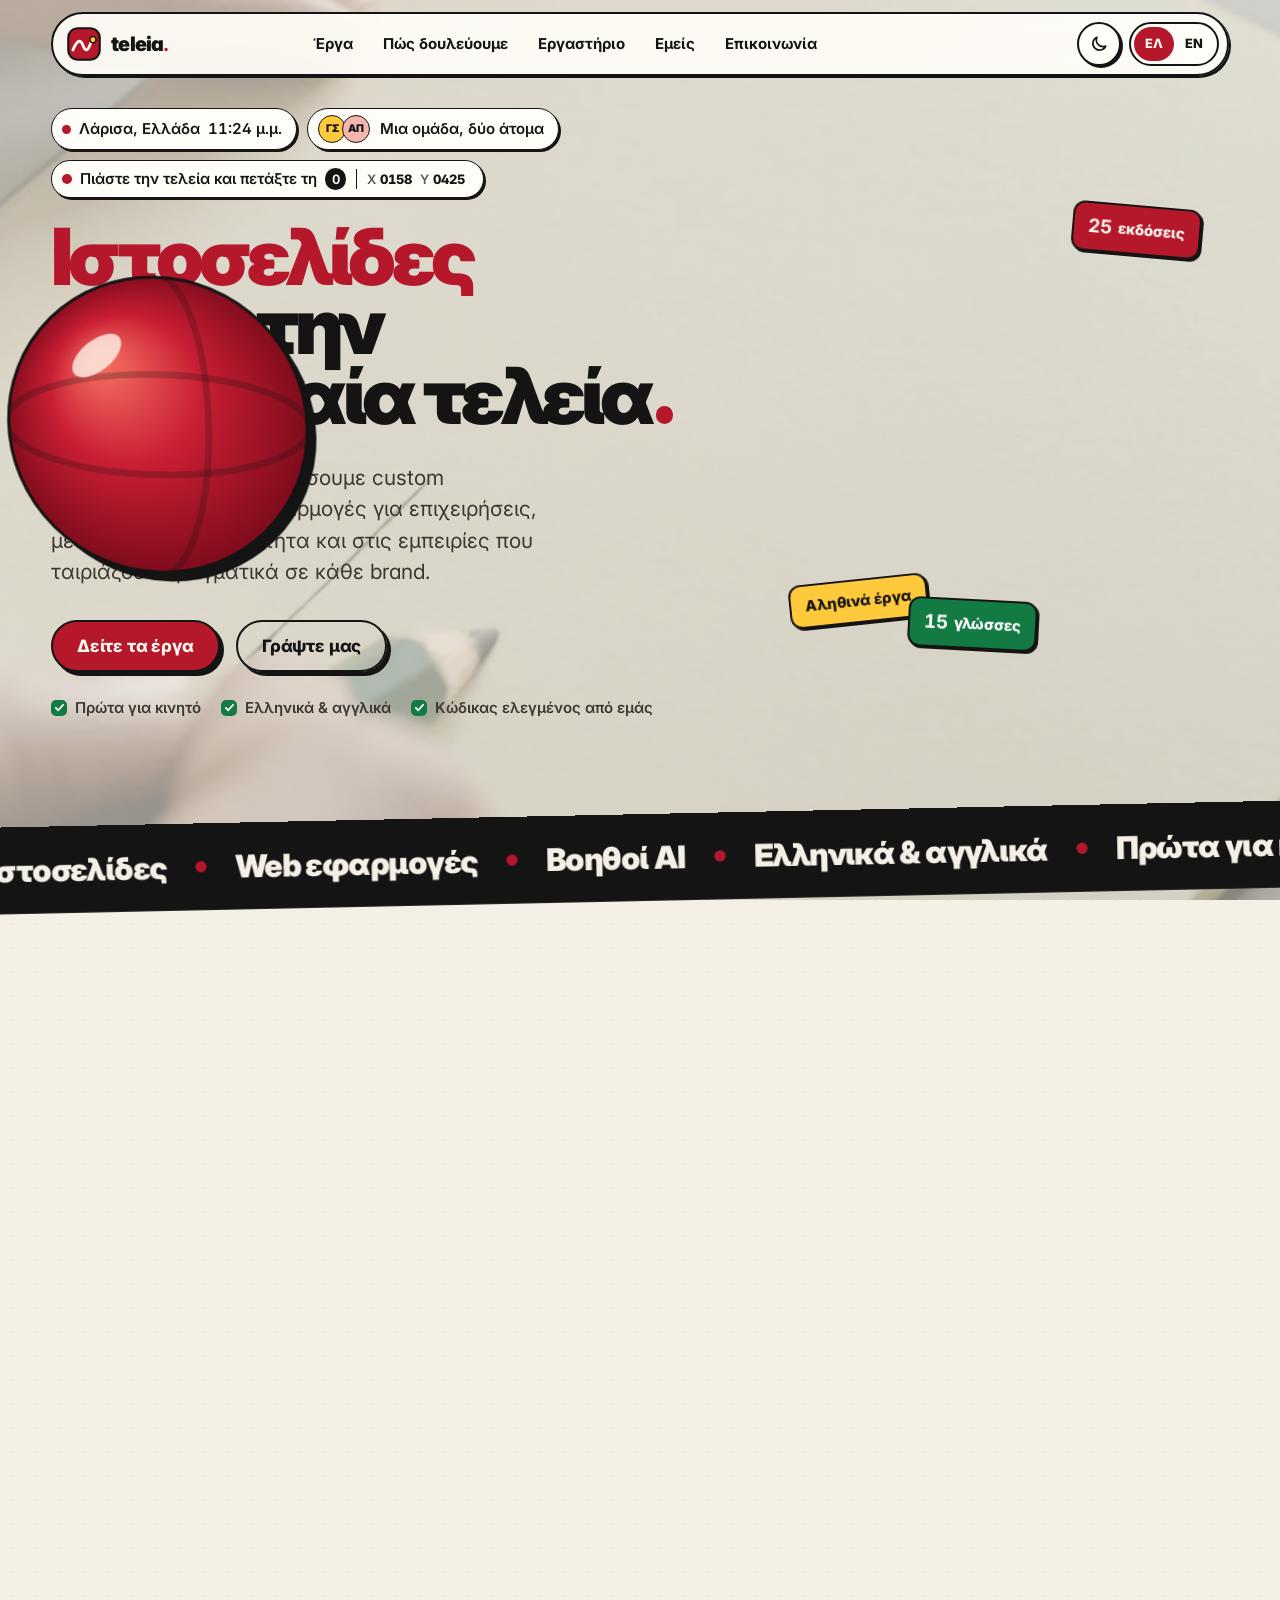
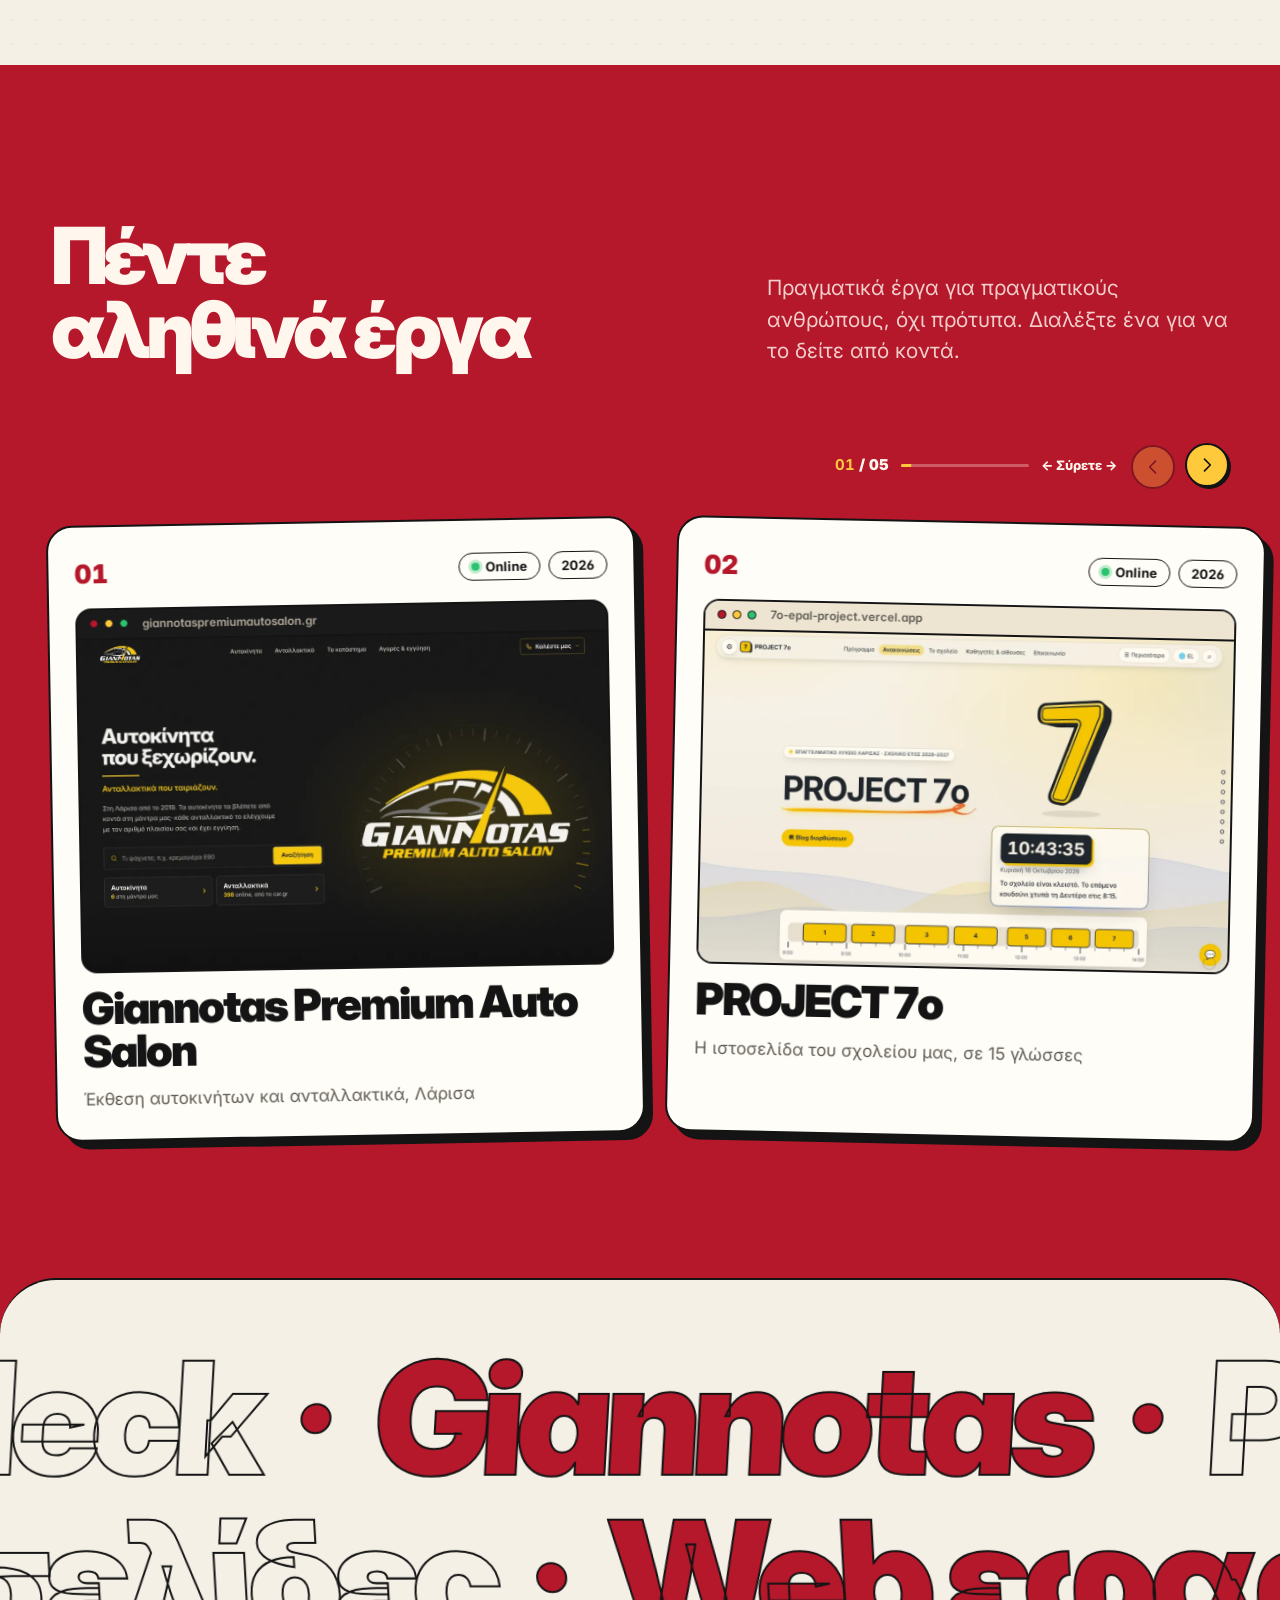
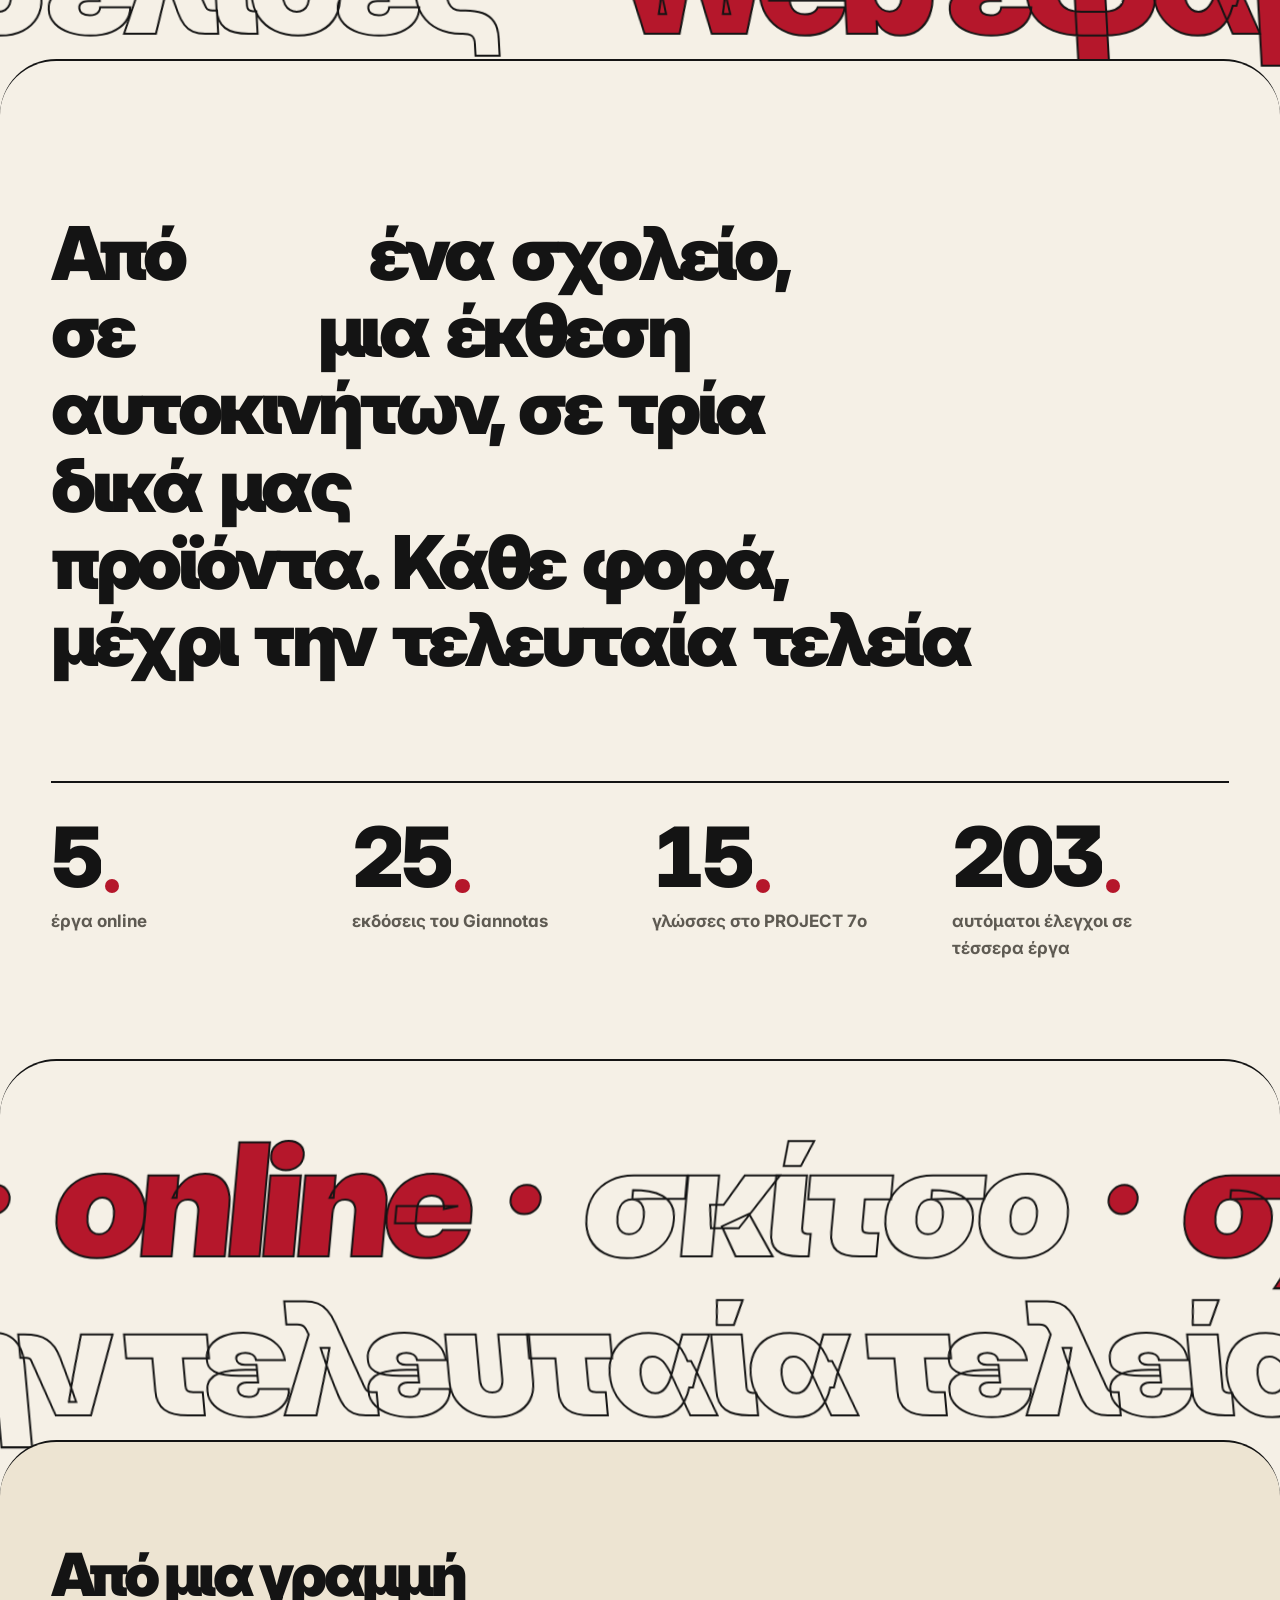
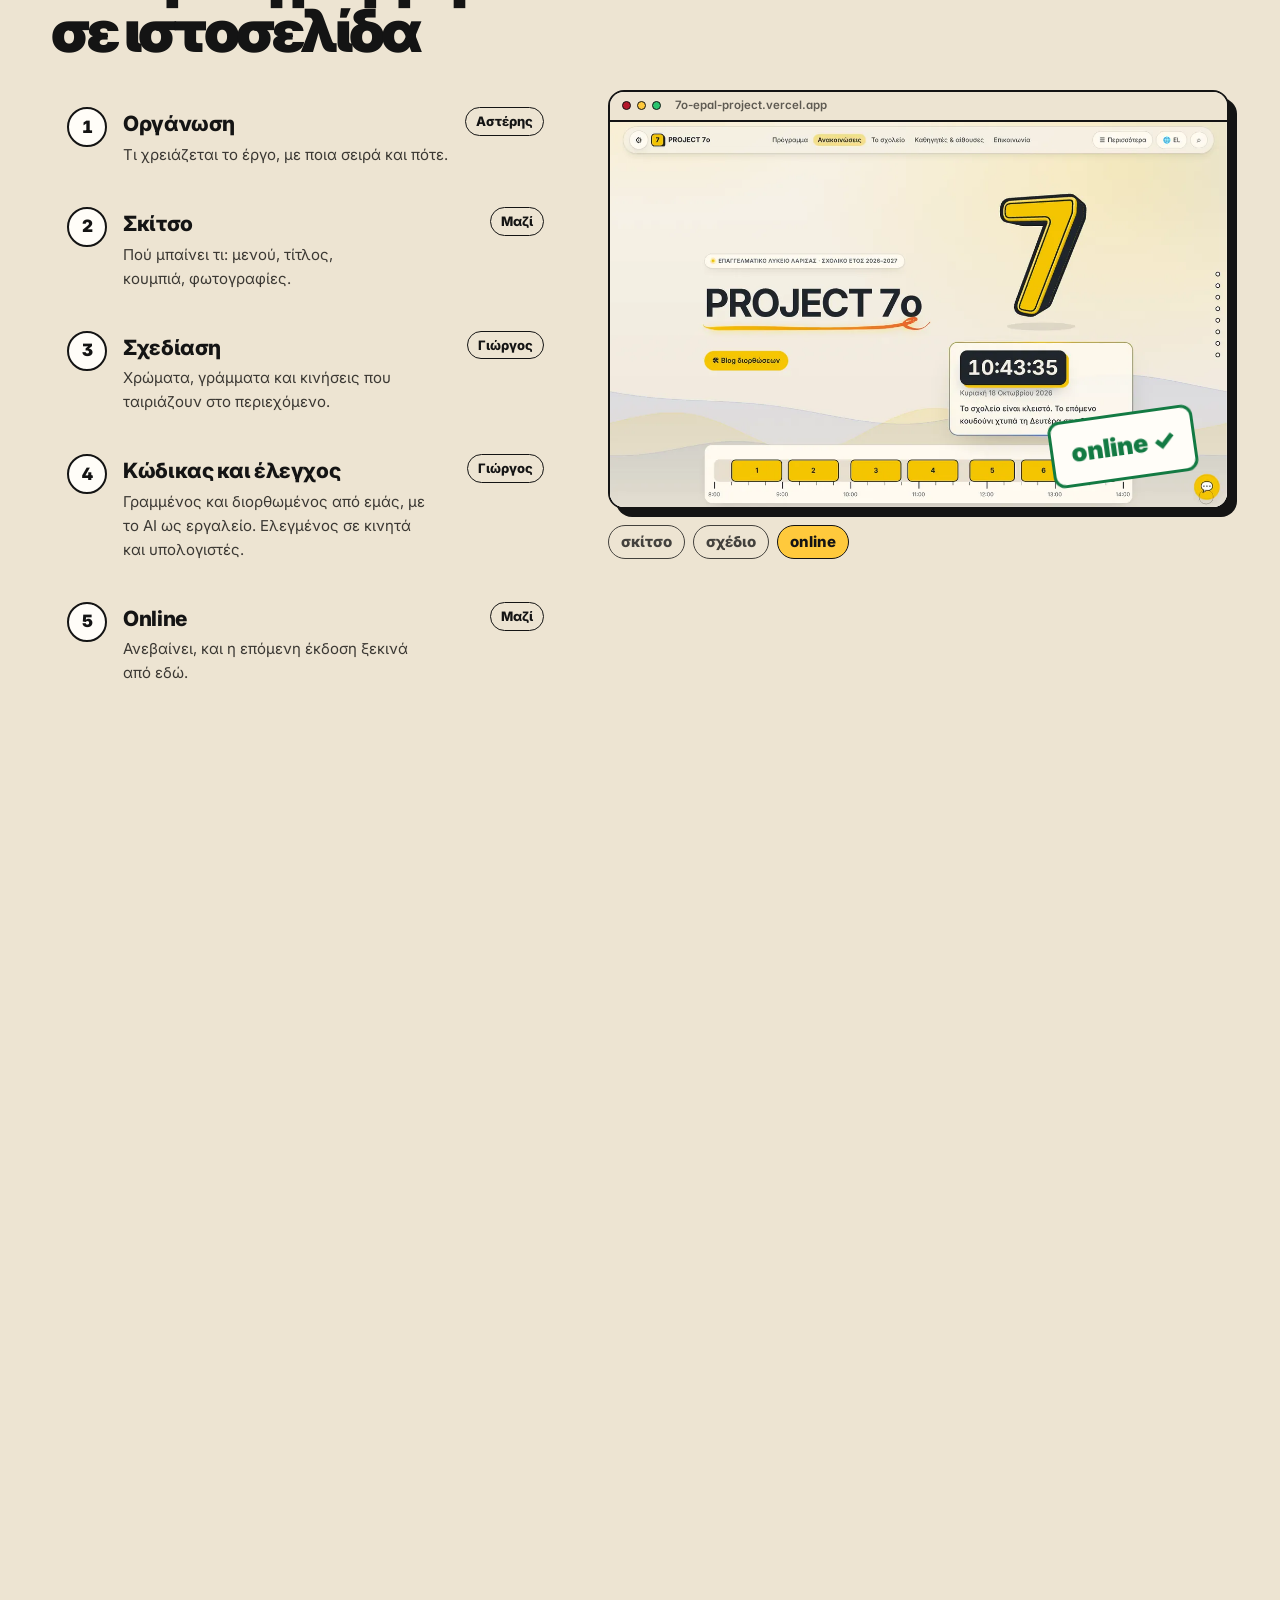
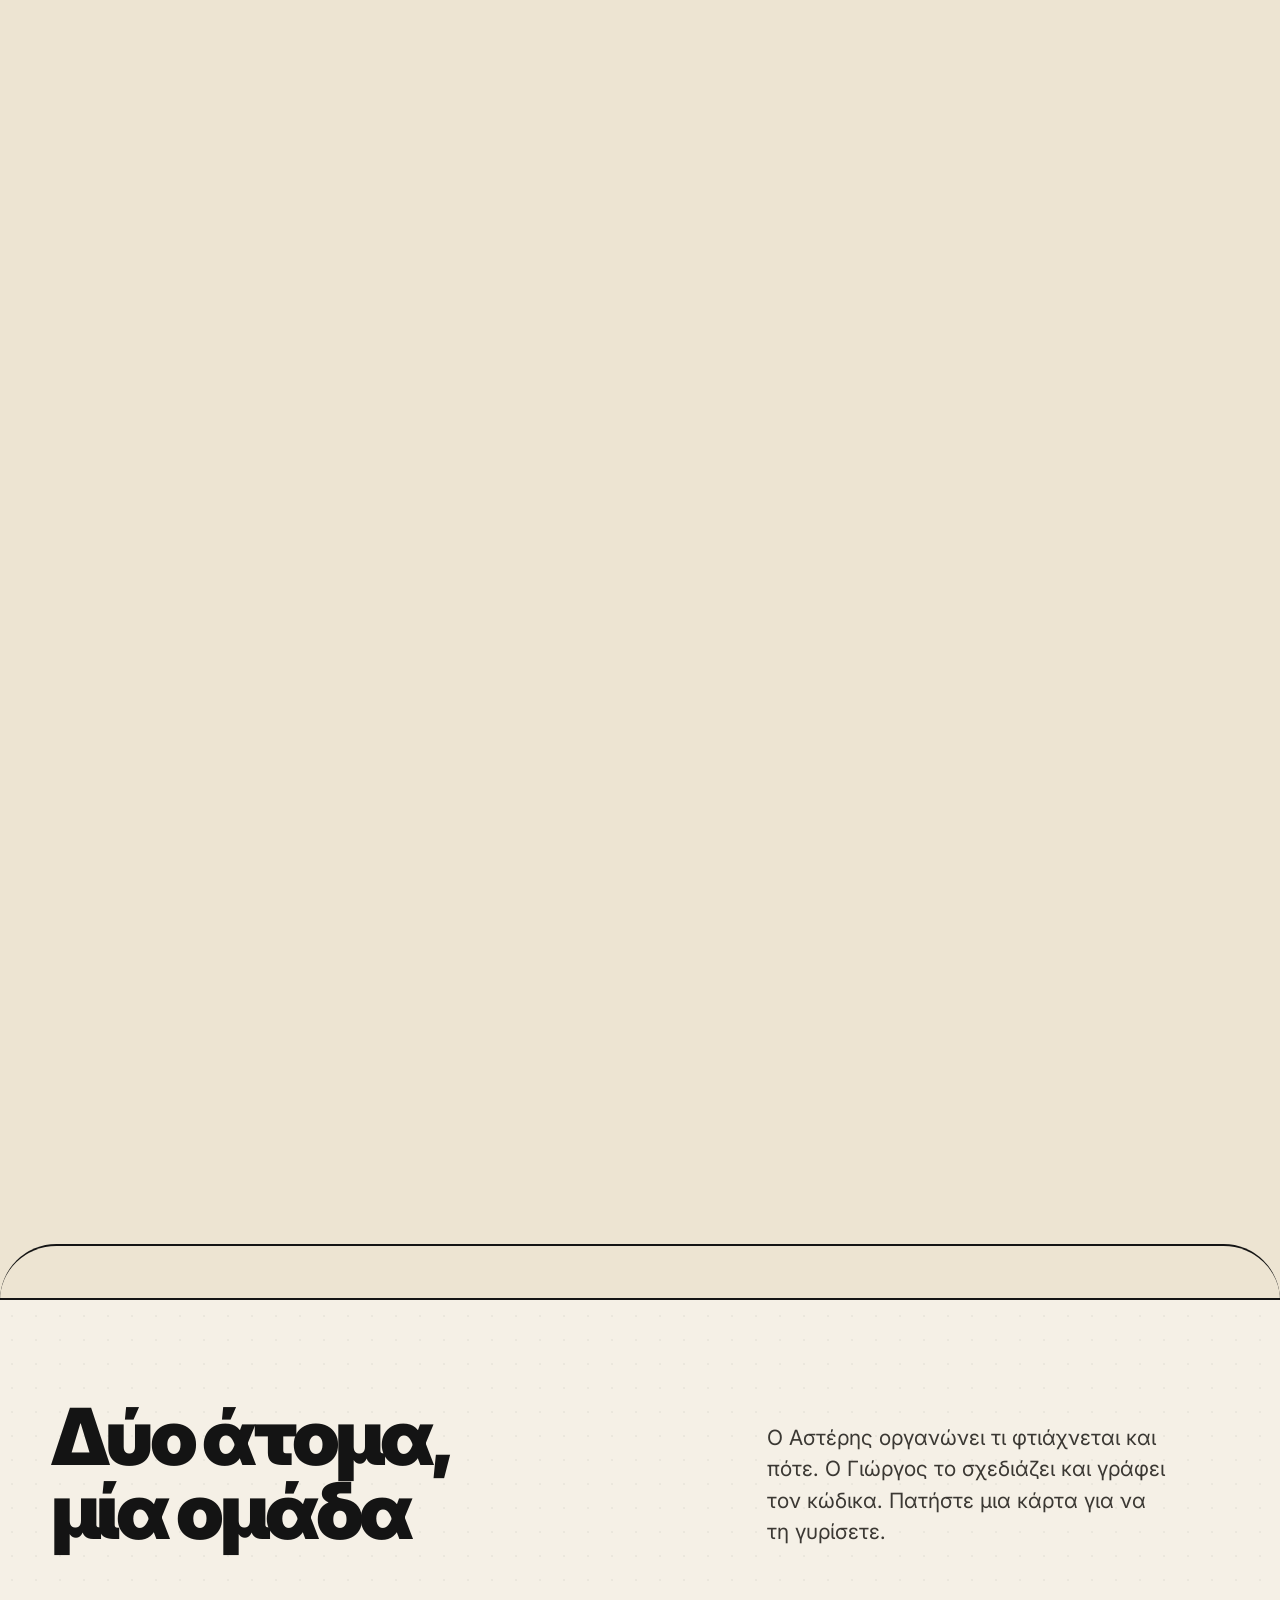
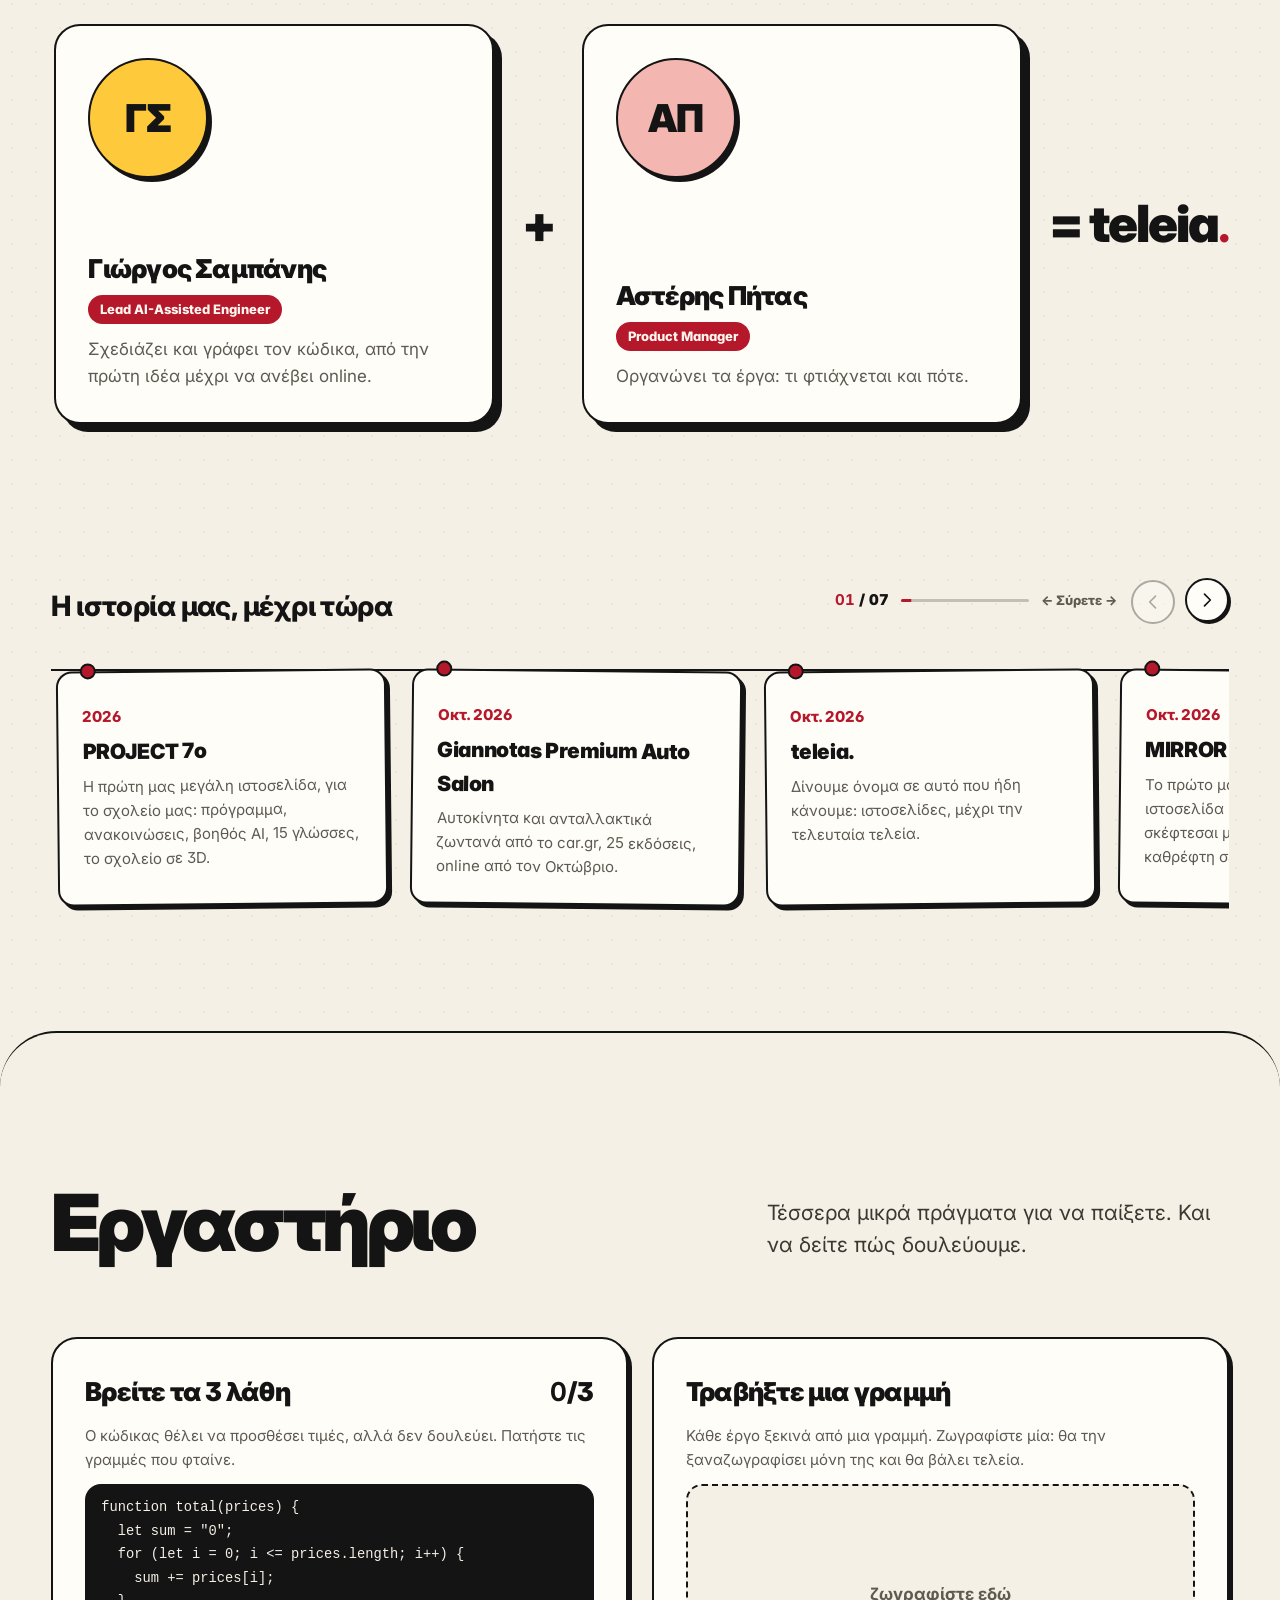
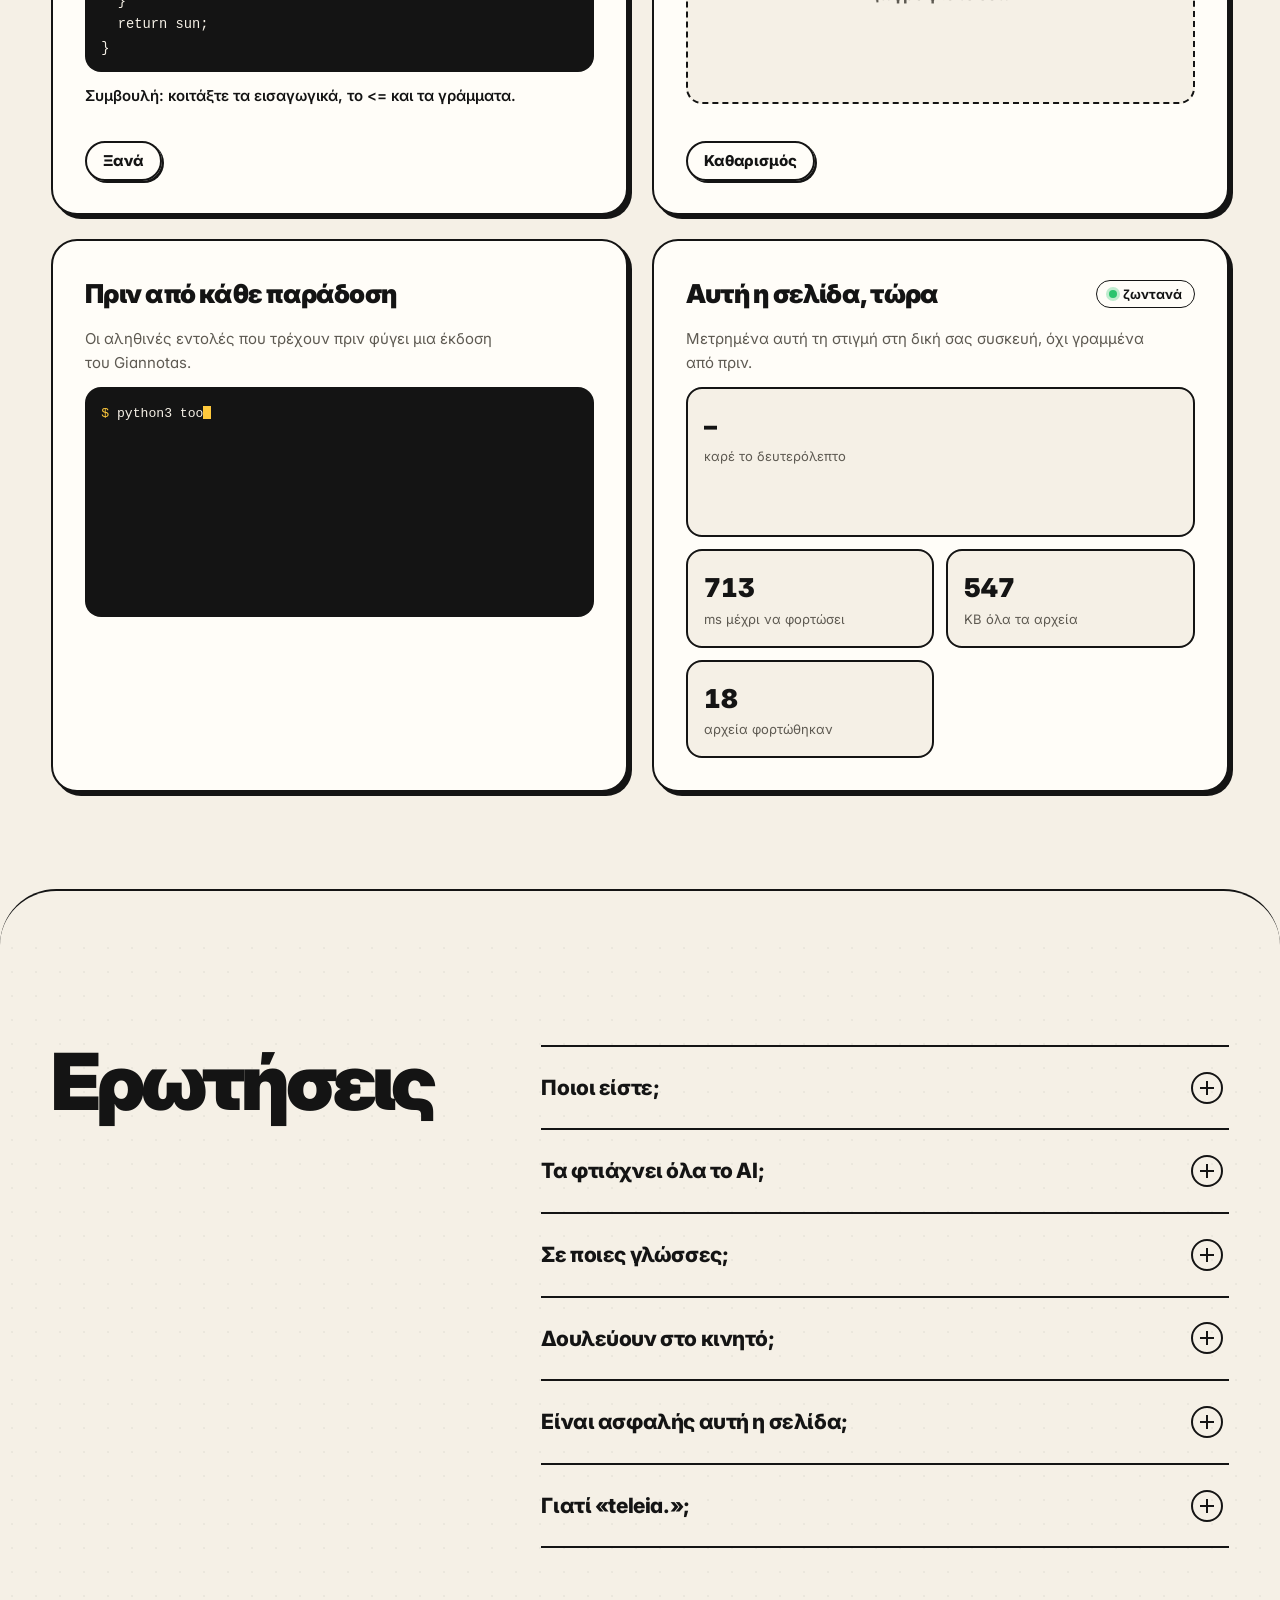
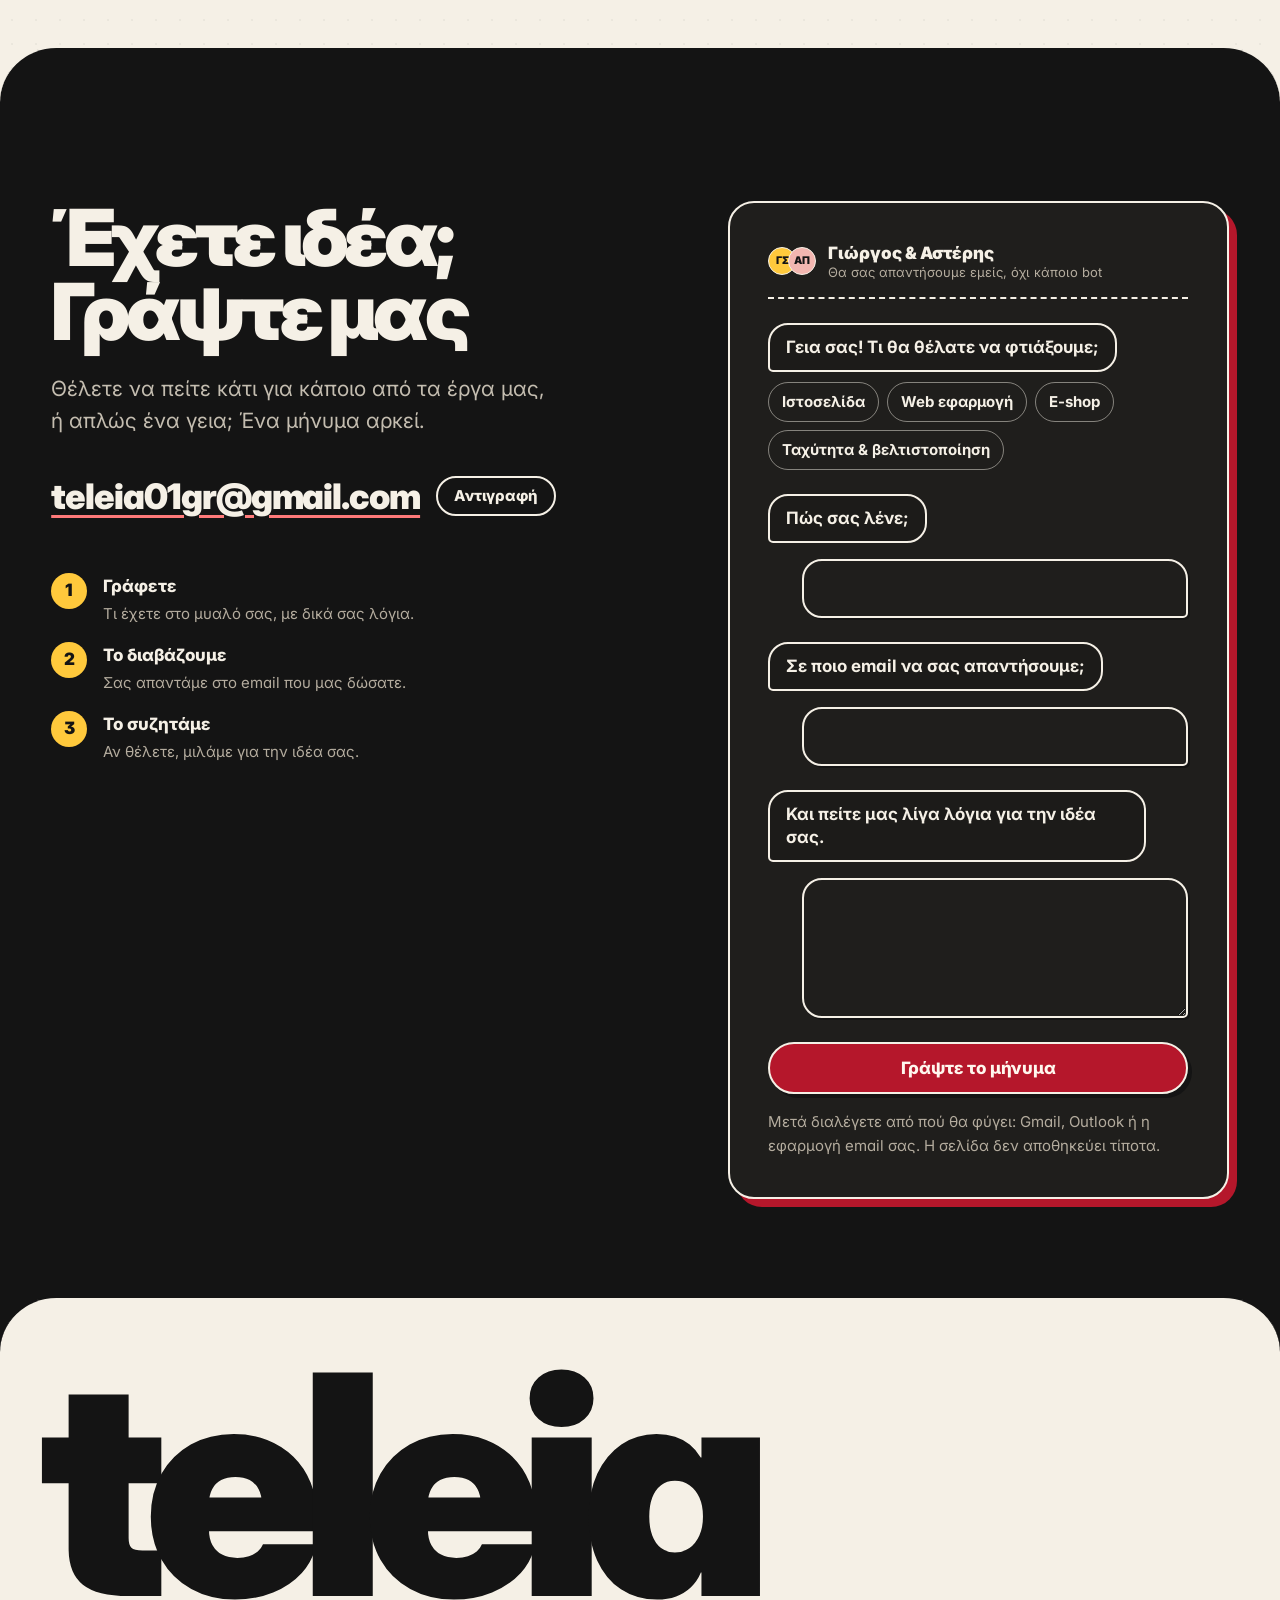
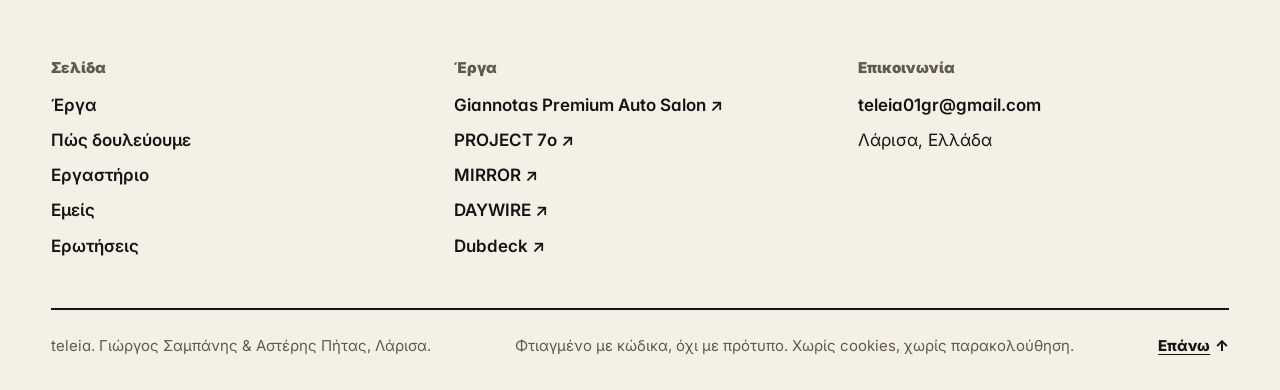
<file: portfolio/index.html>
<!doctype html>
<html lang="el">
<head>
<meta charset="utf-8">
<meta name="viewport" content="width=device-width,initial-scale=1,viewport-fit=cover">
<title data-t="metaTitle">teleia. — Ιστοσελίδες μέχρι την τελευταία τελεία · Γιώργος Σαμπάνης &amp; Αστέρης Πήτας</title>
<meta name="description" data-ta="content:metaDesc" content="Το portfolio του Γιώργου Σαμπάνη και του Αστέρη Πήτα: ιστοσελίδες και web εφαρμογές από τη Λάρισα. Δείτε το Giannotas Premium Auto Salon, το PROJECT 7ο, το MIRROR, το DAYWIRE και το Dubdeck.">
<meta name="theme-color" content="#F5F0E6">
<link rel="icon" href="assets/img/icon.svg" type="image/svg+xml">
<link rel="apple-touch-icon" href="assets/img/apple-touch-icon.png">
<meta property="og:type" content="website">
<meta property="og:title" data-ta="content:ogTitle" content="teleia. — Ιστοσελίδες μέχρι την τελευταία τελεία">
<meta property="og:description" data-ta="content:ogDesc" content="Ιστοσελίδες και web εφαρμογές από τη Λάρισα. Δείτε τα έργα.">
<meta property="og:url" content="https://teleia01.vercel.app/">
<meta property="og:image" content="https://teleia01.vercel.app/assets/img/og.png">
<meta property="og:image:width" content="1200">
<meta property="og:image:height" content="630">
<meta property="og:image:alt" content="teleia. — Ιστοσελίδες μέχρι την τελευταία τελεία">
<meta name="twitter:card" content="summary_large_image">
<link rel="canonical" href="https://teleia01.vercel.app/">
<link rel="preload" href="assets/fonts/Inter-var.woff2" as="font" type="font/woff2" crossorigin>
<link rel="stylesheet" href="assets/css/tokens.css">
<link rel="stylesheet" href="assets/css/base.css">
<link rel="stylesheet" href="assets/css/components.css">
<link rel="stylesheet" href="assets/css/sections.css">
<link rel="stylesheet" href="assets/css/motion.css">
<script src="assets/js/boot.js"></script>
<script src="assets/js/i18n.js" defer></script>
<script src="assets/js/site.js" defer></script>
</head>
<body>
<!-- ============ the first second: a line is drawn, the full stop drops in (once per visit) ============ -->
<div class="intro" id="intro" aria-hidden="true">
  <svg viewBox="0 0 600 120"><path class="intro-line" pathLength="1" d="M16 84C90 18 150 16 196 66s104 52 152 0 112-44 160 6"/><circle class="intro-dot" cx="560" cy="80" r="14"/></svg>
  <p class="intro-word">teleia<b>.</b></p>
</div>

<a class="skip" href="#main" data-t="skip">Μετάβαση στο περιεχόμενο</a>

<!-- the travelling full stop (drawn by the script; only a picture) -->
<span class="traveler" id="traveler" aria-hidden="true"><i></i></span>
<span class="rail" id="rail" aria-hidden="true"></span>
<div class="cursor" id="cursor" aria-hidden="true"><span class="cursor-label"></span></div>
<div class="progress" aria-hidden="true"><i id="progress"></i></div>

<!-- ============ header ============ -->
<header class="hdr" id="hdr">
  <div class="hdr-in">
    <a class="brand" href="#top" data-ta="aria-label:brandAria" aria-label="teleia. — στην αρχή">
      <svg class="brand-mark" viewBox="0 0 40 40" aria-hidden="true"><rect x="1.5" y="1.5" width="37" height="37" rx="11"/><path d="M7 27c5-12 9-13 12-5s6 6 9-4"/><circle cx="30.5" cy="15" r="3.6"/></svg>
      <span class="brand-word">teleia<b>.</b></span>
    </a>
    <nav class="nav" id="nav" data-ta="aria-label:navAria" aria-label="Κύριο μενού">
      <a href="#work" data-t="navWork">Έργα</a>
      <a href="#process" data-t="navProcess">Πώς δουλεύουμε</a>
      <a href="#lab" data-t="navLab">Εργαστήριο</a>
      <a href="#team" data-t="navTeam">Εμείς</a>
      <a href="#contact" data-t="navContact">Επικοινωνία</a>
    </nav>
    <div class="hdr-tools">
      <button class="icon-btn" type="button" id="theme" aria-pressed="false" aria-label="Αλλαγή σε σκούρο θέμα">
        <svg viewBox="0 0 24 24" aria-hidden="true"><path class="moon" d="M20 14.5A8 8 0 0 1 9.5 4a8 8 0 1 0 10.5 10.5z"/><g class="sun"><circle cx="12" cy="12" r="4"/><path d="M12 2v2M12 20v2M2 12h2M20 12h2M4.9 4.9l1.4 1.4M17.7 17.7l1.4 1.4M4.9 19.1l1.4-1.4M17.7 6.3l1.4-1.4"/></g></svg>
      </button>
      <div class="lang" role="group" data-ta="aria-label:langAria" aria-label="Γλώσσα">
        <button type="button" data-lang="el" aria-pressed="true">ΕΛ</button><button type="button" data-lang="en" aria-pressed="false">EN</button>
      </div>
      <button class="icon-btn menu-btn" type="button" id="menuBtn" aria-expanded="false" aria-controls="nav" data-ta="aria-label:menu" aria-label="Μενού">
        <svg viewBox="0 0 24 24" aria-hidden="true"><path class="mb1" d="M4 8h16"/><path class="mb2" d="M4 16h16"/></svg>
      </button>
    </div>
  </div>
</header>

<main id="main">

  <!-- ============ hero ============ -->
  <section class="hero" id="top" aria-labelledby="heroTitle">
   <div class="hero-pin">
    <div class="hero-backdrop" aria-hidden="true">
      <video class="hero-background-video" muted playsinline loop preload="metadata" poster="assets/video/hero-poster.jpg" tabindex="-1">
        <source src="assets/video/hero.mp4?v=20261109" type="video/mp4">
      </video>
    </div>
    <div class="wrap hero-grid">
      <div class="hero-copy">
        <p class="hero-meta">
          <span class="pill"><i class="pulse" aria-hidden="true"></i><span data-t="heroPlace">Λάρισα, Ελλάδα</span> <time class="num" id="clock">--:--</time></span>
          <span class="pill duo"><b class="av av-g" aria-hidden="true">ΓΣ</b><b class="av av-a" aria-hidden="true">ΑΠ</b><span data-t="duoTxt">Μια ομάδα, δύο άτομα</span></span>
          <!-- a game for the pointer: a press anywhere in the hero drops a full stop (only a picture) -->
          <span class="pill play" id="play" aria-hidden="true" hidden><i class="play-dot"></i><span id="playHint"></span><b class="num play-n" id="playN">0</b><span class="play-xy num"><span>X</span><b id="playX">0000</b><span>Y</span><b id="playY">0000</b></span></span>
        </p>
        <h1 class="h1 hero-title" id="heroTitle"><span class="sr" data-t="heroTitle">Ιστοσελίδες μέχρι την τελευταία τελεία</span><span class="hero-vis" aria-hidden="true"><span class="rot" id="rot"><span class="rot-w" data-t="rot1">Ιστοσελίδες</span></span> <span class="words" data-t="heroTitleRest">μέχρι την τελευταία τελεία</span></span><span class="stop" data-stop="hero" aria-hidden="true"></span></h1>
        <p class="lead hero-lead" data-t="heroLead">Σχεδιάζουμε και αναπτύσσουμε custom ιστοσελίδες και web εφαρμογές για επιχειρήσεις, με έμφαση στην ταχύτητα και στις εμπειρίες που ταιριάζουν πραγματικά σε κάθε brand.</p>
        <div class="hero-acts">
          <a class="btn btn-red magnet" href="#work" data-t="seeWork">Δείτε τα έργα</a>
          <a class="btn btn-line magnet" href="#contact" data-t="writeUs">Γράψτε μας</a>
        </div>
        <ul class="ticks">
          <li data-t="hk1">Πρώτα για κινητό</li>
          <li data-t="hk2">Ελληνικά &amp; αγγλικά</li>
          <li data-t="hk3">Κώδικας ελεγμένος από εμάς</li>
        </ul>
      </div>

      <!-- the stage is the ball's home; the stickers float around it -->
      <div class="stage" id="stage" aria-hidden="true">
        <span class="sticker st-yel layer l4" data-t="stk1">Αληθινά έργα</span>
        <span class="sticker st-red layer l5"><b class="num">25</b> <span data-t="stk2">εκδόσεις</span></span>
        <span class="sticker st-grn layer l6"><b class="num">15</b> <span data-t="stk3">γλώσσες</span></span>
      </div>
    </div>

    <!-- the hero's centrepiece: a giant full stop you can grab, drag and fling. The ink stays on the paper behind the
         words; the ball flies over everything but never catches a click (only its round handle does). A picture only. -->
    <canvas class="ball-ink" id="ballInk" aria-hidden="true" hidden></canvas>
    <canvas class="ball-cv" id="ballCv" aria-hidden="true"></canvas>
    <span class="ball-grab" id="ballGrab" aria-hidden="true" data-cursor="cGrab"></span>

    <div class="marquee" aria-hidden="true">
      <div class="marquee-track">
        <span data-t="mq1">Ιστοσελίδες</span><i></i><span data-t="mq2">Web εφαρμογές</span><i></i><span data-t="mq3">Βοηθοί AI</span><i></i><span data-t="mq4">Ελληνικά &amp; αγγλικά</span><i></i><span data-t="mq5">Πρώτα για κινητό</span><i></i><span data-t="mq6">Ζωντανά δεδομένα</span><i></i><span data-t="mq7">Λάρισα</span><i></i>
      </div>
    </div>
   </div>
  </section>

  <!-- ============ work: the index of the two chapters ============ -->
  <!-- the hero's full stop grows until the page falls into it: the red of the next section -->
  <span class="zoom" id="zoom" aria-hidden="true"></span>
  <section class="sec work" id="work" aria-labelledby="workTitle">
    <div class="wrap">
      <div class="sec-head">
        <h2 class="h2" id="workTitle"><span class="words" data-t="workTitle">Πέντε αληθινά έργα</span><span class="stop" data-stop aria-hidden="true"></span></h2>
        <p class="lead" data-t="workLead">Πραγματικά έργα για πραγματικούς ανθρώπους, όχι πρότυπα. Διαλέξτε ένα για να το δείτε από κοντά.</p>
      </div>
      <!-- the five projects as a deck of big cards: a plain scrolling row (swipe, trackpad, arrow keys), plus a
           counter, a bar, two buttons and dragging with the mouse -->
      <div class="deck-tools slider-tools">
        <span class="slider-count num" aria-hidden="true"><b id="deckNow">01</b> / <span id="deckAll">04</span></span>
        <span class="slider-bar" aria-hidden="true"><i id="deckBar"></i></span>
        <span class="slider-hint" aria-hidden="true">← <span data-t="drag">Σύρετε</span> →</span>
        <button class="icon-btn" type="button" id="deckPrev" data-ta="aria-label:prev" aria-label="Προηγούμενο"><svg viewBox="0 0 24 24" aria-hidden="true"><path d="M15 5l-7 7 7 7"/></svg></button>
        <button class="icon-btn" type="button" id="deckNext" data-ta="aria-label:next" aria-label="Επόμενο"><svg viewBox="0 0 24 24" aria-hidden="true"><path d="M9 5l7 7-7 7"/></svg></button>
      </div>
    </div>
    <ol class="deck" id="deck" tabindex="0" data-ta="aria-label:deckAria" aria-label="Τα πέντε έργα">
        <li class="card">
          <a class="card-in" href="erga.html#giannotas" data-cursor="cOpen">
            <span class="card-top"><span class="card-n num">01</span><span class="chip chip-live" data-t="live">Online</span><span class="chip">2026</span></span>
            <span class="card-shot frame frame-browser frame-dark"><span class="frame-bar"><i></i><i></i><i></i><span>giannotaspremiumautosalon.gr</span></span><img src="assets/img/work/giannotas.webp" width="1200" height="750" alt="" loading="lazy" draggable="false"></span>
            <span class="card-name">Giannotas Premium Auto Salon</span>
            <span class="card-what" data-t="ixG">Έκθεση αυτοκινήτων και ανταλλακτικά, Λάρισα</span>
          </a>
        </li>
        <li class="card">
          <a class="card-in" href="erga.html#project7" data-cursor="cOpen">
            <span class="card-top"><span class="card-n num">02</span><span class="chip chip-live" data-t="live">Online</span><span class="chip">2026</span></span>
            <span class="card-shot frame frame-browser"><span class="frame-bar"><i></i><i></i><i></i><span>7o-epal-project.vercel.app</span></span><img src="assets/img/work/project7.webp" width="1200" height="750" alt="" loading="lazy" draggable="false"></span>
            <span class="card-name">PROJECT 7ο</span>
            <span class="card-what" data-t="ixP">Η ιστοσελίδα του σχολείου μας, σε 15 γλώσσες</span>
          </a>
        </li>
        <li class="card">
          <a class="card-in" href="erga.html#mirror" data-cursor="cOpen">
            <span class="card-top"><span class="card-n num">03</span><span class="chip chip-live" data-t="live">Online</span><span class="chip">2026</span></span>
            <span class="card-shot frame frame-browser frame-dark"><span class="frame-bar"><i></i><i></i><i></i><span>projectmirror.vercel.app</span></span><img src="assets/img/work/mirror.webp" width="1200" height="750" alt="" loading="lazy" draggable="false"></span>
            <span class="card-name">MIRROR</span>
            <span class="card-what" data-t="ixM">Ιστοσελίδα και εφαρμογή για αποφάσεις, σε 2 γλώσσες</span>
          </a>
        </li>
        <li class="card">
          <a class="card-in" href="erga.html#daywire" data-cursor="cOpen">
            <span class="card-top"><span class="card-n num">04</span><span class="chip chip-live" data-t="live">Online</span><span class="chip">2026</span></span>
            <span class="card-shot frame frame-browser frame-dark"><span class="frame-bar"><i></i><i></i><i></i><span>DAYWIRE</span></span><img src="assets/img/work/daywire.webp" width="1200" height="750" alt="" loading="lazy" draggable="false"></span>
            <span class="card-name">DAYWIRE</span>
            <span class="card-what" data-t="ixD">Τι αλλάζει σήμερα στην πόλη σου, από τις επίσημες πηγές</span>
          </a>
        </li>
        <li class="card">
          <a class="card-in" href="erga.html#dubdeck" data-cursor="cOpen">
            <span class="card-top"><span class="card-n num">05</span><span class="chip chip-live" data-t="live">Online</span><span class="chip">2026</span></span>
            <span class="card-shot frame frame-browser frame-dark"><span class="frame-bar"><i></i><i></i><i></i><span>dubdeck.vercel.app</span></span><img src="assets/img/work/dubdeck.webp" width="1200" height="750" alt="" loading="lazy" draggable="false"></span>
            <span class="card-name">Dubdeck</span>
            <span class="card-what" data-t="ixDd">Ένα λεπτό στη σκηνή, ο δρόμος για το Spotify</span>
          </a>
        </li>
    </ol>
    <div class="wrap">
    </div>
  </section>

  <!-- huge outlined words that slide sideways with the scroll and lean with its speed (only a picture) -->
  <div class="kin" aria-hidden="true">
    <p class="kin-row" data-dir="1"><span>Giannotas</span><i></i><span class="kin-fill">PROJECT 7ο</span><i></i><span>MIRROR</span><i></i><span class="kin-fill">DAYWIRE</span><i></i><span>Dubdeck</span><i></i><span class="kin-fill">Giannotas</span><i></i><span>PROJECT 7ο</span><i></i><span class="kin-fill">MIRROR</span><i></i><span>DAYWIRE</span><i></i><span class="kin-fill">Dubdeck</span><i></i><span>Giannotas</span><i></i><span class="kin-fill">PROJECT 7ο</span><i></i><span>MIRROR</span><i></i><span class="kin-fill">DAYWIRE</span><i></i><span>Dubdeck</span><i></i></p>
    <p class="kin-row" data-dir="-1"><span data-t="mq1">Ιστοσελίδες</span><i></i><span class="kin-fill" data-t="mq2">Web εφαρμογές</span><i></i><span data-t="mq3">Βοηθοί AI</span><i></i><span class="kin-fill" data-t="mq7">Λάρισα</span><i></i><span data-t="mq1">Ιστοσελίδες</span><i></i><span class="kin-fill" data-t="mq2">Web εφαρμογές</span><i></i><span data-t="mq3">Βοηθοί AI</span><i></i><span class="kin-fill" data-t="mq7">Λάρισα</span><i></i><span data-t="mq1">Ιστοσελίδες</span><i></i><span class="kin-fill" data-t="mq2">Web εφαρμογές</span><i></i><span data-t="mq3">Βοηθοί AI</span><i></i><span class="kin-fill" data-t="mq7">Λάρισα</span><i></i></p>
  </div>

  <!-- ============ in a few words: a sentence with the projects inside it, then the numbers ============ -->
  <section class="sec statement" id="statement" aria-labelledby="stmtTitle">
    <div class="wrap">
      <h2 class="sr" id="stmtTitle" data-t="stmtTitle">Με λίγα λόγια</h2>
      <p class="stmt">
        <span data-t="sm1">Από</span> <span class="stmt-img"><img src="assets/img/work/project7.webp" width="1200" height="750" alt="" loading="lazy"></span> <span data-t="sm2">ένα σχολείο,</span>
        <span data-t="sm3">σε</span> <span class="stmt-img"><img src="assets/img/work/giannotas.webp" width="1200" height="750" alt="" loading="lazy"></span> <span data-t="sm4">μια έκθεση αυτοκινήτων,</span>
        <span data-t="sm5">σε τρία δικά μας</span> <span class="stmt-img"><img src="assets/img/work/mirror.webp" width="1200" height="750" alt="" loading="lazy"></span><span class="stmt-img"><img src="assets/img/work/daywire.webp" width="1200" height="750" alt="" loading="lazy"></span><span class="stmt-img"><img src="assets/img/work/dubdeck.webp" width="1200" height="750" alt="" loading="lazy"></span> <span data-t="sm6">προϊόντα.</span>
        <span data-t="sm7">Κάθε φορά, μέχρι την τελευταία τελεία</span><span class="stop" data-stop aria-hidden="true"></span>
      </p>
      <!-- the numbers roll like an odometer; the real figure is in the .sr text, the rolling digits are only a picture -->
      <ul class="odo">
        <li><b class="odo-num num" data-odo="5" aria-hidden="true">5</b><span class="sr">5</span><span data-t="od1">έργα online</span></li>
        <li><b class="odo-num num" data-odo="25" aria-hidden="true">25</b><span class="sr">25</span><span data-t="od2">εκδόσεις του Giannotas</span></li>
        <li><b class="odo-num num" data-odo="15" aria-hidden="true">15</b><span class="sr">15</span><span data-t="od3">γλώσσες στο PROJECT 7ο</span></li>
        <li><b class="odo-num num" data-odo="203" aria-hidden="true">203</b><span class="sr">203</span><span data-t="od4">αυτόματοι έλεγχοι σε τέσσερα έργα</span></li>
      </ul>
    </div>
  </section>

  <!-- huge outlined words that slide sideways with the scroll and lean with its speed (only a picture) -->
  <div class="kin" aria-hidden="true">
    <p class="kin-row" data-dir="1"><span data-t="ph1">σκίτσο</span><i></i><span class="kin-fill" data-t="ph2">σχέδιο</span><i></i><span data-t="kinCode">κώδικας</span><i></i><span class="kin-fill" data-t="ph3">online</span><i></i><span data-t="ph1">σκίτσο</span><i></i><span class="kin-fill" data-t="ph2">σχέδιο</span><i></i><span data-t="kinCode">κώδικας</span><i></i><span class="kin-fill" data-t="ph3">online</span><i></i><span data-t="ph1">σκίτσο</span><i></i><span class="kin-fill" data-t="ph2">σχέδιο</span><i></i><span data-t="kinCode">κώδικας</span><i></i><span class="kin-fill" data-t="ph3">online</span><i></i></p>
    <p class="kin-row" data-dir="-1"><span data-t="heroTitleRest">μέχρι την τελευταία τελεία</span><i></i><span data-t="heroTitleRest">μέχρι την τελευταία τελεία</span><i></i><span data-t="heroTitleRest">μέχρι την τελευταία τελεία</span><i></i></p>
  </div>

  <!-- ============ process: a line becomes a website as you scroll ============ -->
  <section class="process" id="process" aria-labelledby="procTitle">
    <div class="proc-pin">
      <div class="wrap proc-grid">
        <div class="proc-copy">
          <h2 class="h2" id="procTitle"><span class="words" data-t="procTitle">Από μια γραμμή σε ιστοσελίδα</span><span class="stop" data-stop aria-hidden="true"></span></h2>
          <ol class="steps" id="steps">
            <li class="step"><span class="step-n num">1</span><div><h3 data-t="st1h">Οργάνωση</h3><p data-t="st1p">Τι χρειάζεται το έργο, με ποια σειρά και πότε.</p></div><span class="who" data-t="whoA">Αστέρης</span></li>
            <li class="step"><span class="step-n num">2</span><div><h3 data-t="st2h">Σκίτσο</h3><p data-t="st2p">Πού μπαίνει τι: μενού, τίτλος, κουμπιά, φωτογραφίες.</p></div><span class="who" data-t="whoBoth">Μαζί</span></li>
            <li class="step"><span class="step-n num">3</span><div><h3 data-t="st3h">Σχεδίαση</h3><p data-t="st3p">Χρώματα, γράμματα και κινήσεις που ταιριάζουν στο περιεχόμενο.</p></div><span class="who" data-t="whoG">Γιώργος</span></li>
            <li class="step"><span class="step-n num">4</span><div><h3 data-t="st4h">Κώδικας και έλεγχος</h3><p data-t="st4p">Γραμμένος και διορθωμένος από εμάς, με το AI ως εργαλείο. Ελεγμένος σε κινητά και υπολογιστές.</p></div><span class="who" data-t="whoG">Γιώργος</span></li>
            <li class="step"><span class="step-n num">5</span><div><h3 data-t="st5h">Online</h3><p data-t="st5p">Ανεβαίνει, και η επόμενη έκδοση ξεκινά από εδώ.</p></div><span class="who" data-t="whoBoth">Μαζί</span></li>
          </ol>
        </div>
        <div class="proc-visual" aria-hidden="true">
          <div class="frame frame-browser proc-frame">
            <div class="frame-bar"><i></i><i></i><i></i><span class="proc-url">sketch.teleia</span></div>
            <div class="proc-canvas">
              <!-- 1. the sketch, drawn in ink -->
              <svg class="proc-sketch" viewBox="0 0 1200 750" preserveAspectRatio="none">
                <path pathLength="1" d="M40 60h1120"/>
                <path pathLength="1" d="M60 30h140M900 30h80M1010 30h80M1110 30h40"/>
                <path pathLength="1" d="M80 160c120-6 380-4 520 2M80 250c100-4 300-6 420 0"/>
                <path pathLength="1" d="M80 340h300v60H80z"/>
                <path pathLength="1" d="M720 140h400v300H720zM720 140l400 300M1120 140L720 440"/>
                <path pathLength="1" d="M80 520h320v180H80zM440 520h320v180H440zM800 520h320v180H800z"/>
              </svg>
              <!-- 2. the design, in flat colour -->
              <div class="proc-design">
                <i class="pd-nav"></i><i class="pd-h1"></i><i class="pd-h2"></i><i class="pd-btn"></i><i class="pd-img"></i><i class="pd-c1"></i><i class="pd-c2"></i><i class="pd-c3"></i>
              </div>
              <!-- 3. the real website -->
              <img class="proc-site" src="assets/img/work/project7.webp" width="1200" height="750" alt="" loading="lazy">
              <span class="proc-stamp"><span data-t="stamp">online</span> ✓</span>
            </div>
          </div>
          <ol class="proc-phases"><li data-t="ph1">σκίτσο</li><li data-t="ph2">σχέδιο</li><li data-t="ph3">online</li></ol>
        </div>
      </div>
    </div>
  </section>

  <!-- ============ team + our story ============ -->
  <section class="sec team" id="team" aria-labelledby="teamTitle">
    <div class="wrap">
      <div class="sec-head">
        <h2 class="h2" id="teamTitle"><span class="words" data-t="teamTitle">Δύο άτομα, μία ομάδα</span><span class="stop" data-stop aria-hidden="true"></span></h2>
        <p class="lead" data-t="teamLead">Ο Αστέρης οργανώνει τι φτιάχνεται και πότε. Ο Γιώργος το σχεδιάζει και γράφει τον κώδικα. Πατήστε μια κάρτα για να τη γυρίσετε.</p>
      </div>
      <div class="people">
        <button class="person" type="button" aria-pressed="false" data-cursor="cFlip">
          <span class="person-face person-front">
            <b class="av av-g av-xl" aria-hidden="true">ΓΣ</b>
            <span class="person-name" data-t="gName">Γιώργος Σαμπάνης</span>
            <span class="person-role">Lead AI-Assisted Engineer</span>
            <span class="person-sum" data-t="gSum">Σχεδιάζει και γράφει τον κώδικα, από την πρώτη ιδέα μέχρι να ανέβει online.</span>
          </span>
          <span class="person-face person-back">
            <span class="person-name" data-t="gName">Γιώργος Σαμπάνης</span>
            <span class="person-list">
              <span data-t="gB1">Κάνει debug μόνος του: βρίσκει και διορθώνει τα λάθη στον κώδικα.</span>
              <span data-t="gB2">Χρησιμοποιεί το AI ως εργαλείο, όχι για να κάνει τη δουλειά μόνο του.</span>
              <span data-t="gB3">Ελέγχει κάθε σελίδα σε κινητά και υπολογιστές.</span>
              <span data-t="gB4">Αγαπά τους υπολογιστές και τους servers.</span>
            </span>
          </span>
        </button>
        <span class="plus" aria-hidden="true">+</span>
        <button class="person" type="button" aria-pressed="false" data-cursor="cFlip">
          <span class="person-face person-front">
            <b class="av av-a av-xl" aria-hidden="true">ΑΠ</b>
            <span class="person-name" data-t="aName">Αστέρης Πήτας</span>
            <span class="person-role">Product Manager</span>
            <span class="person-sum" data-t="aSum">Οργανώνει τα έργα: τι φτιάχνεται και πότε.</span>
          </span>
          <span class="person-face person-back">
            <span class="person-name" data-t="aName">Αστέρης Πήτας</span>
            <span class="person-list">
              <span data-t="aB1">Βάζει σε σειρά τι χρειάζεται κάθε έργο.</span>
              <span data-t="aB2">Φροντίζει να ολοκληρώνεται ό,τι σχεδιάστηκε.</span>
              <span data-t="aB3">Μαζί φτιάξαμε το PROJECT 7ο για το σχολείο μας.</span>
            </span>
          </span>
        </button>
        <span class="equals" aria-hidden="true">= teleia<b>.</b></span>
      </div>

      <div class="story">
        <div class="story-head">
          <h3 class="h3" data-t="storyTitle">Η ιστορία μας, μέχρι τώρα</h3>
          <!-- a slider: drag it, swipe it, or use the arrows (it is a plain scrolling row underneath) -->
          <div class="slider-tools">
            <span class="slider-count num" aria-hidden="true"><b id="storyNow">01</b> / <span id="storyAll">06</span></span>
            <span class="slider-bar" aria-hidden="true"><i id="storyBar"></i></span>
            <span class="slider-hint" aria-hidden="true">← <span data-t="drag">Σύρετε</span> →</span>
            <button class="icon-btn" type="button" id="storyPrev" data-ta="aria-label:prev" aria-label="Προηγούμενο"><svg viewBox="0 0 24 24" aria-hidden="true"><path d="M15 5l-7 7 7 7"/></svg></button>
            <button class="icon-btn" type="button" id="storyNext" data-ta="aria-label:next" aria-label="Επόμενο"><svg viewBox="0 0 24 24" aria-hidden="true"><path d="M9 5l7 7-7 7"/></svg></button>
          </div>
        </div>
        <ol class="story-line" id="storyLine" tabindex="0" data-cursor="cDrag" data-ta="aria-label:storyAria" aria-label="Η ιστορία μας, μέχρι τώρα">
          <li><time>2026</time><b>PROJECT 7ο</b><span data-t="sy1">Η πρώτη μας μεγάλη ιστοσελίδα, για το σχολείο μας: πρόγραμμα, ανακοινώσεις, βοηθός AI, 15 γλώσσες, το σχολείο σε 3D.</span></li>
          <li><time data-t="syOct">Οκτ. 2026</time><b>Giannotas Premium Auto Salon</b><span data-t="sy2">Αυτοκίνητα και ανταλλακτικά ζωντανά από το car.gr, 25 εκδόσεις, online από τον Οκτώβριο.</span></li>
          <li><time data-t="syOct">Οκτ. 2026</time><b>teleia.</b><span data-t="sy3">Δίνουμε όνομα σε αυτό που ήδη κάνουμε: ιστοσελίδες, μέχρι την τελευταία τελεία.</span></li>
          <li><time data-t="syOct">Οκτ. 2026</time><b>MIRROR</b><span data-t="sy5">Το πρώτο μας δικό προϊόν: μια ιστοσελίδα με εφαρμογή για να σκέφτεσαι μια απόφαση, με υγρό καθρέφτη σε WebGL.</span></li>
          <li><time data-t="syOct">Οκτ. 2026</time><b>DAYWIRE</b><span data-t="sy6">Τι αλλάζει σήμερα στη Λάρισα και σε άλλες πόλεις, σε έναν πίνακα με πτερύγια σαν των σταθμών. Μόνο από επίσημες πηγές.</span></li>
          <li><time data-t="syNov">Νοε. 2026</time><b>Dubdeck</b><span data-t="sy7">Δικό μας προϊόν για νέα μουσική: δείγματα ενός λεπτού σε μια κοινή σκηνή, μια εβδομαδιαία αφίσα και ο δρόμος για το Spotify.</span></li>
          <li class="story-next"><time data-t="syNext">Επόμενο</time><b data-t="sy4h">Το επόμενο έργο</b><span data-t="sy4">Εδώ θα μπει η επόμενη γραμμή.</span></li>
        </ol>
      </div>
    </div>
  </section>

  <!-- ============ lab ============ -->
  <section class="sec lab" id="lab" aria-labelledby="labTitle">
    <div class="wrap">
      <div class="sec-head">
        <h2 class="h2" id="labTitle"><span class="words" data-t="labTitle">Εργαστήριο</span><span class="stop" data-stop aria-hidden="true"></span></h2>
        <p class="lead" data-t="labSub">Τέσσερα μικρά πράγματα για να παίξετε. Και να δείτε πώς δουλεύουμε.</p>
      </div>
      <div class="lab-grid">
        <article class="toy bugs" aria-labelledby="bugTitle">
          <header class="toy-head"><h3 id="bugTitle" data-t="bugTitle">Βρείτε τα 3 λάθη</h3><p class="bug-score num" aria-live="polite"><b id="bugN">0</b>/3</p></header>
          <p class="toy-sub" data-t="bugSub">Ο κώδικας θέλει να προσθέσει τιμές, αλλά δεν δουλεύει. Πατήστε τις γραμμές που φταίνε.</p>
          <ol class="code" id="bugCode">
            <li><code>function total(prices) {</code></li>
            <li data-bug="1" data-fix="  let sum = 0;"><button type="button"><code>  let sum = "0";</code></button></li>
            <li data-bug="2" data-fix="  for (let i = 0; i &lt; prices.length; i++) {"><button type="button"><code>  for (let i = 0; i &lt;= prices.length; i++) {</code></button></li>
            <li><code>    sum += prices[i];</code></li>
            <li><code>  }</code></li>
            <li data-bug="3" data-fix="  return sum;"><button type="button"><code>  return sun;</code></button></li>
            <li><code>}</code></li>
          </ol>
          <p class="bug-why" id="bugWhy" aria-live="polite" data-t="bugHint">Συμβουλή: κοιτάξτε τα εισαγωγικά, το &lt;= και τα γράμματα.</p>
          <button class="btn btn-sm btn-line" type="button" id="bugReset" data-t="again">Ξανά</button>
        </article>
        <article class="toy draw" aria-labelledby="drawTitle">
          <header class="toy-head"><h3 id="drawTitle" data-t="drawTitle">Τραβήξτε μια γραμμή</h3></header>
          <p class="toy-sub" data-t="drawSub">Κάθε έργο ξεκινά από μια γραμμή. Ζωγραφίστε μία: θα την ξαναζωγραφίσει μόνη της και θα βάλει τελεία.</p>
          <div class="pad" data-cursor="cDraw"><canvas id="pad" role="img" data-ta="aria-label:padAria" aria-label="Πίνακας ζωγραφικής"></canvas><span class="pad-hint" data-t="padHint">ζωγραφίστε εδώ</span></div>
          <button class="btn btn-sm btn-line" type="button" id="padClear" data-t="clear">Καθαρισμός</button>
        </article>
        <article class="toy term" aria-labelledby="termTitle">
          <header class="toy-head"><h3 id="termTitle" data-t="termTitle">Πριν από κάθε παράδοση</h3></header>
          <p class="toy-sub" data-t="termSub">Οι αληθινές εντολές που τρέχουν πριν φύγει μια έκδοση του Giannotas.</p>
          <pre class="tty" aria-hidden="true"><code id="tty"></code><i class="caret"></i></pre>
          <p class="sr" data-t="termSr">Οι εντολές: έλεγχος των συναρτήσεων (20 στους 20 πέτυχαν), έλεγχοι στον browser (34 στους 34), έλεγχος συνδέσμων (κανένας χαλασμένος).</p>
        </article>
        <article class="toy meter" aria-labelledby="meterTitle">
          <header class="toy-head"><h3 id="meterTitle" data-t="meterTitle">Αυτή η σελίδα, τώρα</h3><span class="chip chip-live" data-t="liveWord">ζωντανά</span></header>
          <p class="toy-sub" data-t="meterSub">Μετρημένα αυτή τη στιγμή στη δική σας συσκευή, όχι γραμμένα από πριν.</p>
          <ul class="meter-list">
            <li class="m-fps"><b class="num" id="mFps">–</b><span data-t="mFps">καρέ το δευτερόλεπτο</span><canvas class="m-spark" id="mSpark" aria-hidden="true"></canvas></li>
            <li><b class="num" id="mLoad">–</b><span data-t="mLoad">ms μέχρι να φορτώσει</span></li>
            <li><b class="num" id="mKb">–</b><span data-t="mKb">KB όλα τα αρχεία</span></li>
            <li><b class="num" id="mReq">–</b><span data-t="mReq">αρχεία φορτώθηκαν</span></li>
          </ul>
        </article>
      </div>
    </div>
  </section>

  <!-- ============ questions ============ -->
  <section class="sec faq" id="faq" aria-labelledby="faqTitle">
    <div class="wrap faq-grid">
      <h2 class="h2" id="faqTitle"><span class="words" data-t="faqTitle">Ερωτήσεις</span><span class="stop" data-stop aria-hidden="true"></span></h2>
      <div class="qa">
        <details><summary data-t="q1">Ποιοι είστε;</summary><p data-t="a1">Ο Γιώργος Σαμπάνης, που γράφει τον κώδικα, και ο Αστέρης Πήτας, που οργανώνει τα έργα. Είμαστε από τη Λάρισα.</p></details>
        <details><summary data-t="q2">Τα φτιάχνει όλα το AI;</summary><p data-t="a2">Όχι. Το AI είναι εργαλείο που μας κάνει γρηγορότερους. Τον κώδικα τον ελέγχουμε εμείς: κάνουμε debug, βρίσκουμε τα λάθη και τα διορθώνουμε, και δοκιμάζουμε κάθε σελίδα σε κινητά και υπολογιστές.</p></details>
        <details><summary data-t="q3">Σε ποιες γλώσσες;</summary><p data-t="a3">Ελληνικά και αγγλικά, όπως αυτή η σελίδα, και όσες ακόμα χρειάζονται: το PROJECT 7ο έχει 15.</p></details>
        <details><summary data-t="q4">Δουλεύουν στο κινητό;</summary><p data-t="a4">Πρώτα στο κινητό. Κάθε σελίδα ελέγχεται από τα μικρότερα κινητά, 320 pixels, μέχρι τις μεγάλες οθόνες.</p></details>
        <details><summary data-t="q5">Είναι ασφαλής αυτή η σελίδα;</summary><p data-t="a5">Ναι. Ανοίγει μόνο με HTTPS, έχει αυστηρή πολιτική ασφαλείας, δεν έχει διαφημίσεις τρίτων ούτε εργαλεία παρακολούθησης, και η φόρμα δεν αποθηκεύει τίποτα.</p></details>
        <details><summary data-t="q6">Γιατί «teleia.»;</summary><p data-t="a6">Γιατί τελειώνουμε κάθε έργο μέχρι την τελευταία τελεία. Και γιατί κάθε τίτλος σε αυτή τη σελίδα περιμένει τη δική του: την κόκκινη τελεία που κατεβαίνει μαζί σας.</p></details>
      </div>
    </div>
  </section>

  <!-- ============ contact ============ -->
  <section class="sec contact" id="contact" aria-labelledby="contactTitle">
    <div class="wrap contact-grid">
      <div class="contact-copy">
        <h2 class="h2 contact-title" id="contactTitle"><span class="words" data-t="contactTitle">Έχετε ιδέα; Γράψτε μας</span><span class="stop" data-stop="end" aria-hidden="true"></span></h2>
        <p class="lead" data-t="contactSub">Θέλετε να πείτε κάτι για κάποιο από τα έργα μας, ή απλώς ένα γεια; Ένα μήνυμα αρκεί.</p>
        <p class="mail-line"><a class="mail" href="mailto:teleia01gr@gmail.com">teleia01gr@gmail.com</a>
          <button class="btn btn-sm btn-line" type="button" data-copy="teleia01gr@gmail.com" data-t="copy">Αντιγραφή</button></p>
        <ol class="how">
          <li><b data-t="h1h">Γράφετε</b><span data-t="h1p">Τι έχετε στο μυαλό σας, με δικά σας λόγια.</span></li>
          <li><b data-t="h2h">Το διαβάζουμε</b><span data-t="h2p">Σας απαντάμε στο email που μας δώσατε.</span></li>
          <li><b data-t="h3h">Το συζητάμε</b><span data-t="h3p">Αν θέλετε, μιλάμε για την ιδέα σας.</span></li>
        </ol>
      </div>
      <!-- the form, written as a conversation: every question is the field's own label -->
      <div class="contact-form chat">
        <div class="chat-head">
          <span class="chat-avs" aria-hidden="true"><b class="av av-g">ΓΣ</b><b class="av av-a">ΑΠ</b></span>
          <span class="chat-who"><b data-t="chatWho">Γιώργος &amp; Αστέρης</b><span class="chat-status" data-t="chatStatus">Θα σας απαντήσουμε εμείς, όχι κάποιο bot</span></span>
        </div>
        <form id="form" novalidate>
          <p class="bubble bot" data-t="chatHi">Γεια σας! Τι θα θέλατε να φτιάξουμε;</p>
          <!-- quick replies: each one writes the first line of the message (site.js, initForm) -->
          <div class="quick-services" role="group" data-ta="aria-label:quickServices" aria-label="Γρήγορη επιλογή υπηρεσίας">
            <div class="quick-services-list">
              <a class="quick-service" href="#contact" data-plan="Custom ιστοσελίδα" data-plan-en="Custom website" data-t="quickWebsite">Ιστοσελίδα</a>
              <a class="quick-service" href="#contact" data-plan="Web εφαρμογή" data-plan-en="Web app" data-t="quickApp">Web εφαρμογή</a>
              <a class="quick-service" href="#contact" data-plan="Ηλεκτρονικό κατάστημα" data-plan-en="Online shop" data-t="quickShop">E-shop</a>
              <a class="quick-service" href="#contact" data-plan="Ταχύτητα και βελτιστοποίηση" data-plan-en="Performance optimization" data-t="quickImprove">Ταχύτητα &amp; βελτιστοποίηση</a>
            </div>
          </div>
          <p class="bubble me chat-pick" id="chatPick" hidden></p>
          <div class="field"><label class="bubble bot" for="fName" data-t="fName">Πώς σας λένε;</label><input class="bubble-in" id="fName" name="name" autocomplete="name" required><p class="err" id="e-name" data-t="eName">Γράψτε το όνομά σας.</p></div>
          <div class="field"><label class="bubble bot" for="fEmail" data-t="fEmail">Σε ποιο email να σας απαντήσουμε;</label><input class="bubble-in" id="fEmail" name="email" type="email" autocomplete="email" inputmode="email" required><p class="err" id="e-email" data-t="eEmail">Γράψτε ένα email όπως onoma@example.gr, για να σας απαντήσουμε.</p></div>
          <div class="field"><label class="bubble bot" for="fMsg" data-t="fMsg">Και πείτε μας λίγα λόγια για την ιδέα σας.</label><textarea class="bubble-in" id="fMsg" name="msg" rows="4" required></textarea><p class="err" id="e-msg" data-t="eMsg">Γράψτε ένα σύντομο μήνυμα.</p></div>
          <button class="btn btn-red btn-wide magnet" type="submit" data-t="send">Γράψτε το μήνυμα</button>
          <p class="small form-note" data-t="formNote">Μετά διαλέγετε από πού θα φύγει: Gmail, Outlook ή η εφαρμογή email σας. Η σελίδα δεν αποθηκεύει τίποτα.</p>
        </form>
        <div class="ways" id="ways" tabindex="-1" hidden>
          <p class="ways-title" data-t="waysTitle">Το μήνυμα είναι έτοιμο. Από πού θέλετε να το στείλετε;</p>
          <div class="ways-list">
            <a class="way" id="wGmail" href="https://mail.google.com/" target="_blank" rel="noopener noreferrer"><b aria-hidden="true">G</b>Gmail</a>
            <a class="way" id="wOutlook" href="https://outlook.live.com/" target="_blank" rel="noopener noreferrer"><b aria-hidden="true">O</b>Outlook</a>
            <a class="way" id="wApp" href="mailto:teleia01gr@gmail.com"><b aria-hidden="true">@</b><span data-t="wApp">Εφαρμογή email</span></a>
            <button class="way" type="button" id="copyMsg"><b aria-hidden="true">⧉</b><span data-t="copyMsg">Αντιγραφή μηνύματος</span></button>
          </div>
          <p class="small" data-t="waysNote">Πηγαίνει στο teleia01gr@gmail.com. Αν αντιγράψετε το μήνυμα, το επικολλάτε σε όποιο email θέλετε.</p>
        </div>
      </div>
    </div>
  </section>
</main>

<!-- ============ footer ============ -->
<footer class="ftr">
  <div class="wrap">
    <p class="ftr-word" aria-hidden="true">teleia<span class="stop" data-stop="footer"></span></p>
    <div class="ftr-cols">
      <div><p class="ftr-h" data-t="fPage">Σελίδα</p><a href="#work" data-t="navWork">Έργα</a><a href="#process" data-t="navProcess">Πώς δουλεύουμε</a><a href="#lab" data-t="navLab">Εργαστήριο</a><a href="#team" data-t="navTeam">Εμείς</a><a href="#faq" data-t="fFaq">Ερωτήσεις</a></div>
      <div><p class="ftr-h" data-t="navWork">Έργα</p><a href="https://www.giannotaspremiumautosalon.gr/" target="_blank" rel="noopener noreferrer">Giannotas Premium Auto Salon ↗</a><a href="https://7o-epal-project.vercel.app/" target="_blank" rel="noopener noreferrer">PROJECT 7ο ↗</a><a href="https://projectmirror.vercel.app/" target="_blank" rel="noopener noreferrer">MIRROR ↗</a><a href="https://daywireproject.vercel.app/" target="_blank" rel="noopener noreferrer">DAYWIRE ↗</a><a href="https://dubdeck.vercel.app/" target="_blank" rel="noopener noreferrer">Dubdeck ↗</a></div>
      <div><p class="ftr-h" data-t="navContact">Επικοινωνία</p><a href="mailto:teleia01gr@gmail.com">teleia01gr@gmail.com</a><span data-t="heroPlace">Λάρισα, Ελλάδα</span></div>
    </div>
    <div class="ftr-base">
      <p data-t="fSign">teleia. Γιώργος Σαμπάνης &amp; Αστέρης Πήτας, Λάρισα.</p>
      <p data-t="fNote">Φτιαγμένο με κώδικα, όχι με πρότυπο. Χωρίς cookies, χωρίς παρακολούθηση.</p>
      <a class="to-top" href="#top" data-t="toTop">Επάνω</a>
    </div>
  </div>
</footer>

<p class="toast" id="toast" role="status" aria-live="polite"></p>
</body>
</html>
</file>
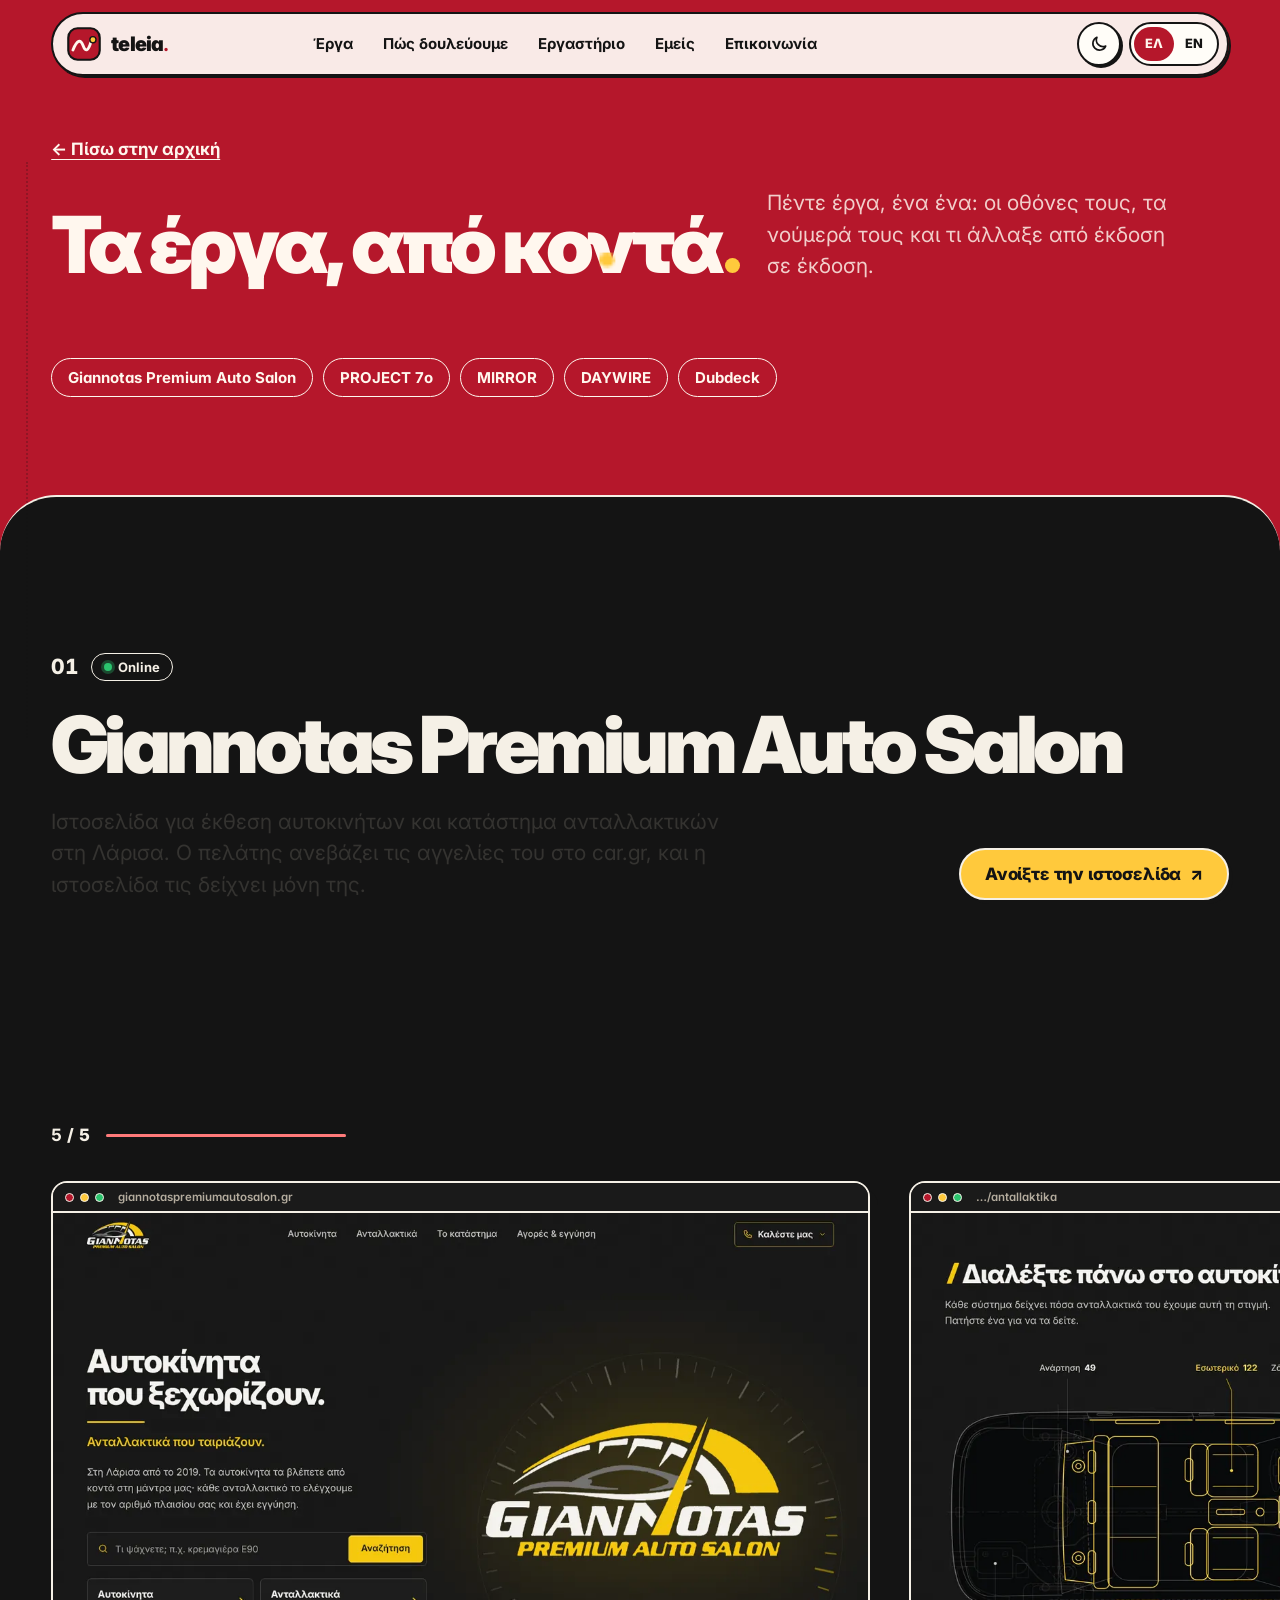
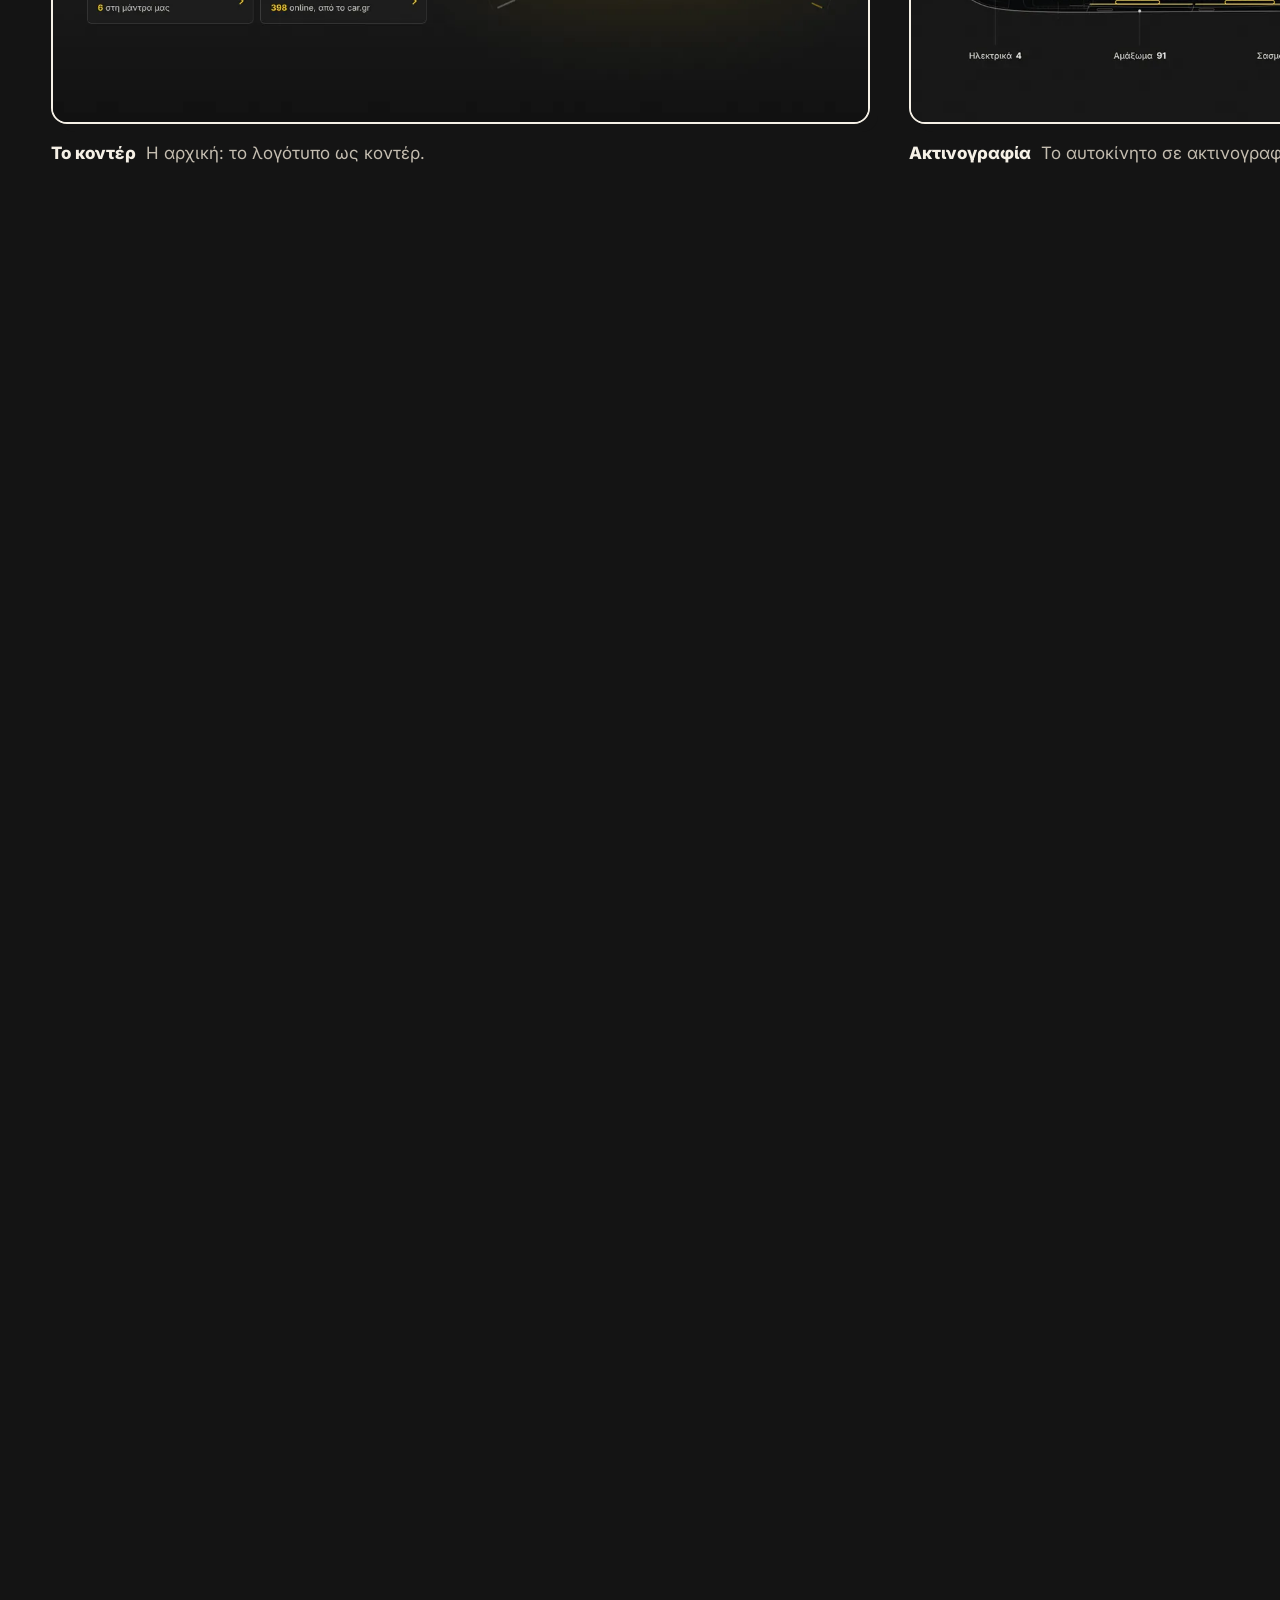
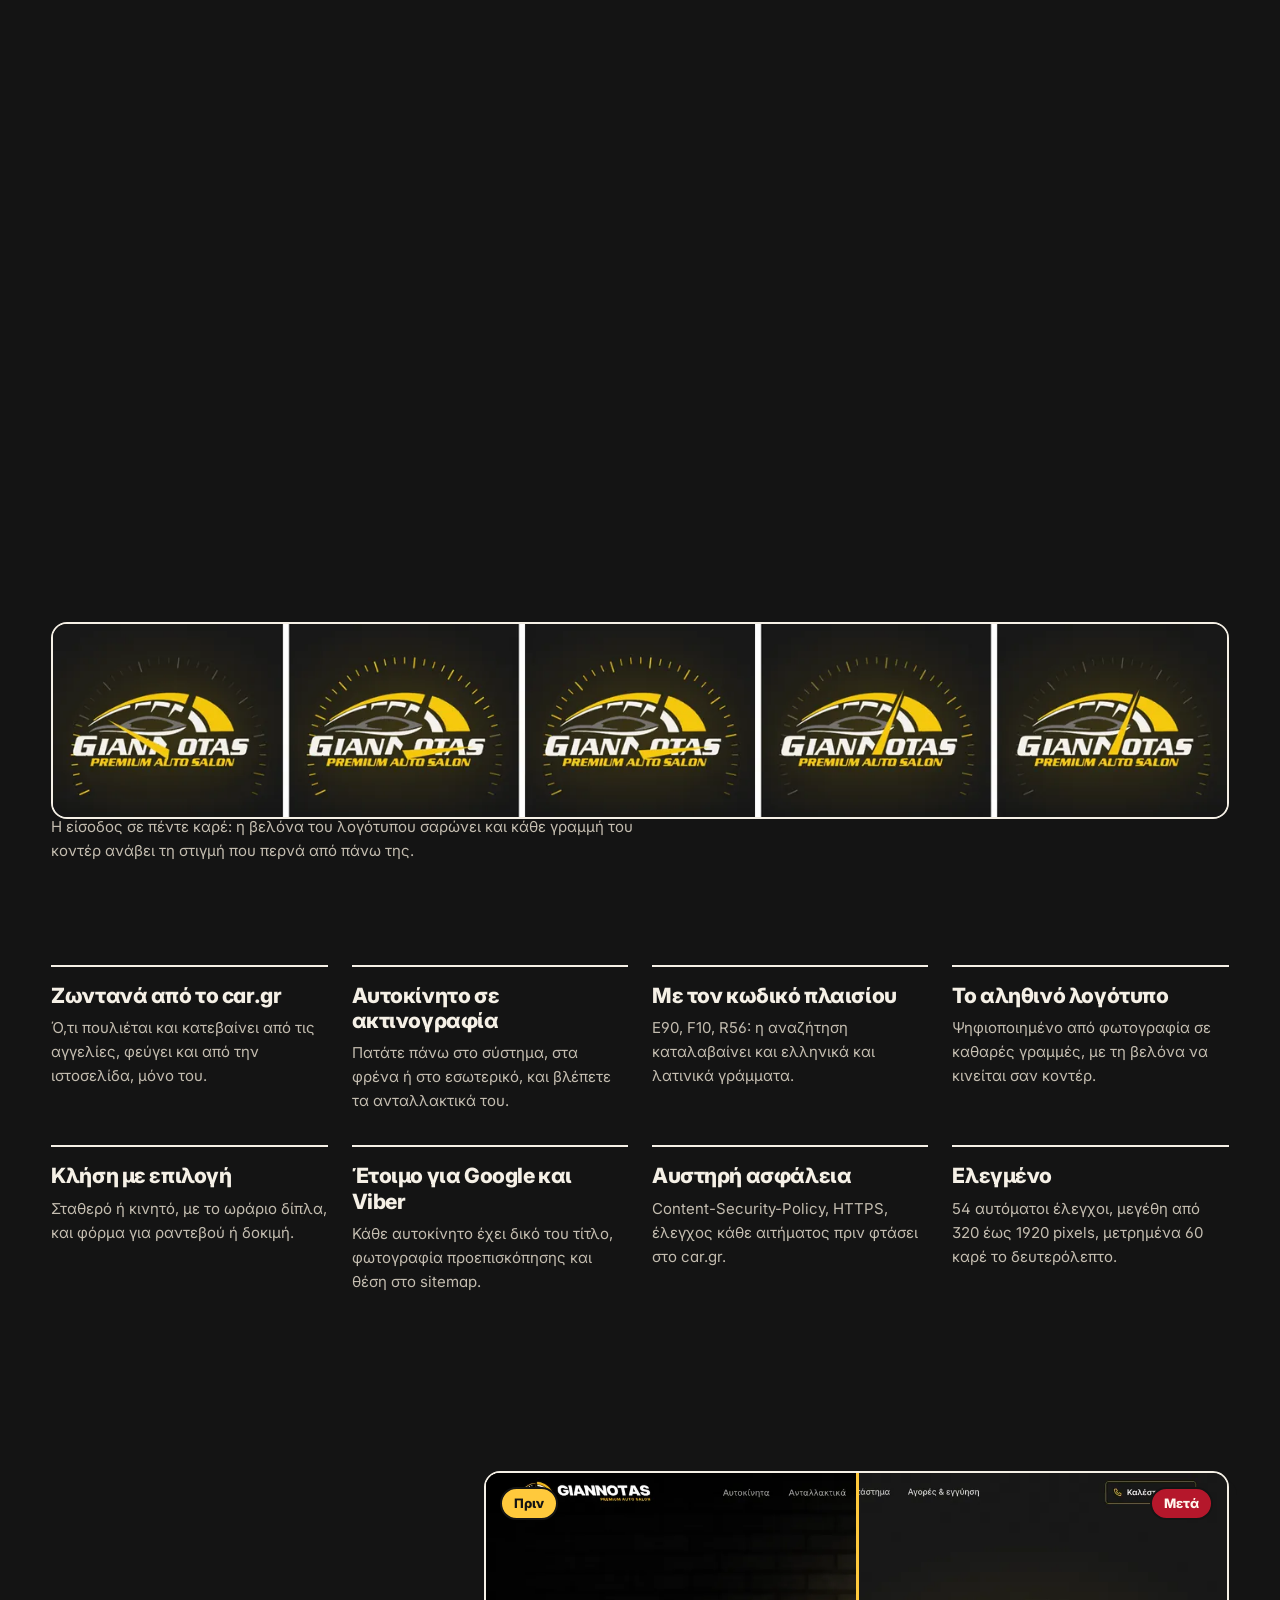
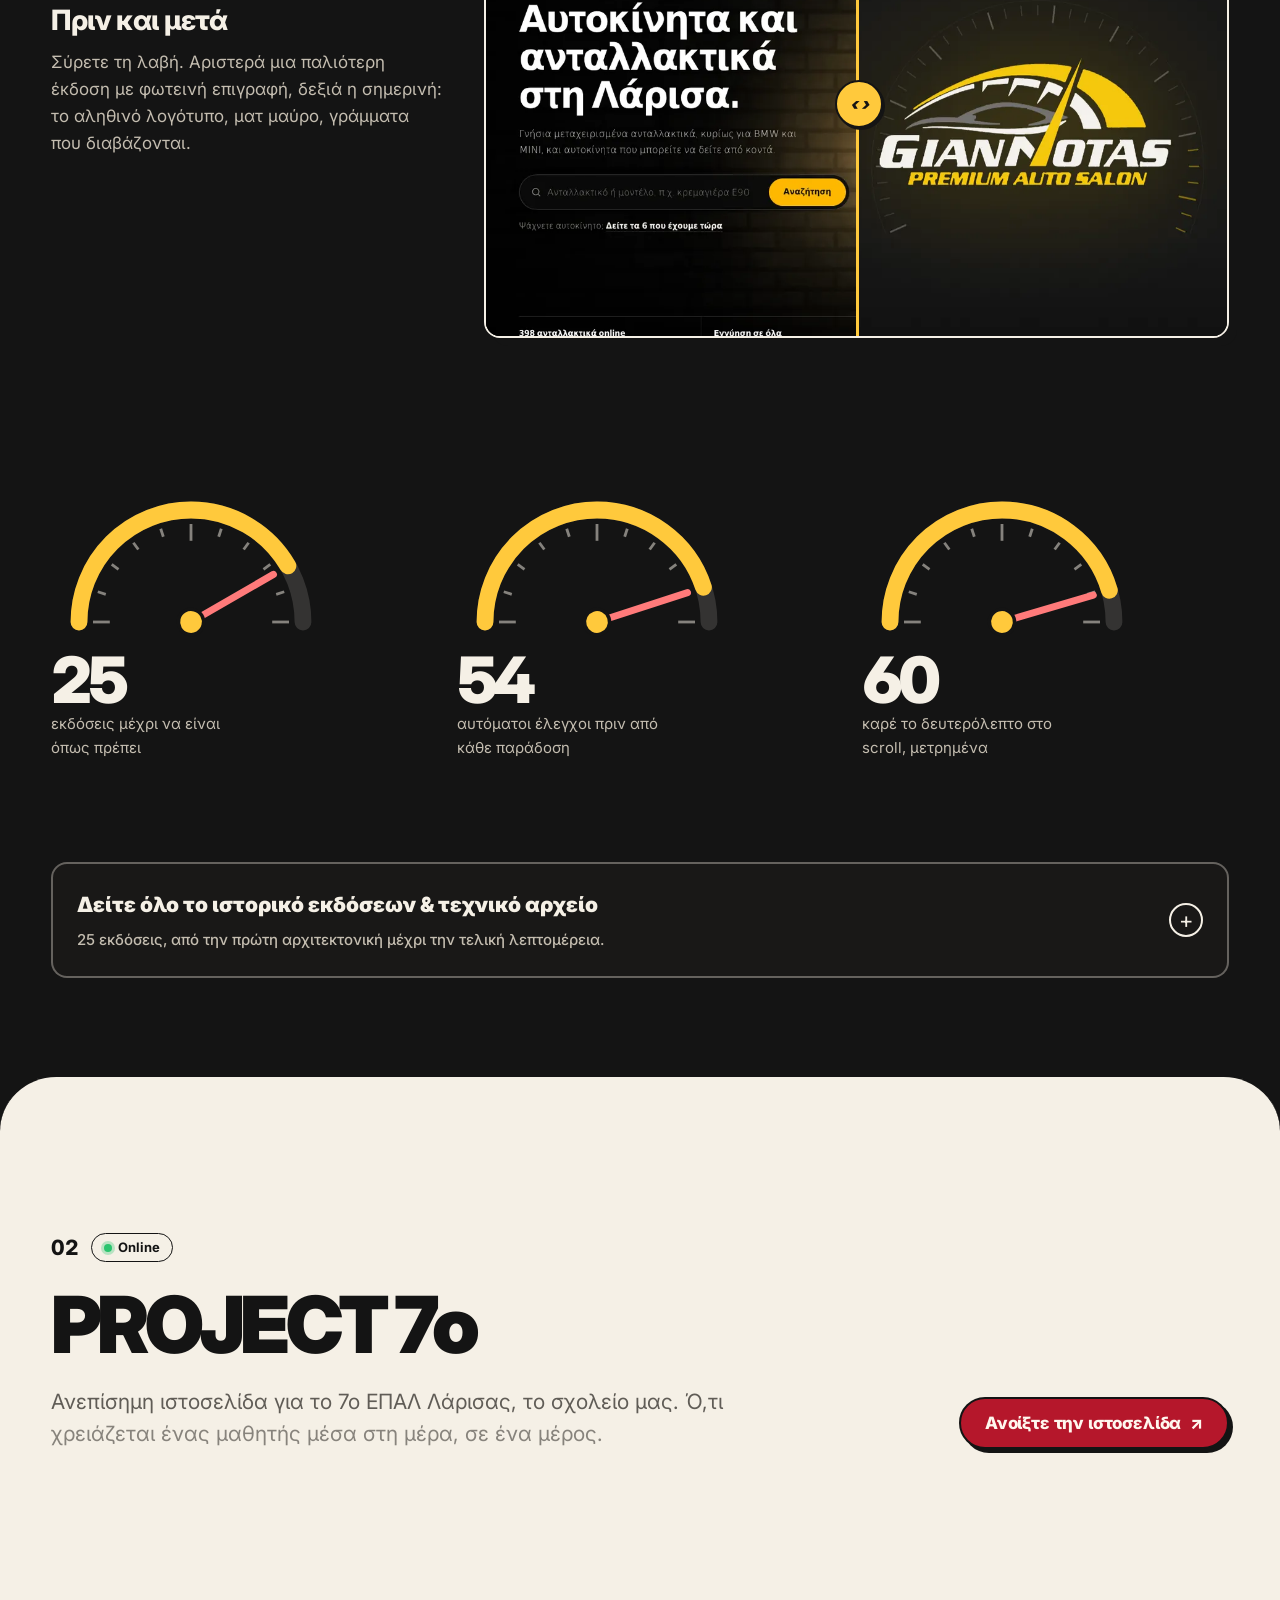
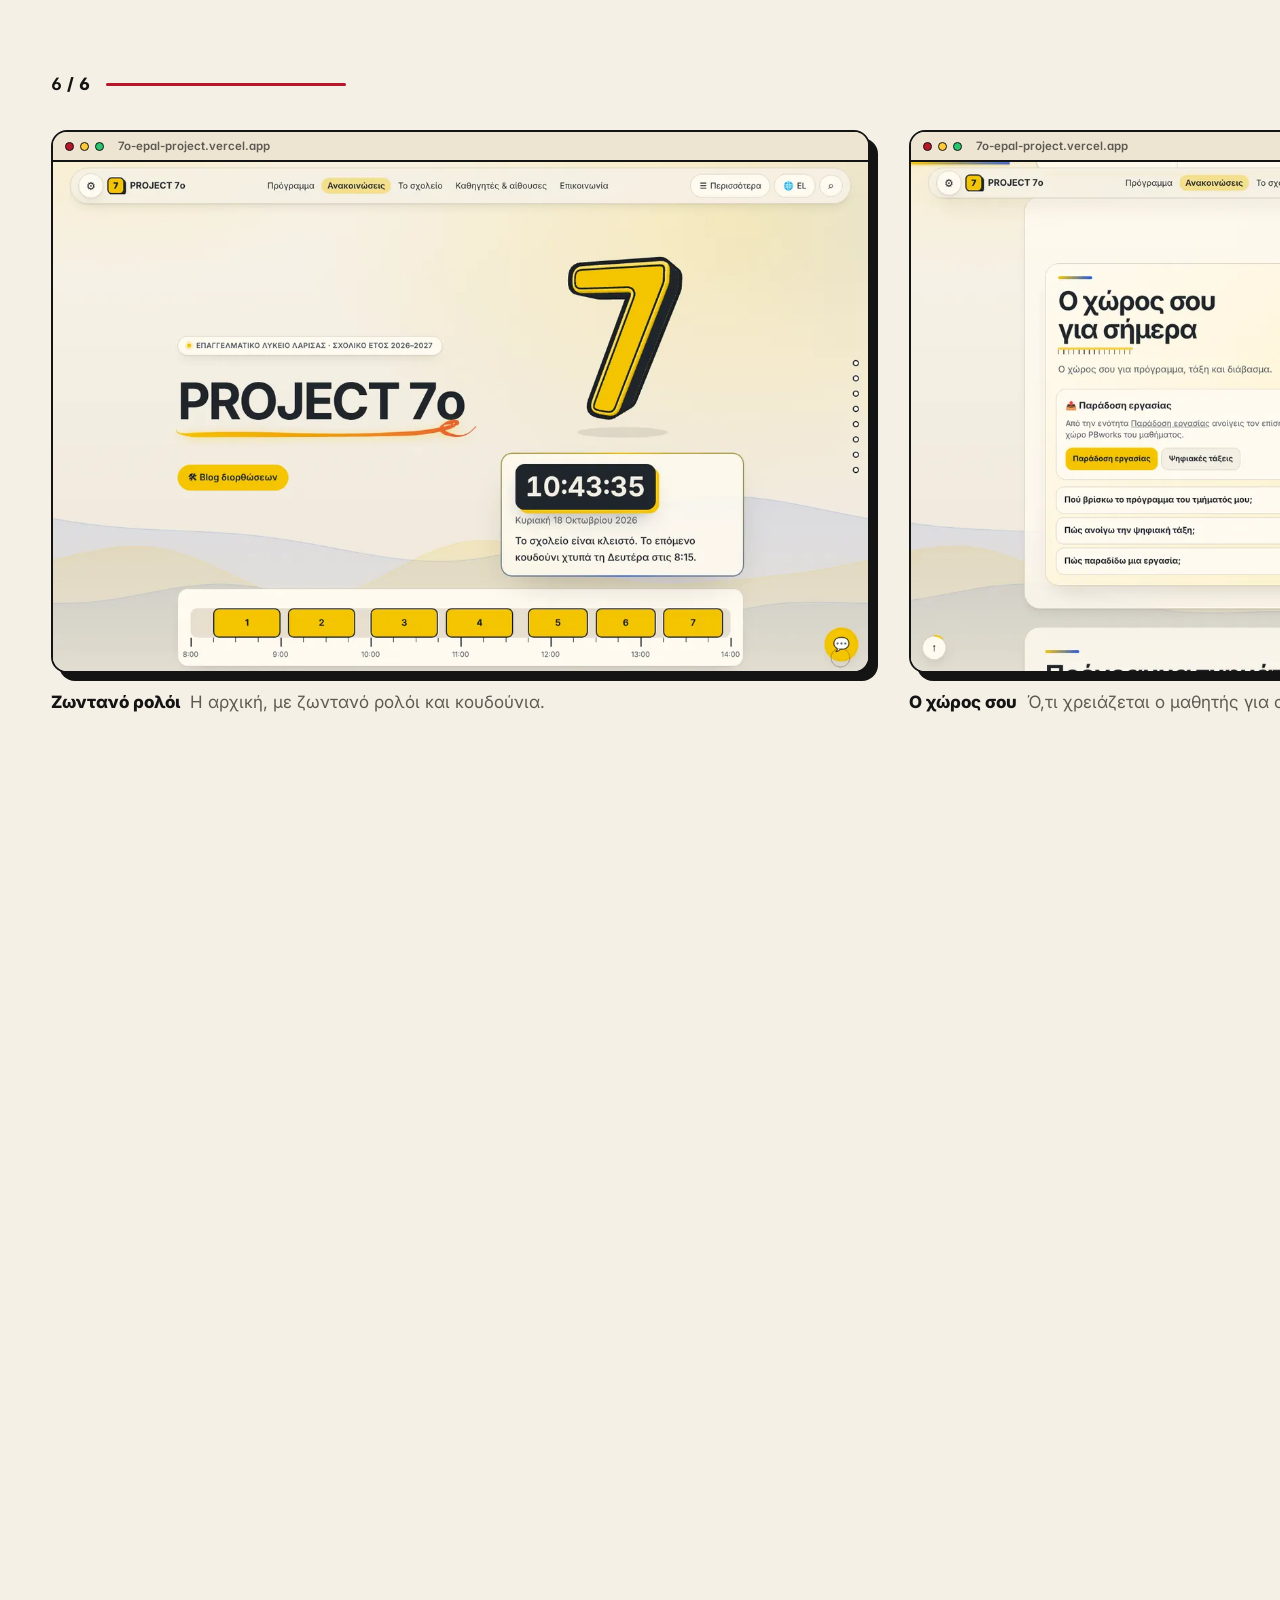
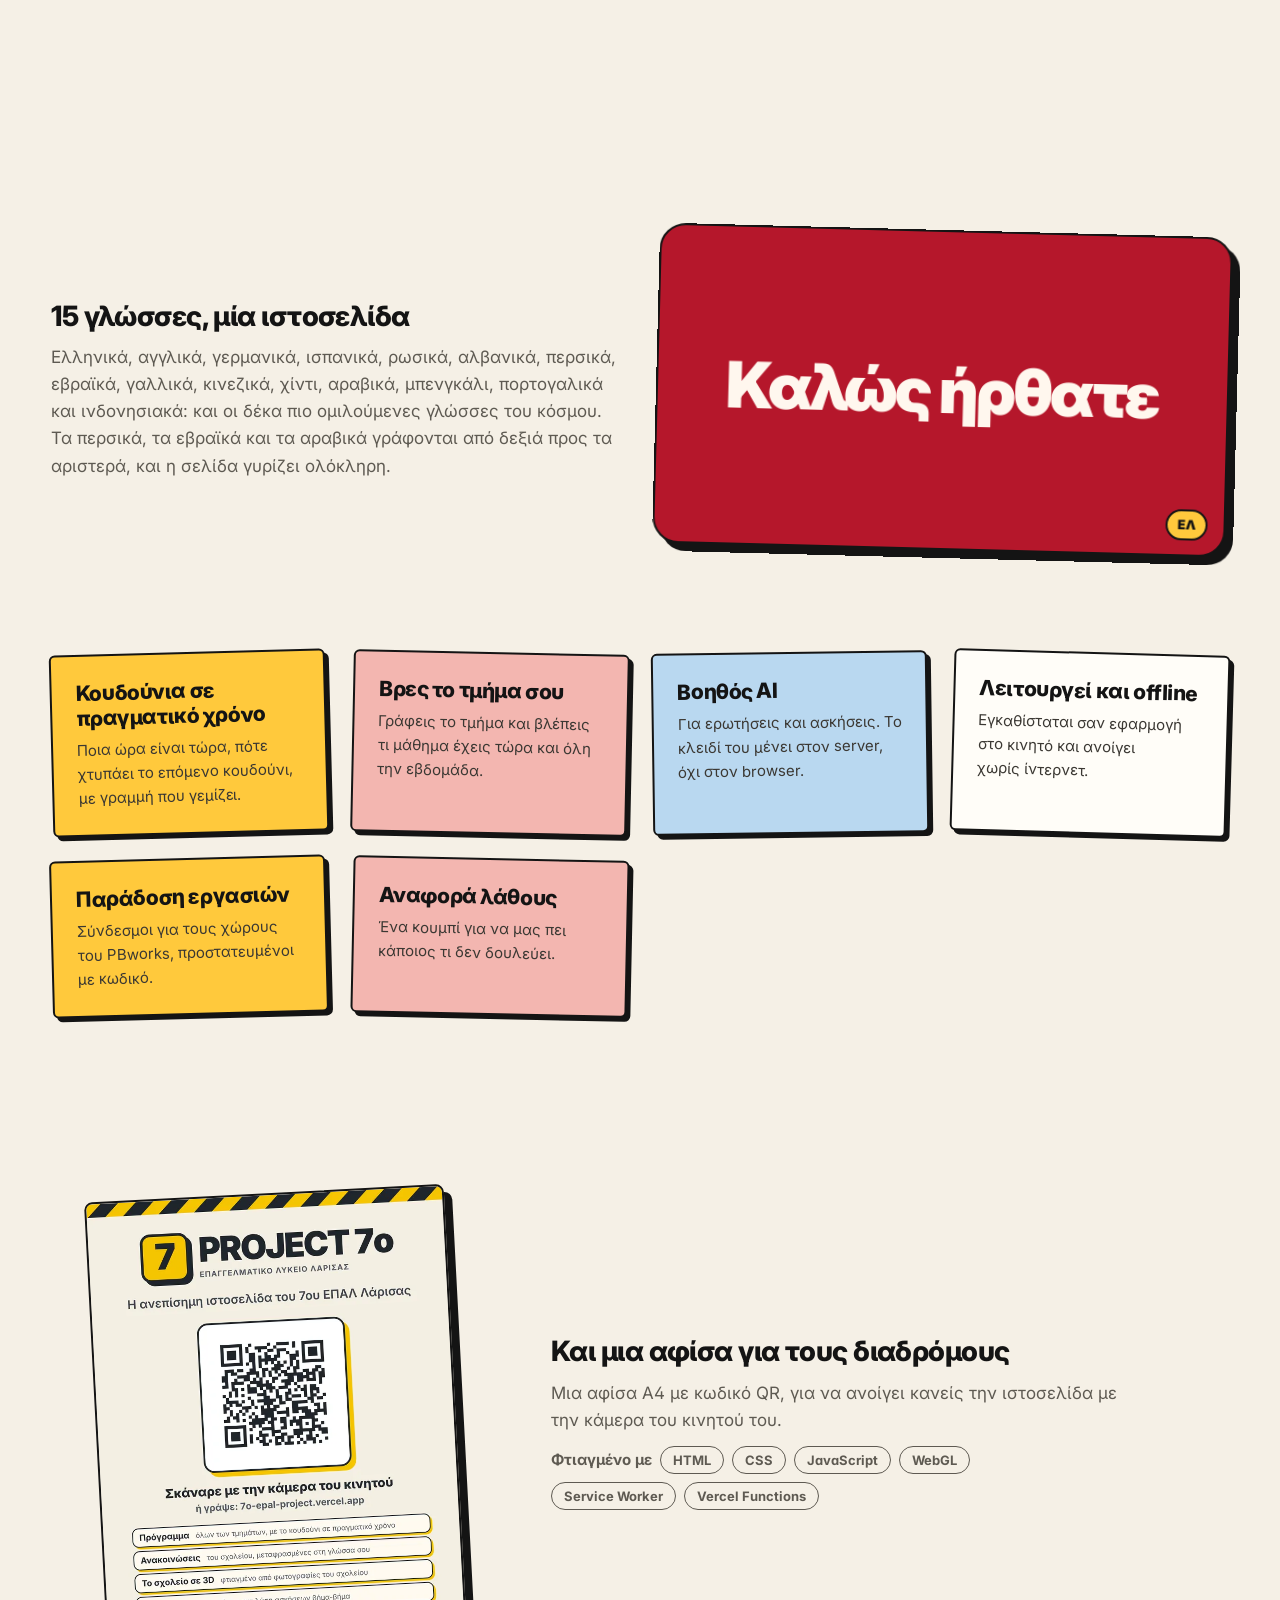
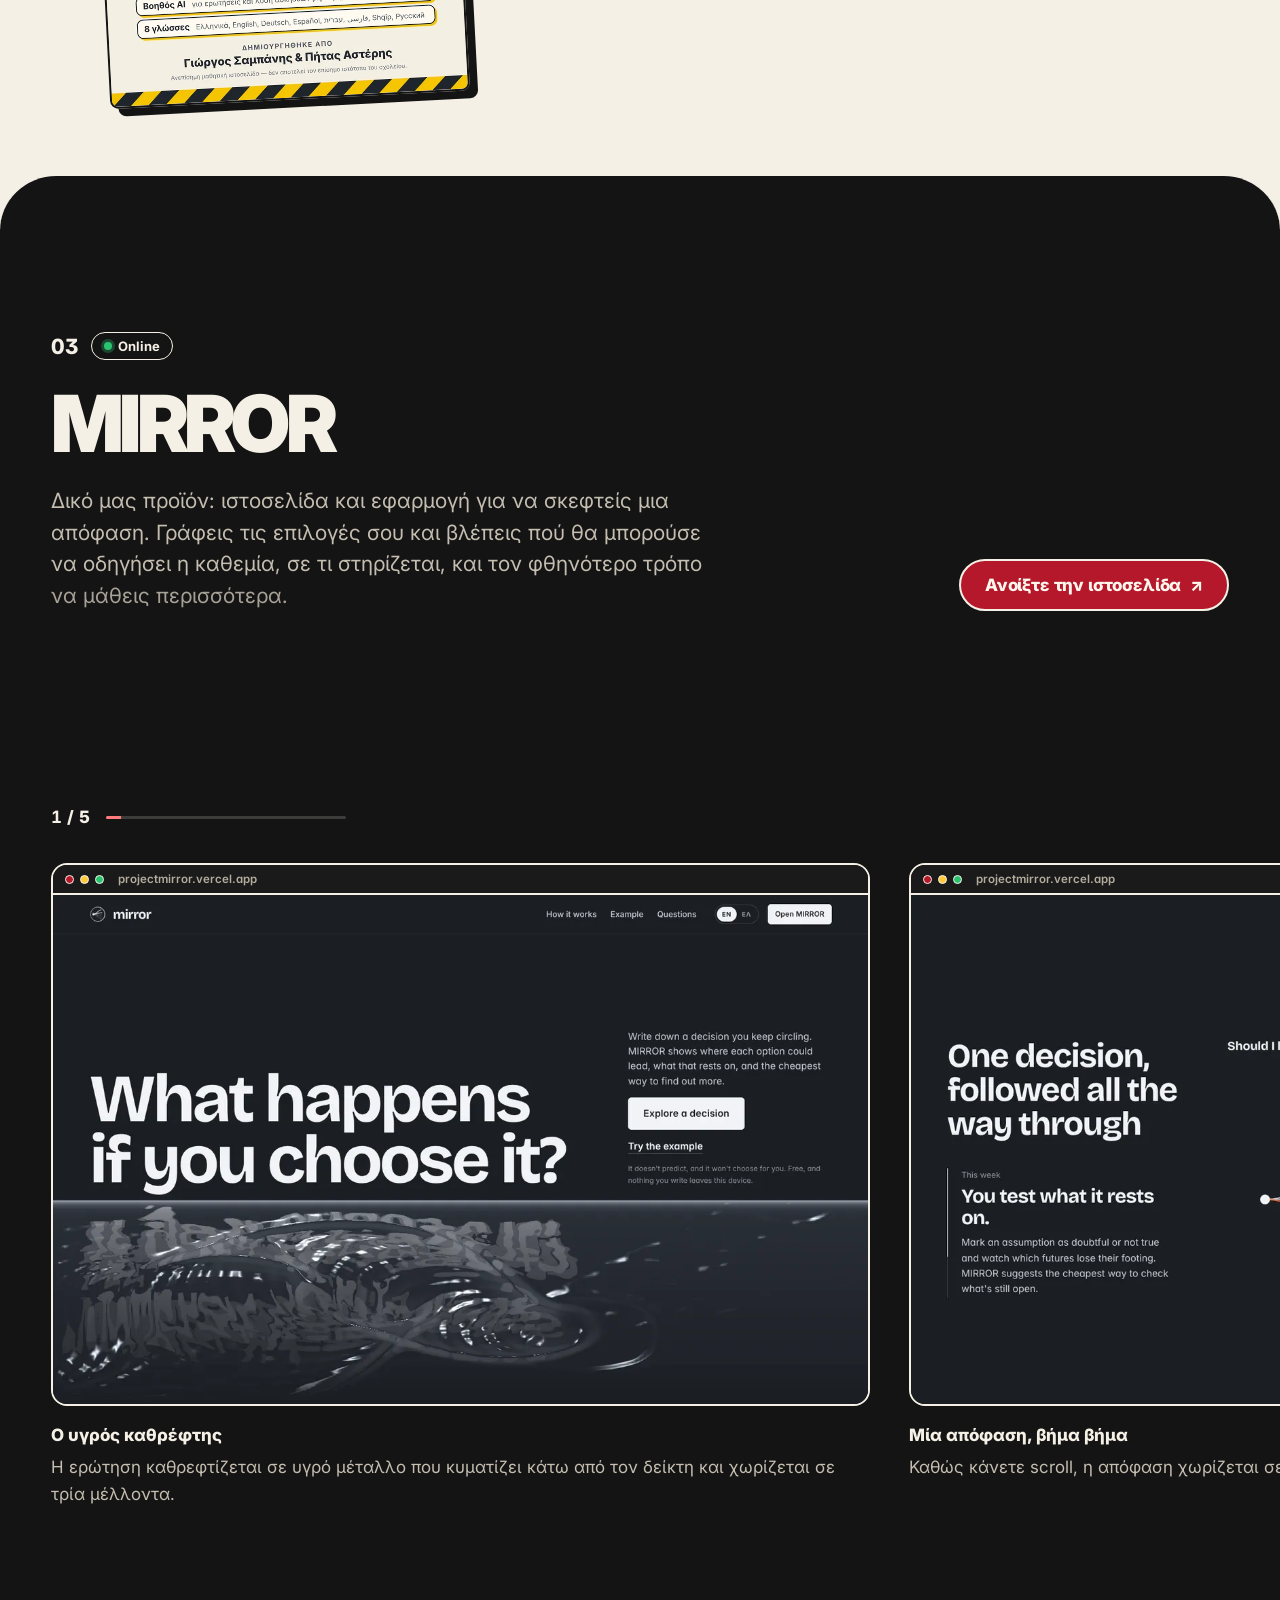
<file: portfolio/erga.html>
<!doctype html>
<html lang="el">
<head>
<meta charset="utf-8">
<meta name="viewport" content="width=device-width,initial-scale=1,viewport-fit=cover">
<title data-t="ergaMetaTitle">Τα έργα από κοντά — teleia.</title>
<meta name="description" data-ta="content:ergaMetaDesc" content="Τα έργα της teleia. από κοντά: Giannotas Premium Auto Salon, PROJECT 7ο, MIRROR, DAYWIRE και Dubdeck, με τις οθόνες, τους αριθμούς και τις εκδόσεις τους.">
<meta name="theme-color" content="#F5F0E6">
<link rel="icon" href="assets/img/icon.svg" type="image/svg+xml">
<link rel="apple-touch-icon" href="assets/img/apple-touch-icon.png">
<meta property="og:type" content="website">
<meta property="og:title" data-ta="content:ogTitle" content="teleia. — Ιστοσελίδες μέχρι την τελευταία τελεία">
<meta property="og:description" data-ta="content:ogDesc" content="Ιστοσελίδες και web εφαρμογές από τη Λάρισα. Δείτε τα έργα.">
<meta property="og:url" content="https://teleia01.vercel.app/erga">
<meta property="og:image" content="https://teleia01.vercel.app/assets/img/og.png">
<meta property="og:image:width" content="1200">
<meta property="og:image:height" content="630">
<meta property="og:image:alt" content="teleia. — Ιστοσελίδες μέχρι την τελευταία τελεία">
<meta name="twitter:card" content="summary_large_image">
<link rel="canonical" href="https://teleia01.vercel.app/erga">
<link rel="preload" href="assets/fonts/Inter-var.woff2" as="font" type="font/woff2" crossorigin>
<link rel="stylesheet" href="assets/css/tokens.css">
<link rel="stylesheet" href="assets/css/base.css">
<link rel="stylesheet" href="assets/css/components.css">
<link rel="stylesheet" href="assets/css/sections.css">
<link rel="stylesheet" href="assets/css/motion.css">
<script src="assets/js/boot.js"></script>
<script src="assets/js/i18n.js" defer></script>
<script src="assets/js/site.js" defer></script>
</head>
<body>

<a class="skip" href="#main" data-t="skip">Μετάβαση στο περιεχόμενο</a>

<!-- the travelling full stop (drawn by the script; only a picture) -->
<span class="traveler" id="traveler" aria-hidden="true"><i></i></span>
<span class="rail" id="rail" aria-hidden="true"></span>
<div class="cursor" id="cursor" aria-hidden="true"><span class="cursor-label"></span></div>
<div class="progress" aria-hidden="true"><i id="progress"></i></div>

<!-- ============ header ============ -->
<header class="hdr" id="hdr">
  <div class="hdr-in">
    <a class="brand" href="index.html" data-ta="aria-label:brandAria" aria-label="teleia. — στην αρχή">
      <svg class="brand-mark" viewBox="0 0 40 40" aria-hidden="true"><rect x="1.5" y="1.5" width="37" height="37" rx="11"/><path d="M7 27c5-12 9-13 12-5s6 6 9-4"/><circle cx="30.5" cy="15" r="3.6"/></svg>
      <span class="brand-word">teleia<b>.</b></span>
    </a>
    <nav class="nav" id="nav" data-ta="aria-label:navAria" aria-label="Κύριο μενού">
      <a href="index.html#work" data-t="navWork">Έργα</a>
      <a href="index.html#process" data-t="navProcess">Πώς δουλεύουμε</a>
      <a href="index.html#lab" data-t="navLab">Εργαστήριο</a>
      <a href="index.html#team" data-t="navTeam">Εμείς</a>
      <a href="index.html#contact" data-t="navContact">Επικοινωνία</a>
    </nav>
    <div class="hdr-tools">
      <button class="icon-btn" type="button" id="theme" aria-pressed="false" aria-label="Αλλαγή σε σκούρο θέμα">
        <svg viewBox="0 0 24 24" aria-hidden="true"><path class="moon" d="M20 14.5A8 8 0 0 1 9.5 4a8 8 0 1 0 10.5 10.5z"/><g class="sun"><circle cx="12" cy="12" r="4"/><path d="M12 2v2M12 20v2M2 12h2M20 12h2M4.9 4.9l1.4 1.4M17.7 17.7l1.4 1.4M4.9 19.1l1.4-1.4M17.7 6.3l1.4-1.4"/></g></svg>
      </button>
      <div class="lang" role="group" data-ta="aria-label:langAria" aria-label="Γλώσσα">
        <button type="button" data-lang="el" aria-pressed="true">ΕΛ</button><button type="button" data-lang="en" aria-pressed="false">EN</button>
      </div>
      <button class="icon-btn menu-btn" type="button" id="menuBtn" aria-expanded="false" aria-controls="nav" data-ta="aria-label:menu" aria-label="Μενού">
        <svg viewBox="0 0 24 24" aria-hidden="true"><path class="mb1" d="M4 8h16"/><path class="mb2" d="M4 16h16"/></svg>
      </button>
    </div>
  </div>
</header>

<main id="main">

  <!-- ============ the projects up close: a separate page, so the first page stays short ============ -->
  <section class="sec work erga-head" id="top" aria-labelledby="ergaTitle" data-dot-color="yel">
    <div class="wrap">
      <a class="back" href="index.html#work" data-t="backHome">← Πίσω στην αρχική</a>
      <div class="sec-head">
        <h1 class="h2" id="ergaTitle"><span class="words" data-t="ergaTitle">Τα έργα, από κοντά</span><span class="stop" data-stop aria-hidden="true"></span></h1>
        <p class="lead" data-t="ergaLead">Πέντε έργα, ένα ένα: οι οθόνες τους, τα νούμερά τους και τι άλλαξε από έκδοση σε έκδοση.</p>
      </div>
      <nav class="erga-jump" data-ta="aria-label:ergaJump" aria-label="Τα πέντε έργα">
        <a class="chip" href="#giannotas">Giannotas Premium Auto Salon</a><a class="chip" href="#project7">PROJECT 7ο</a><a class="chip" href="#mirror">MIRROR</a><a class="chip" href="#daywire">DAYWIRE</a><a class="chip" href="#dubdeck">Dubdeck</a>
      </nav>
    </div>
  </section>

  <!-- ============ chapter 1: Giannotas (matte black, like the site itself) ============ -->
  <section class="chapter chapter-dark" id="giannotas" aria-labelledby="gTitle">
    <div class="wrap ch-head">
      <p class="ch-kicker"><span class="num">01</span><span class="chip chip-live" data-t="live">Online</span></p>
      <h2 class="h2" id="gTitle"><span class="words">Giannotas Premium Auto Salon</span><span class="stop" data-stop aria-hidden="true"></span></h2>
      <div class="ch-intro">
        <p class="lead" data-t="gLead">Ιστοσελίδα για έκθεση αυτοκινήτων και κατάστημα ανταλλακτικών στη Λάρισα. Ο πελάτης ανεβάζει τις αγγελίες του στο car.gr, και η ιστοσελίδα τις δείχνει μόνη της.</p>
        <a class="btn btn-yel magnet" href="https://www.giannotaspremiumautosalon.gr/" target="_blank" rel="noopener noreferrer" data-cursor="cVisit"><span data-t="openSite">Ανοίξτε την ιστοσελίδα</span> <span aria-hidden="true">↗</span></a>
      </div>
    </div>

    <!-- pinned: the page scrolls down, the screens slide sideways -->
    <div class="gal" data-gallery>
      <div class="gal-sticky">
        <div class="gal-meta wrap"><span class="gal-count num"><b data-gal-now>1</b> / 5</span><span class="gal-bar"><i data-gal-bar></i></span></div>
        <ol class="gal-track" tabindex="0" data-ta="aria-label:galG" aria-label="Στιγμιότυπα από το Giannotas">
          <li class="shot"><figure><div class="frame frame-browser frame-dark"><figcaption class="frame-bar"><i></i><i></i><i></i><span>giannotaspremiumautosalon.gr</span></figcaption><img src="assets/img/work/giannotas.webp" width="1200" height="750" loading="lazy" data-ta="alt:gA1" alt="Η αρχική του Giannotas με το λογότυπο-κοντέρ"></div>
            <p class="shot-cap"><b data-t="g1h">Το κοντέρ</b> <span data-t="g1p">Η αρχική: το λογότυπο ως κοντέρ.</span></p></figure></li>
          <li class="shot"><figure><div class="frame frame-browser frame-dark"><figcaption class="frame-bar"><i></i><i></i><i></i><span>…/antallaktika</span></figcaption><img src="assets/img/work/g-xray.webp" width="1200" height="750" loading="lazy" data-ta="alt:gA2" alt="Το αυτοκίνητο σε ακτινογραφία"></div>
            <p class="shot-cap"><b data-t="g2h">Ακτινογραφία</b> <span data-t="g2p">Το αυτοκίνητο σε ακτινογραφία, για να βρίσκετε το ανταλλακτικό.</span></p></figure></li>
          <li class="shot"><figure><div class="frame frame-browser frame-dark frame-fit"><figcaption class="frame-bar"><i></i><i></i><i></i><span>giannotaspremiumautosalon.gr</span></figcaption><img src="assets/img/work/g-stats.webp" width="1200" height="350" loading="lazy" data-ta="alt:gA3" alt="Ζωντανοί αριθμοί και ταινία με τα μοντέλα"></div>
            <p class="shot-cap"><b data-t="g3h">Ζωντανοί αριθμοί</b> <span data-t="g3p">Αριθμοί που μετρούν ζωντανά, και ταινία με τα μοντέλα.</span></p></figure></li>
          <li class="shot"><figure><div class="frame frame-browser frame-dark frame-fit"><figcaption class="frame-bar"><i></i><i></i><i></i><span>…/antallaktika</span></figcaption><img src="assets/img/work/g-codes.webp" width="1200" height="392" loading="lazy" data-ta="alt:gA4" alt="Αναζήτηση με κωδικό πλαισίου"></div>
            <p class="shot-cap"><b data-t="g4h">Κωδικός πλαισίου</b> <span data-t="g4p">Ανταλλακτικά με τον κωδικό του αυτοκινήτου.</span></p></figure></li>
          <li class="shot"><figure><div class="frame frame-browser frame-dark frame-fit"><figcaption class="frame-bar"><i></i><i></i><i></i><span>giannotaspremiumautosalon.gr</span></figcaption><img src="assets/img/work/g-footer.webp" width="1200" height="442" loading="lazy" data-ta="alt:gA5" alt="Το τέλος της σελίδας με κλήση και οδηγίες"></div>
            <p class="shot-cap"><b data-t="g5h">Τέλος σελίδας</b> <span data-t="g5p">Το τέλος κάθε σελίδας: κλήση και οδηγίες.</span></p></figure></li>
        </ol>
      </div>
    </div>

    <div class="wrap">
      <!-- the arrival, five frames -->
      <figure class="film">
        <img src="assets/img/work/g-ignition.webp" width="1400" height="230" loading="lazy" data-ta="alt:gIgnA" alt="Η είσοδος σε πέντε καρέ: η βελόνα του λογότυπου σαρώνει το κοντέρ">
        <figcaption class="small" data-t="gIgn">Η είσοδος σε πέντε καρέ: η βελόνα του λογότυπου σαρώνει και κάθε γραμμή του κοντέρ ανάβει τη στιγμή που περνά από πάνω της.</figcaption>
      </figure>

      <ul class="facts">
        <li class="fact"><h3 data-t="gf1h">Ζωντανά από το car.gr</h3><p data-t="gf1p">Ό,τι πουλιέται και κατεβαίνει από τις αγγελίες, φεύγει και από την ιστοσελίδα, μόνο του.</p></li>
        <li class="fact"><h3 data-t="gf2h">Αυτοκίνητο σε ακτινογραφία</h3><p data-t="gf2p">Πατάτε πάνω στο σύστημα, στα φρένα ή στο εσωτερικό, και βλέπετε τα ανταλλακτικά του.</p></li>
        <li class="fact"><h3 data-t="gf3h">Με τον κωδικό πλαισίου</h3><p data-t="gf3p">E90, F10, R56: η αναζήτηση καταλαβαίνει και ελληνικά και λατινικά γράμματα.</p></li>
        <li class="fact"><h3 data-t="gf4h">Το αληθινό λογότυπο</h3><p data-t="gf4p">Ψηφιοποιημένο από φωτογραφία σε καθαρές γραμμές, με τη βελόνα να κινείται σαν κοντέρ.</p></li>
        <li class="fact"><h3 data-t="gf5h">Κλήση με επιλογή</h3><p data-t="gf5p">Σταθερό ή κινητό, με το ωράριο δίπλα, και φόρμα για ραντεβού ή δοκιμή.</p></li>
        <li class="fact"><h3 data-t="gf6h">Έτοιμο για Google και Viber</h3><p data-t="gf6p">Κάθε αυτοκίνητο έχει δικό του τίτλο, φωτογραφία προεπισκόπησης και θέση στο sitemap.</p></li>
        <li class="fact"><h3 data-t="gf7h">Αυστηρή ασφάλεια</h3><p data-t="gf7p">Content-Security-Policy, HTTPS, έλεγχος κάθε αιτήματος πριν φτάσει στο car.gr.</p></li>
        <li class="fact"><h3 data-t="gf8h">Ελεγμένο</h3><p data-t="gf8p">54 αυτόματοι έλεγχοι, μεγέθη από 320 έως 1920 pixels, μετρημένα 60 καρέ το δευτερόλεπτο.</p></li>
      </ul>

      <!-- before / after -->
      <div class="ba-block">
        <div class="ba-copy">
          <h3 class="h3" data-t="baTitle">Πριν και μετά</h3>
          <p data-t="baSub">Σύρετε τη λαβή. Αριστερά μια παλιότερη έκδοση με φωτεινή επιγραφή, δεξιά η σημερινή: το αληθινό λογότυπο, ματ μαύρο, γράμματα που διαβάζονται.</p>
        </div>
        <div class="ba" id="ba" data-cursor="cDrag">
          <img class="ba-after" src="assets/img/work/giannotas.webp" width="1200" height="750" loading="lazy" data-ta="alt:baAfterA" alt="Η σημερινή έκδοση">
          <div class="ba-before"><img src="assets/img/work/g-before.webp" width="1200" height="750" loading="lazy" data-ta="alt:baBeforeA" alt="Παλιότερη έκδοση"></div>
          <span class="ba-tag ba-tag-l" data-t="before">Πριν</span><span class="ba-tag ba-tag-r" data-t="after">Μετά</span>
          <span class="ba-handle" aria-hidden="true"><i></i></span>
          <input class="ba-range" type="range" min="0" max="100" value="50" data-ta="aria-label:baAria" aria-label="Σύγκριση πριν και μετά">
        </div>
      </div>

      <!-- 25 versions -->
      <div class="versions">
        <!-- three speedometers, like the logo of the site itself: the needles sweep as they arrive -->
        <ul class="gauges">
          <li class="gauge" data-gauge="25" data-max="30"><svg viewBox="0 0 200 120" aria-hidden="true"><path class="g-track" pathLength="1" d="M20 110a80 80 0 0 1 160 0"/><path class="g-fill" pathLength="1" d="M20 110a80 80 0 0 1 160 0"/><g class="g-ticks"></g><g class="g-needle"><path d="M100 110L100 42"/><circle cx="100" cy="110" r="9"/></g></svg>
            <p><b class="num" data-count="25">25</b><span data-t="gg1">εκδόσεις μέχρι να είναι όπως πρέπει</span></p></li>
          <li class="gauge" data-gauge="54" data-max="60"><svg viewBox="0 0 200 120" aria-hidden="true"><path class="g-track" pathLength="1" d="M20 110a80 80 0 0 1 160 0"/><path class="g-fill" pathLength="1" d="M20 110a80 80 0 0 1 160 0"/><g class="g-ticks"></g><g class="g-needle"><path d="M100 110L100 42"/><circle cx="100" cy="110" r="9"/></g></svg>
            <p><b class="num" data-count="54">54</b><span data-t="gg2">αυτόματοι έλεγχοι πριν από κάθε παράδοση</span></p></li>
          <li class="gauge" data-gauge="60" data-max="66"><svg viewBox="0 0 200 120" aria-hidden="true"><path class="g-track" pathLength="1" d="M20 110a80 80 0 0 1 160 0"/><path class="g-fill" pathLength="1" d="M20 110a80 80 0 0 1 160 0"/><g class="g-ticks"></g><g class="g-needle"><path d="M100 110L100 42"/><circle cx="100" cy="110" r="9"/></g></svg>
            <p><b class="num" data-count="60">60</b><span data-t="gg3">καρέ το δευτερόλεπτο στο scroll, μετρημένα</span></p></li>
        </ul>
        <!-- Keep the engineering timeline intact, but let visitors open it after scanning the headline metrics. -->
        <details class="versions-detail">
          <summary>
            <span class="versions-summary">
              <b data-t="verTitle">Δείτε όλο το ιστορικό εκδόσεων &amp; τεχνικό αρχείο</b>
              <span data-t="verSub">25 εκδόσεις, από την πρώτη αρχιτεκτονική μέχρι την τελική λεπτομέρεια.</span>
            </span>
          </summary>
          <div class="versions-detail-body">
        <ol class="ver-track" tabindex="0" data-ta="aria-label:verAria" aria-label="Οι εκδόσεις του Giannotas">
          <li><b>v6–v12</b><span data-t="v1">Η αρχιτεκτονική: σελίδες, σύνδεση με το car.gr, αναζήτηση.</span></li>
          <li><b>v13</b><span data-t="v2">Πρώτη μεγάλη αλλαγή σχεδίου, κουμπί κλήσης με σταθερό και κινητό.</span></li>
          <li><b>v14</b><span data-t="v3">Πιο ομαλές κινήσεις, νέος τίτλος.</span></li>
          <li><b>v19–v21</b><span data-t="v4">Το αληθινό λογότυπο παντού, η βελόνα κινείται, υψηλή ανάλυση.</span></li>
          <li><b>v22</b><span data-t="v5">Εμπορικό σχέδιο, ανοιχτές και σκούρες επιφάνειες.</span></li>
          <li><b>v23</b><span data-t="v6">Ματ μαύρο, κοντέρ στην είσοδο, ζωντανοί αριθμοί, χωρίς 3D.</span></li>
          <li class="ver-now"><b>v25</b><span data-t="v7">Inter παντού, ακίνητο λογότυπο: όπως το ήθελε ο πελάτης.</span></li>
        </ol>
            <p class="built"><span data-t="builtWith">Φτιαγμένο με</span> <span class="chip">HTML</span><span class="chip">CSS</span><span class="chip">JavaScript</span><span class="chip">Vercel Functions</span><span class="chip">Playwright</span><span class="chip">Python</span></p>
          </div>
        </details>
      </div>
    </div>
  </section>

  <!-- ============ chapter 2: PROJECT 7o ============ -->
  <section class="chapter" id="project7" aria-labelledby="pTitle">
    <div class="wrap ch-head">
      <p class="ch-kicker"><span class="num">02</span><span class="chip chip-live" data-t="live">Online</span></p>
      <h2 class="h2" id="pTitle"><span class="words">PROJECT 7ο</span><span class="stop" data-stop aria-hidden="true"></span></h2>
      <div class="ch-intro">
        <p class="lead" data-t="pLead">Ανεπίσημη ιστοσελίδα για το 7ο ΕΠΑΛ Λάρισας, το σχολείο μας. Ό,τι χρειάζεται ένας μαθητής μέσα στη μέρα, σε ένα μέρος.</p>
        <a class="btn btn-red magnet" href="https://7o-epal-project.vercel.app/" target="_blank" rel="noopener noreferrer" data-cursor="cVisit"><span data-t="openSite">Ανοίξτε την ιστοσελίδα</span> <span aria-hidden="true">↗</span></a>
      </div>
    </div>

    <div class="gal" data-gallery>
      <div class="gal-sticky">
        <div class="gal-meta wrap"><span class="gal-count num"><b data-gal-now>1</b> / 6</span><span class="gal-bar"><i data-gal-bar></i></span></div>
        <ol class="gal-track" tabindex="0" data-ta="aria-label:galP" aria-label="Στιγμιότυπα από το PROJECT 7ο">
          <li class="shot"><figure><div class="frame frame-browser"><figcaption class="frame-bar"><i></i><i></i><i></i><span>7o-epal-project.vercel.app</span></figcaption><img src="assets/img/work/project7.webp" width="1200" height="750" loading="lazy" data-ta="alt:pA1" alt="Η αρχική του PROJECT 7ο με ζωντανό ρολόι"></div>
            <p class="shot-cap"><b data-t="p1h">Ζωντανό ρολόι</b> <span data-t="p1p">Η αρχική, με ζωντανό ρολόι και κουδούνια.</span></p></figure></li>
          <li class="shot"><figure><div class="frame frame-browser"><figcaption class="frame-bar"><i></i><i></i><i></i><span>7o-epal-project.vercel.app</span></figcaption><img src="assets/img/work/p7-hub.webp" width="1200" height="750" loading="lazy" data-ta="alt:pA2" alt="Ο χώρος του μαθητή"></div>
            <p class="shot-cap"><b data-t="p2h">Ο χώρος σου</b> <span data-t="p2p">Ό,τι χρειάζεται ο μαθητής για σήμερα.</span></p></figure></li>
          <li class="shot"><figure><div class="frame frame-browser"><figcaption class="frame-bar"><i></i><i></i><i></i><span>7o-epal-project.vercel.app</span></figcaption><img src="assets/img/work/p7-schedule.webp" width="1200" height="750" loading="lazy" data-ta="alt:pA3" alt="Το πρόγραμμα ενός τμήματος"></div>
            <p class="shot-cap"><b data-t="p3h">Πρόγραμμα</b> <span data-t="p3p">Το πρόγραμμα κάθε τμήματος.</span></p></figure></li>
          <li class="shot"><figure><div class="frame frame-browser"><figcaption class="frame-bar"><i></i><i></i><i></i><span>7o-epal-project.vercel.app</span></figcaption><img src="assets/img/work/p7-3d.webp" width="1200" height="750" loading="lazy" data-ta="alt:pA4" alt="Το σχολείο σε 3D"></div>
            <p class="shot-cap"><b data-t="p4h">Το σχολείο σε 3D</b> <span data-t="p4p">Γυρίστε και εξερευνήστε την είσοδο, την αυλή και τα κτίρια.</span></p></figure></li>
          <li class="shot"><figure><div class="frame frame-browser"><figcaption class="frame-bar"><i></i><i></i><i></i><span>7o-epal-project.vercel.app</span></figcaption><img src="assets/img/work/p7-holidays.webp" width="1200" height="750" loading="lazy" data-ta="alt:pA5" alt="Το ημερολόγιο αργιών"></div>
            <p class="shot-cap"><b data-t="p5h">Αργίες</b> <span data-t="p5p">Το ημερολόγιο αργιών.</span></p></figure></li>
          <li class="shot"><figure><div class="frame frame-browser"><figcaption class="frame-bar"><i></i><i></i><i></i><span>7o-epal-project.vercel.app</span></figcaption><img src="assets/img/work/p7-lab.webp" width="1200" height="750" loading="lazy" data-ta="alt:pA6" alt="Το εργαστήριο μαθητή"></div>
            <p class="shot-cap"><b data-t="p6h">Εργαστήριο</b> <span data-t="p6p">Χρονόμετρο μελέτης, στόχος ημέρας, κάρτες μελέτης.</span></p></figure></li>
        </ol>
      </div>
    </div>

    <div class="wrap">
      <!-- 15 languages -->
      <div class="hello-block">
        <div>
          <h3 class="h3" data-t="langTitle">15 γλώσσες, μία ιστοσελίδα</h3>
          <p data-t="langP">Ελληνικά, αγγλικά, γερμανικά, ισπανικά, ρωσικά, αλβανικά, περσικά, εβραϊκά, γαλλικά, κινεζικά, χίντι, αραβικά, μπενγκάλι, πορτογαλικά και ινδονησιακά: και οι δέκα πιο ομιλούμενες γλώσσες του κόσμου. Τα περσικά, τα εβραϊκά και τα αραβικά γράφονται από δεξιά προς τα αριστερά, και η σελίδα γυρίζει ολόκληρη.</p>
        </div>
        <div class="hello-card" aria-hidden="true"><span class="hello-word" id="hello">Καλώς ήρθατε</span><span class="hello-code num" id="helloL">ΕΛ</span></div>
      </div>

      <ul class="facts notes">
        <li class="fact"><h3 data-t="pf1h">Κουδούνια σε πραγματικό χρόνο</h3><p data-t="pf1p">Ποια ώρα είναι τώρα, πότε χτυπάει το επόμενο κουδούνι, με γραμμή που γεμίζει.</p></li>
        <li class="fact"><h3 data-t="pf2h">Βρες το τμήμα σου</h3><p data-t="pf2p">Γράφεις το τμήμα και βλέπεις τι μάθημα έχεις τώρα και όλη την εβδομάδα.</p></li>
        <li class="fact"><h3 data-t="pf3h">Βοηθός AI</h3><p data-t="pf3p">Για ερωτήσεις και ασκήσεις. Το κλειδί του μένει στον server, όχι στον browser.</p></li>
        <li class="fact"><h3 data-t="pf4h">Λειτουργεί και offline</h3><p data-t="pf4p">Εγκαθίσταται σαν εφαρμογή στο κινητό και ανοίγει χωρίς ίντερνετ.</p></li>
        <li class="fact"><h3 data-t="pf5h">Παράδοση εργασιών</h3><p data-t="pf5p">Σύνδεσμοι για τους χώρους του PBworks, προστατευμένοι με κωδικό.</p></li>
        <li class="fact"><h3 data-t="pf6h">Αναφορά λάθους</h3><p data-t="pf6p">Ένα κουμπί για να μας πει κάποιος τι δεν δουλεύει.</p></li>
      </ul>

      <div class="poster">
        <img class="poster-img" src="assets/img/work/p7-poster.webp" width="700" height="990" loading="lazy" data-ta="alt:posterA" alt="Η αφίσα A4 του PROJECT 7ο με κωδικό QR">
        <div class="poster-copy">
          <h3 class="h3" data-t="posterTitle">Και μια αφίσα για τους διαδρόμους</h3>
          <p data-t="posterP">Μια αφίσα A4 με κωδικό QR, για να ανοίγει κανείς την ιστοσελίδα με την κάμερα του κινητού του.</p>
          <p class="built"><span data-t="builtWith">Φτιαγμένο με</span> <span class="chip">HTML</span><span class="chip">CSS</span><span class="chip">JavaScript</span><span class="chip">WebGL</span><span class="chip">Service Worker</span><span class="chip">Vercel Functions</span></p>
        </div>
      </div>
    </div>
  </section>

  <!-- ============ chapter 3: MIRROR (graphite, like the product) ============ -->
  <section class="chapter chapter-dark" id="mirror" aria-labelledby="mTitle">
    <div class="wrap ch-head">
      <p class="ch-kicker"><span class="num">03</span><span class="chip chip-live" data-t="live">Online</span></p>
      <h2 class="h2" id="mTitle"><span class="words">MIRROR</span><span class="stop" data-stop aria-hidden="true"></span></h2>
      <div class="ch-intro">
        <p class="lead" data-t="mLead">Δικό μας προϊόν: ιστοσελίδα και εφαρμογή για να σκεφτείς μια απόφαση. Γράφεις τις επιλογές σου και βλέπεις πού θα μπορούσε να οδηγήσει η καθεμία, σε τι στηρίζεται, και τον φθηνότερο τρόπο να μάθεις περισσότερα.</p>
        <a class="btn btn-red magnet" href="https://projectmirror.vercel.app/" target="_blank" rel="noopener noreferrer" data-cursor="cVisit"><span data-t="openSite">Ανοίξτε την ιστοσελίδα</span> <span aria-hidden="true">↗</span></a>
      </div>
    </div>

    <div class="gal" data-gallery>
      <div class="gal-sticky">
        <div class="gal-meta wrap"><span class="gal-count num"><b data-gal-now>1</b> / 5</span><span class="gal-bar"><i data-gal-bar></i></span></div>
        <ol class="gal-track" tabindex="0" data-ta="aria-label:galM" aria-label="Στιγμιότυπα από το MIRROR">
          <li class="shot"><figure><div class="frame frame-browser frame-dark"><figcaption class="frame-bar"><i></i><i></i><i></i><span>projectmirror.vercel.app</span></figcaption><img src="assets/img/work/mirror.webp" width="1200" height="750" loading="lazy" data-ta="alt:mA1" alt="Η αρχική του MIRROR με τον υγρό καθρέφτη"></div>
            <p class="shot-cap"><b data-t="m1h">Ο υγρός καθρέφτης</b> <span data-t="m1p">Η ερώτηση καθρεφτίζεται σε υγρό μέταλλο που κυματίζει κάτω από τον δείκτη και χωρίζεται σε τρία μέλλοντα.</span></p></figure></li>
          <li class="shot"><figure><div class="frame frame-browser frame-dark"><figcaption class="frame-bar"><i></i><i></i><i></i><span>projectmirror.vercel.app</span></figcaption><img src="assets/img/work/mirror-story.webp" width="1200" height="750" loading="lazy" data-ta="alt:mA2" alt="Μια απόφαση που χωρίζεται σε τρεις δρόμους"></div>
            <p class="shot-cap"><b data-t="m2h">Μία απόφαση, βήμα βήμα</b> <span data-t="m2p">Καθώς κάνετε scroll, η απόφαση χωρίζεται σε δρόμους και ένα μέλλον ραγίζει.</span></p></figure></li>
          <li class="shot"><figure><div class="frame frame-browser frame-dark"><figcaption class="frame-bar"><i></i><i></i><i></i><span>projectmirror.vercel.app</span></figcaption><img src="assets/img/work/mirror-demo.webp" width="1200" height="750" loading="lazy" data-ta="alt:mA3" alt="Ένα μέλλον που έσπασε στο ζωντανό παράδειγμα"></div>
            <p class="shot-cap"><b data-t="m3h">Ζωντανό παράδειγμα</b> <span data-t="m3p">Η πραγματική μηχανή: σημειώστε μια υπόθεση ως λάθος και δείτε ποια μέλλοντα σπάνε.</span></p></figure></li>
          <li class="shot"><figure><div class="frame frame-browser frame-dark"><figcaption class="frame-bar"><i></i><i></i><i></i><span>projectmirror.vercel.app</span></figcaption><img src="assets/img/work/mirror-lab.webp" width="1200" height="750" loading="lazy" data-ta="alt:mA4" alt="Το Εργαστήριο Μελλόντων μέσα στην εφαρμογή"></div>
            <p class="shot-cap"><b data-t="m4h">Το Εργαστήριο Μελλόντων</b> <span data-t="m4p">Κάθε επιλογή σε τρεις χρονικές στιγμές, με το πόσο σίγουρο είναι κάθε μέλλον.</span></p></figure></li>
          <li class="shot"><figure><div class="frame frame-browser frame-dark"><figcaption class="frame-bar"><i></i><i></i><i></i><span>projectmirror.vercel.app</span></figcaption><img src="assets/img/work/mirror-el.webp" width="1200" height="750" loading="lazy" data-ta="alt:mA5" alt="Η αρχική του MIRROR στα ελληνικά"></div>
            <p class="shot-cap"><b data-t="m5h">Ελληνικά και αγγλικά</b> <span data-t="m5p">Όλη η ιστοσελίδα και η εφαρμογή, και στις δύο γλώσσες.</span></p></figure></li>
        </ol>
      </div>
    </div>

    <div class="wrap">
      <ul class="facts notes">
        <li class="fact"><h3 data-t="mf1h">WebGL από το μηδέν</h3><p data-t="mf1p">Ο καθρέφτης είναι δικός μας shader και προσομοίωση κυμάτων, χωρίς βιβλιοθήκες.</p></li>
        <li class="fact"><h3 data-t="mf2h">Δεν προβλέπει</h3><p data-t="mf2p">Κάθε μέλλον σημειώνεται ως γνωστό, υπόθεση ή εικασία. Χωρίς ψεύτικα ποσοστά.</p></li>
        <li class="fact"><h3 data-t="mf3h">Μένει στη συσκευή σου</h3><p data-t="mf3p">Χωρίς λογαριασμό. Οι αποφάσεις αποθηκεύονται μόνο στον browser.</p></li>
        <li class="fact"><h3 data-t="mf4h">Πειράματα και επανεξέταση</h3><p data-t="mf4p">Φθηνές δοκιμές για ό,τι δεν ξέρεις, και μια ημερομηνία για να δεις τι έγινε τελικά.</p></li>
        <li class="fact"><h3 data-t="mf5h">51 αυτόματοι έλεγχοι</h3><p data-t="mf5p">21 unit tests και 30 έλεγχοι σε πραγματικό browser, σε κινητό και υπολογιστή.</p></li>
        <li class="fact"><h3 data-t="mf6h">Με κίνηση ή χωρίς</h3><p data-t="mf6p">Με μειωμένη κίνηση όλα φαίνονται αμέσως και τίποτα δεν περιμένει το scroll.</p></li>
      </ul>
      <p class="built"><span data-t="builtWith">Φτιαγμένο με</span> <span class="chip">TypeScript</span><span class="chip">WebGL2</span><span class="chip">CSS</span><span class="chip">Vercel Functions</span><span class="chip">Playwright</span></p>
    </div>
  </section>

  <!-- ============ chapter 4: DAYWIRE (graphite, like its board) ============ -->
  <section class="chapter chapter-dark" id="daywire" aria-labelledby="dTitle">
    <div class="wrap ch-head">
      <p class="ch-kicker"><span class="num">04</span><span class="chip chip-live" data-t="live">Online</span></p>
      <h2 class="h2" id="dTitle"><span class="words">DAYWIRE</span><span class="stop" data-stop aria-hidden="true"></span></h2>
      <div class="ch-intro">
        <p class="lead" data-t="dLead">Τι αλλάζει σήμερα στην πόλη σου: διακοπές νερού, κυκλοφοριακές ρυθμίσεις και επίσημες προειδοποιήσεις καιρού, σε έναν πίνακα σαν αυτούς των σταθμών. Μόνο από επίσημες πηγές, ξεκινώντας από τη Λάρισα.</p>
        <a class="btn btn-red magnet" href="https://daywireproject.vercel.app/" target="_blank" rel="noopener noreferrer" data-cursor="cVisit"><span data-t="openSite">Ανοίξτε την ιστοσελίδα</span> <span aria-hidden="true">↗</span></a>
      </div>
    </div>

    <div class="gal" data-gallery>
      <div class="gal-sticky">
        <div class="gal-meta wrap"><span class="gal-count num"><b data-gal-now>1</b> / 5</span><span class="gal-bar"><i data-gal-bar></i></span></div>
        <ol class="gal-track" tabindex="0" data-ta="aria-label:galD" aria-label="Στιγμιότυπα από το DAYWIRE">
          <li class="shot"><figure><div class="frame frame-browser frame-dark"><figcaption class="frame-bar"><i></i><i></i><i></i><span>DAYWIRE</span></figcaption><img src="assets/img/work/daywire.webp" width="1200" height="750" loading="lazy" data-ta="alt:dA1" alt="Ο πίνακας της Λάρισας με τις σημερινές ανακοινώσεις"></div>
            <p class="shot-cap"><b data-t="d1h">Ο πίνακας της πόλης</b> <span data-t="d1p">Κάθε γράμμα είναι πτερύγιο που γυρίζει, όπως στους πίνακες αναχωρήσεων. Οι γραμμές είναι οι σημερινές ανακοινώσεις, με ώρες και κατάσταση.</span></p></figure></li>
          <li class="shot"><figure><div class="frame frame-browser frame-dark"><figcaption class="frame-bar"><i></i><i></i><i></i><span>DAYWIRE</span></figcaption><img src="assets/img/work/daywire-timetable.webp" width="1200" height="750" loading="lazy" data-ta="alt:dA2" alt="Οι ανακοινώσεις σαν δρομολόγιο, με τη γραμμή χρόνου"></div>
            <p class="shot-cap"><b data-t="d2h">Η μέρα σαν δρομολόγιο</b> <span data-t="d2p">Μεγάλες ώρες αριστερά και μια γραμμή που γεμίζει μέχρι το τώρα, όσο μια διακοπή ισχύει.</span></p></figure></li>
          <li class="shot"><figure><div class="frame frame-browser frame-dark"><figcaption class="frame-bar"><i></i><i></i><i></i><span>DAYWIRE</span></figcaption><img src="assets/img/work/daywire-ticket.webp" width="1200" height="750" loading="lazy" data-ta="alt:dA3" alt="Μια ανακοίνωση ανοιχτή, με το εισιτήριό της"></div>
            <p class="shot-cap"><b data-t="d3h">Κάθε ανακοίνωση, ολόκληρη</b> <span data-t="d3p">Ποιος το είπε, πότε, πού και πότε το ελέγξαμε, με σύνδεσμο στην πρωτότυπη ανακοίνωση.</span></p></figure></li>
          <li class="shot"><figure><div class="frame frame-browser frame-dark"><figcaption class="frame-bar"><i></i><i></i><i></i><span>DAYWIRE</span></figcaption><img src="assets/img/work/daywire-en.webp" width="1200" height="750" loading="lazy" data-ta="alt:dA4" alt="Ο πίνακας του Λονδίνου στα αγγλικά"></div>
            <p class="shot-cap"><b data-t="d4h">Για κάθε πόλη, στη δική της ώρα</b> <span data-t="d4p">Λονδίνο με τις επίσημες πηγές του, στην τοπική του ώρα και στα αγγλικά.</span></p></figure></li>
          <li class="shot"><figure><div class="frame frame-browser frame-dark"><figcaption class="frame-bar"><i></i><i></i><i></i><span>DAYWIRE</span></figcaption><img src="assets/img/work/daywire-tokyo.webp" width="1200" height="750" loading="lazy" data-ta="alt:dA5" alt="Ο πίνακας του Τόκιο που λέει ότι δεν υπάρχει συνδεδεμένη πηγή"></div>
            <p class="shot-cap"><b data-t="d5h">Ειλικρινές όταν δεν ξέρει</b> <span data-t="d5p">Εκεί που δεν έχει πηγές, το λέει. Ποτέ «όλα ήσυχα».</span></p></figure></li>
        </ol>
      </div>
    </div>

    <div class="wrap">
      <ul class="facts notes">
        <li class="fact"><h3 data-t="df1h">Πτερύγια από το μηδέν</h3><p data-t="df1p">Κάθε γράμμα έχει δύο μισά που γυρίζουν μέσα από το αλφάβητο. Γυρίζουν μόνο όσα άλλαξαν. Χωρίς βιβλιοθήκες.</p></li>
        <li class="fact"><h3 data-t="df2h">Μόνο επίσημες πηγές</h3><p data-t="df2p">ΔΕΥΑΛ, Δήμος Λαρισαίων και ΕΜΥ μέσω MeteoAlarm. Στο εξωτερικό, NWS, Environment Agency και TfL.</p></li>
        <li class="fact"><h3 data-t="df3h">Δεν γεμίζει κενά</h3><p data-t="df3p">Χωρίς πηγές λέει «καμία συνδεδεμένη πηγή». Δεν βάζει ποτέ ψεύτικες ανακοινώσεις για να δείχνει γεμάτο.</p></li>
        <li class="fact"><h3 data-t="df4h">Όλος ο κόσμος, χωρίς GPS</h3><p data-t="df4p">Αναζήτηση για κάθε πόλη, με τη σωστή ώρα και ζώνη ώρας του κάθε τόπου.</p></li>
        <li class="fact"><h3 data-t="df5h">47 αυτόματοι έλεγχοι</h3><p data-t="df5p">28 unit tests και 19 έλεγχοι σε πραγματικό browser, σε κινητό και υπολογιστή.</p></li>
        <li class="fact"><h3 data-t="df6h">Η πόλη σε WebGL</h3><p data-t="df6p">Πίσω από τον πίνακα, μια αφηρημένη πόλη (όχι χάρτης) ανάβει μόνο για τις σημερινές ανακοινώσεις και ακολουθεί τον ήλιο.</p></li>
      </ul>
      <p class="built"><span data-t="builtWith">Φτιαγμένο με</span> <span class="chip">TypeScript</span><span class="chip">WebGL2</span><span class="chip">CSS</span><span class="chip">Vercel Functions</span><span class="chip">zod</span><span class="chip">Playwright</span></p>
    </div>
  </section>

  <!-- ============ chapter 5: Dubdeck (ink, like its stage) ============ -->
  <section class="chapter chapter-dark" id="dubdeck" aria-labelledby="ddTitle">
    <div class="wrap ch-head">
      <p class="ch-kicker"><span class="num">05</span><span class="chip chip-live" data-t="live">Online</span></p>
      <h2 class="h2" id="ddTitle"><span class="words">Dubdeck</span><span class="stop" data-stop aria-hidden="true"></span></h2>
      <div class="ch-intro">
        <p class="lead" data-t="ddLead">Δικό μας προϊόν: ο καλλιτέχνης ανεβάζει ένα κομμάτι μία φορά, όλοι ακούνε ένα δείγμα ενός λεπτού σε μια κοινή σκηνή και η κυκλοφορία ξεκινά για το Spotify. Κάθε εβδομάδα, μια αφίσα συναυλίας με όσους ακούστηκαν περισσότερο. Ρετρό '80s, σε ελληνικά και αγγλικά.</p>
        <a class="btn btn-red magnet" href="https://dubdeck.vercel.app/" target="_blank" rel="noopener noreferrer" data-cursor="cVisit"><span data-t="openSite">Ανοίξτε την ιστοσελίδα</span> <span aria-hidden="true">↗</span></a>
      </div>
    </div>

    <div class="gal" data-gallery>
      <div class="gal-sticky">
        <div class="gal-meta wrap"><span class="gal-count num"><b data-gal-now>1</b> / 5</span><span class="gal-bar"><i data-gal-bar></i></span></div>
        <ol class="gal-track" tabindex="0" data-ta="aria-label:galDd" aria-label="Στιγμιότυπα από το Dubdeck">
          <li class="shot"><figure><div class="frame frame-browser frame-dark"><figcaption class="frame-bar"><i></i><i></i><i></i><span>dubdeck.vercel.app</span></figcaption><img src="assets/img/work/dubdeck.webp" width="1200" height="750" loading="lazy" data-ta="alt:ddA1" alt="Η αρχική του Dubdeck με το διπλό κασετόφωνο"></div>
            <p class="shot-cap"><b data-t="dd1h">Το κασετόφωνο</b> <span data-t="dd1p">Ένα διπλό κασετόφωνο: η κασέτα Α παίζει τη σκηνή, η Β γράφει την κυκλοφορία σου για το Spotify. Η χαλαρή κασέτα δίπλα του πετιέται.</span></p></figure></li>
          <li class="shot"><figure><div class="frame frame-browser"><figcaption class="frame-bar"><i></i><i></i><i></i><span>dubdeck.vercel.app</span></figcaption><img src="assets/img/work/dubdeck-dub.webp" width="1200" height="750" loading="lazy" data-ta="alt:ddA2" alt="Η φόρμα ανεβάσματος του Dubdeck με έναν τίτλο"></div>
            <p class="shot-cap"><b data-t="dd2h">Ανέβασε ένα κομμάτι</b> <span data-t="dd2p">Ένα αρχείο, ένας τίτλος, μια ετικέτα κασέτας. Διαλέγεις από πού ξεκινά το λεπτό της σκηνής.</span></p></figure></li>
          <li class="shot"><figure><div class="frame frame-browser"><figcaption class="frame-bar"><i></i><i></i><i></i><span>dubdeck.vercel.app</span></figcaption><img src="assets/img/work/dubdeck-how.webp" width="1200" height="750" loading="lazy" data-ta="alt:ddA3" alt="Τα τρία βήματα ως το Spotify, με την κασέτα να γράφει"></div>
            <p class="shot-cap"><b data-t="dd3h">Πώς φτάνει στο Spotify</b> <span data-t="dd3p">Η ενότητα μένει στη θέση της όσο κάνεις scroll: τα βήματα ανάβουν ένα ένα και η οθόνη δίπλα τα παίζει.</span></p></figure></li>
          <li class="shot"><figure><div class="frame frame-browser"><figcaption class="frame-bar"><i></i><i></i><i></i><span>dubdeck.vercel.app/legal</span></figcaption><img src="assets/img/work/dubdeck-legal.webp" width="1200" height="750" loading="lazy" data-ta="alt:ddA4" alt="Η πολιτική απορρήτου του Dubdeck"></div>
            <p class="shot-cap"><b data-t="dd4h">Τα νομικά, ολοκληρωμένα</b> <span data-t="dd4p">Όροι χρήσης, συμφωνία καλλιτέχνη, απόρρητο, cookies και αφαιρέσεις πνευματικών δικαιωμάτων, κατά το ελληνικό και το ευρωπαϊκό δίκαιο.</span></p></figure></li>
          <li class="shot"><figure><div class="frame frame-browser frame-dark"><figcaption class="frame-bar"><i></i><i></i><i></i><span>dubdeck.vercel.app</span></figcaption><img src="assets/img/work/dubdeck-el.webp" width="1200" height="750" loading="lazy" data-ta="alt:ddA5" alt="Η αρχική του Dubdeck στα ελληνικά"></div>
            <p class="shot-cap"><b data-t="dd5h">Ελληνικά και αγγλικά</b> <span data-t="dd5p">Ένας διακριτικός διακόπτης και όλος ο ιστότοπος αλλάζει γλώσσα, μαζί με τις νομικές σελίδες.</span></p></figure></li>
        </ol>
      </div>
    </div>

    <div class="wrap">
      <ul class="facts notes">
        <li class="fact"><h3 data-t="ddf1h">Ασφάλεια στο μέγιστο</h3><p data-t="ddf1p">Αυστηρό CSP με Trusted Types, απομόνωση από άλλους ιστότοπους, προστασία CSRF σε τρία επίπεδα, scrypt και σύνδεση Spotify με PKCE.</p></li>
        <li class="fact"><h3 data-t="ddf2h">Το λεπτό κόβεται στον server</h3><p data-t="ddf2p">Το δείγμα των 60 δευτερολέπτων φτιάχνεται και ξαναελέγχεται με ffmpeg. Το πλήρες κομμάτι δεν σερβίρεται ποτέ.</p></li>
        <li class="fact"><h3 data-t="ddf3h">Ακροάσεις που δεν φουσκώνουν</h3><p data-t="ddf3p">Υπογεγραμμένα εισιτήρια: μια ακρόαση μετράει μετά από 30 δευτερόλεπτα, μία φορά τη μέρα, ποτέ από τον ίδιο τον καλλιτέχνη.</p></li>
        <li class="fact"><h3 data-t="ddf4h">Ειλικρινές για το Spotify</h3><p data-t="ddf4p">Το Spotify δεν δέχεται ανεβάσματα από το κοινό, οπότε η κυκλοφορία περνά από συνεργάτη διανομής. Στη δημόσια προεπισκόπηση η αποστολή είναι προσομοίωση, και το λέει.</p></li>
        <li class="fact"><h3 data-t="ddf5h">51 αυτόματοι έλεγχοι</h3><p data-t="ddf5p">Για τις κεφαλίδες ασφαλείας, το CSRF, τις συνεδρίες, τα ανεβάσματα, τις ακροάσεις, την εξαγωγή και τη διαγραφή δεδομένων.</p></li>
        <li class="fact"><h3 data-t="ddf6h">Τα δεδομένα σου, δικά σου</h3><p data-t="ddf6p">Χωρίς cookies παρακολούθησης. Κατεβάζεις ό,τι κρατάμε για σένα ή διαγράφεις τον λογαριασμό με ένα κουμπί.</p></li>
      </ul>
      <p class="built"><span data-t="builtWith">Φτιαγμένο με</span> <span class="chip">JavaScript</span><span class="chip">Node.js</span><span class="chip">Fastify</span><span class="chip">SQLite</span><span class="chip">ffmpeg</span><span class="chip">Vercel Functions</span><span class="chip">Playwright</span></p>
    </div>
  </section>


  <!-- ============ back to the first page ============ -->
  <section class="sec erga-end" aria-labelledby="ergaEndTitle">
    <div class="wrap">
      <h2 class="h2" id="ergaEndTitle"><span class="words" data-t="ergaEndTitle">Έχετε κι εσείς μια ιδέα</span><span class="stop" data-stop aria-hidden="true"></span></h2>
      <p class="erga-acts"><a class="btn btn-red magnet" href="index.html#contact" data-t="writeUs">Γράψτε μας</a> <a class="btn btn-line magnet" href="index.html" data-t="backHome2">Στην αρχική</a></p>
    </div>
  </section>
</main>

<!-- ============ footer ============ -->
<footer class="ftr">
  <div class="wrap">
    <p class="ftr-word" aria-hidden="true">teleia<span class="stop" data-stop="footer"></span></p>
    <div class="ftr-cols">
      <div><p class="ftr-h" data-t="fPage">Σελίδα</p><a href="index.html#work" data-t="navWork">Έργα</a><a href="index.html#process" data-t="navProcess">Πώς δουλεύουμε</a><a href="index.html#lab" data-t="navLab">Εργαστήριο</a><a href="index.html#team" data-t="navTeam">Εμείς</a><a href="index.html#faq" data-t="fFaq">Ερωτήσεις</a></div>
      <div><p class="ftr-h" data-t="navWork">Έργα</p><a href="https://www.giannotaspremiumautosalon.gr/" target="_blank" rel="noopener noreferrer">Giannotas Premium Auto Salon ↗</a><a href="https://7o-epal-project.vercel.app/" target="_blank" rel="noopener noreferrer">PROJECT 7ο ↗</a><a href="https://projectmirror.vercel.app/" target="_blank" rel="noopener noreferrer">MIRROR ↗</a><a href="https://daywireproject.vercel.app/" target="_blank" rel="noopener noreferrer">DAYWIRE ↗</a><a href="https://dubdeck.vercel.app/" target="_blank" rel="noopener noreferrer">Dubdeck ↗</a></div>
      <div><p class="ftr-h" data-t="navContact">Επικοινωνία</p><a href="mailto:teleia01gr@gmail.com">teleia01gr@gmail.com</a><span data-t="heroPlace">Λάρισα, Ελλάδα</span></div>
    </div>
    <div class="ftr-base">
      <p data-t="fSign">teleia. Γιώργος Σαμπάνης &amp; Αστέρης Πήτας, Λάρισα.</p>
      <p data-t="fNote">Φτιαγμένο με κώδικα, όχι με πρότυπο. Χωρίς cookies, χωρίς παρακολούθηση.</p>
      <a class="to-top" href="#top" data-t="toTop">Επάνω</a>
    </div>
  </div>
</footer>

<p class="toast" id="toast" role="status" aria-live="polite"></p>
</body>
</html>
</file>
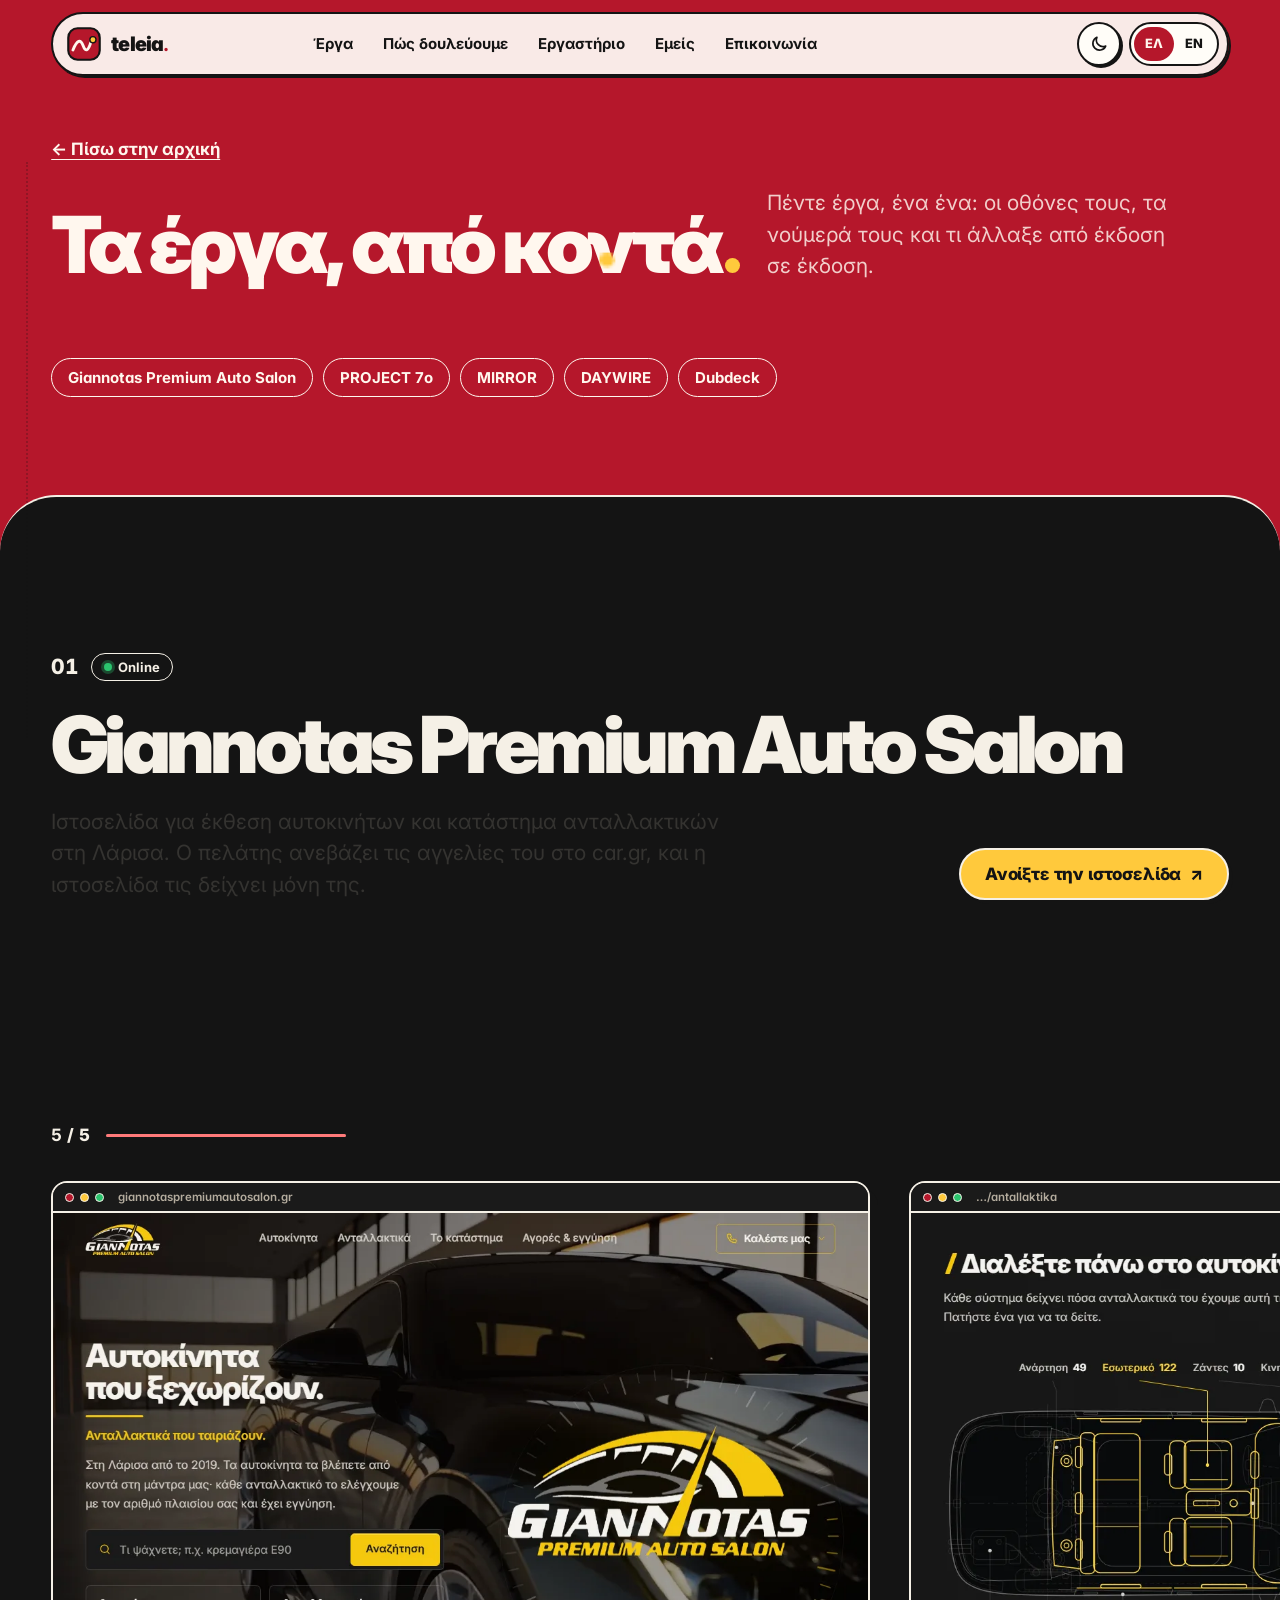
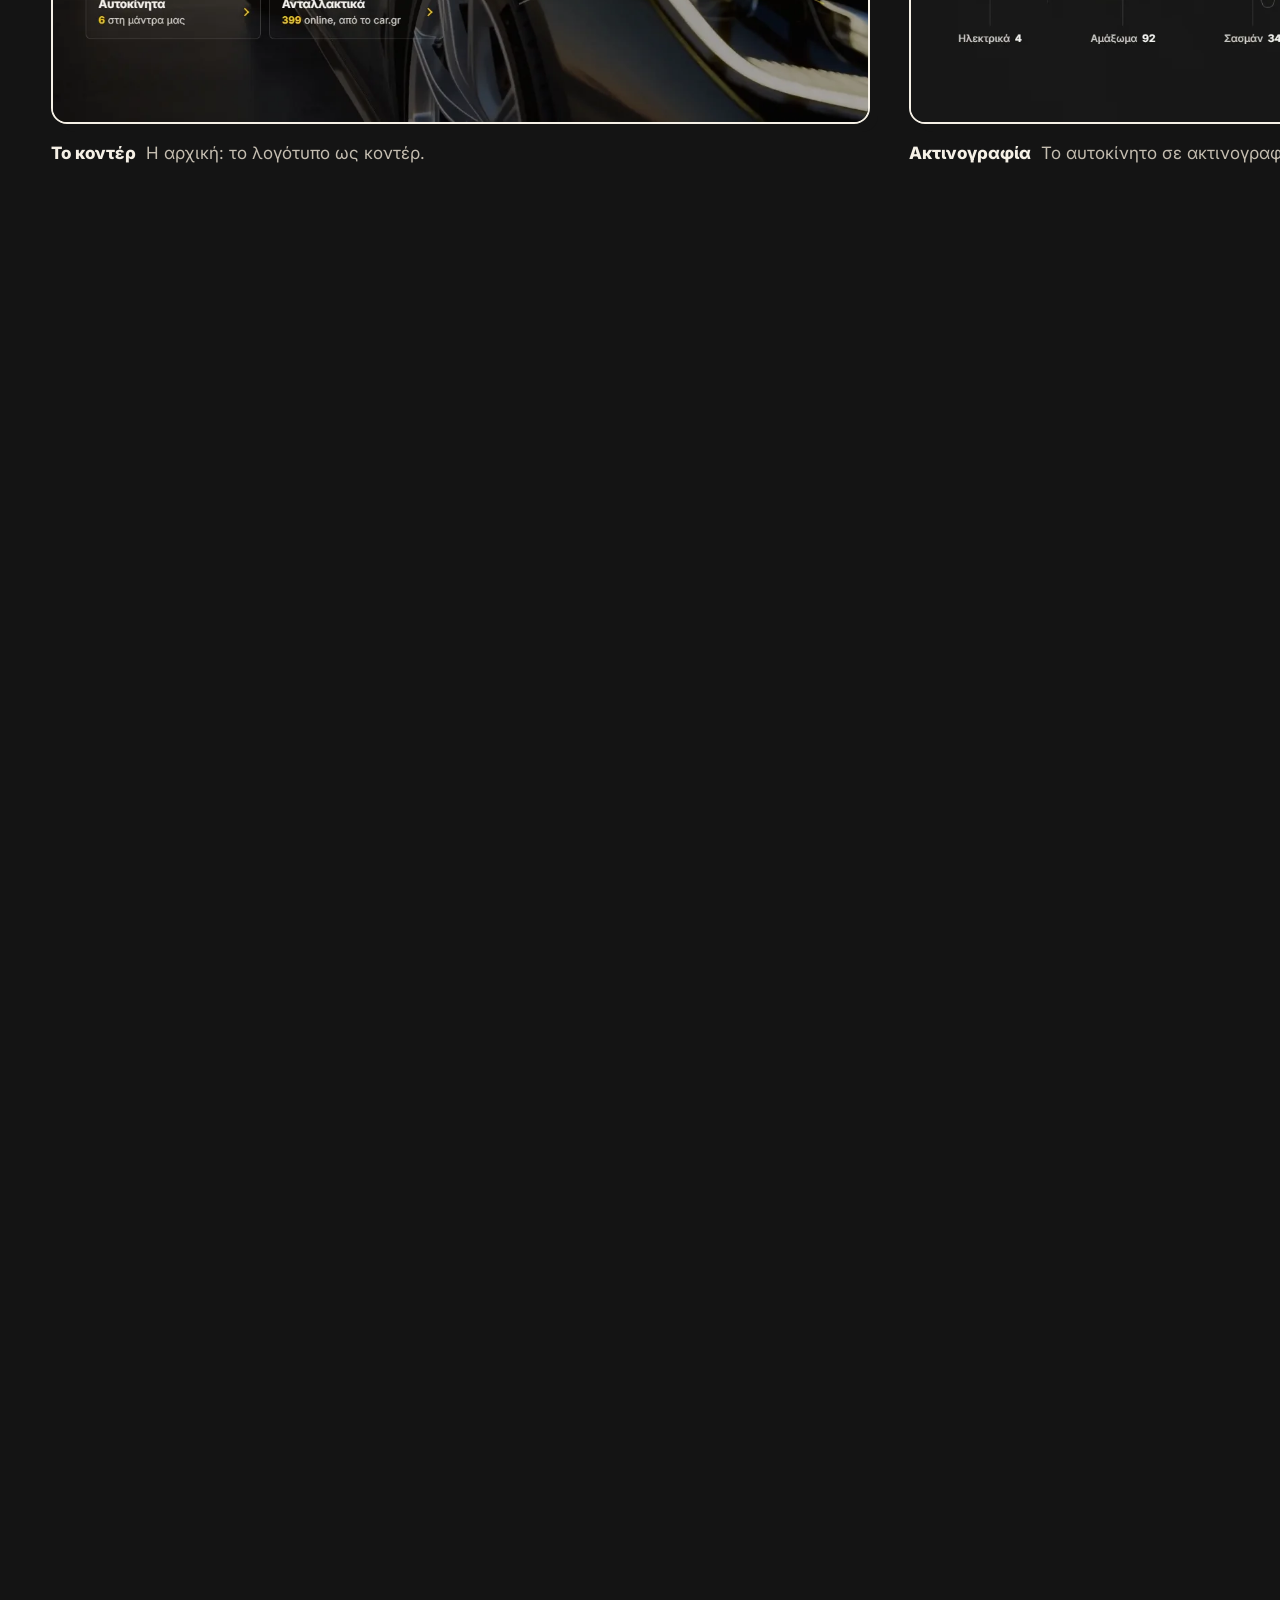
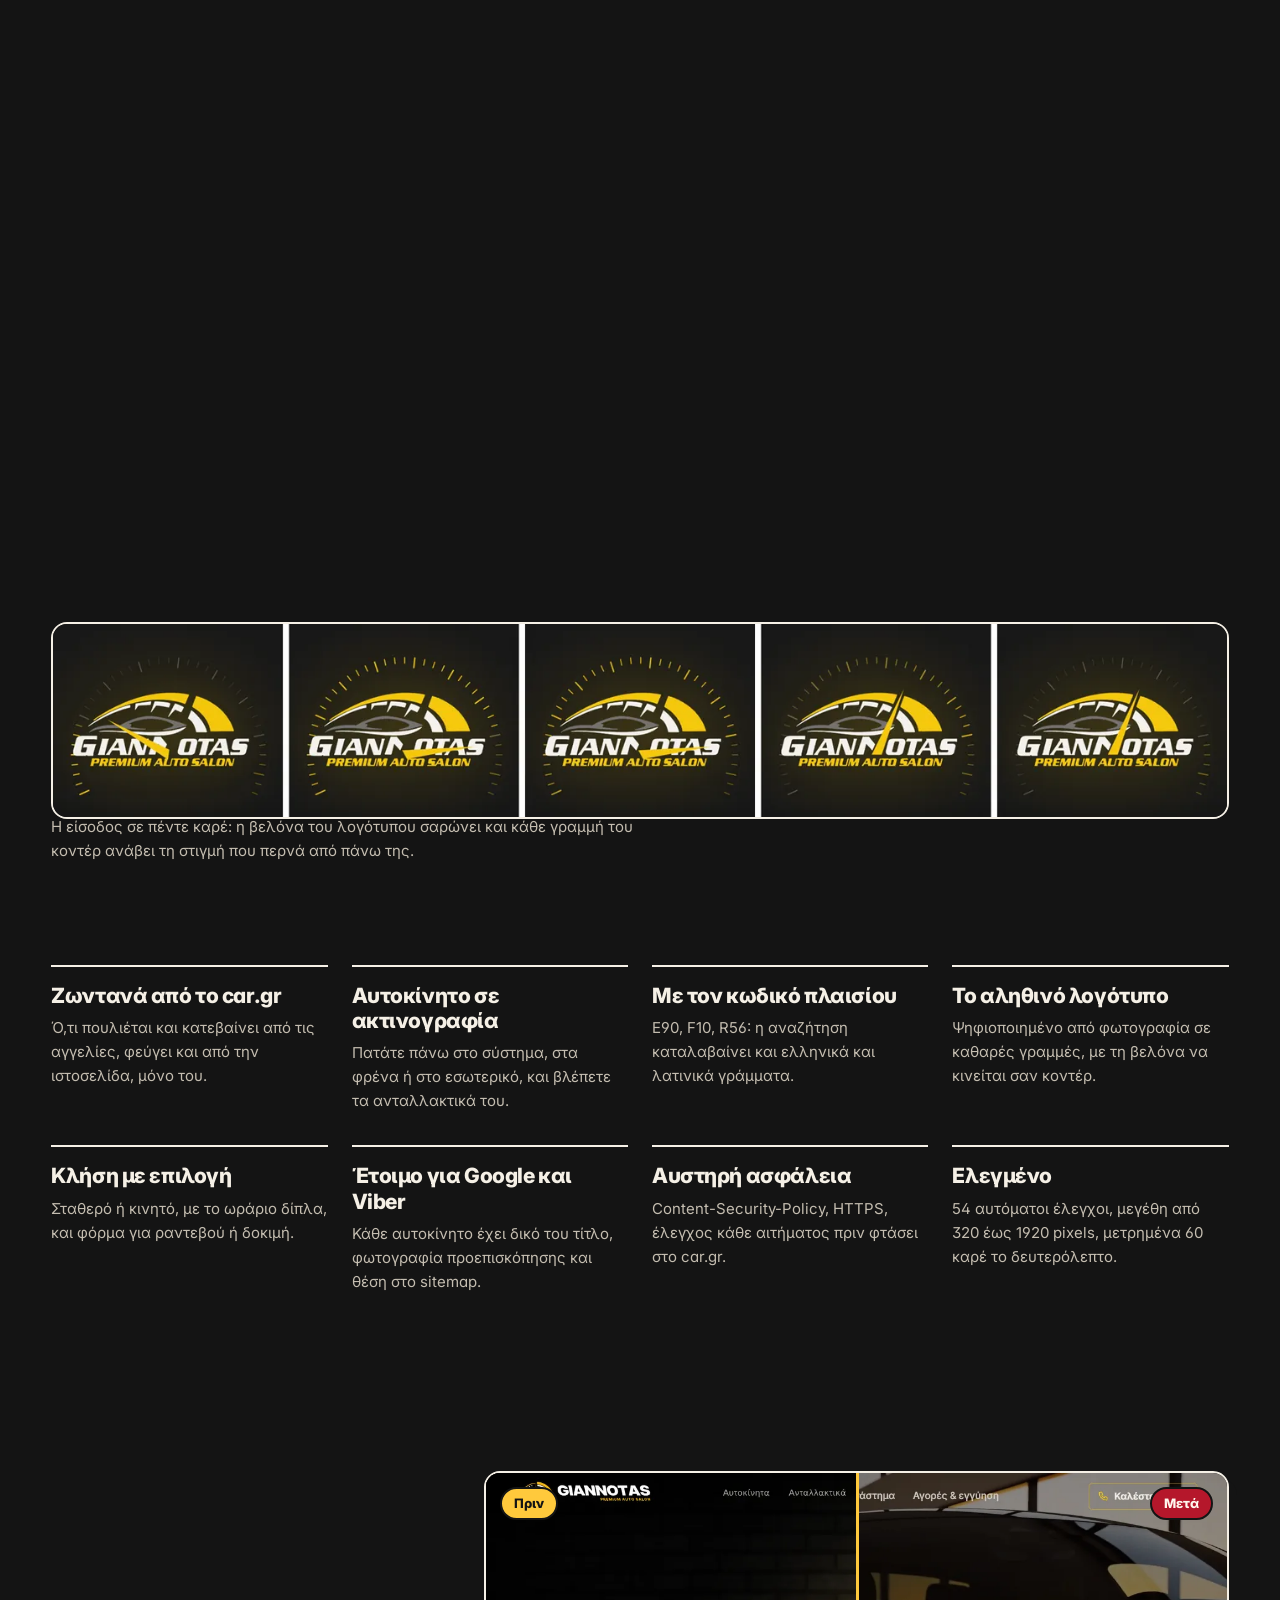
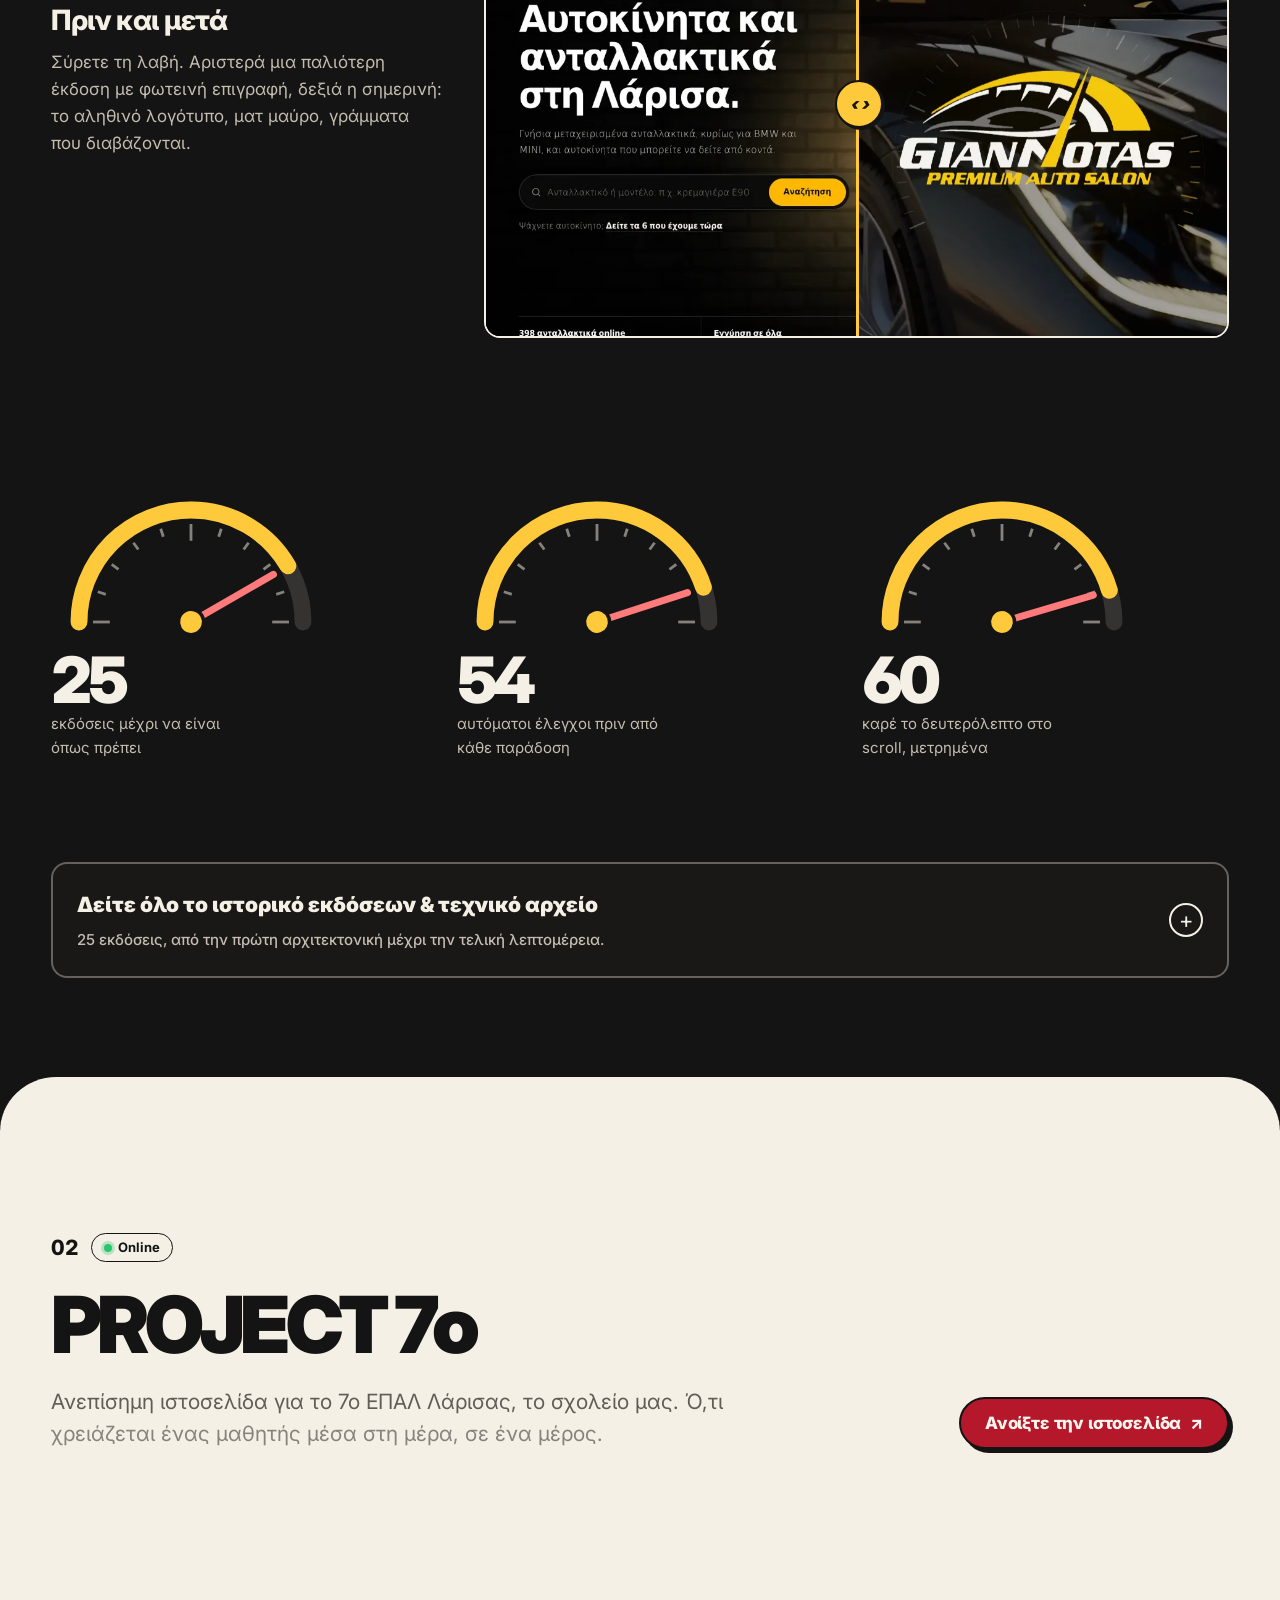
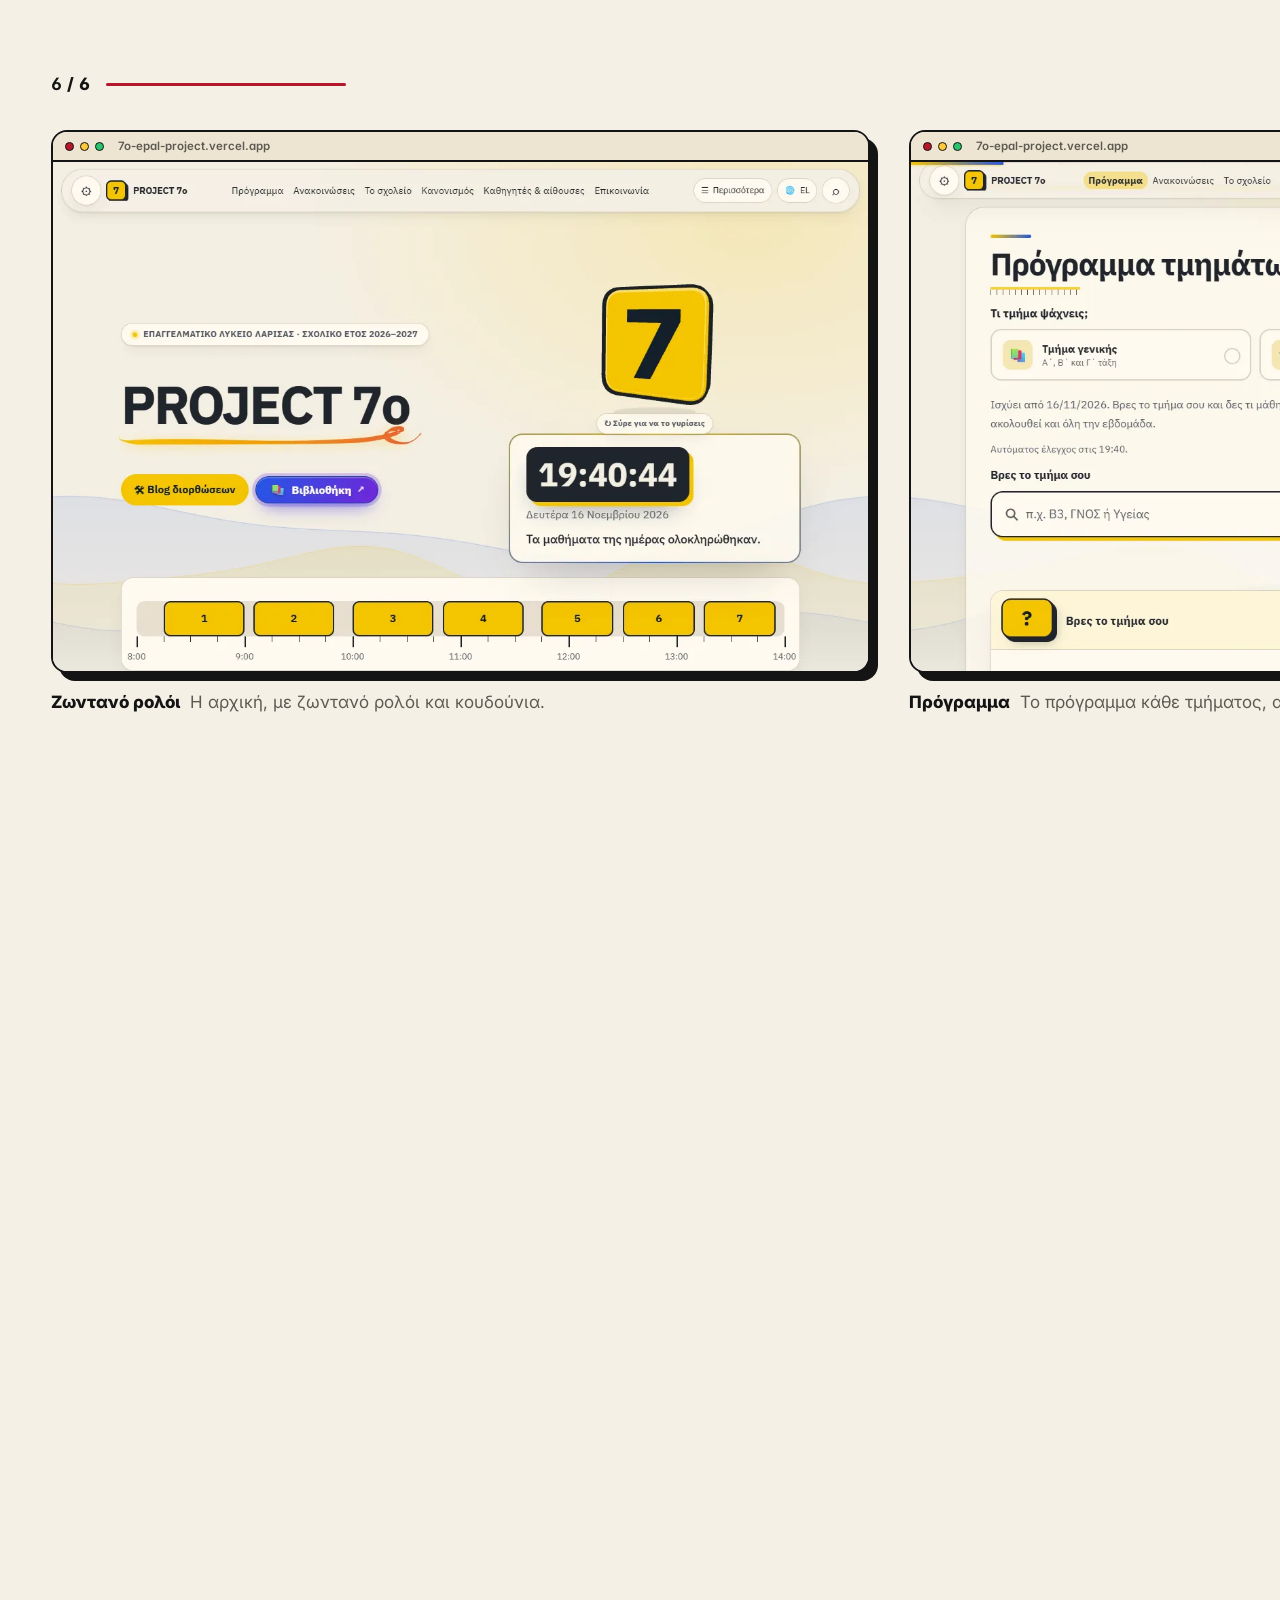
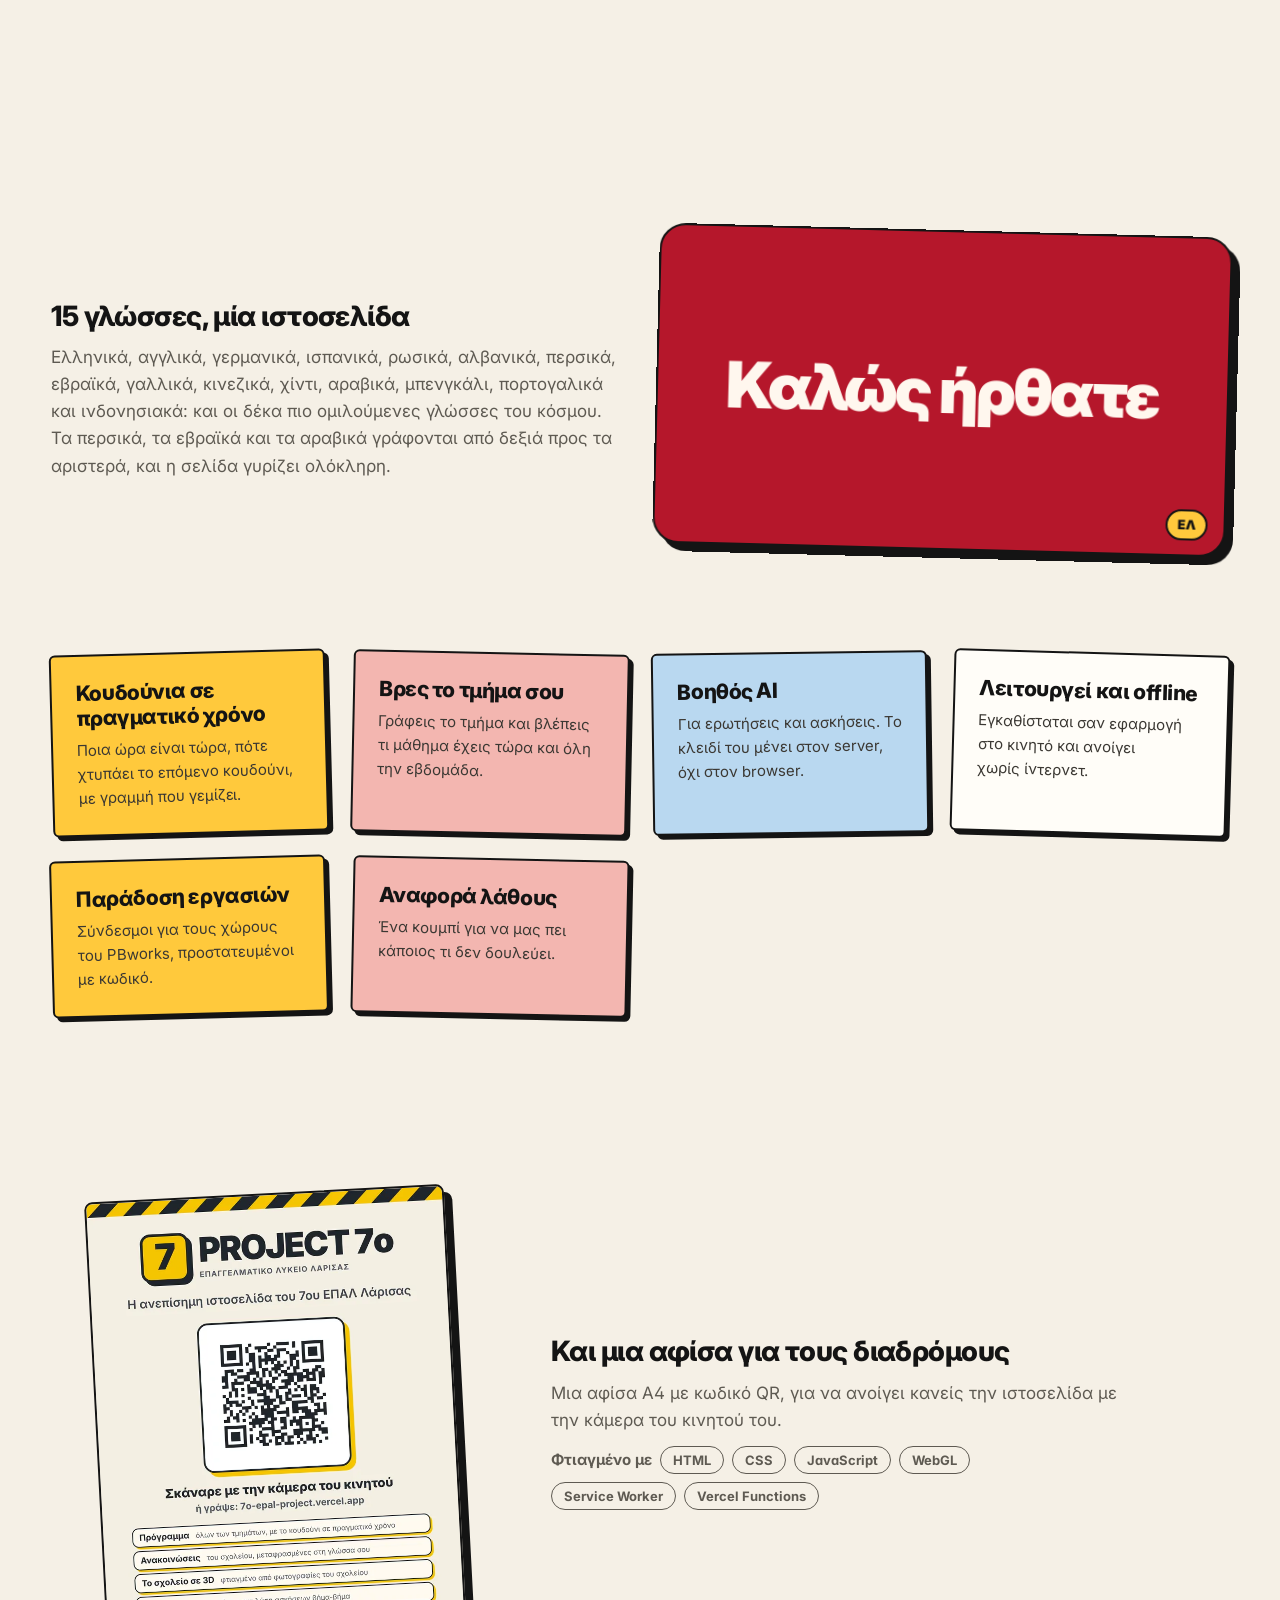
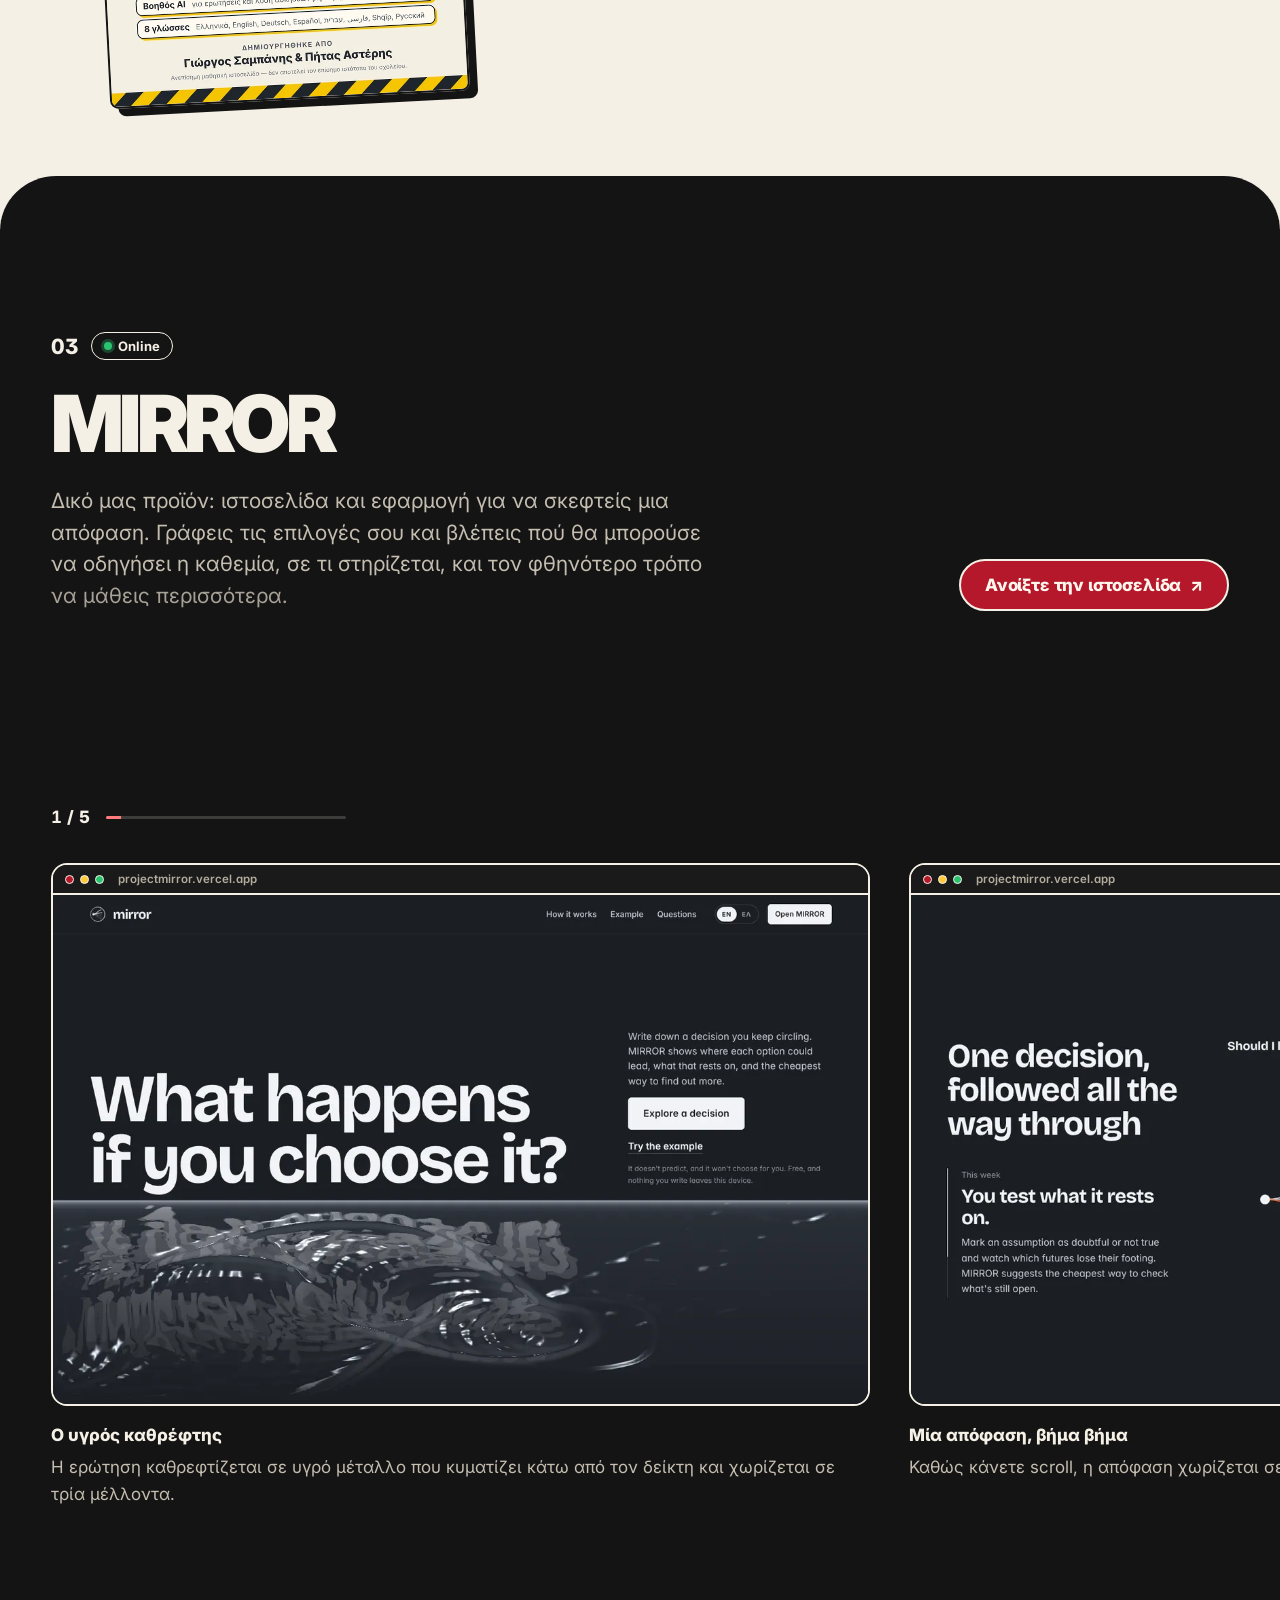
<file: portfolio/Teleia-main/portfolio/erga.html>
<!doctype html>
<html lang="el">
<head>
<meta charset="utf-8">
<meta name="viewport" content="width=device-width,initial-scale=1,viewport-fit=cover">
<title data-t="ergaMetaTitle">Τα έργα από κοντά — teleia.</title>
<meta name="description" data-ta="content:ergaMetaDesc" content="Τα έργα της teleia. από κοντά: Giannotas Premium Auto Salon, PROJECT 7ο, MIRROR, DAYWIRE και Dubdeck, με τις οθόνες, τους αριθμούς και τις εκδόσεις τους.">
<meta name="theme-color" content="#F5F0E6">
<link rel="icon" href="assets/img/icon.svg" type="image/svg+xml">
<link rel="apple-touch-icon" href="assets/img/apple-touch-icon.png">
<meta property="og:type" content="website">
<meta property="og:title" data-ta="content:ogTitle" content="teleia. — Ιστοσελίδες μέχρι την τελευταία τελεία">
<meta property="og:description" data-ta="content:ogDesc" content="Ιστοσελίδες και web εφαρμογές από τη Λάρισα. Δείτε τα έργα.">
<meta property="og:url" content="https://teleia01.vercel.app/erga">
<meta property="og:image" content="https://teleia01.vercel.app/assets/img/og.png">
<meta property="og:image:width" content="1200">
<meta property="og:image:height" content="630">
<meta property="og:image:alt" content="teleia. — Ιστοσελίδες μέχρι την τελευταία τελεία">
<meta name="twitter:card" content="summary_large_image">
<link rel="canonical" href="https://teleia01.vercel.app/erga">
<link rel="preload" href="assets/fonts/Inter-var.woff2" as="font" type="font/woff2" crossorigin>
<link rel="stylesheet" href="assets/css/tokens.css">
<link rel="stylesheet" href="assets/css/base.css">
<link rel="stylesheet" href="assets/css/components.css">
<link rel="stylesheet" href="assets/css/sections.css">
<link rel="stylesheet" href="assets/css/motion.css">
<script src="assets/js/boot.js"></script>
<script src="assets/js/i18n.js" defer></script>
<script src="assets/js/site.js" defer></script>
</head>
<body>

<a class="skip" href="#main" data-t="skip">Μετάβαση στο περιεχόμενο</a>

<!-- the travelling full stop (drawn by the script; only a picture) -->
<span class="traveler" id="traveler" aria-hidden="true"><i></i></span>
<span class="rail" id="rail" aria-hidden="true"></span>
<div class="cursor" id="cursor" aria-hidden="true"><span class="cursor-label"></span></div>
<div class="progress" aria-hidden="true"><i id="progress"></i></div>

<!-- ============ header ============ -->
<header class="hdr" id="hdr">
  <div class="hdr-in">
    <a class="brand" href="index.html" data-ta="aria-label:brandAria" aria-label="teleia. — στην αρχή">
      <svg class="brand-mark" viewBox="0 0 40 40" aria-hidden="true"><rect x="1.5" y="1.5" width="37" height="37" rx="11"/><path d="M7 27c5-12 9-13 12-5s6 6 9-4"/><circle cx="30.5" cy="15" r="3.6"/></svg>
      <span class="brand-word">teleia<b>.</b></span>
    </a>
    <nav class="nav" id="nav" data-ta="aria-label:navAria" aria-label="Κύριο μενού">
      <a href="index.html#work" data-t="navWork">Έργα</a>
      <a href="index.html#process" data-t="navProcess">Πώς δουλεύουμε</a>
      <a href="index.html#lab" data-t="navLab">Εργαστήριο</a>
      <a href="index.html#team" data-t="navTeam">Εμείς</a>
      <a href="index.html#contact" data-t="navContact">Επικοινωνία</a>
    </nav>
    <div class="hdr-tools">
      <button class="icon-btn" type="button" id="theme" aria-pressed="false" aria-label="Αλλαγή σε σκούρο θέμα">
        <svg viewBox="0 0 24 24" aria-hidden="true"><path class="moon" d="M20 14.5A8 8 0 0 1 9.5 4a8 8 0 1 0 10.5 10.5z"/><g class="sun"><circle cx="12" cy="12" r="4"/><path d="M12 2v2M12 20v2M2 12h2M20 12h2M4.9 4.9l1.4 1.4M17.7 17.7l1.4 1.4M4.9 19.1l1.4-1.4M17.7 6.3l1.4-1.4"/></g></svg>
      </button>
      <div class="lang" role="group" data-ta="aria-label:langAria" aria-label="Γλώσσα">
        <button type="button" data-lang="el" aria-pressed="true">ΕΛ</button><button type="button" data-lang="en" aria-pressed="false">EN</button>
      </div>
      <button class="icon-btn menu-btn" type="button" id="menuBtn" aria-expanded="false" aria-controls="nav" data-ta="aria-label:menu" aria-label="Μενού">
        <svg viewBox="0 0 24 24" aria-hidden="true"><path class="mb1" d="M4 8h16"/><path class="mb2" d="M4 16h16"/></svg>
      </button>
    </div>
  </div>
</header>

<main id="main">

  <!-- ============ the projects up close: a separate page, so the first page stays short ============ -->
  <section class="sec work erga-head" id="top" aria-labelledby="ergaTitle" data-dot-color="yel">
    <div class="wrap">
      <a class="back" href="index.html#work" data-t="backHome">← Πίσω στην αρχική</a>
      <div class="sec-head">
        <h1 class="h2" id="ergaTitle"><span class="words" data-t="ergaTitle">Τα έργα, από κοντά</span><span class="stop" data-stop aria-hidden="true"></span></h1>
        <p class="lead" data-t="ergaLead">Πέντε έργα, ένα ένα: οι οθόνες τους, τα νούμερά τους και τι άλλαξε από έκδοση σε έκδοση.</p>
      </div>
      <nav class="erga-jump" data-ta="aria-label:ergaJump" aria-label="Τα πέντε έργα">
        <a class="chip" href="#giannotas">Giannotas Premium Auto Salon</a><a class="chip" href="#project7">PROJECT 7ο</a><a class="chip" href="#mirror">MIRROR</a><a class="chip" href="#daywire">DAYWIRE</a><a class="chip" href="#dubdeck">Dubdeck</a>
      </nav>
    </div>
  </section>

  <!-- ============ chapter 1: Giannotas (matte black, like the site itself) ============ -->
  <section class="chapter chapter-dark" id="giannotas" aria-labelledby="gTitle">
    <div class="wrap ch-head">
      <p class="ch-kicker"><span class="num">01</span><span class="chip chip-live" data-t="live">Online</span></p>
      <h2 class="h2" id="gTitle"><span class="words">Giannotas Premium Auto Salon</span><span class="stop" data-stop aria-hidden="true"></span></h2>
      <div class="ch-intro">
        <p class="lead" data-t="gLead">Ιστοσελίδα για έκθεση αυτοκινήτων και κατάστημα ανταλλακτικών στη Λάρισα. Ο πελάτης ανεβάζει τις αγγελίες του στο car.gr, και η ιστοσελίδα τις δείχνει μόνη της.</p>
        <a class="btn btn-yel magnet" href="https://www.giannotaspremiumautosalon.gr/" target="_blank" rel="noopener noreferrer" data-cursor="cVisit"><span data-t="openSite">Ανοίξτε την ιστοσελίδα</span> <span aria-hidden="true">↗</span></a>
      </div>
    </div>

    <!-- pinned: the page scrolls down, the screens slide sideways -->
    <div class="gal" data-gallery>
      <div class="gal-sticky">
        <div class="gal-meta wrap"><span class="gal-count num"><b data-gal-now>1</b> / 5</span><span class="gal-bar"><i data-gal-bar></i></span></div>
        <ol class="gal-track" tabindex="0" data-ta="aria-label:galG" aria-label="Στιγμιότυπα από το Giannotas">
          <li class="shot"><figure><div class="frame frame-browser frame-dark"><figcaption class="frame-bar"><i></i><i></i><i></i><span>giannotaspremiumautosalon.gr</span></figcaption><img src="assets/img/work/giannotas.webp" width="1200" height="750" loading="lazy" data-ta="alt:gA1" alt="Η αρχική του Giannotas με το λογότυπο-κοντέρ"></div>
            <p class="shot-cap"><b data-t="g1h">Το κοντέρ</b> <span data-t="g1p">Η αρχική: το λογότυπο ως κοντέρ.</span></p></figure></li>
          <li class="shot"><figure><div class="frame frame-browser frame-dark"><figcaption class="frame-bar"><i></i><i></i><i></i><span>…/antallaktika</span></figcaption><img src="assets/img/work/g-xray.webp" width="1200" height="750" loading="lazy" data-ta="alt:gA2" alt="Το αυτοκίνητο σε ακτινογραφία"></div>
            <p class="shot-cap"><b data-t="g2h">Ακτινογραφία</b> <span data-t="g2p">Το αυτοκίνητο σε ακτινογραφία, για να βρίσκετε το ανταλλακτικό.</span></p></figure></li>
          <li class="shot"><figure><div class="frame frame-browser frame-dark frame-fit"><figcaption class="frame-bar"><i></i><i></i><i></i><span>giannotaspremiumautosalon.gr</span></figcaption><img src="assets/img/work/g-stats.webp" width="1200" height="350" loading="lazy" data-ta="alt:gA3" alt="Ζωντανοί αριθμοί και ταινία με τα μοντέλα"></div>
            <p class="shot-cap"><b data-t="g3h">Ζωντανοί αριθμοί</b> <span data-t="g3p">Αριθμοί που μετρούν ζωντανά, και ταινία με τα μοντέλα.</span></p></figure></li>
          <li class="shot"><figure><div class="frame frame-browser frame-dark frame-fit"><figcaption class="frame-bar"><i></i><i></i><i></i><span>…/antallaktika</span></figcaption><img src="assets/img/work/g-codes.webp" width="1200" height="392" loading="lazy" data-ta="alt:gA4" alt="Αναζήτηση με κωδικό πλαισίου"></div>
            <p class="shot-cap"><b data-t="g4h">Κωδικός πλαισίου</b> <span data-t="g4p">Ανταλλακτικά με τον κωδικό του αυτοκινήτου.</span></p></figure></li>
          <li class="shot"><figure><div class="frame frame-browser frame-dark frame-fit"><figcaption class="frame-bar"><i></i><i></i><i></i><span>giannotaspremiumautosalon.gr</span></figcaption><img src="assets/img/work/g-footer.webp" width="1200" height="442" loading="lazy" data-ta="alt:gA5" alt="Το τέλος της σελίδας με κλήση και οδηγίες"></div>
            <p class="shot-cap"><b data-t="g5h">Τέλος σελίδας</b> <span data-t="g5p">Το τέλος κάθε σελίδας: κλήση και οδηγίες.</span></p></figure></li>
        </ol>
      </div>
    </div>

    <div class="wrap">
      <!-- the arrival, five frames -->
      <figure class="film">
        <img src="assets/img/work/g-ignition.webp" width="1400" height="230" loading="lazy" data-ta="alt:gIgnA" alt="Η είσοδος σε πέντε καρέ: η βελόνα του λογότυπου σαρώνει το κοντέρ">
        <figcaption class="small" data-t="gIgn">Η είσοδος σε πέντε καρέ: η βελόνα του λογότυπου σαρώνει και κάθε γραμμή του κοντέρ ανάβει τη στιγμή που περνά από πάνω της.</figcaption>
      </figure>

      <ul class="facts">
        <li class="fact"><h3 data-t="gf1h">Ζωντανά από το car.gr</h3><p data-t="gf1p">Ό,τι πουλιέται και κατεβαίνει από τις αγγελίες, φεύγει και από την ιστοσελίδα, μόνο του.</p></li>
        <li class="fact"><h3 data-t="gf2h">Αυτοκίνητο σε ακτινογραφία</h3><p data-t="gf2p">Πατάτε πάνω στο σύστημα, στα φρένα ή στο εσωτερικό, και βλέπετε τα ανταλλακτικά του.</p></li>
        <li class="fact"><h3 data-t="gf3h">Με τον κωδικό πλαισίου</h3><p data-t="gf3p">E90, F10, R56: η αναζήτηση καταλαβαίνει και ελληνικά και λατινικά γράμματα.</p></li>
        <li class="fact"><h3 data-t="gf4h">Το αληθινό λογότυπο</h3><p data-t="gf4p">Ψηφιοποιημένο από φωτογραφία σε καθαρές γραμμές, με τη βελόνα να κινείται σαν κοντέρ.</p></li>
        <li class="fact"><h3 data-t="gf5h">Κλήση με επιλογή</h3><p data-t="gf5p">Σταθερό ή κινητό, με το ωράριο δίπλα, και φόρμα για ραντεβού ή δοκιμή.</p></li>
        <li class="fact"><h3 data-t="gf6h">Έτοιμο για Google και Viber</h3><p data-t="gf6p">Κάθε αυτοκίνητο έχει δικό του τίτλο, φωτογραφία προεπισκόπησης και θέση στο sitemap.</p></li>
        <li class="fact"><h3 data-t="gf7h">Αυστηρή ασφάλεια</h3><p data-t="gf7p">Content-Security-Policy, HTTPS, έλεγχος κάθε αιτήματος πριν φτάσει στο car.gr.</p></li>
        <li class="fact"><h3 data-t="gf8h">Ελεγμένο</h3><p data-t="gf8p">54 αυτόματοι έλεγχοι, μεγέθη από 320 έως 1920 pixels, μετρημένα 60 καρέ το δευτερόλεπτο.</p></li>
      </ul>

      <!-- before / after -->
      <div class="ba-block">
        <div class="ba-copy">
          <h3 class="h3" data-t="baTitle">Πριν και μετά</h3>
          <p data-t="baSub">Σύρετε τη λαβή. Αριστερά μια παλιότερη έκδοση με φωτεινή επιγραφή, δεξιά η σημερινή: το αληθινό λογότυπο, ματ μαύρο, γράμματα που διαβάζονται.</p>
        </div>
        <div class="ba" id="ba" data-cursor="cDrag">
          <img class="ba-after" src="assets/img/work/giannotas.webp" width="1200" height="750" loading="lazy" data-ta="alt:baAfterA" alt="Η σημερινή έκδοση">
          <div class="ba-before"><img src="assets/img/work/g-before.webp" width="1200" height="750" loading="lazy" data-ta="alt:baBeforeA" alt="Παλιότερη έκδοση"></div>
          <span class="ba-tag ba-tag-l" data-t="before">Πριν</span><span class="ba-tag ba-tag-r" data-t="after">Μετά</span>
          <span class="ba-handle" aria-hidden="true"><i></i></span>
          <input class="ba-range" type="range" min="0" max="100" value="50" data-ta="aria-label:baAria" aria-label="Σύγκριση πριν και μετά">
        </div>
      </div>

      <!-- 25 versions -->
      <div class="versions">
        <!-- three speedometers, like the logo of the site itself: the needles sweep as they arrive -->
        <ul class="gauges">
          <li class="gauge" data-gauge="25" data-max="30"><svg viewBox="0 0 200 120" aria-hidden="true"><path class="g-track" pathLength="1" d="M20 110a80 80 0 0 1 160 0"/><path class="g-fill" pathLength="1" d="M20 110a80 80 0 0 1 160 0"/><g class="g-ticks"></g><g class="g-needle"><path d="M100 110L100 42"/><circle cx="100" cy="110" r="9"/></g></svg>
            <p><b class="num" data-count="25">25</b><span data-t="gg1">εκδόσεις μέχρι να είναι όπως πρέπει</span></p></li>
          <li class="gauge" data-gauge="54" data-max="60"><svg viewBox="0 0 200 120" aria-hidden="true"><path class="g-track" pathLength="1" d="M20 110a80 80 0 0 1 160 0"/><path class="g-fill" pathLength="1" d="M20 110a80 80 0 0 1 160 0"/><g class="g-ticks"></g><g class="g-needle"><path d="M100 110L100 42"/><circle cx="100" cy="110" r="9"/></g></svg>
            <p><b class="num" data-count="54">54</b><span data-t="gg2">αυτόματοι έλεγχοι πριν από κάθε παράδοση</span></p></li>
          <li class="gauge" data-gauge="60" data-max="66"><svg viewBox="0 0 200 120" aria-hidden="true"><path class="g-track" pathLength="1" d="M20 110a80 80 0 0 1 160 0"/><path class="g-fill" pathLength="1" d="M20 110a80 80 0 0 1 160 0"/><g class="g-ticks"></g><g class="g-needle"><path d="M100 110L100 42"/><circle cx="100" cy="110" r="9"/></g></svg>
            <p><b class="num" data-count="60">60</b><span data-t="gg3">καρέ το δευτερόλεπτο στο scroll, μετρημένα</span></p></li>
        </ul>
        <!-- Keep the engineering timeline intact, but let visitors open it after scanning the headline metrics. -->
        <details class="versions-detail">
          <summary>
            <span class="versions-summary">
              <b data-t="verTitle">Δείτε όλο το ιστορικό εκδόσεων &amp; τεχνικό αρχείο</b>
              <span data-t="verSub">25 εκδόσεις, από την πρώτη αρχιτεκτονική μέχρι την τελική λεπτομέρεια.</span>
            </span>
          </summary>
          <div class="versions-detail-body">
        <ol class="ver-track" tabindex="0" data-ta="aria-label:verAria" aria-label="Οι εκδόσεις του Giannotas">
          <li><b>v6–v12</b><span data-t="v1">Η αρχιτεκτονική: σελίδες, σύνδεση με το car.gr, αναζήτηση.</span></li>
          <li><b>v13</b><span data-t="v2">Πρώτη μεγάλη αλλαγή σχεδίου, κουμπί κλήσης με σταθερό και κινητό.</span></li>
          <li><b>v14</b><span data-t="v3">Πιο ομαλές κινήσεις, νέος τίτλος.</span></li>
          <li><b>v19–v21</b><span data-t="v4">Το αληθινό λογότυπο παντού, η βελόνα κινείται, υψηλή ανάλυση.</span></li>
          <li><b>v22</b><span data-t="v5">Εμπορικό σχέδιο, ανοιχτές και σκούρες επιφάνειες.</span></li>
          <li><b>v23</b><span data-t="v6">Ματ μαύρο, κοντέρ στην είσοδο, ζωντανοί αριθμοί, χωρίς 3D.</span></li>
          <li class="ver-now"><b>v25</b><span data-t="v7">Inter παντού, ακίνητο λογότυπο: όπως το ήθελε ο πελάτης.</span></li>
        </ol>
            <p class="built"><span data-t="builtWith">Φτιαγμένο με</span> <span class="chip">HTML</span><span class="chip">CSS</span><span class="chip">JavaScript</span><span class="chip">Vercel Functions</span><span class="chip">Playwright</span><span class="chip">Python</span></p>
          </div>
        </details>
      </div>
    </div>
  </section>

  <!-- ============ chapter 2: PROJECT 7o ============ -->
  <section class="chapter" id="project7" aria-labelledby="pTitle">
    <div class="wrap ch-head">
      <p class="ch-kicker"><span class="num">02</span><span class="chip chip-live" data-t="live">Online</span></p>
      <h2 class="h2" id="pTitle"><span class="words">PROJECT 7ο</span><span class="stop" data-stop aria-hidden="true"></span></h2>
      <div class="ch-intro">
        <p class="lead" data-t="pLead">Ανεπίσημη ιστοσελίδα για το 7ο ΕΠΑΛ Λάρισας, το σχολείο μας. Ό,τι χρειάζεται ένας μαθητής μέσα στη μέρα, σε ένα μέρος.</p>
        <a class="btn btn-red magnet" href="https://7o-epal-project.vercel.app/" target="_blank" rel="noopener noreferrer" data-cursor="cVisit"><span data-t="openSite">Ανοίξτε την ιστοσελίδα</span> <span aria-hidden="true">↗</span></a>
      </div>
    </div>

    <div class="gal" data-gallery>
      <div class="gal-sticky">
        <div class="gal-meta wrap"><span class="gal-count num"><b data-gal-now>1</b> / 6</span><span class="gal-bar"><i data-gal-bar></i></span></div>
        <ol class="gal-track" tabindex="0" data-ta="aria-label:galP" aria-label="Στιγμιότυπα από το PROJECT 7ο">
          <li class="shot"><figure><div class="frame frame-browser"><figcaption class="frame-bar"><i></i><i></i><i></i><span>7o-epal-project.vercel.app</span></figcaption><img src="assets/img/work/project7.webp" width="1200" height="750" loading="lazy" data-ta="alt:pA1" alt="Η αρχική του PROJECT 7ο με ζωντανό ρολόι"></div>
            <p class="shot-cap"><b data-t="p1h">Ζωντανό ρολόι</b> <span data-t="p1p">Η αρχική, με ζωντανό ρολόι και κουδούνια.</span></p></figure></li>
          <li class="shot"><figure><div class="frame frame-browser"><figcaption class="frame-bar"><i></i><i></i><i></i><span>7o-epal-project.vercel.app</span></figcaption><img src="assets/img/work/p7-schedule.webp" width="1200" height="750" loading="lazy" data-ta="alt:pA2" alt="Το πρόγραμμα ενός τμήματος"></div>
            <p class="shot-cap"><b data-t="p2h">Πρόγραμμα</b> <span data-t="p2p">Το πρόγραμμα κάθε τμήματος, από το PDF του σχολείου.</span></p></figure></li>
          <li class="shot"><figure><div class="frame frame-browser"><figcaption class="frame-bar"><i></i><i></i><i></i><span>7o-epal-project.vercel.app</span></figcaption><img src="assets/img/work/p7-finder.webp" width="1200" height="750" loading="lazy" data-ta="alt:pA3" alt="Αναζήτηση καθηγητή ή αίθουσας"></div>
            <p class="shot-cap"><b data-t="p3h">Καθηγητές &amp; αίθουσες</b> <span data-t="p3p">Γράφεις ένα όνομα και βλέπεις το εβδομαδιαίο πρόγραμμά του.</span></p></figure></li>
          <li class="shot"><figure><div class="frame frame-browser"><figcaption class="frame-bar"><i></i><i></i><i></i><span>7o-epal-project.vercel.app</span></figcaption><img src="assets/img/work/p7-digital.webp" width="1200" height="750" loading="lazy" data-ta="alt:pA4" alt="Ο κατάλογος με τις ψηφιακές τάξεις"></div>
            <p class="shot-cap"><b data-t="p4h">Ψηφιακές τάξεις</b> <span data-t="p4p">Κάθε εκπαιδευτικός και η ψηφιακή του τάξη, σε έναν κατάλογο.</span></p></figure></li>
          <li class="shot"><figure><div class="frame frame-browser"><figcaption class="frame-bar"><i></i><i></i><i></i><span>7o-epal-project.vercel.app</span></figcaption><img src="assets/img/work/p7-news.webp" width="1200" height="750" loading="lazy" data-ta="alt:pA5" alt="Οι πρόσφατες ανακοινώσεις του σχολείου"></div>
            <p class="shot-cap"><b data-t="p5h">Ανακοινώσεις</b> <span data-t="p5p">Οι τελευταίες ανακοινώσεις, με ημερομηνία και αναζήτηση.</span></p></figure></li>
          <li class="shot"><figure><div class="frame frame-browser"><figcaption class="frame-bar"><i></i><i></i><i></i><span>7o-epal-project.vercel.app</span></figcaption><img src="assets/img/work/p7-holidays.webp" width="1200" height="750" loading="lazy" data-ta="alt:pA6" alt="Το ημερολόγιο αργιών"></div>
            <p class="shot-cap"><b data-t="p6h">Αργίες</b> <span data-t="p6p">Το ημερολόγιο αργιών, ελληνικών και διεθνών.</span></p></figure></li>
        </ol>
      </div>
    </div>

    <div class="wrap">
      <!-- 15 languages -->
      <div class="hello-block">
        <div>
          <h3 class="h3" data-t="langTitle">15 γλώσσες, μία ιστοσελίδα</h3>
          <p data-t="langP">Ελληνικά, αγγλικά, γερμανικά, ισπανικά, ρωσικά, αλβανικά, περσικά, εβραϊκά, γαλλικά, κινεζικά, χίντι, αραβικά, μπενγκάλι, πορτογαλικά και ινδονησιακά: και οι δέκα πιο ομιλούμενες γλώσσες του κόσμου. Τα περσικά, τα εβραϊκά και τα αραβικά γράφονται από δεξιά προς τα αριστερά, και η σελίδα γυρίζει ολόκληρη.</p>
        </div>
        <div class="hello-card" aria-hidden="true"><span class="hello-word" id="hello">Καλώς ήρθατε</span><span class="hello-code num" id="helloL">ΕΛ</span></div>
      </div>

      <ul class="facts notes">
        <li class="fact"><h3 data-t="pf1h">Κουδούνια σε πραγματικό χρόνο</h3><p data-t="pf1p">Ποια ώρα είναι τώρα, πότε χτυπάει το επόμενο κουδούνι, με γραμμή που γεμίζει.</p></li>
        <li class="fact"><h3 data-t="pf2h">Βρες το τμήμα σου</h3><p data-t="pf2p">Γράφεις το τμήμα και βλέπεις τι μάθημα έχεις τώρα και όλη την εβδομάδα.</p></li>
        <li class="fact"><h3 data-t="pf3h">Βοηθός AI</h3><p data-t="pf3p">Για ερωτήσεις και ασκήσεις. Το κλειδί του μένει στον server, όχι στον browser.</p></li>
        <li class="fact"><h3 data-t="pf4h">Λειτουργεί και offline</h3><p data-t="pf4p">Εγκαθίσταται σαν εφαρμογή στο κινητό και ανοίγει χωρίς ίντερνετ.</p></li>
        <li class="fact"><h3 data-t="pf5h">Παράδοση εργασιών</h3><p data-t="pf5p">Σύνδεσμοι για τους χώρους του PBworks, προστατευμένοι με κωδικό.</p></li>
        <li class="fact"><h3 data-t="pf6h">Αναφορά λάθους</h3><p data-t="pf6p">Ένα κουμπί για να μας πει κάποιος τι δεν δουλεύει.</p></li>
      </ul>

      <div class="poster">
        <img class="poster-img" src="assets/img/work/p7-poster.webp" width="700" height="990" loading="lazy" data-ta="alt:posterA" alt="Η αφίσα A4 του PROJECT 7ο με κωδικό QR">
        <div class="poster-copy">
          <h3 class="h3" data-t="posterTitle">Και μια αφίσα για τους διαδρόμους</h3>
          <p data-t="posterP">Μια αφίσα A4 με κωδικό QR, για να ανοίγει κανείς την ιστοσελίδα με την κάμερα του κινητού του.</p>
          <p class="built"><span data-t="builtWith">Φτιαγμένο με</span> <span class="chip">HTML</span><span class="chip">CSS</span><span class="chip">JavaScript</span><span class="chip">WebGL</span><span class="chip">Service Worker</span><span class="chip">Vercel Functions</span></p>
        </div>
      </div>
    </div>
  </section>

  <!-- ============ chapter 3: MIRROR (graphite, like the product) ============ -->
  <section class="chapter chapter-dark" id="mirror" aria-labelledby="mTitle">
    <div class="wrap ch-head">
      <p class="ch-kicker"><span class="num">03</span><span class="chip chip-live" data-t="live">Online</span></p>
      <h2 class="h2" id="mTitle"><span class="words">MIRROR</span><span class="stop" data-stop aria-hidden="true"></span></h2>
      <div class="ch-intro">
        <p class="lead" data-t="mLead">Δικό μας προϊόν: ιστοσελίδα και εφαρμογή για να σκεφτείς μια απόφαση. Γράφεις τις επιλογές σου και βλέπεις πού θα μπορούσε να οδηγήσει η καθεμία, σε τι στηρίζεται, και τον φθηνότερο τρόπο να μάθεις περισσότερα.</p>
        <a class="btn btn-red magnet" href="https://projectmirror.vercel.app/" target="_blank" rel="noopener noreferrer" data-cursor="cVisit"><span data-t="openSite">Ανοίξτε την ιστοσελίδα</span> <span aria-hidden="true">↗</span></a>
      </div>
    </div>

    <div class="gal" data-gallery>
      <div class="gal-sticky">
        <div class="gal-meta wrap"><span class="gal-count num"><b data-gal-now>1</b> / 5</span><span class="gal-bar"><i data-gal-bar></i></span></div>
        <ol class="gal-track" tabindex="0" data-ta="aria-label:galM" aria-label="Στιγμιότυπα από το MIRROR">
          <li class="shot"><figure><div class="frame frame-browser frame-dark"><figcaption class="frame-bar"><i></i><i></i><i></i><span>projectmirror.vercel.app</span></figcaption><img src="assets/img/work/mirror.webp" width="1200" height="750" loading="lazy" data-ta="alt:mA1" alt="Η αρχική του MIRROR με τον υγρό καθρέφτη"></div>
            <p class="shot-cap"><b data-t="m1h">Ο υγρός καθρέφτης</b> <span data-t="m1p">Η ερώτηση καθρεφτίζεται σε υγρό μέταλλο που κυματίζει κάτω από τον δείκτη και χωρίζεται σε τρία μέλλοντα.</span></p></figure></li>
          <li class="shot"><figure><div class="frame frame-browser frame-dark"><figcaption class="frame-bar"><i></i><i></i><i></i><span>projectmirror.vercel.app</span></figcaption><img src="assets/img/work/mirror-story.webp" width="1200" height="750" loading="lazy" data-ta="alt:mA2" alt="Μια απόφαση που χωρίζεται σε τρεις δρόμους"></div>
            <p class="shot-cap"><b data-t="m2h">Μία απόφαση, βήμα βήμα</b> <span data-t="m2p">Καθώς κάνετε scroll, η απόφαση χωρίζεται σε δρόμους και ένα μέλλον ραγίζει.</span></p></figure></li>
          <li class="shot"><figure><div class="frame frame-browser frame-dark"><figcaption class="frame-bar"><i></i><i></i><i></i><span>projectmirror.vercel.app</span></figcaption><img src="assets/img/work/mirror-demo.webp" width="1200" height="750" loading="lazy" data-ta="alt:mA3" alt="Ένα μέλλον που έσπασε στο ζωντανό παράδειγμα"></div>
            <p class="shot-cap"><b data-t="m3h">Ζωντανό παράδειγμα</b> <span data-t="m3p">Η πραγματική μηχανή: σημειώστε μια υπόθεση ως λάθος και δείτε ποια μέλλοντα σπάνε.</span></p></figure></li>
          <li class="shot"><figure><div class="frame frame-browser frame-dark"><figcaption class="frame-bar"><i></i><i></i><i></i><span>projectmirror.vercel.app</span></figcaption><img src="assets/img/work/mirror-lab.webp" width="1200" height="750" loading="lazy" data-ta="alt:mA4" alt="Το Εργαστήριο Μελλόντων μέσα στην εφαρμογή"></div>
            <p class="shot-cap"><b data-t="m4h">Το Εργαστήριο Μελλόντων</b> <span data-t="m4p">Κάθε επιλογή σε τρεις χρονικές στιγμές, με το πόσο σίγουρο είναι κάθε μέλλον.</span></p></figure></li>
          <li class="shot"><figure><div class="frame frame-browser frame-dark"><figcaption class="frame-bar"><i></i><i></i><i></i><span>projectmirror.vercel.app</span></figcaption><img src="assets/img/work/mirror-el.webp" width="1200" height="750" loading="lazy" data-ta="alt:mA5" alt="Η αρχική του MIRROR στα ελληνικά"></div>
            <p class="shot-cap"><b data-t="m5h">Ελληνικά και αγγλικά</b> <span data-t="m5p">Όλη η ιστοσελίδα και η εφαρμογή, και στις δύο γλώσσες.</span></p></figure></li>
        </ol>
      </div>
    </div>

    <div class="wrap">
      <ul class="facts notes">
        <li class="fact"><h3 data-t="mf1h">WebGL από το μηδέν</h3><p data-t="mf1p">Ο καθρέφτης είναι δικός μας shader και προσομοίωση κυμάτων, χωρίς βιβλιοθήκες.</p></li>
        <li class="fact"><h3 data-t="mf2h">Δεν προβλέπει</h3><p data-t="mf2p">Κάθε μέλλον σημειώνεται ως γνωστό, υπόθεση ή εικασία. Χωρίς ψεύτικα ποσοστά.</p></li>
        <li class="fact"><h3 data-t="mf3h">Μένει στη συσκευή σου</h3><p data-t="mf3p">Χωρίς λογαριασμό. Οι αποφάσεις αποθηκεύονται μόνο στον browser.</p></li>
        <li class="fact"><h3 data-t="mf4h">Πειράματα και επανεξέταση</h3><p data-t="mf4p">Φθηνές δοκιμές για ό,τι δεν ξέρεις, και μια ημερομηνία για να δεις τι έγινε τελικά.</p></li>
        <li class="fact"><h3 data-t="mf5h">51 αυτόματοι έλεγχοι</h3><p data-t="mf5p">21 unit tests και 30 έλεγχοι σε πραγματικό browser, σε κινητό και υπολογιστή.</p></li>
        <li class="fact"><h3 data-t="mf6h">Με κίνηση ή χωρίς</h3><p data-t="mf6p">Με μειωμένη κίνηση όλα φαίνονται αμέσως και τίποτα δεν περιμένει το scroll.</p></li>
      </ul>
      <p class="built"><span data-t="builtWith">Φτιαγμένο με</span> <span class="chip">TypeScript</span><span class="chip">WebGL2</span><span class="chip">CSS</span><span class="chip">Vercel Functions</span><span class="chip">Playwright</span></p>
    </div>
  </section>

  <!-- ============ chapter 4: DAYWIRE (graphite, like its board) ============ -->
  <section class="chapter chapter-dark" id="daywire" aria-labelledby="dTitle">
    <div class="wrap ch-head">
      <p class="ch-kicker"><span class="num">04</span><span class="chip chip-live" data-t="live">Online</span></p>
      <h2 class="h2" id="dTitle"><span class="words">DAYWIRE</span><span class="stop" data-stop aria-hidden="true"></span></h2>
      <div class="ch-intro">
        <p class="lead" data-t="dLead">Τι αλλάζει σήμερα στην πόλη σου: διακοπές νερού, κυκλοφοριακές ρυθμίσεις και επίσημες προειδοποιήσεις καιρού, σε έναν πίνακα σαν αυτούς των σταθμών. Μόνο από επίσημες πηγές, ξεκινώντας από τη Λάρισα.</p>
        <a class="btn btn-red magnet" href="https://daywireproject.vercel.app/" target="_blank" rel="noopener noreferrer" data-cursor="cVisit"><span data-t="openSite">Ανοίξτε την ιστοσελίδα</span> <span aria-hidden="true">↗</span></a>
      </div>
    </div>

    <div class="gal" data-gallery>
      <div class="gal-sticky">
        <div class="gal-meta wrap"><span class="gal-count num"><b data-gal-now>1</b> / 5</span><span class="gal-bar"><i data-gal-bar></i></span></div>
        <ol class="gal-track" tabindex="0" data-ta="aria-label:galD" aria-label="Στιγμιότυπα από το DAYWIRE">
          <li class="shot"><figure><div class="frame frame-browser frame-dark"><figcaption class="frame-bar"><i></i><i></i><i></i><span>DAYWIRE</span></figcaption><img src="assets/img/work/daywire.webp" width="1200" height="750" loading="lazy" data-ta="alt:dA1" alt="Ο πίνακας της Λάρισας με τις σημερινές ανακοινώσεις"></div>
            <p class="shot-cap"><b data-t="d1h">Ο πίνακας της πόλης</b> <span data-t="d1p">Κάθε γράμμα είναι πτερύγιο που γυρίζει, όπως στους πίνακες αναχωρήσεων. Οι γραμμές είναι οι σημερινές ανακοινώσεις, με ώρες και κατάσταση.</span></p></figure></li>
          <li class="shot"><figure><div class="frame frame-browser frame-dark"><figcaption class="frame-bar"><i></i><i></i><i></i><span>DAYWIRE</span></figcaption><img src="assets/img/work/daywire-timetable.webp" width="1200" height="750" loading="lazy" data-ta="alt:dA2" alt="Οι ανακοινώσεις σαν δρομολόγιο, με τη γραμμή χρόνου"></div>
            <p class="shot-cap"><b data-t="d2h">Η μέρα σαν δρομολόγιο</b> <span data-t="d2p">Μεγάλες ώρες αριστερά και μια γραμμή που γεμίζει μέχρι το τώρα, όσο μια διακοπή ισχύει.</span></p></figure></li>
          <li class="shot"><figure><div class="frame frame-browser frame-dark"><figcaption class="frame-bar"><i></i><i></i><i></i><span>DAYWIRE</span></figcaption><img src="assets/img/work/daywire-ticket.webp" width="1200" height="750" loading="lazy" data-ta="alt:dA3" alt="Μια ανακοίνωση ανοιχτή, με το εισιτήριό της"></div>
            <p class="shot-cap"><b data-t="d3h">Κάθε ανακοίνωση, ολόκληρη</b> <span data-t="d3p">Ποιος το είπε, πότε, πού και πότε το ελέγξαμε, με σύνδεσμο στην πρωτότυπη ανακοίνωση.</span></p></figure></li>
          <li class="shot"><figure><div class="frame frame-browser frame-dark"><figcaption class="frame-bar"><i></i><i></i><i></i><span>DAYWIRE</span></figcaption><img src="assets/img/work/daywire-en.webp" width="1200" height="750" loading="lazy" data-ta="alt:dA4" alt="Ο πίνακας του Λονδίνου στα αγγλικά"></div>
            <p class="shot-cap"><b data-t="d4h">Για κάθε πόλη, στη δική της ώρα</b> <span data-t="d4p">Λονδίνο με τις επίσημες πηγές του, στην τοπική του ώρα και στα αγγλικά.</span></p></figure></li>
          <li class="shot"><figure><div class="frame frame-browser frame-dark"><figcaption class="frame-bar"><i></i><i></i><i></i><span>DAYWIRE</span></figcaption><img src="assets/img/work/daywire-tokyo.webp" width="1200" height="750" loading="lazy" data-ta="alt:dA5" alt="Ο πίνακας του Τόκιο που λέει ότι δεν υπάρχει συνδεδεμένη πηγή"></div>
            <p class="shot-cap"><b data-t="d5h">Ειλικρινές όταν δεν ξέρει</b> <span data-t="d5p">Εκεί που δεν έχει πηγές, το λέει. Ποτέ «όλα ήσυχα».</span></p></figure></li>
        </ol>
      </div>
    </div>

    <div class="wrap">
      <ul class="facts notes">
        <li class="fact"><h3 data-t="df1h">Πτερύγια από το μηδέν</h3><p data-t="df1p">Κάθε γράμμα έχει δύο μισά που γυρίζουν μέσα από το αλφάβητο. Γυρίζουν μόνο όσα άλλαξαν. Χωρίς βιβλιοθήκες.</p></li>
        <li class="fact"><h3 data-t="df2h">Μόνο επίσημες πηγές</h3><p data-t="df2p">ΔΕΥΑΛ, Δήμος Λαρισαίων και ΕΜΥ μέσω MeteoAlarm. Στο εξωτερικό, NWS, Environment Agency και TfL.</p></li>
        <li class="fact"><h3 data-t="df3h">Δεν γεμίζει κενά</h3><p data-t="df3p">Χωρίς πηγές λέει «καμία συνδεδεμένη πηγή». Δεν βάζει ποτέ ψεύτικες ανακοινώσεις για να δείχνει γεμάτο.</p></li>
        <li class="fact"><h3 data-t="df4h">Όλος ο κόσμος, χωρίς GPS</h3><p data-t="df4p">Αναζήτηση για κάθε πόλη, με τη σωστή ώρα και ζώνη ώρας του κάθε τόπου.</p></li>
        <li class="fact"><h3 data-t="df5h">47 αυτόματοι έλεγχοι</h3><p data-t="df5p">28 unit tests και 19 έλεγχοι σε πραγματικό browser, σε κινητό και υπολογιστή.</p></li>
        <li class="fact"><h3 data-t="df6h">Η πόλη σε WebGL</h3><p data-t="df6p">Πίσω από τον πίνακα, μια αφηρημένη πόλη (όχι χάρτης) ανάβει μόνο για τις σημερινές ανακοινώσεις και ακολουθεί τον ήλιο.</p></li>
      </ul>
      <p class="built"><span data-t="builtWith">Φτιαγμένο με</span> <span class="chip">TypeScript</span><span class="chip">WebGL2</span><span class="chip">CSS</span><span class="chip">Vercel Functions</span><span class="chip">zod</span><span class="chip">Playwright</span></p>
    </div>
  </section>

  <!-- ============ chapter 5: Dubdeck (ink, like its stage) ============ -->
  <section class="chapter chapter-dark" id="dubdeck" aria-labelledby="ddTitle">
    <div class="wrap ch-head">
      <p class="ch-kicker"><span class="num">05</span><span class="chip chip-live" data-t="live">Online</span></p>
      <h2 class="h2" id="ddTitle"><span class="words">Dubdeck</span><span class="stop" data-stop aria-hidden="true"></span></h2>
      <div class="ch-intro">
        <p class="lead" data-t="ddLead">Δικό μας προϊόν: ο καλλιτέχνης ανεβάζει ένα κομμάτι μία φορά, όλοι ακούνε ένα δείγμα ενός λεπτού σε μια κοινή σκηνή και η κυκλοφορία ξεκινά για το Spotify. Κάθε εβδομάδα, μια αφίσα συναυλίας με όσους ακούστηκαν περισσότερο. Ρετρό '80s, σε ελληνικά και αγγλικά.</p>
        <a class="btn btn-red magnet" href="https://dubdeck.vercel.app/" target="_blank" rel="noopener noreferrer" data-cursor="cVisit"><span data-t="openSite">Ανοίξτε την ιστοσελίδα</span> <span aria-hidden="true">↗</span></a>
      </div>
    </div>

    <div class="gal" data-gallery>
      <div class="gal-sticky">
        <div class="gal-meta wrap"><span class="gal-count num"><b data-gal-now>1</b> / 5</span><span class="gal-bar"><i data-gal-bar></i></span></div>
        <ol class="gal-track" tabindex="0" data-ta="aria-label:galDd" aria-label="Στιγμιότυπα από το Dubdeck">
          <li class="shot"><figure><div class="frame frame-browser frame-dark"><figcaption class="frame-bar"><i></i><i></i><i></i><span>dubdeck.vercel.app</span></figcaption><img src="assets/img/work/dubdeck.webp" width="1200" height="750" loading="lazy" data-ta="alt:ddA1" alt="Η αρχική του Dubdeck με το διπλό κασετόφωνο"></div>
            <p class="shot-cap"><b data-t="dd1h">Το κασετόφωνο</b> <span data-t="dd1p">Ένα διπλό κασετόφωνο: η κασέτα Α παίζει τη σκηνή, η Β γράφει την κυκλοφορία σου για το Spotify. Η χαλαρή κασέτα δίπλα του πετιέται.</span></p></figure></li>
          <li class="shot"><figure><div class="frame frame-browser"><figcaption class="frame-bar"><i></i><i></i><i></i><span>dubdeck.vercel.app</span></figcaption><img src="assets/img/work/dubdeck-dub.webp" width="1200" height="750" loading="lazy" data-ta="alt:ddA2" alt="Η φόρμα ανεβάσματος του Dubdeck με έναν τίτλο"></div>
            <p class="shot-cap"><b data-t="dd2h">Ανέβασε ένα κομμάτι</b> <span data-t="dd2p">Ένα αρχείο, ένας τίτλος, μια ετικέτα κασέτας. Διαλέγεις από πού ξεκινά το λεπτό της σκηνής.</span></p></figure></li>
          <li class="shot"><figure><div class="frame frame-browser"><figcaption class="frame-bar"><i></i><i></i><i></i><span>dubdeck.vercel.app</span></figcaption><img src="assets/img/work/dubdeck-how.webp" width="1200" height="750" loading="lazy" data-ta="alt:ddA3" alt="Τα τρία βήματα ως το Spotify, με την κασέτα να γράφει"></div>
            <p class="shot-cap"><b data-t="dd3h">Πώς φτάνει στο Spotify</b> <span data-t="dd3p">Η ενότητα μένει στη θέση της όσο κάνεις scroll: τα βήματα ανάβουν ένα ένα και η οθόνη δίπλα τα παίζει.</span></p></figure></li>
          <li class="shot"><figure><div class="frame frame-browser"><figcaption class="frame-bar"><i></i><i></i><i></i><span>dubdeck.vercel.app/legal</span></figcaption><img src="assets/img/work/dubdeck-legal.webp" width="1200" height="750" loading="lazy" data-ta="alt:ddA4" alt="Η πολιτική απορρήτου του Dubdeck"></div>
            <p class="shot-cap"><b data-t="dd4h">Τα νομικά, ολοκληρωμένα</b> <span data-t="dd4p">Όροι χρήσης, συμφωνία καλλιτέχνη, απόρρητο, cookies και αφαιρέσεις πνευματικών δικαιωμάτων, κατά το ελληνικό και το ευρωπαϊκό δίκαιο.</span></p></figure></li>
          <li class="shot"><figure><div class="frame frame-browser frame-dark"><figcaption class="frame-bar"><i></i><i></i><i></i><span>dubdeck.vercel.app</span></figcaption><img src="assets/img/work/dubdeck-el.webp" width="1200" height="750" loading="lazy" data-ta="alt:ddA5" alt="Η αρχική του Dubdeck στα ελληνικά"></div>
            <p class="shot-cap"><b data-t="dd5h">Ελληνικά και αγγλικά</b> <span data-t="dd5p">Ένας διακριτικός διακόπτης και όλος ο ιστότοπος αλλάζει γλώσσα, μαζί με τις νομικές σελίδες.</span></p></figure></li>
        </ol>
      </div>
    </div>

    <div class="wrap">
      <ul class="facts notes">
        <li class="fact"><h3 data-t="ddf1h">Ασφάλεια στο μέγιστο</h3><p data-t="ddf1p">Αυστηρό CSP με Trusted Types, απομόνωση από άλλους ιστότοπους, προστασία CSRF σε τρία επίπεδα, scrypt και σύνδεση Spotify με PKCE.</p></li>
        <li class="fact"><h3 data-t="ddf2h">Το λεπτό κόβεται στον server</h3><p data-t="ddf2p">Το δείγμα των 60 δευτερολέπτων φτιάχνεται και ξαναελέγχεται με ffmpeg. Το πλήρες κομμάτι δεν σερβίρεται ποτέ.</p></li>
        <li class="fact"><h3 data-t="ddf3h">Ακροάσεις που δεν φουσκώνουν</h3><p data-t="ddf3p">Υπογεγραμμένα εισιτήρια: μια ακρόαση μετράει μετά από 30 δευτερόλεπτα, μία φορά τη μέρα, ποτέ από τον ίδιο τον καλλιτέχνη.</p></li>
        <li class="fact"><h3 data-t="ddf4h">Ειλικρινές για το Spotify</h3><p data-t="ddf4p">Το Spotify δεν δέχεται ανεβάσματα από το κοινό, οπότε η κυκλοφορία περνά από συνεργάτη διανομής. Στη δημόσια προεπισκόπηση η αποστολή είναι προσομοίωση, και το λέει.</p></li>
        <li class="fact"><h3 data-t="ddf5h">51 αυτόματοι έλεγχοι</h3><p data-t="ddf5p">Για τις κεφαλίδες ασφαλείας, το CSRF, τις συνεδρίες, τα ανεβάσματα, τις ακροάσεις, την εξαγωγή και τη διαγραφή δεδομένων.</p></li>
        <li class="fact"><h3 data-t="ddf6h">Τα δεδομένα σου, δικά σου</h3><p data-t="ddf6p">Χωρίς cookies παρακολούθησης. Κατεβάζεις ό,τι κρατάμε για σένα ή διαγράφεις τον λογαριασμό με ένα κουμπί.</p></li>
      </ul>
      <p class="built"><span data-t="builtWith">Φτιαγμένο με</span> <span class="chip">JavaScript</span><span class="chip">Node.js</span><span class="chip">Fastify</span><span class="chip">SQLite</span><span class="chip">ffmpeg</span><span class="chip">Vercel Functions</span><span class="chip">Playwright</span></p>
    </div>
  </section>


  <!-- ============ back to the first page ============ -->
  <section class="sec erga-end" aria-labelledby="ergaEndTitle">
    <div class="wrap">
      <h2 class="h2" id="ergaEndTitle"><span class="words" data-t="ergaEndTitle">Έχετε κι εσείς μια ιδέα</span><span class="stop" data-stop aria-hidden="true"></span></h2>
      <p class="erga-acts"><a class="btn btn-red magnet" href="index.html#contact" data-t="writeUs">Γράψτε μας</a> <a class="btn btn-line magnet" href="index.html" data-t="backHome2">Στην αρχική</a></p>
    </div>
  </section>
</main>

<!-- ============ footer ============ -->
<footer class="ftr">
  <div class="wrap">
    <p class="ftr-word" aria-hidden="true">teleia<span class="stop" data-stop="footer"></span></p>
    <div class="ftr-cols">
      <div><p class="ftr-h" data-t="fPage">Σελίδα</p><a href="index.html#work" data-t="navWork">Έργα</a><a href="index.html#process" data-t="navProcess">Πώς δουλεύουμε</a><a href="index.html#lab" data-t="navLab">Εργαστήριο</a><a href="index.html#team" data-t="navTeam">Εμείς</a><a href="index.html#faq" data-t="fFaq">Ερωτήσεις</a></div>
      <div><p class="ftr-h" data-t="navWork">Έργα</p><a href="https://www.giannotaspremiumautosalon.gr/" target="_blank" rel="noopener noreferrer">Giannotas Premium Auto Salon ↗</a><a href="https://7o-epal-project.vercel.app/" target="_blank" rel="noopener noreferrer">PROJECT 7ο ↗</a><a href="https://projectmirror.vercel.app/" target="_blank" rel="noopener noreferrer">MIRROR ↗</a><a href="https://daywireproject.vercel.app/" target="_blank" rel="noopener noreferrer">DAYWIRE ↗</a><a href="https://dubdeck.vercel.app/" target="_blank" rel="noopener noreferrer">Dubdeck ↗</a></div>
      <div><p class="ftr-h" data-t="navContact">Επικοινωνία</p><a href="mailto:teleia01gr@gmail.com">teleia01gr@gmail.com</a><span data-t="heroPlace">Λάρισα, Ελλάδα</span></div>
    </div>
    <div class="ftr-base">
      <p data-t="fSign">teleia. Γιώργος Σαμπάνης &amp; Αστέρης Πήτας, Λάρισα.</p>
      <p data-t="fNote">Φτιαγμένο με κώδικα, όχι με πρότυπο. Χωρίς cookies, χωρίς παρακολούθηση.</p>
      <a class="to-top" href="#top" data-t="toTop">Επάνω</a>
    </div>
  </div>
</footer>

<p class="toast" id="toast" role="status" aria-live="polite"></p>
</body>
</html>
</file>
<file: portfolio/assets/css/tokens.css>
/* ==========================================================================
   teleia. v3 — tokens
   The same colours as always: cream paper, black ink, the red of a correction pen, sticky-note yellow and a green
   "it works". One red full stop travels down the page and lands at the end of every heading.
   Files, in the order the page loads them:
     tokens.css      colours, type, spacing, motion (this file)
     base.css        reset, page, type, focus, utilities
     components.css  buttons, chips, frames, cards, fields, toast, cursor
     sections.css    header, hero, work, the two chapters, process, team, lab, questions, contact, footer
     motion.css      entrances and everything that moves (and what stops when less motion is asked for)
   ========================================================================== */
@font-face{font-family:"Inter";src:url(../fonts/Inter-var.woff2) format("woff2");font-weight:400 900;font-style:normal;font-display:swap}

:root{
  /* colour */
  --paper:#F5F0E6; --paper-2:#EDE4D2; --card:#FFFDF8; --ink:#141414; --ink-2:#3B3833; --mute:#5E5A52;
  --red:#B5172B; --red-t:#B5172B; --red-2:#8E0F20; --yel:#FFC93C; --grn:#137A43; --pink:#F3B6B0; --sky:#B9D8F0;
  --on-red:#FFF7EE; --line:#141414;
  /* the matte black of the Giannotas chapter, the same in both themes */
  --night:#141414; --night-2:#1F1E1C; --night-ink:#F5F0E6; --night-mute:#C4BDB0;

  /* depth: hard offset shadows, never blurred */
  --sh-sm:2px 2px 0 var(--line); --sh:4px 4px 0 var(--line); --sh-lg:8px 8px 0 var(--line);

  /* shape */
  --r-sm:10px; --r:16px; --r-lg:26px; --r-xl:40px;

  /* type: one family, a scale on a 1.25 ratio, display sizes that follow the window */
  --font:"Inter",system-ui,-apple-system,"Segoe UI",Roboto,sans-serif;
  --t-xs:.8125rem; --t-sm:.9375rem; --t-md:1.0625rem; --t-lg:1.3125rem; --t-xl:1.625rem;
  --t-h3:clamp(1.35rem,1.1rem + 1vw,1.75rem);
  --t-h2:clamp(2.4rem,1.4rem + 4.4vw,5.6rem);
  --t-h1:clamp(3rem,1.2rem + 8.2vw,9.4rem);
  --track-tight:-.045em; --track-display:-.06em;

  /* space on a 4/8 rhythm */
  --s1:4px; --s2:8px; --s3:12px; --s4:16px; --s5:24px; --s6:32px; --s7:48px; --s8:64px; --s9:96px; --s10:144px;
  --gutter:clamp(16px,4vw,56px);
  --wrap:min(1280px,100% - 2*var(--gutter));
  --sec:clamp(96px,12vw,176px);

  /* motion: three durations, two curves */
  --d1:.18s; --d2:.42s; --d3:.9s;
  --ease:cubic-bezier(.16,1,.3,1);          /* fast out, long settle */
  --spring:cubic-bezier(.34,1.56,.64,1);    /* a small overshoot, for things that land */

  --hdr:72px;
  color-scheme:light;
}

/* night: the same scrapbook on black paper */
:root[data-theme=dark]{
  --paper:#131313; --paper-2:#1C1B19; --card:#1F1E1C; --ink:#F5F0E6; --ink-2:#D9D2C4; --mute:#C4BDB0;
  --line:#F5F0E6; --pink:#5A2A2E; --sky:#1E3346; --red-t:#FF7A7A;
  --night:#0B0B0B; --night-2:#191816;
  color-scheme:dark;
}
</file>
<file: portfolio/assets/css/base.css>
/* ==========================================================================
   base: reset, the page, type, focus, utilities
   ========================================================================== */
*,*::before,*::after{box-sizing:border-box}
[hidden]{display:none!important}
html{-webkit-text-size-adjust:100%;scroll-padding-top:calc(var(--hdr) + 24px);background:var(--paper)}
html{scroll-behavior:smooth;overflow-x:clip}   /* nothing may widen the page on a phone, or it slides sideways under a finger */
body{margin:0;min-height:100svh;color:var(--ink);font:400 var(--t-md)/1.6 var(--font);font-feature-settings:"ss01","cv11";
  -webkit-font-smoothing:antialiased;text-rendering:optimizeLegibility;overflow-x:clip;
  /* dotted paper: the page's own background, so it scrolls with the page and costs nothing */
  background:var(--paper) radial-gradient(rgba(20,20,20,.045) 1px,transparent 1.3px) 0 0/24px 24px}
:root[data-theme=dark] body{background-image:radial-gradient(rgba(245,240,230,.035) 1px,transparent 1.3px)}
main,footer{position:relative;z-index:1}
img,svg,canvas,video{display:block;max-width:100%}
img{height:auto}
a{color:inherit;text-decoration-thickness:.08em;text-underline-offset:.18em}
button,input,textarea,select{font:inherit;color:inherit}
button{cursor:pointer}
/* the grey flash phones put on a tapped link is replaced by each control's own press */
a,button,summary,label,input,textarea,[data-cursor]{-webkit-tap-highlight-color:transparent}
h1,h2,h3,h4,p,figure,blockquote,dl,dd{margin:0}
ul,ol{margin:0;padding:0;list-style:none}
:focus-visible{outline:3px solid var(--red-t);outline-offset:3px;border-radius:8px}
::selection{background:var(--yel);color:#141414}

/* type */
.h1{font-size:var(--t-h1);font-weight:900;line-height:.9;letter-spacing:var(--track-display)}
.h2{font-size:var(--t-h2);font-weight:900;line-height:.94;letter-spacing:var(--track-display);text-wrap:balance}
.h3{font-size:var(--t-h3);font-weight:800;line-height:1.15;letter-spacing:-.02em}
.lead{font-size:var(--t-lg);line-height:1.5;color:var(--ink-2);max-width:38ch;text-wrap:pretty}
.small{font-size:var(--t-sm);color:var(--mute)}
.num{font-variant-numeric:tabular-nums}
p{text-wrap:pretty}

/* layout */
.wrap{width:var(--wrap);margin-inline:auto}
.sec{position:relative;padding-block:var(--sec)}
.sec-head{display:grid;gap:var(--s5);margin-bottom:clamp(40px,6vw,88px)}
.sec-head .lead{max-width:46ch}
@media (min-width:960px){.sec-head{grid-template-columns:minmax(0,1.5fr) minmax(0,1fr);align-items:end}}

/* the full stop that ends every heading: a place the travelling dot lands on */
.stop{display:inline-block;width:.19em;height:.19em;margin-inline-start:.05em;border-radius:50%;background:var(--red);vertical-align:baseline;
  transform-origin:50% 50%}

/* utilities */
.sr{position:absolute!important;width:1px;height:1px;overflow:hidden;clip-path:inset(50%);white-space:nowrap}
.skip{position:fixed;left:12px;top:-80px;z-index:600;padding:12px 18px;border:2px solid var(--line);border-radius:12px;background:var(--yel);color:#141414;font-weight:800;text-decoration:none;box-shadow:var(--sh)}
.skip:focus{top:12px}
/* English chosen: the page waits a moment for the English texts, so the Greek never flashes */
.i18n-wait body{visibility:hidden;animation:i18nSafety 0s 1.2s forwards}
/* a safety net: if the texts never arrive (a script blocked or offline), the page shows anyway after a moment */
@keyframes i18nSafety{to{visibility:visible}}
</file>
<file: portfolio/assets/css/components.css>
/* ==========================================================================
   components: buttons, chips, avatars, frames, notes, fields, toast, cursor
   ========================================================================== */

/* ---------- buttons: ink outline, a hard shadow, they press down when clicked ---------- */
.btn{--bg:var(--card);--fg:var(--ink);position:relative;display:inline-flex;align-items:center;justify-content:center;gap:.5em;
  min-height:52px;padding:14px 24px;border:2px solid var(--line);border-radius:999px;background:var(--bg);color:var(--fg);
  font-weight:800;font-size:var(--t-md);letter-spacing:-.01em;line-height:1.1;text-decoration:none;box-shadow:var(--sh);
  transition:box-shadow var(--d1) var(--ease),background-color var(--d1),color var(--d1),translate var(--d2) var(--spring)}
/* a press is quick and lands on the shadow; the release springs back. Hover lifts only where a pointer hovers,
   so a tap on a phone never leaves a button stuck in the air */
@media (hover:hover){.btn:hover{box-shadow:6px 6px 0 var(--line);translate:-2px -2px}}
.btn:focus-visible{box-shadow:6px 6px 0 var(--line);translate:-2px -2px}
.btn:active{box-shadow:0 0 0 var(--line);translate:4px 4px;transition-duration:.05s}
.btn-red{--bg:var(--red);--fg:var(--on-red)}
.btn-yel{--bg:var(--yel);--fg:#141414}
.btn-line{--bg:transparent}
.btn-sm{min-height:40px;padding:8px 16px;font-size:var(--t-sm);box-shadow:var(--sh-sm)}
@media (hover:hover){.btn-sm:hover{box-shadow:var(--sh)}}
.btn-sm:focus-visible{box-shadow:var(--sh)}
.btn-sm:active{translate:2px 2px}
/* a button that has just done its job says so for a moment (copy): a small check pops in */
.btn.did::after{content:"";width:.9em;height:.5em;margin-inline-start:.1em;border:solid currentColor;border-width:0 0 2.5px 2.5px;
  rotate:-45deg;translate:0 -.12em;animation:didIn .45s var(--spring)}
@keyframes didIn{from{scale:0;opacity:0}}
.btn-wide{width:100%}
/* the magnet moves the whole button with `transform`; the hover lift uses `translate`, so they never fight */
.magnet{will-change:transform}

.icon-btn{display:grid;place-items:center;width:44px;height:44px;padding:0;border:2px solid var(--line);border-radius:50%;background:var(--card);box-shadow:var(--sh-sm);
  transition:box-shadow var(--d1) var(--ease),translate var(--d2) var(--spring),opacity var(--d2) var(--ease)}
@media (hover:hover){.icon-btn:hover:not(:disabled){box-shadow:var(--sh);translate:-1px -1px}}
.icon-btn:active:not(:disabled){box-shadow:0 0 0 var(--line);translate:2px 2px;transition-duration:.05s}
/* nothing more that way: the button sinks into the paper and fades */
.icon-btn:disabled{opacity:.32;box-shadow:0 0 0 var(--line);translate:2px 2px;cursor:default}
.icon-btn svg{width:20px;height:20px;fill:none;stroke:currentColor;stroke-width:2;stroke-linecap:round;stroke-linejoin:round;
  overflow:visible;transition:translate var(--d2) var(--spring),rotate var(--d2) var(--spring)}

/* ---------- chips ---------- */
.chip{display:inline-flex;align-items:center;gap:6px;padding:4px 12px;border:1.5px solid currentColor;border-radius:999px;font-size:var(--t-xs);font-weight:700;line-height:1.4;white-space:nowrap}
.chip-live::before{content:"";width:8px;height:8px;border-radius:50%;background:#2BC46E;box-shadow:0 0 0 3px color-mix(in srgb,#2BC46E 30%,transparent)}
.chip-wip::before{content:"";width:8px;height:8px;border-radius:50%;background:var(--yel);box-shadow:0 0 0 3px color-mix(in srgb,var(--yel) 35%,transparent)}
.pill{display:inline-flex;align-items:center;gap:8px;padding:6px 14px 6px 10px;border:1.5px solid var(--line);border-radius:999px;background:var(--card);font-size:var(--t-sm);font-weight:600;box-shadow:var(--sh-sm)}
.pulse{width:9px;height:9px;border-radius:50%;background:var(--red)}

/* ---------- avatars: initials on sticky-note colours ---------- */
.av{display:inline-grid;place-items:center;width:28px;height:28px;border:1.5px solid var(--line);border-radius:50%;font-size:.66rem;font-weight:900;letter-spacing:-.02em;color:#141414}
.av-g{background:var(--yel)} .av-a{background:var(--pink);margin-inline-start:-8px}
:root[data-theme=dark] .av-a{background:#F3B6B0}
.av-xl{width:clamp(88px,10vw,120px);height:clamp(88px,10vw,120px);font-size:clamp(1.8rem,3vw,2.6rem);border-width:2.5px;box-shadow:var(--sh);margin:0}

/* ---------- frames: a browser window and a phone ---------- */
.frame{position:relative;margin:0;border:2px solid var(--line);border-radius:var(--r);background:var(--card);box-shadow:var(--sh-lg);overflow:hidden}
.frame img{width:100%;aspect-ratio:16/10;object-fit:cover;object-position:top}
.hero-clip{width:100%;height:auto;aspect-ratio:16/10;object-fit:cover;object-position:center;background:var(--paper-2);filter:saturate(1.05) contrast(1.03)}
.frame-bar{display:flex;align-items:center;gap:6px;height:30px;padding:0 12px;border-bottom:2px solid var(--line);background:var(--paper-2);font-size:.72rem;font-weight:600;color:var(--mute);white-space:nowrap;overflow:hidden}
.frame-bar i{flex:none;width:9px;height:9px;border-radius:50%;border:1.5px solid var(--line)}
.frame-bar i:nth-child(1){background:var(--red)} .frame-bar i:nth-child(2){background:var(--yel)} .frame-bar i:nth-child(3){background:#2BC46E}
.frame-bar span{margin-inline-start:8px;overflow:hidden;text-overflow:ellipsis}
.frame-dark{background:#0E0E0E}
.frame-dark .frame-bar{background:#1A1A1A;color:#B4AC9E}
/* screens that are wide strips sit in the middle of the window, on black */
.frame-fit img{object-fit:contain;object-position:center;background:#0E0E0E}
.frame-phone{border-radius:28px;border-width:3px;padding:6px;background:#141414}
.frame-phone img{aspect-ratio:360/779;border-radius:20px}

/* ---------- stickers and sticky notes ---------- */
.sticker{display:inline-flex;align-items:center;gap:6px;padding:8px 14px;border:2px solid var(--line);border-radius:12px;font-weight:800;font-size:var(--t-sm);box-shadow:var(--sh-sm);color:#141414;white-space:nowrap}
.st-yel{background:var(--yel)} .st-red{background:var(--red);color:var(--on-red)} .st-grn{background:var(--grn);color:#fff}
.sticker b{font-size:1.25em}

/* ---------- fields ---------- */
.field{display:grid;gap:6px;margin-bottom:var(--s5)}
.field label{font-weight:800;font-size:var(--t-sm)}
.field input,.field textarea{width:100%;padding:14px 16px;border:2px solid var(--line);border-radius:14px;background:var(--card);box-shadow:var(--sh-sm);
  transition:box-shadow var(--d1) var(--ease),border-color var(--d1),translate var(--d2) var(--spring)}
.field textarea{resize:vertical;min-height:140px}
.field input:focus,.field textarea:focus{outline:0;box-shadow:var(--sh);border-color:var(--red-t);translate:-1px -1px}
.err{display:none;color:var(--red-t);font-size:var(--t-sm);font-weight:600}
.field.bad .err{display:block;animation:errIn var(--d2) var(--ease)}
@keyframes errIn{from{opacity:0;translate:0 -6px}}
.field.bad input,.field.bad textarea{border-color:var(--red-t)}
/* sent with a gap: the field shakes its head */
.field.nudge input,.field.nudge textarea{animation:shake .42s var(--ease)}
/* answered: the border turns green and a tick pops in at the end of the field */
.field.good input,.field.good textarea{border-color:var(--ok,#5BD68F);padding-inline-end:46px;
  background-image:url(../img/tick.svg);background-repeat:no-repeat;background-position:right 16px center;background-size:18px;animation:tickIn .5s var(--spring)}
.field.good textarea{background-position:right 16px top 16px}
@keyframes tickIn{from{background-size:0}}

/* ---------- toast: a yellow note, readable on the cream paper and on the black contact section alike ---------- */
.toast{position:fixed;left:50%;bottom:calc(24px + env(safe-area-inset-bottom,0px));z-index:700;width:max-content;max-width:min(560px,calc(100vw - 32px));margin:0;padding:12px 20px;
  border:2px solid #141414;border-radius:26px;background:var(--yel);color:#141414;font-weight:800;text-align:center;box-shadow:4px 4px 0 #141414;
  translate:-50% 24px;scale:.9;opacity:0;pointer-events:none;transition:opacity var(--d2) var(--ease),translate var(--d2) var(--spring),scale var(--d2) var(--spring)}
.toast.on{opacity:1;translate:-50% 0;scale:1}

/* ---------- the pointer: a ring that grows over things you can press and says what a press does ---------- */
.cursor{position:fixed;left:0;top:0;z-index:800;width:0;height:0;pointer-events:none;opacity:0;transition:opacity var(--d2)}
.cursor::before{content:"";position:absolute;left:-16px;top:-16px;width:32px;height:32px;border:2px solid var(--ink);border-radius:50%;
  transition:scale var(--d2) var(--ease),background-color var(--d2),border-color var(--d2)}
.cursor-label{position:absolute;left:0;top:0;translate:-50% -50%;padding:0;font-size:.72rem;font-weight:800;color:var(--on-red);white-space:nowrap;opacity:0;transition:opacity var(--d1)}
.cursor.on{opacity:1}
.cursor.hot::before{scale:1.5;border-color:var(--red-t)}
.cursor.says::before{scale:3;background:var(--red);border-color:var(--red)}
.cursor.says .cursor-label{opacity:1}
.cursor.down::before{scale:.8}
@media (hover:none),(pointer:coarse){.cursor{display:none}}
</file>
<file: portfolio/assets/css/sections.css>
/* ==========================================================================
   sections, top to bottom
   ========================================================================== */

/* ---------- the travelling full stop, its rail, the progress line ---------- */
.traveler{position:fixed;left:0;top:0;z-index:60;width:0;height:0;pointer-events:none;opacity:0}
.traveler i{position:absolute;left:-50px;top:-50px;width:100px;height:100px;border-radius:50%;background:var(--red);transform:scale(.1);will-change:transform}
.travel .traveler{opacity:1}
/* once the travelling dot is on the page, a heading's full stop shows only after the dot has reached it */
.travel .stop[data-stop]{opacity:0;transform:scale(.2);transition:opacity var(--d1),transform var(--d2) var(--spring)}
.travel .stop[data-stop].landed{opacity:1;transform:none}
.rail{position:fixed;top:18vh;bottom:18vh;left:calc(var(--gutter) / 2);z-index:2;width:0;border-left:2px dotted color-mix(in srgb,var(--ink) 22%,transparent);pointer-events:none;opacity:0;transition:opacity var(--d2)}
.travel .rail.on{opacity:1}
@media (max-width:899px){.rail{left:8px;top:16vh;bottom:16vh}}
.progress{position:fixed;inset:0 0 auto;z-index:120;height:3px;pointer-events:none}
.progress i{display:block;height:100%;background:var(--red);transform-origin:0 50%;transform:scaleX(0)}

/* ---------- header: a floating bar that steps aside while you read ---------- */
.hdr{position:fixed;inset:12px 0 auto;z-index:100;pointer-events:none;transition:translate var(--d2) var(--ease)}
.hdr.away{translate:0 -120%}
.hdr-in{width:var(--wrap);margin-inline:auto;display:flex;align-items:center;gap:var(--s4);min-height:60px;padding:8px 8px 8px 14px;pointer-events:auto;
  border:2px solid var(--line);border-radius:999px;background:color-mix(in srgb,var(--card) 92%,transparent);box-shadow:var(--sh-sm);
  -webkit-backdrop-filter:blur(10px);backdrop-filter:blur(10px)}
.brand{display:inline-flex;align-items:center;gap:10px;text-decoration:none;font-weight:900;font-size:1.25rem;letter-spacing:-.04em}
.brand-mark{width:34px;height:34px}
.brand-mark rect{fill:var(--red);stroke:var(--line);stroke-width:2.5}
.brand-mark path{fill:none;stroke:#FFF7EE;stroke-width:3.4;stroke-linecap:round;stroke-linejoin:round}
.brand-mark circle{fill:var(--yel);stroke:#141414;stroke-width:1.6;transform-box:fill-box;transform-origin:50% 50%}
/* the full stop of the logo hops when you point at it */
@media (hover:hover){.brand:hover .brand-mark circle{animation:hop .6s var(--spring)}}
.brand:active .brand-mark{scale:.92}
.brand-mark{transition:scale var(--d2) var(--spring)}
@keyframes hop{40%{translate:0 -5px;scale:1.25}}
.brand-word b,.equals b,.intro-word b{color:var(--red-t)}
.nav{display:flex;gap:2px;margin-inline:auto}
.nav a{position:relative;padding:9px 14px;border-radius:999px;font-weight:700;font-size:var(--t-sm);text-decoration:none;
  transition:background-color var(--d1),color var(--d1),scale var(--d2) var(--spring)}
@media (hover:hover){.nav a:hover{background:var(--paper-2)}}
.nav a:active{scale:.94;transition-duration:.05s}
.nav a[aria-current=true]{background:var(--ink);color:var(--paper)}
.hdr-tools{display:flex;align-items:center;gap:8px;margin-inline-start:auto}
/* the chosen language sits on a red pill that slides across when you switch */
.lang{position:relative;isolation:isolate;display:inline-grid;grid-template-columns:1fr 1fr;padding:3px;border:2px solid var(--line);border-radius:999px;background:var(--card)}
.lang::before{content:"";position:absolute;z-index:-1;left:3px;top:3px;bottom:3px;width:calc(50% - 3px);border-radius:999px;background:var(--red)}
.lang-anim .lang::before{transition:translate .5s var(--spring)}   /* (only after the first frame: a page that opens in English starts there) */
:root[lang=en] .lang::before{translate:100% 0}
.lang button{min-width:40px;height:34px;padding:0 10px;border:0;border-radius:999px;background:none;font-weight:800;font-size:.8rem;transition:color var(--d2),scale var(--d2) var(--spring)}
.lang button[aria-pressed=true]{color:var(--on-red)}
@media (hover:hover){.lang button[aria-pressed=false]:hover{color:var(--red-t)}}
.lang button:active{scale:.9;transition-duration:.05s}
/* the moon sets and the sun rises (and back) */
#theme .moon,#theme .sun{transform-box:view-box;transform-origin:12px 12px;transition:opacity var(--d2) var(--ease),scale .5s var(--spring),rotate .5s var(--spring)}
#theme .sun{opacity:0;scale:.3;rotate:-90deg}
:root[data-theme=dark] #theme .sun{opacity:1;scale:1;rotate:0deg}
:root[data-theme=dark] #theme .moon{opacity:0;scale:.3;rotate:90deg}
.menu-btn{display:none}
/* the two lines of the menu button fold into a cross while the menu is open */
.menu-btn path{transform-box:view-box;transform-origin:12px 12px;transition:transform .45s var(--spring)}
.menu-btn[aria-expanded=true] .mb1{transform:rotate(45deg) translateY(4px)}
.menu-btn[aria-expanded=true] .mb2{transform:rotate(-45deg) translateY(-4px)}
@media (max-width:959px){
  .nav{position:absolute;top:calc(100% + 10px);left:var(--gutter);right:var(--gutter);flex-direction:column;gap:4px;padding:10px;
    border:2px solid var(--line);border-radius:24px;background:var(--card);box-shadow:var(--sh);
    opacity:0;visibility:hidden;translate:0 -8px;transition:opacity var(--d2) var(--ease),translate var(--d2) var(--ease),visibility 0s var(--d2)}
  .nav.open{opacity:1;visibility:visible;translate:0 0;transition-delay:0s}
  .nav a{padding:14px 16px;font-size:var(--t-lg)}
  /* the links follow the panel down, one after the other */
  .nav a{opacity:0;translate:0 -10px;transition:opacity var(--d2) var(--ease),translate var(--d2) var(--ease),background-color var(--d1),color var(--d1),scale var(--d2) var(--spring)}
  .nav.open a{opacity:1;translate:none;transition-delay:calc(var(--n,0) * 35ms + 40ms),calc(var(--n,0) * 35ms + 40ms),0s,0s,0s}
  .nav a:nth-child(2){--n:1} .nav a:nth-child(3){--n:2} .nav a:nth-child(4){--n:3} .nav a:nth-child(5){--n:4} .nav a:nth-child(6){--n:5}
  .menu-btn{display:grid}
  .hdr-in{position:relative}
}
@media (max-width:420px){.brand-word{display:none}}

/* ---------- intro (once per visit) ---------- */
.intro{position:fixed;inset:0;z-index:1000;display:grid;place-items:center;align-content:center;gap:4px;background:var(--paper);transition:opacity .5s var(--ease),visibility 0s .5s}
.intro svg{width:min(560px,80vw);height:auto;overflow:visible}
.intro-line{fill:none;stroke:var(--ink);stroke-width:7;stroke-linecap:round;stroke-dasharray:1;stroke-dashoffset:1;animation:introDraw .8s var(--ease) .1s forwards}
.intro-dot{fill:var(--red);transform-box:fill-box;transform-origin:50% 50%;transform:translateY(-140px) scale(.4);opacity:0;animation:introDot .55s var(--spring) .75s forwards}
.intro-word{font:900 clamp(2.4rem,7vw,4.6rem)/1 var(--font);letter-spacing:-.05em;opacity:0;transform:translateY(14px);animation:introWord .5s var(--ease) .9s forwards}
.intro.out,.seen .intro{opacity:0;visibility:hidden}
.seen .intro{display:none}
@keyframes introDraw{to{stroke-dashoffset:0}}
@keyframes introDot{to{opacity:1;transform:none}}
@keyframes introWord{to{opacity:1;transform:none}}

/* ---------- hero ---------- */
.hero{position:relative;z-index:2;overflow-x:clip}
.hero-pin{position:relative;isolation:isolate;min-height:100svh;padding-top:calc(var(--hdr) + clamp(20px,4vh,56px));display:flex;flex-direction:column}
.hero-backdrop{position:sticky;z-index:-1;top:0;flex:none;height:100svh;margin-top:calc(0px - var(--hdr) - clamp(20px,4vh,56px));margin-bottom:calc(var(--hdr) + clamp(20px,4vh,56px) - 100svh);overflow:hidden;pointer-events:none;background:var(--paper)}
.hero-backdrop::after{content:"";position:absolute;inset:0;background:linear-gradient(110deg,color-mix(in srgb,var(--paper) 48%,transparent),color-mix(in srgb,var(--paper) 32%,transparent))}
/* (its colours are already toned down in the file itself: a CSS filter on a playing video costs a full-screen pass every frame) */
.hero-background-video{position:absolute;inset:0;width:100%;height:100%;max-width:none;object-fit:cover;object-position:center;opacity:.68}
/* the hero holds still while its full stop grows over everything; a hero taller than the window (a short laptop
   screen) first scrolls until its bottom edge arrives (site.js sets --pin-h to the hero's height) */
.zoomable .hero{height:calc(max(var(--pin-h,100svh),100svh) + 85svh);overflow:visible}
.zoomable .hero-pin{position:sticky;top:min(0px,calc(100svh - var(--pin-h,100svh)));overflow-x:clip}
.hero-grid{flex:1;display:grid;grid-template-columns:minmax(0,1fr);gap:var(--s6);align-content:start}
.hero-meta{display:flex;flex-wrap:wrap;gap:10px;margin-bottom:var(--s5)}
.duo{gap:4px} .duo span{margin-inline-start:6px}
.hero-title{font-size:clamp(3.1rem,.6rem + 8.8vw,9.6rem);max-width:12ch;line-height:.88}
.hero-title .stop{width:.22em;height:.22em}
/* the full stop never goes to a line of its own: it is glued to the last word (splitWords) */
.glue{white-space:nowrap}
.hero-lead{margin-top:var(--s6)}
.hero-acts{display:flex;flex-wrap:wrap;gap:var(--s4);margin-top:var(--s6)}
.ticks{display:flex;flex-wrap:wrap;gap:8px 20px;margin-top:var(--s5);font-size:var(--t-sm);font-weight:600;color:var(--ink-2)}
.ticks li{display:inline-flex;align-items:center;gap:8px}
.ticks li::before{content:"";width:16px;height:16px;border-radius:5px;background:var(--grn) url(../img/check.svg) no-repeat center/11px}
/* the hero game: a pill that counts your throws and reads out where the ball is */
.play{gap:8px}
.play-dot{width:10px;height:10px;border-radius:50%;background:var(--red)}
.play-n{min-width:1.6em;padding:1px 6px;border-radius:999px;background:var(--ink);color:var(--paper);font-size:var(--t-xs);text-align:center}
.play-xy{display:inline-flex;gap:4px;margin-inline-start:2px;padding-inline-start:10px;border-inline-start:1.5px solid var(--line);font-size:var(--t-xs);color:var(--mute)}
.play-xy b{min-width:4ch;color:var(--ink);font-weight:800}
.play.touch .play-xy{display:none}
/* the ball: drawn on a canvas over the hero (it never catches a click); its ink stays on the paper behind the words;
   only its round handle answers the pointer */
.ball-ink{position:absolute;inset:0;z-index:-1;width:100%;height:100%;max-width:none;pointer-events:none}
.ball-ink[hidden]{display:none}
.ball-cv{position:absolute;left:0;top:0;z-index:3;width:0;height:0;max-width:none;pointer-events:none;will-change:transform,translate}
.ball-grab{position:absolute;left:0;top:0;z-index:4;width:0;height:0;border-radius:50%;cursor:grab;touch-action:none;will-change:transform,translate}
.ball-grab:active{cursor:grabbing}
/* the first word of the headline turns over: websites, web apps, AI assistants */
.rot{display:block;overflow:clip;overflow-clip-margin:.12em;vertical-align:top;padding-bottom:.06em;margin-bottom:-.06em}
.rot-w{display:inline-block;color:var(--red);white-space:nowrap}


.stage{position:relative;height:clamp(340px,52vw,560px);margin-top:var(--s5)}
.stage .layer{position:absolute}
.stage .l4{left:4%;bottom:2%;rotate:-6deg}
.stage .l5{right:6%;top:2%;rotate:5deg}
.stage .l6{left:30%;bottom:-4%;rotate:3deg}
.stage-line{position:absolute;inset:0;width:100%;height:100%;overflow:visible;pointer-events:none}
.d{fill:none;stroke:var(--red);stroke-width:3;stroke-linecap:round;stroke-dasharray:1;stroke-dashoffset:1;vector-effect:non-scaling-stroke}
@media (min-width:1080px){
  .hero-grid{grid-template-columns:minmax(0,1.2fr) minmax(0,.8fr);column-gap:var(--s6);align-items:center}
  .hero-title{font-size:clamp(4rem,1rem + 4.9vw,7.6rem)}
  .stage{grid-column:2;grid-row:1;margin:0;height:clamp(380px,34vw,500px)}
}

.marquee{position:relative;z-index:1;margin-top:clamp(24px,4vh,56px);padding:16px 0;background:var(--ink);color:var(--paper);rotate:-1.2deg;scale:1.02;overflow:hidden;border-block:2px solid var(--line)}
.marquee-track{display:flex;align-items:center;gap:28px;width:max-content;font-weight:900;font-size:clamp(1.2rem,2.4vw,2rem);letter-spacing:-.03em;white-space:nowrap}
.marquee-track i{width:.36em;height:.36em;border-radius:50%;background:var(--red)}

/* ---------- the red section: you fell into the full stop ---------- */
.zoom{--zd:2000px;position:fixed;left:0;top:0;z-index:3;width:var(--zd);height:var(--zd);margin:calc(var(--zd) / -2) 0 0 calc(var(--zd) / -2);border-radius:50%;pointer-events:none;
  /* it starts as the ball (the same shading) and melts into the flat red of the section it opens */
  background:radial-gradient(circle at 31% 29%,#F36A5E 0,#C81E33 46%,#7A0B1B 100%);
  transform:scale(0);opacity:0;will-change:transform,opacity;contain:strict}
.zoom::after{content:"";position:absolute;inset:0;border-radius:inherit;background:var(--red);opacity:var(--flat,0)}
.work{z-index:4;background:var(--red);color:var(--on-red)}
.work .lead{color:color-mix(in srgb,var(--on-red) 82%,transparent)}
.work .stop{background:var(--yel)}
/* the four projects: a deck of big cards on a scrolling row that runs to the edges of the window */
.deck-tools{justify-content:flex-end;margin-bottom:var(--s4)}
.work .slider-count b{color:var(--yel)}
.work .slider-bar{background:color-mix(in srgb,var(--on-red) 30%,transparent)} .work .slider-bar i{background:var(--yel)}
.work .slider-hint{color:var(--on-red)}
.work .icon-btn{background:var(--yel);color:#141414;border-color:#141414;box-shadow:2px 2px 0 #141414}
@media (hover:hover){.work .icon-btn:hover:not(:disabled){box-shadow:4px 4px 0 #141414}}
.work .icon-btn:active:not(:disabled),.work .icon-btn:disabled{box-shadow:0 0 0 #141414}

/* ---------- the projects page (erga.html): a red head with a way back and a jump to each project ---------- */
.erga-head{padding-top:calc(var(--hdr) + var(--s8))}
.back{display:inline-block;margin-bottom:var(--s5);font-weight:700;color:inherit;text-decoration:underline;text-underline-offset:.25em}
.erga-jump{display:flex;flex-wrap:wrap;gap:10px;margin-top:var(--s5)}
.erga-jump .chip{padding:8px 16px;font-size:var(--t-sm);color:var(--on-red);text-decoration:none;transition:background-color var(--d2),color var(--d2)}
@media (hover:hover){.erga-jump .chip:hover{background:var(--yel);border-color:var(--yel);color:#141414}}
.erga-jump .chip:focus-visible,.erga-jump .chip:active{background:var(--yel);border-color:var(--yel);color:#141414}
.erga-jump .chip{transition:background-color var(--d2),color var(--d2),scale var(--d2) var(--spring)}
.erga-jump .chip:active{scale:.94;transition-duration:.05s}
.erga-end{position:relative;z-index:4;text-align:center}
.erga-acts{display:flex;flex-wrap:wrap;justify-content:center;gap:12px;margin-top:var(--s6)}
.deck{--edge:max(var(--gutter),(100% - 1280px) / 2);display:flex;gap:clamp(16px,2.4vw,32px);padding:18px var(--edge) 44px;overflow-x:auto;overscroll-behavior-x:contain;
  scroll-snap-type:x mandatory;scroll-padding-inline:var(--edge);scrollbar-width:none;cursor:grab}
.deck::-webkit-scrollbar{display:none}
.deck:focus-visible{outline-offset:-6px}
.deck.dragging{scroll-snap-type:none;cursor:grabbing;user-select:none}
.card{flex:0 0 clamp(272px,46vw,640px);scroll-snap-align:start;perspective:1400px}
.card-in{display:grid;align-content:start;gap:14px;height:100%;padding:clamp(16px,2vw,26px);border:2px solid #141414;border-radius:var(--r-lg);background:var(--card);color:var(--ink);
  text-decoration:none;box-shadow:8px 8px 0 #141414;transform-style:preserve-3d;transition:box-shadow var(--d1),translate var(--d1) var(--ease)}
.card:nth-child(odd) .card-in{rotate:-1deg} .card:nth-child(even) .card-in{rotate:1.2deg}
@media (hover:hover){.card-in:hover{box-shadow:13px 13px 0 #141414;translate:-3px -3px}}
.card-in:focus-visible{box-shadow:13px 13px 0 #141414;translate:-3px -3px}
.card-in:active{box-shadow:3px 3px 0 #141414;translate:4px 4px;transition-duration:.06s}
.card-shot img{transition:scale .6s var(--ease)}
@media (hover:hover){.card-in:hover .card-shot img{scale:1.04}}
.card-top{display:flex;align-items:center;gap:8px}
.card-n{margin-inline-end:auto;font-weight:900;font-size:var(--t-xl);color:var(--red-t)}
.card-shot{box-shadow:none;border-radius:var(--r)}
.card-shot img{aspect-ratio:16/10;pointer-events:none}
.card-name{font-weight:900;font-size:clamp(1.7rem,1rem + 2.2vw,3.2rem);line-height:.96;letter-spacing:var(--track-tight)}
.card-what{color:var(--mute);font-size:var(--t-md)}

/* ---------- the chapters ---------- */
.chapter{position:relative;z-index:4;padding-block:var(--sec);background:var(--paper)}
.chapter-dark{background:var(--night);color:var(--night-ink);--line:#F5F0E6;--card:#1F1E1C;--paper-2:#1C1B19;--mute:#C4BDB0;--ink-2:#D9D2C4;--red-t:#FF7A7A}
.chapter-dark .lead{color:var(--night-mute)}
.ch-head{display:grid;gap:var(--s5);margin-bottom:clamp(40px,6vw,80px)}
.ch-kicker{display:flex;align-items:center;gap:12px;font-weight:800}
.ch-kicker .num{font-size:var(--t-lg)}
.ch-intro{display:grid;gap:var(--s5);align-items:end}
@media (min-width:900px){.ch-intro{grid-template-columns:minmax(0,1fr) auto}.ch-intro .lead{max-width:52ch}}

/* pinned gallery: the page scrolls down, the screens slide sideways (wide screens with motion only) */
.gal{position:relative}
.gal-sticky{padding-block:var(--s5)}
.gal-meta{display:flex;align-items:center;gap:16px;margin-bottom:var(--s5);font-weight:800}
.gal-bar{flex:1;max-width:240px;height:3px;background:color-mix(in srgb,currentColor 18%,transparent);border-radius:3px;overflow:hidden}
.gal-bar i{display:block;height:100%;background:var(--red-t);transform-origin:0 50%;transform:scaleX(.2)}
.gal-track{display:flex;gap:clamp(20px,3vw,48px);padding:8px var(--gutter) 24px;overflow-x:auto;scroll-snap-type:x mandatory;scrollbar-width:none;overscroll-behavior-x:contain}
.gal-track::-webkit-scrollbar{display:none}
.shot{flex:none;width:min(86vw,980px);scroll-snap-align:center}
.shot-cap{display:flex;flex-wrap:wrap;gap:4px 10px;margin-top:var(--s4);font-size:var(--t-md)}
.shot-cap b{font-weight:800}
.shot-cap span{color:var(--mute)}
.pin .gal{height:calc(var(--n,5) * 75vh + 100vh)}
.pin .gal-sticky{position:sticky;top:0;height:100svh;display:flex;flex-direction:column;justify-content:center;overflow:hidden;padding-top:calc(var(--hdr) + 12px)}
.pin .gal-track{overflow:visible;scroll-snap-type:none;will-change:transform}
.pin .shot{width:min(64vw,1000px)}

.film{margin-top:var(--sec)}
.film img{width:100%;border:2px solid var(--line);border-radius:var(--r);background:#0E0E0E}
.film figcaption{margin-top:var(--s3);max-width:70ch}

.facts{display:grid;grid-template-columns:repeat(auto-fit,minmax(min(100%,250px),1fr));gap:var(--s6) var(--s5);margin-top:clamp(56px,8vw,112px)}
.fact{padding-top:var(--s4);border-top:2px solid var(--line)}
.fact h3{font-size:var(--t-lg);font-weight:800;letter-spacing:-.02em;line-height:1.2;margin-bottom:8px}
.fact p{color:var(--mute);font-size:var(--t-sm)}
/* sticky notes (PROJECT 7o): crooked, on note colours */
.notes{gap:var(--s5)}
.notes .fact{padding:var(--s5);border:2px solid var(--line);border-radius:6px;box-shadow:var(--sh);color:#141414}
.notes .fact p{color:#3B3833}
.notes .fact:nth-child(4n+1){background:var(--yel);rotate:-1.5deg}
.notes .fact:nth-child(4n+2){background:#F3B6B0;rotate:1.2deg}
.notes .fact:nth-child(4n+3){background:#B9D8F0;rotate:-.8deg}
.notes .fact:nth-child(4n+4){background:#FFFDF8;rotate:1.6deg}

.ba-block{display:grid;gap:var(--s6);margin-top:var(--sec);align-items:center}
@media (min-width:960px){.ba-block{grid-template-columns:minmax(0,.7fr) minmax(0,1.3fr)}}
.ba-copy p{margin-top:var(--s3);color:var(--mute)}
.ba{--p:50%;position:relative;border:2px solid var(--line);border-radius:var(--r);overflow:hidden;box-shadow:var(--sh-lg);touch-action:pan-y;background:#0E0E0E}
.ba img{width:100%;aspect-ratio:16/10;object-fit:cover;object-position:top}
.ba-before{position:absolute;inset:0;clip-path:inset(0 calc(100% - var(--p)) 0 0)}
.ba-handle{position:absolute;top:0;bottom:0;left:var(--p);width:0;border-left:3px solid var(--yel)}
.ba-handle i{position:absolute;top:50%;left:-24px;width:48px;height:48px;margin-top:-24px;border:2px solid #141414;border-radius:50%;background:var(--yel);box-shadow:var(--sh-sm)}
.ba-handle i::before{content:"‹ ›";position:absolute;inset:0;display:grid;place-items:center;font-weight:900;color:#141414}
.ba-tag{position:absolute;top:14px;padding:4px 12px;border:2px solid #141414;border-radius:999px;background:var(--yel);color:#141414;font-weight:800;font-size:var(--t-xs)}
.ba-tag-l{left:14px} .ba-tag-r{right:14px;background:var(--red);color:#FFF7EE}
.ba-range{position:absolute;inset:0;width:100%;height:100%;margin:0;opacity:0;cursor:ew-resize}
.ba-range:focus-visible + *,.ba:has(.ba-range:focus-visible){outline:3px solid var(--yel);outline-offset:4px}

.versions{margin-top:var(--sec)}
.gauges{display:grid;grid-template-columns:repeat(3,minmax(0,1fr));gap:clamp(12px,3vw,48px);margin-bottom:clamp(56px,8vw,112px)}
.gauge svg{width:100%;max-width:280px;overflow:visible}
.g-track,.g-fill{fill:none;stroke-width:12;stroke-linecap:round}
.g-track{stroke:color-mix(in srgb,currentColor 14%,transparent)}
.g-fill{stroke:var(--yel);stroke-dasharray:1;stroke-dashoffset:1}
.g-ticks line{stroke:currentColor;stroke-width:2;opacity:.5}
.g-needle{transform-origin:100px 110px;transform:rotate(-90deg)}
.g-needle path{stroke:var(--red-t);stroke-width:5;stroke-linecap:round}
.g-needle circle{fill:var(--yel);stroke:#141414;stroke-width:2.5}
.gauge p{display:grid;margin-top:var(--s3)}
.gauge b{font-size:clamp(3rem,5vw,4.6rem);font-weight:900;letter-spacing:var(--track-display);line-height:1}
.gauge span{color:var(--mute);font-size:var(--t-sm);max-width:26ch}
@media (max-width:599px){.gauge b{font-size:2rem}.gauge span{font-size:var(--t-xs);line-height:1.4}}
/* The version history remains complete inside a keyboard-accessible native disclosure. */
.versions-detail{border:2px solid color-mix(in srgb,currentColor 34%,transparent);border-radius:var(--r);background:color-mix(in srgb,var(--card) 52%,transparent);overflow:hidden}
.versions-detail>summary{display:flex;align-items:center;justify-content:space-between;gap:var(--s5);padding:var(--s5);cursor:pointer;list-style:none;font-size:var(--t-lg);transition:background-color var(--d2) var(--ease)}
.versions-detail>summary::-webkit-details-marker{display:none}
.versions-detail>summary::after{content:"+";flex:none;display:grid;place-items:center;width:34px;height:34px;border:2px solid currentColor;border-radius:50%;font-size:1.4rem;line-height:1;transition:rotate var(--d2) var(--spring),background-color var(--d2)}
.versions-detail[open]>summary::after{rotate:45deg;background:var(--yel);color:#141414}
.versions-detail>summary:hover{background:color-mix(in srgb,currentColor 7%,transparent)}
.versions-detail>summary:focus-visible{outline:3px solid var(--red-t);outline-offset:-4px}
.versions-summary{display:grid;gap:6px}
.versions-summary b{font-weight:900}
.versions-summary span{font-size:var(--t-sm);font-weight:500;color:var(--mute)}
.versions-detail-body{padding:0 var(--s5) var(--s5)}
.versions-detail-body .ver-track{margin-top:var(--s4)}
@media (max-width:599px){.versions-detail>summary{padding:var(--s4);font-size:var(--t-md)}.versions-detail-body{padding:0 var(--s4) var(--s4)}}
.ver-track{position:relative;display:flex;gap:var(--s4);overflow-x:auto;padding:28px 2px 20px;scroll-snap-type:x proximity;scrollbar-width:thin;cursor:grab}
.ver-track::before{content:"";position:absolute;left:0;top:10px;width:max(100%,var(--w,100%));border-top:2px dashed color-mix(in srgb,currentColor 40%,transparent)}
.ver-track li{position:relative;flex:none;width:min(260px,72vw);padding:var(--s4);border:2px solid var(--line);border-radius:var(--r);background:var(--card);scroll-snap-align:start;box-shadow:var(--sh-sm)}
.ver-track li::before{content:"";position:absolute;left:18px;top:-24px;width:14px;height:14px;border-radius:50%;background:var(--yel);border:2px solid #141414}
.ver-track b{display:block;font-size:var(--t-lg);font-weight:900;color:var(--yel)}
.ver-track span{display:block;margin-top:6px;font-size:var(--t-sm);color:var(--mute)}
.ver-track .ver-now{background:var(--yel);color:#141414}
.ver-track .ver-now b{color:#141414} .ver-track .ver-now span{color:#3B3833}
.ver-track .ver-now::before{background:var(--red)}
.built{display:flex;flex-wrap:wrap;align-items:center;gap:8px;margin-top:var(--s7);font-weight:700;font-size:var(--t-sm)}

.hello-block{display:grid;gap:var(--s6);align-items:center;margin-top:var(--sec)}
.hello-block p{margin-top:var(--s3);color:var(--mute);max-width:60ch}
@media (min-width:960px){.hello-block{grid-template-columns:minmax(0,1fr) minmax(0,1fr)}}
.hello-card{position:relative;display:grid;place-items:center;min-height:clamp(220px,26vw,320px);padding:var(--s6);border:2px solid var(--line);border-radius:var(--r-lg);background:var(--red);color:var(--on-red);box-shadow:var(--sh-lg);rotate:1.5deg;overflow:hidden}
.hello-word{font-weight:900;font-size:clamp(2.2rem,5vw,4.2rem);letter-spacing:-.04em;line-height:1.05;text-align:center}
.hello-code{position:absolute;right:16px;bottom:14px;padding:3px 10px;border:2px solid #141414;border-radius:999px;background:var(--yel);color:#141414;font-weight:900;font-size:var(--t-xs)}

.poster{display:grid;gap:var(--s7);align-items:center;margin-top:var(--sec)}
.poster-img{width:min(100%,360px);border:2px solid var(--line);border-radius:8px;box-shadow:var(--sh-lg);rotate:-3deg;justify-self:center}
.poster-copy p{margin-top:var(--s3);color:var(--mute);max-width:52ch}
@media (min-width:900px){.poster{grid-template-columns:minmax(0,.8fr) minmax(0,1.2fr)}}

/* ---------- process: pinned, a line becomes a website ---------- */
.process{position:relative;z-index:4;background:var(--paper-2);border-block:2px solid var(--line)}
.proc-pin{padding-block:var(--sec)}
.proc-grid{display:grid;gap:var(--s7)}
.steps{display:grid;gap:var(--s2);margin-top:var(--s6)}
.step{display:grid;grid-template-columns:auto 1fr auto;gap:var(--s4);align-items:start;padding:var(--s4);border-radius:var(--r);transition:background-color var(--d2),opacity var(--d2)}
.step h3{font-size:var(--t-lg);font-weight:800;letter-spacing:-.02em}
.step p{font-size:var(--t-sm);color:var(--mute);margin-top:2px}
.step-n{display:grid;place-items:center;width:40px;height:40px;border:2px solid var(--line);border-radius:50%;font-weight:900;background:var(--card);transition:background-color var(--d2),color var(--d2)}
.who{padding:3px 10px;border:1.5px solid var(--line);border-radius:999px;font-size:var(--t-xs);font-weight:800;white-space:nowrap}
.proc-visual{display:grid;gap:var(--s4)}
.proc-frame{box-shadow:var(--sh-lg)}
.proc-canvas{position:relative;aspect-ratio:16/10;background:var(--card);overflow:hidden}
.proc-sketch{position:absolute;inset:0;width:100%;height:100%}
.proc-sketch path{fill:none;stroke:var(--ink);stroke-width:2.5;stroke-linecap:round;stroke-linejoin:round;stroke-dasharray:1;stroke-dashoffset:0;vector-effect:non-scaling-stroke}
.proc-design{position:absolute;inset:0;opacity:0}
.proc-design i{position:absolute;border-radius:10px}
.pd-nav{left:3%;right:3%;top:3%;height:6%;background:var(--paper-2);border-radius:999px!important}
.pd-h1{left:7%;top:18%;width:44%;height:10%;background:var(--ink)}
.pd-h2{left:7%;top:31%;width:34%;height:6%;background:var(--ink-2)}
.pd-btn{left:7%;top:44%;width:24%;height:8%;background:var(--red);border-radius:999px!important}
.pd-img{left:60%;top:18%;width:34%;height:40%;background:var(--yel);border:2px solid var(--line)}
.pd-c1,.pd-c2,.pd-c3{top:68%;width:27%;height:24%;background:var(--sky);border:2px solid var(--line)}
.pd-c1{left:7%} .pd-c2{left:37%;background:var(--pink)} .pd-c3{left:67%}
.proc-site{position:absolute;inset:0;width:100%;height:100%;object-fit:cover;object-position:top;clip-path:inset(0 0 0 0)}
.proc-stamp{position:absolute;right:5%;bottom:7%;padding:10px 18px;border:3px solid var(--grn);border-radius:12px;background:var(--card);color:var(--grn);font-weight:900;font-size:clamp(1rem,2vw,1.6rem);rotate:-8deg;text-transform:none}
.proc-phases{display:flex;gap:8px;font-weight:800;font-size:var(--t-sm)}
.proc-phases li{padding:4px 12px;border:1.5px solid var(--line);border-radius:999px;opacity:.78;transition:opacity var(--d2),background-color var(--d2)}
.proc-phases li.on{opacity:1;background:var(--yel);color:#141414}
@media (min-width:960px){.proc-grid{grid-template-columns:minmax(0,.9fr) minmax(0,1.1fr);align-items:center}}
/* pinned version (wide screens with motion) */
.pin .process{height:340vh}
.pin .proc-pin{position:sticky;top:0;height:100svh;display:flex;align-items:center;padding-block:calc(var(--hdr) + 16px) 24px}
.pin .proc-pin .h2{font-size:clamp(2.2rem,1rem + 3.4vw,4.4rem)}
.pin .step{opacity:.9}
.pin .step p{color:var(--ink-2)}
.pin .step.on{opacity:1;background:var(--card);box-shadow:var(--sh-sm);outline:2px solid var(--line)}
.pin .step.on .step-n,.pin .step.done .step-n{background:var(--red);color:var(--on-red)}
.pin .step.done{opacity:.94}
@media (min-width:960px) and (max-height:760px){.pin .step p{display:none}}

@media (max-width:959px){
  .zoomable .hero{height:auto;min-height:0;overflow:visible}
  .zoomable .hero-pin{position:relative;top:auto;overflow-x:clip}
  /* Hold the artwork for the mobile wipe after the copy has scrolled past. */
  .zoomable .hero-grid{grid-template-rows:auto minmax(340px,200svh)}
  .zoomable .stage{position:sticky;top:20vh;height:clamp(340px,60svh,560px)}
  .pin .shot{width:min(86vw,980px)}
  .pin .process{height:440svh}
  .pin .proc-pin{padding-block:calc(var(--hdr) + 10px) 10px}
  .pin .proc-grid{height:100%;grid-template-columns:minmax(0,1fr);grid-template-rows:auto auto;align-content:center;gap:var(--s3)}
  .pin .proc-pin .h2{font-size:clamp(1.8rem,8vw,2.6rem)}
  .pin .steps{position:relative;display:grid;grid-template-columns:repeat(5,minmax(0,1fr));grid-template-rows:40px;min-height:142px;gap:6px;margin-top:var(--s3)}
  .pin .steps .step{position:static;display:flex;align-items:center;justify-content:center;padding:2px}
  .pin .steps .step>div{display:none}
  .pin .steps .step.on>div{display:block;position:absolute;top:52px;left:0;right:0;text-align:start}
  .pin .steps .step .who{display:none}
  .pin .steps .step-n{width:34px;height:34px}
  .pin .proc-visual{gap:var(--s2);min-height:0}
  .pin .proc-phases{flex-wrap:wrap;gap:4px}
}
@media (max-width:599px){
  /* Reserve space for the tallest mobile caption before the preview. */
  .pin .steps{min-height:162px}
  /* Keep the active caption anchored to the full row while the step fades in. */
  .pin .steps .step.rv{translate:none}
}
@media (min-width:600px) and (max-width:959px){
  .pin .proc-grid{grid-template-columns:minmax(0,.9fr) minmax(0,1.1fr);grid-template-rows:1fr;gap:var(--s4)}
  .pin .steps{display:grid;grid-template-columns:1fr;grid-template-rows:none;min-height:0;gap:var(--s1)}
  .pin .steps .step{position:relative;display:grid;grid-template-columns:auto 1fr auto;justify-content:initial;text-align:start;padding:var(--s2)}
  .pin .steps .step>div{display:block;min-width:0}
  .pin .steps .step.on>div{position:static;text-align:start}
  .pin .steps .step .who{display:inline-flex}
  .pin .steps .step p{display:none}
  .pin .proc-visual{align-self:center}
}
/* ---------- team ---------- */
.people{display:grid;gap:var(--s5);align-items:center;justify-items:center}
@media (min-width:960px){.people{grid-template-columns:1fr auto 1fr auto}}
.plus,.equals{font-weight:900;font-size:clamp(2rem,4vw,3.6rem);letter-spacing:-.04em}
.person{position:relative;display:block;width:100%;max-width:440px;height:clamp(340px,34vw,400px);padding:0;border:0;background:none;text-align:start;perspective:1200px}
.person-face{position:absolute;inset:0;display:flex;flex-direction:column;gap:var(--s3);padding:var(--s6);border:2px solid var(--line);border-radius:var(--r-lg);background:var(--card);box-shadow:var(--sh-lg);
  backface-visibility:hidden;transition:transform .8s var(--ease),scale var(--d2) var(--spring),box-shadow var(--d2) var(--ease)}
.person-back{transform:rotateY(180deg);background:var(--ink);color:var(--paper);justify-content:center}
.person[aria-pressed=true] .person-front{transform:rotateY(-180deg)}
.person[aria-pressed=true] .person-back{transform:rotateY(0)}
/* a hint that it turns: with a mouse it starts to lean away; a press pushes it into the paper */
@media (hover:hover){
  .person[aria-pressed=false]:hover .person-front{transform:rotateY(-14deg)} .person[aria-pressed=false]:hover .person-back{transform:rotateY(166deg)}
  .person[aria-pressed=true]:hover .person-front{transform:rotateY(-166deg)} .person[aria-pressed=true]:hover .person-back{transform:rotateY(14deg)}
}
.person:active .person-face{scale:.97;box-shadow:var(--sh);transition-duration:.8s,.06s,.06s}
.person-name{font-weight:900;font-size:var(--t-xl);letter-spacing:-.03em;line-height:1.1;margin-top:auto}
.person-back .person-name{margin-top:0}
.person-role{align-self:flex-start;padding:4px 12px;border-radius:999px;background:var(--red);color:var(--on-red);font-weight:800;font-size:var(--t-xs)}
.person-sum{color:var(--mute)}
.person-list{display:grid;gap:10px;margin-top:var(--s3)}
.person-list span{position:relative;padding-inline-start:20px;font-size:var(--t-sm)}
.person-list span::before{content:"";position:absolute;left:0;top:.55em;width:8px;height:8px;border-radius:50%;background:var(--red)}

.story{margin-top:var(--sec)}
.story-head{display:flex;flex-wrap:wrap;align-items:flex-end;justify-content:space-between;gap:var(--s4)}
/* our story is a slider: a plain scrolling row of cards pinned to one timeline (the line scrolls with the cards) */
.slider-tools{display:flex;flex-wrap:wrap;align-items:center;gap:var(--s3)}
.slider-count{font-weight:900;font-size:var(--t-sm)}
.slider-count b{color:var(--red-t)}
.slider-bar{width:clamp(64px,10vw,140px);height:3px;border-radius:3px;background:color-mix(in srgb,var(--line) 22%,transparent);overflow:hidden}
.slider-bar i{display:block;height:100%;background:var(--red);transform-origin:0 50%;transform:scaleX(.08);transition:transform .3s var(--ease)}
.slider-hint{font-weight:800;font-size:var(--t-xs);color:var(--mute);white-space:nowrap}
@media (hover:hover){[id$=Next]:hover:not(:disabled) svg{translate:3px 0} [id$=Prev]:hover:not(:disabled) svg{translate:-3px 0}}
[id$=Next]:active:not(:disabled) svg{translate:5px 0} [id$=Prev]:active:not(:disabled) svg{translate:-5px 0}
.slider-count b{display:inline-block}
.slider-count b.tick{animation:countTick .35s var(--spring)}
@keyframes countTick{from{translate:0 -.5em;opacity:0}}
.story-line{display:flex;gap:var(--s5);margin-top:var(--s5);padding:24px 6px 28px;overflow-x:auto;overscroll-behavior-x:contain;scroll-snap-type:x mandatory;scroll-padding-inline:6px;scrollbar-width:none;cursor:grab;
  background:linear-gradient(var(--line),var(--line)) 0 23px/100% 2px no-repeat local}
.story-line::-webkit-scrollbar{display:none}
.story-line:focus-visible{outline-offset:6px}
.story-line.dragging{scroll-snap-type:none;cursor:grabbing;user-select:none}
.story-line li{position:relative;flex:0 0 min(84%,330px);display:grid;align-content:start;gap:6px;padding:var(--s6) var(--s5) var(--s5);scroll-snap-align:start;
  border:2px solid var(--line);border-radius:var(--r);background:var(--card);box-shadow:var(--sh)}
.story-line li::before{content:"";position:absolute;left:22px;top:-10px;width:16px;height:16px;border-radius:50%;background:var(--red);border:2px solid var(--line)}
.story-line li:nth-child(odd){rotate:-.6deg} .story-line li:nth-child(even){rotate:.6deg}
.story-line time{font-weight:800;font-size:var(--t-sm);color:var(--red-t)}
.story-line b{font-size:var(--t-lg);font-weight:900;letter-spacing:-.02em}
.story-line span{color:var(--mute);font-size:var(--t-sm)}
/* Keep the forthcoming story marker visible without making it compete with live projects. */
.story-next{opacity:.78;border-style:dashed!important} .story-next::before{background:transparent!important;border-style:dashed!important}

/* ---------- lab ---------- */
.lab{background:var(--paper)}
.lab-grid{display:grid;gap:var(--s5)}
.lab-grid > *{min-width:0}
@media (min-width:900px){.lab-grid{grid-template-columns:1fr 1fr}}
.toy{display:flex;flex-direction:column;gap:var(--s3);padding:var(--s6);border:2px solid var(--line);border-radius:var(--r-lg);background:var(--card);box-shadow:var(--sh)}
.toy-head{display:flex;align-items:center;justify-content:space-between;gap:var(--s3)}
.toy-head h3{font-size:var(--t-xl);font-weight:900;letter-spacing:-.03em}
.toy-sub{color:var(--mute);font-size:var(--t-sm)}
.toy .btn{align-self:flex-start;margin-top:auto}
.bug-score{font-weight:900;font-size:var(--t-xl)} .bug-score.pop{animation:pop .4s var(--spring)}
.code{padding:var(--s3) 0;border-radius:var(--r);background:#141414;color:#F5F0E6;font:500 .86rem/1.7 ui-monospace,SFMono-Regular,Menlo,Consolas,monospace;overflow-x:auto}
.code li{padding:0 16px;white-space:pre}
.code li button{all:unset;display:block;width:100%;cursor:pointer;border-radius:6px;margin-inline:-6px;padding-inline:6px}
@media (hover:hover){.code li button:hover{background:rgba(255,201,60,.18)}}
.code li button:focus-visible,.code li button:active{background:rgba(255,201,60,.18)}
.code li button:focus-visible{outline:2px solid #FFC93C;outline-offset:0}
.code li code{font:inherit}
.code li.fixed{background:rgba(19,122,67,.35);animation:fixed .7s var(--ease)}
@keyframes fixed{0%{background:rgba(255,201,60,.6)}}
.code li.fixed button{cursor:default}
.code li.fixed code{display:inline-block;animation:fixIn .5s var(--spring)}
@keyframes fixIn{from{translate:10px 0;opacity:0}}
.code li.no{animation:shake .4s}
.bug-why{min-height:3em;font-size:var(--t-sm);font-weight:600}
.pad{position:relative;height:220px;border:2px dashed var(--line);border-radius:var(--r);background:var(--paper);touch-action:none;cursor:crosshair;
  -webkit-user-select:none;user-select:none;-webkit-touch-callout:none;transition:border-color var(--d2),border-style 0s}
.pad:active{border-style:solid;border-color:var(--red-t)}
.pad canvas{position:absolute;inset:0;width:100%;height:100%}
.pad-hint{position:absolute;inset:0;display:grid;place-items:center;color:var(--mute);font-weight:700;pointer-events:none;transition:opacity var(--d2)}
.pad.used .pad-hint{opacity:0}
.tty{position:relative;margin:0;min-height:230px;padding:var(--s4);border-radius:var(--r);background:#141414;color:#F5F0E6;font:500 .82rem/1.6 ui-monospace,SFMono-Regular,Menlo,Consolas,monospace;white-space:pre-wrap;overflow:hidden}
.tty .p{color:#FFC93C} .tty .dim{color:#B4AC9E} .tty .ok{color:#5BD68F}
.caret{display:inline-block;width:8px;height:1em;vertical-align:-2px;background:#FFC93C;animation:blink 1s steps(2) infinite}
.meter-list{display:grid;grid-template-columns:1fr 1fr;gap:var(--s3)}
.meter-list li{display:grid;padding:var(--s4);border:2px solid var(--line);border-radius:var(--r);background:var(--paper)}
.meter-list b{font-size:var(--t-xl);font-weight:900}
.meter-list span{font-size:var(--t-xs);color:var(--mute)}
.m-fps{grid-column:1/-1}
.m-spark{width:100%;height:46px;margin-top:6px}

/* ---------- questions ---------- */
.faq-grid{display:grid;gap:var(--s6)}
@media (min-width:960px){.faq-grid{grid-template-columns:minmax(0,.8fr) minmax(0,1.2fr)}.faq-grid .h2{position:sticky;top:calc(var(--hdr) + 40px);align-self:start}}
.qa details{border-top:2px solid var(--line)}
.qa details:last-child{border-bottom:2px solid var(--line)}
.qa summary{position:relative;display:block;padding:var(--s5) 56px var(--s5) 0;font-weight:800;font-size:var(--t-lg);letter-spacing:-.02em;cursor:pointer;list-style:none}
.qa summary::-webkit-details-marker{display:none}
.qa summary::after{content:"";position:absolute;right:6px;top:50%;width:32px;height:32px;margin-top:-16px;border:2px solid var(--line);border-radius:50%;
  background:linear-gradient(var(--ink),var(--ink)) center/14px 2px no-repeat,linear-gradient(var(--ink),var(--ink)) center/2px 14px no-repeat;
  transition:rotate .5s var(--spring),background-color var(--d2),scale var(--d2) var(--spring)}
.qa details[open] summary::after,.qa details.opening summary::after{rotate:45deg;background-color:var(--yel)}
.qa details.closing summary::after{rotate:0deg;background-color:transparent}
.qa summary{transition:color var(--d1)}
@media (hover:hover){.qa summary:hover{color:var(--red-t)} .qa summary:hover::after{scale:1.1}}
.qa summary:active::after{scale:.88;transition-duration:.05s}
.qa details p{padding:0 56px var(--s5) 0;color:var(--ink-2);max-width:62ch}

/* ---------- contact (black paper) ---------- */
.contact{z-index:4;background:var(--night);color:var(--night-ink);--line:#F5F0E6;--card:#1F1E1C;--paper-2:#1C1B19;--mute:#B4AC9E;--ink:#F5F0E6;--ink-2:#D9D2C4;--red-t:#FF7A7A}
.contact .lead{color:var(--night-mute)}
.contact-grid{display:grid;gap:var(--s8)}
@media (min-width:1000px){.contact-grid{grid-template-columns:minmax(0,1.1fr) minmax(0,.9fr)}}
.contact-title{max-width:11ch}
.contact .lead{margin-top:var(--s5)}
/* Compact service shortcuts feed the existing contact message prefill. */
.quick-services{margin-top:var(--s5)}
.quick-label{margin:0 0 var(--s2);font-weight:800;color:var(--night-mute)}
.quick-services-list{display:flex;flex-wrap:wrap;gap:8px}
.quick-service{display:inline-flex;align-items:center;min-height:40px;padding:7px 13px;border:1.5px solid color-mix(in srgb,var(--night-ink) 48%,transparent);border-radius:999px;color:var(--night-ink);font-size:var(--t-sm);font-weight:700;text-decoration:none;
  transition:background-color var(--d1),color var(--d1),border-color var(--d1),translate var(--d2) var(--spring),scale var(--d2) var(--spring)}
@media (hover:hover){.quick-service:hover{background:var(--yel);color:#141414;translate:0 -2px}}
.quick-service:active{scale:.93;transition-duration:.05s}
.quick-service:focus-visible{outline:3px solid var(--red-t);outline-offset:3px}
.mail-line{display:flex;flex-wrap:wrap;align-items:center;gap:var(--s4);margin-top:var(--s6)}
.mail{font-weight:900;font-size:clamp(1.3rem,1rem + 1.6vw,2.2rem);letter-spacing:-.03em;text-decoration:underline;text-decoration-color:var(--red-t);text-decoration-thickness:3px;overflow-wrap:anywhere;
  transition:text-decoration-thickness var(--d2) var(--ease),text-underline-offset var(--d2) var(--ease)}
@media (hover:hover){.mail:hover{text-decoration-thickness:6px;text-underline-offset:.26em}}
.how{display:grid;gap:var(--s4);margin-top:var(--s7);counter-reset:h}
.how li{display:grid;grid-template-columns:auto 1fr;gap:2px var(--s4);counter-increment:h}
.how li::before{content:counter(h);grid-row:span 2;display:grid;place-items:center;width:36px;height:36px;border-radius:50%;background:var(--yel);color:#141414;font-weight:900}
.how b{font-weight:800}
.how span{color:var(--mute);font-size:var(--t-sm)}
.contact-form{padding:clamp(20px,3vw,40px);border:2px solid var(--line);border-radius:var(--r-lg);background:var(--card);box-shadow:8px 8px 0 var(--red)}
.form-note{margin-top:var(--s4)}
.ways{margin-top:var(--s5);padding-top:var(--s5);border-top:2px dashed var(--line);outline:0}
.ways:not([hidden]){animation:waysIn .6s var(--ease)}
.ways:not([hidden]) .way{animation:wayIn .55s var(--spring) both;animation-delay:calc(var(--n,0) * 60ms + 120ms)}
.ways .way:nth-child(2){--n:1} .ways .way:nth-child(3){--n:2} .ways .way:nth-child(4){--n:3}
@keyframes waysIn{from{opacity:0;translate:0 16px}}
@keyframes wayIn{from{opacity:0;scale:.85;translate:0 10px}}
.ways-title{font-weight:800;margin-bottom:var(--s4)}
.ways-list{display:grid;grid-template-columns:1fr 1fr;gap:var(--s3);margin-bottom:var(--s4)}
.way{display:flex;align-items:center;gap:10px;padding:12px 14px;border:2px solid var(--line);border-radius:14px;background:var(--paper-2);font-weight:800;text-decoration:none;text-align:start;box-shadow:var(--sh-sm);
  transition:translate var(--d2) var(--spring),box-shadow var(--d1) var(--ease)}
@media (hover:hover){.way:hover{translate:-2px -2px;box-shadow:var(--sh)}}
.way:focus-visible{translate:-2px -2px;box-shadow:var(--sh)}
.way:active{translate:2px 2px;box-shadow:0 0 0 var(--line);transition-duration:.05s}
.way b{display:grid;place-items:center;width:28px;height:28px;border-radius:8px;background:var(--yel);color:#141414}

/* ---------- footer ---------- */
.ftr{z-index:4;padding:var(--s8) 0 var(--s6);background:var(--paper);border-top:2px solid var(--line);overflow:hidden}
.ftr-word{font-weight:900;font-size:clamp(5rem,24vw,22rem);line-height:.8;letter-spacing:-.075em;margin-inline-start:-.04em}
.ftr-word .stop{width:.2em;height:.2em}
.ftr-cols{display:grid;grid-template-columns:repeat(auto-fit,minmax(200px,1fr));gap:var(--s6);margin-top:var(--s7)}
.ftr-cols div{display:grid;gap:8px;align-content:start}
.ftr-cols a{justify-self:start;text-decoration:none;font-weight:600;
  background:linear-gradient(currentColor,currentColor) 0 100%/0 2px no-repeat;transition:background-size var(--d2) var(--ease)}
@media (hover:hover){.ftr-cols a:hover{background-size:100% 2px}}
.ftr-cols a:focus-visible,.ftr-cols a:active{background-size:100% 2px}
.ftr-h{font-weight:900;font-size:var(--t-sm);color:var(--mute);margin-bottom:4px}
.ftr-base{display:flex;flex-wrap:wrap;gap:var(--s3) var(--s6);justify-content:space-between;margin-top:var(--s7);padding-top:var(--s5);border-top:2px solid var(--line);font-size:var(--t-sm);color:var(--mute)}
.to-top{font-weight:800;color:var(--ink)}
.to-top::after{content:"↑";content:"↑" / "";display:inline-block;margin-inline-start:.3em;transition:translate var(--d2) var(--spring)}
@media (hover:hover){.to-top:hover::after{translate:0 -4px}}
.to-top:active::after{translate:0 -8px}
.traveler[data-c=yel] i{background:var(--yel)}

/* ---------- not found ---------- */
.nf-in{min-height:100svh;display:grid;align-content:center;gap:var(--s6);padding-block:var(--s8)}
.nf-in .h1{font-size:clamp(2.6rem,1rem + 6vw,6.4rem);max-width:14ch}
.nf-line{width:min(560px,90%);overflow:visible}
.nf-line path{fill:none;stroke:var(--ink);stroke-width:6;stroke-linecap:round}
.nf-line circle{fill:var(--red)}
.nf-acts{display:flex;flex-wrap:wrap;align-items:center;gap:var(--s4)}
/* a safety net: if the script never runs, the opening still steps aside by itself */
.intro{animation:introAway .4s ease 2.6s forwards}
@keyframes introAway{to{opacity:0;visibility:hidden}}


/* ---------- in a few words: a sentence with the projects inside it, then the numbers ---------- */
.statement{background:var(--paper)}
.stmt{max-width:19ch;font-weight:900;font-size:clamp(2.1rem,.8rem + 4.8vw,5.8rem);line-height:1.04;letter-spacing:var(--track-display);word-spacing:.12em;text-wrap:balance}
.stmt .stop{width:.19em;height:.19em}
.stmt-img{display:inline-block;width:1.9em;height:.8em;margin:0 .05em;vertical-align:-.06em;border:2px solid var(--line);border-radius:999px;overflow:hidden;background:var(--paper-2);box-shadow:var(--sh-sm)}
.stmt-img img{width:100%;height:100%;object-fit:cover;object-position:top}
/* a little crooked, each its own way (the sentence's children, in order) */
.stmt > :nth-child(2){rotate:-4deg} .stmt > :nth-child(5){rotate:3deg} .stmt > :nth-child(8){rotate:-3deg} .stmt > :nth-child(9){rotate:5deg;margin-inline-start:-.35em} .stmt > :nth-child(10){rotate:-2deg;margin-inline-start:-.35em}
.odo{display:grid;grid-template-columns:repeat(auto-fit,minmax(min(100%,220px),1fr));gap:var(--s6) var(--s5);margin-top:clamp(56px,8vw,112px);padding-top:var(--s6);border-top:2px solid var(--line)}
.odo li{display:grid;align-content:start;gap:10px}
.odo li > span:not(.sr){max-width:22ch;color:var(--mute);font-weight:700}
.odo-num{display:flex;align-items:flex-end;font-weight:900;font-size:clamp(3.4rem,2rem + 4vw,6.2rem);line-height:1;letter-spacing:-.05em}
.odo-num::after{content:"";flex:none;width:.17em;height:.17em;margin:0 0 .06em .05em;border-radius:50%;background:var(--red)}
.odo-col{display:inline-block;height:1em;overflow:clip;line-height:1}
.odo-strip{display:block;white-space:pre;transition:transform 1.9s var(--ease)}

/* ---------- contact, as a conversation ---------- */
.chat-head{display:flex;align-items:center;gap:12px;padding-bottom:var(--s4);margin-bottom:var(--s5);border-bottom:2px dashed var(--line)}
.chat-avs{display:flex}
.chat-who{display:grid;line-height:1.3}
.chat-who b{font-weight:900}
.chat-status{font-size:var(--t-xs);color:var(--mute)}
.bubble{position:relative;display:block;width:fit-content;max-width:90%;margin:0 0 10px;padding:11px 16px;border:2px solid var(--line);border-radius:20px;font-weight:700;font-size:var(--t-md);line-height:1.35}
.bubble.bot{background:var(--paper-2);border-bottom-left-radius:5px}
.bubble.me{margin-inline-start:auto;margin-bottom:var(--s5);background:var(--yel);color:#141414;border-color:#141414;border-bottom-right-radius:5px}
.chat .field label.bubble{font-weight:700;font-size:var(--t-md)}
.chat .field{justify-items:stretch}
.chat .bubble-in{width:min(100%,92%);justify-self:end;border-radius:20px 20px 5px 20px}
.chat .quick-services{margin:0 0 var(--s5)}
.chat .quick-service.on{background:var(--yel);color:#141414;border-color:var(--yel);animation:chipOn .45s var(--spring)}
@keyframes chipOn{40%{scale:1.1}}
.contact{--ok:#5BD68F}

/* ---------- huge outlined words that slide with the scroll ---------- */
.kin{position:relative;z-index:4;overflow:hidden;padding:clamp(28px,5vw,72px) 0;background:var(--paper)}
.kin-row{display:flex;align-items:center;gap:.28em;width:max-content;font-weight:900;font-size:clamp(3.4rem,1rem + 11vw,13rem);line-height:.95;
  letter-spacing:var(--track-display);white-space:nowrap;color:transparent;-webkit-text-stroke:2px var(--ink);will-change:transform}
.kin-row + .kin-row{margin-top:.06em}
.kin-row .kin-fill{color:var(--red);-webkit-text-stroke:2px var(--ink)}
.kin-row i{flex:none;width:.2em;height:.2em;border:2px solid var(--ink);border-radius:50%;background:var(--red)}

/* ---------- a stack of cards: every section slides up over the one before, with rounded top corners ---------- */
:root{--stack:clamp(26px,4.4vw,60px)}
.kin,.chapter,.statement,.process,.team,.lab,.faq,.contact,.ftr{position:relative;z-index:4;margin-top:calc(-1 * var(--stack));
  border-top:2px solid var(--line);border-top-left-radius:var(--stack);border-top-right-radius:var(--stack)}
.chapter-dark,.contact{border-top-color:#F5F0E6}

/* ---------- how we work: the active step's number grows and turns red ---------- */
.pin .step-n{transition:background-color var(--d2),color var(--d2),scale .55s var(--spring)}
.pin .step.on .step-n{scale:1.4}

/* ---------- the footer word: letters step away from the pointer, the full stop can be pulled ---------- */
.ftr-word .stop{position:relative;z-index:2;cursor:grab;touch-action:none}
.ftr-word .stop:active{cursor:grabbing}
</file>
<file: portfolio/assets/css/motion.css>
/* ==========================================================================
   motion: how things arrive and everything that moves.
   Only transform, opacity and clip-path move. Things that follow the scroll are set by the script (one frame loop);
   things that arrive once are CSS transitions switched on by a class (.in).
   ========================================================================== */

/* ---------- headings rise word by word; each word comes out of its own line ---------- */
.w{display:inline-block;overflow:clip;overflow-clip-margin:.12em;vertical-align:top;padding-bottom:.06em;margin-bottom:-.06em}
.js.reveal-ready .w > span{display:inline-block;transform:translateY(105%) rotate(4deg);transform-origin:0 100%;transition:transform var(--d3) var(--ease);transition-delay:calc(var(--i,0) * 55ms)}
.js.reveal-ready .in .w > span,.js.reveal-ready .w.in > span{transform:none}

/* ---------- blocks settle in as they arrive ---------- */
.js.reveal-ready .rv{opacity:0;translate:0 36px;transition:opacity var(--d3) var(--ease),translate var(--d3) var(--ease);transition-delay:calc(var(--i,0) * 70ms)}
.js.reveal-ready .rv.in{opacity:1;translate:none}
.js.reveal-ready .rv-scale{opacity:0;scale:.92;transition:opacity var(--d3) var(--ease),scale var(--d3) var(--spring);transition-delay:calc(var(--i,0) * 70ms)}
.js.reveal-ready .rv-scale.in{opacity:1;scale:none}

/* hand-drawn lines draw themselves */
.in .d,.d.in{stroke-dashoffset:0;transition:stroke-dashoffset 1.4s var(--ease) .3s}

/* the hero: everything enters after the intro */
.js.reveal-ready .hero .pill,.js.reveal-ready .hero-lead,.js.reveal-ready .hero-acts,.js.reveal-ready .ticks{opacity:0;translate:0 20px;transition:opacity .8s var(--ease),translate .8s var(--ease)}
.js.reveal-ready .hero.in .pill,.js.reveal-ready .hero.in .hero-lead,.js.reveal-ready .hero.in .hero-acts,.js.reveal-ready .hero.in .ticks{opacity:1;translate:0 0}
.js.reveal-ready .hero.in .hero-lead{transition-delay:.45s} .js.reveal-ready .hero.in .hero-acts{transition-delay:.55s} .js.reveal-ready .hero.in .ticks{transition-delay:.65s}
.js.reveal-ready .stage .frame,.js.reveal-ready .stage .sticker{opacity:0;scale:.85;transition:opacity .9s var(--ease),scale .9s var(--spring)}
.js.reveal-ready .hero.in .stage .frame,.js.reveal-ready .hero.in .stage .sticker{opacity:1;scale:1}
.js.reveal-ready .hero.in .stage .l1{transition-delay:.35s} .js.reveal-ready .hero.in .stage .l2{transition-delay:.5s} .js.reveal-ready .hero.in .stage .l3{transition-delay:.65s}
.js.reveal-ready .hero.in .stage .l4{transition-delay:.8s} .js.reveal-ready .hero.in .stage .l5{transition-delay:.9s} .js.reveal-ready .hero.in .stage .l6{transition-delay:1s}
.stage .layer{will-change:transform}
/* the hero's full stop drops in last, with a bounce */
.js.reveal-ready .hero .stop[data-stop=hero]{transform:translateY(-1.2em) scale(.3);opacity:0;transition:transform .7s var(--spring) .7s,opacity .2s .7s}
.js.reveal-ready .hero.in .stop[data-stop=hero]{transform:none;opacity:1}

/* ---------- the marquee: steady browser animation; the script only changes its speed ---------- */
.marquee-track{animation:marquee 32s linear infinite}
@keyframes marquee{to{transform:translateX(-50%)}}

/* ---------- process: the three layers (sketch, design, site) are set by the script while pinned ---------- */
.proc-sketch path{transition:stroke-dashoffset .1s linear}
.proc-stamp{opacity:0;scale:1.6;transition:opacity .25s,scale .45s var(--spring)}
.proc-stamp.on{opacity:1;scale:1}

/* ---------- scenes: the page appears as you scroll (site.js, initScenes). Only under html.scenes. ---------- */
/* paragraphs, line by line: each visual line in its own mask (.ll), rising a beat after the one above (--l) */
.ls .ll{display:block;padding-bottom:.12em;margin-bottom:-.12em}
.ls .lli{display:block}
.scenes .ls:not(.ls-done) .ll{overflow:clip;overflow-clip-margin:.2em}
.scenes .ls .lli{transform:translate3d(0,110%,0);transition:transform 1s var(--ease);transition-delay:calc(var(--l,0) * 90ms)}
.scenes .ls.ls-in .lli{transform:none}

/* the chapter leads fill in like ink; the script sets each word's opacity from the scroll */
.scenes .ink .iw{opacity:.18}

/* screens and the poster unveil from below: a window (.uvm) rises while the screen inside moves the other way.
   Transforms only, so nothing repaints while it moves. The window is 28px larger on every side (and gives the
   space back with a negative margin), so the layout is unchanged and hard shadows and tilted corners show. */
.uvm{display:block;padding:28px;margin:-28px}
.poster > .uvm{justify-self:center;width:calc(min(100%,360px) + 56px)}
.poster > .uvm > .poster-img{width:100%}
.scenes .uvm{overflow:hidden;transform:translate3d(0,100%,0);transition:transform 1.3s var(--ease)}
.scenes .uvm:not(.uv-in){pointer-events:none}   /* while it waits below, the empty window must not catch clicks */
.scenes .uvm > .uv{transform:translate3d(0,-100%,0);scale:1.08;transition:transform 1.3s var(--ease),scale 1.7s var(--ease)}
.scenes .uvm.uv-in,.scenes .uvm.uv-in > .uv{transform:none}
.scenes .uvm.uv-in > .uv{scale:none}
.scenes .uvm.uv-done{overflow:visible}
.scenes .ba.uv img{scale:1.14;transition:scale 1.9s var(--ease)}
.scenes .uv-in .ba.uv img{scale:none}
/* with a mouse, the screens drift a little against the scroll (translate, set by the script) */
.par .uvm{will-change:transform,translate}
/* the footer word is on its own layer only while it builds */
.ftr-word.building .fl{will-change:transform,opacity}


/* sticky notes are stuck on, crooked at first, one after the other; their resting tilt (rotate) stays */
.scenes .notes .fact.rv{translate:none;transform:translate3d(0,64px,0) rotate(var(--tilt,-6deg)) scale(.9);
  transition:opacity .45s var(--ease),transform 1s var(--spring);transition-delay:calc(var(--i,0) * 90ms)}
.scenes .notes .fact.rv.in{transform:none}

/* questions slide in from the side */
.js.reveal-ready .rv-x{opacity:0;translate:56px 0;transition:opacity var(--d3) var(--ease),translate var(--d3) var(--ease);transition-delay:calc(var(--i,0) * 70ms)}
.js.reveal-ready .rv-x.in{opacity:1;translate:none}

/* the statement: its little screens pop in when the reading line reaches them */
.scenes .stmt-img{scale:0;transition:scale .7s var(--spring)}
.scenes .stmt-img.on{scale:1}

/* the conversation: each question shows the three typing dots first, then its words */
.js.reveal-ready .chat .bubble.bot{color:transparent}
.js.reveal-ready #form > .bubble.bot.in,.js.reveal-ready .chat .field.in > .bubble.bot{color:inherit;animation:typeIn 1s var(--ease) calc(var(--i,0) * 70ms + 150ms) both}
.chat .bubble.bot::after{content:"";position:absolute;left:16px;top:50%;width:7px;height:7px;margin-top:-3.5px;border-radius:50%;background:var(--mute);box-shadow:11px 0 var(--mute),22px 0 var(--mute);opacity:0;pointer-events:none}
.js.reveal-ready #form > .bubble.bot.in::after,.js.reveal-ready .chat .field.in > .bubble.bot::after{animation:typeDots 1s steps(1,end) calc(var(--i,0) * 70ms + 150ms) both}
@keyframes typeIn{0%,55%{color:transparent}}
@keyframes typeDots{0%,55%{opacity:1}56%,100%{opacity:0}}
.bubble.me.pop{animation:bubbleIn .55s var(--spring)}
@keyframes bubbleIn{from{scale:.5;opacity:0}}
.play.pop{animation:playPop .45s var(--spring)}
@keyframes playPop{45%{scale:1.08}}

/* the footer word, letter by letter (set by the script) */
.ftr-word .fl{display:inline-block;transform-origin:50% 100%}

/* ---------- small reactions ---------- */
@keyframes pop{50%{transform:scale(1.35)}}
@keyframes shake{20%,60%{transform:translateX(-5px)}40%,80%{transform:translateX(5px)}}
@keyframes blink{to{opacity:0}}
.spark{position:fixed;z-index:900;width:8px;height:8px;margin:-4px 0 0 -4px;border-radius:50%;pointer-events:none}

/* ---------- moving between the two pages (home and projects): the old page lifts away, the new one rises in ---------- */
@view-transition{navigation:auto}
::view-transition-old(root){animation:vtOut .28s cubic-bezier(.4,0,1,1) both}
::view-transition-new(root){animation:vtIn .55s var(--ease) both}
@keyframes vtOut{to{opacity:0;translate:0 -28px}}
@keyframes vtIn{from{opacity:0;translate:0 44px}}
/* theme and language: a circle opens from the click instead (site.js, circleSwap) */
.vt-circle::view-transition-old(root),.vt-circle::view-transition-new(root){animation:none;mix-blend-mode:normal}

/* ---------- printing: everything is simply there ---------- */
@media print{
  .w > span,.rv,.rv-scale,.rv-x,.ls .lli,.ink .iw,.ftr-word .fl{transform:none!important;translate:none!important;scale:none!important;opacity:1!important}
  .uvm,.uv,.uv img{overflow:visible!important;scale:none!important;transform:none!important;translate:none!important}
  .stmt-img{scale:none!important} .chat .bubble.bot{color:inherit!important} .chat .bubble.bot::after{display:none}
}
</file>
<file: portfolio/Teleia-main/portfolio/assets/css/tokens.css>
/* ==========================================================================
   teleia. v3 — tokens
   The same colours as always: cream paper, black ink, the red of a correction pen, sticky-note yellow and a green
   "it works". One red full stop travels down the page and lands at the end of every heading.
   Files, in the order the page loads them:
     tokens.css      colours, type, spacing, motion (this file)
     base.css        reset, page, type, focus, utilities
     components.css  buttons, chips, frames, cards, fields, toast, cursor
     sections.css    header, hero, work, the two chapters, process, team, lab, questions, contact, footer
     motion.css      entrances and everything that moves (and what stops when less motion is asked for)
   ========================================================================== */
@font-face{font-family:"Inter";src:url(../fonts/Inter-var.woff2) format("woff2");font-weight:400 900;font-style:normal;font-display:swap}

:root{
  /* colour */
  --paper:#F5F0E6; --paper-2:#EDE4D2; --card:#FFFDF8; --ink:#141414; --ink-2:#3B3833; --mute:#5E5A52;
  --red:#B5172B; --red-t:#B5172B; --red-2:#8E0F20; --yel:#FFC93C; --grn:#137A43; --pink:#F3B6B0; --sky:#B9D8F0;
  --on-red:#FFF7EE; --line:#141414;
  /* the matte black of the Giannotas chapter, the same in both themes */
  --night:#141414; --night-2:#1F1E1C; --night-ink:#F5F0E6; --night-mute:#C4BDB0;

  /* depth: hard offset shadows, never blurred */
  --sh-sm:2px 2px 0 var(--line); --sh:4px 4px 0 var(--line); --sh-lg:8px 8px 0 var(--line);

  /* shape */
  --r-sm:10px; --r:16px; --r-lg:26px; --r-xl:40px;

  /* type: one family, a scale on a 1.25 ratio, display sizes that follow the window */
  --font:"Inter",system-ui,-apple-system,"Segoe UI",Roboto,sans-serif;
  --t-xs:.8125rem; --t-sm:.9375rem; --t-md:1.0625rem; --t-lg:1.3125rem; --t-xl:1.625rem;
  --t-h3:clamp(1.35rem,1.1rem + 1vw,1.75rem);
  --t-h2:clamp(2.4rem,1.4rem + 4.4vw,5.6rem);
  --t-h1:clamp(3rem,1.2rem + 8.2vw,9.4rem);
  --track-tight:-.045em; --track-display:-.06em;

  /* space on a 4/8 rhythm */
  --s1:4px; --s2:8px; --s3:12px; --s4:16px; --s5:24px; --s6:32px; --s7:48px; --s8:64px; --s9:96px; --s10:144px;
  --gutter:clamp(16px,4vw,56px);
  --wrap:min(1280px,100% - 2*var(--gutter));
  --sec:clamp(96px,12vw,176px);

  /* motion: three durations, two curves */
  --d1:.18s; --d2:.42s; --d3:.9s;
  --ease:cubic-bezier(.16,1,.3,1);          /* fast out, long settle */
  --spring:cubic-bezier(.34,1.56,.64,1);    /* a small overshoot, for things that land */

  --hdr:72px;
  color-scheme:light;
}

/* night: the same scrapbook on black paper */
:root[data-theme=dark]{
  --paper:#131313; --paper-2:#1C1B19; --card:#1F1E1C; --ink:#F5F0E6; --ink-2:#D9D2C4; --mute:#C4BDB0;
  --line:#F5F0E6; --pink:#5A2A2E; --sky:#1E3346; --red-t:#FF7A7A;
  --night:#0B0B0B; --night-2:#191816;
  color-scheme:dark;
}
</file>
<file: portfolio/Teleia-main/portfolio/assets/css/base.css>
/* ==========================================================================
   base: reset, the page, type, focus, utilities
   ========================================================================== */
*,*::before,*::after{box-sizing:border-box}
[hidden]{display:none!important}
html{-webkit-text-size-adjust:100%;scroll-padding-top:calc(var(--hdr) + 24px);background:var(--paper)}
html{scroll-behavior:smooth;overflow-x:clip}   /* nothing may widen the page on a phone, or it slides sideways under a finger */
body{margin:0;min-height:100svh;color:var(--ink);font:400 var(--t-md)/1.6 var(--font);font-feature-settings:"ss01","cv11";
  -webkit-font-smoothing:antialiased;text-rendering:optimizeLegibility;overflow-x:clip;
  /* dotted paper: the page's own background, so it scrolls with the page and costs nothing */
  background:var(--paper) radial-gradient(rgba(20,20,20,.045) 1px,transparent 1.3px) 0 0/24px 24px}
:root[data-theme=dark] body{background-image:radial-gradient(rgba(245,240,230,.035) 1px,transparent 1.3px)}
main,footer{position:relative;z-index:1}
img,svg,canvas,video{display:block;max-width:100%}
img{height:auto}
a{color:inherit;text-decoration-thickness:.08em;text-underline-offset:.18em}
button,input,textarea,select{font:inherit;color:inherit}
button{cursor:pointer}
/* the grey flash phones put on a tapped link is replaced by each control's own press */
a,button,summary,label,input,textarea,[data-cursor]{-webkit-tap-highlight-color:transparent}
h1,h2,h3,h4,p,figure,blockquote,dl,dd{margin:0}
ul,ol{margin:0;padding:0;list-style:none}
:focus-visible{outline:3px solid var(--red-t);outline-offset:3px;border-radius:8px}
::selection{background:var(--yel);color:#141414}

/* type */
.h1{font-size:var(--t-h1);font-weight:900;line-height:.9;letter-spacing:var(--track-display)}
.h2{font-size:var(--t-h2);font-weight:900;line-height:.94;letter-spacing:var(--track-display);text-wrap:balance}
.h3{font-size:var(--t-h3);font-weight:800;line-height:1.15;letter-spacing:-.02em}
.lead{font-size:var(--t-lg);line-height:1.5;color:var(--ink-2);max-width:38ch;text-wrap:pretty}
.small{font-size:var(--t-sm);color:var(--mute)}
.num{font-variant-numeric:tabular-nums}
p{text-wrap:pretty}

/* layout */
.wrap{width:var(--wrap);margin-inline:auto}
.sec{position:relative;padding-block:var(--sec)}
.sec-head{display:grid;gap:var(--s5);margin-bottom:clamp(40px,6vw,88px)}
.sec-head .lead{max-width:46ch}
@media (min-width:960px){.sec-head{grid-template-columns:minmax(0,1.5fr) minmax(0,1fr);align-items:end}}

/* the full stop that ends every heading: a place the travelling dot lands on */
.stop{display:inline-block;width:.19em;height:.19em;margin-inline-start:.05em;border-radius:50%;background:var(--red);vertical-align:baseline;
  transform-origin:50% 50%}

/* utilities */
.sr{position:absolute!important;width:1px;height:1px;overflow:hidden;clip-path:inset(50%);white-space:nowrap}
.skip{position:fixed;left:12px;top:-80px;z-index:600;padding:12px 18px;border:2px solid var(--line);border-radius:12px;background:var(--yel);color:#141414;font-weight:800;text-decoration:none;box-shadow:var(--sh)}
.skip:focus{top:12px}
/* English chosen: the page waits a moment for the English texts, so the Greek never flashes */
.i18n-wait body{visibility:hidden;animation:i18nSafety 0s 1.2s forwards}
/* a safety net: if the texts never arrive (a script blocked or offline), the page shows anyway after a moment */
@keyframes i18nSafety{to{visibility:visible}}
</file>
<file: portfolio/Teleia-main/portfolio/assets/css/components.css>
/* ==========================================================================
   components: buttons, chips, avatars, frames, notes, fields, toast, cursor
   ========================================================================== */

/* ---------- buttons: ink outline, a hard shadow, they press down when clicked ---------- */
.btn{--bg:var(--card);--fg:var(--ink);position:relative;display:inline-flex;align-items:center;justify-content:center;gap:.5em;
  min-height:52px;padding:14px 24px;border:2px solid var(--line);border-radius:999px;background:var(--bg);color:var(--fg);
  font-weight:800;font-size:var(--t-md);letter-spacing:-.01em;line-height:1.1;text-decoration:none;box-shadow:var(--sh);
  transition:box-shadow var(--d1) var(--ease),background-color var(--d1),color var(--d1),translate var(--d2) var(--spring)}
/* a press is quick and lands on the shadow; the release springs back. Hover lifts only where a pointer hovers,
   so a tap on a phone never leaves a button stuck in the air */
@media (hover:hover){.btn:hover{box-shadow:6px 6px 0 var(--line);translate:-2px -2px}}
.btn:focus-visible{box-shadow:6px 6px 0 var(--line);translate:-2px -2px}
.btn:active{box-shadow:0 0 0 var(--line);translate:4px 4px;transition-duration:.05s}
.btn-red{--bg:var(--red);--fg:var(--on-red)}
.btn-yel{--bg:var(--yel);--fg:#141414}
.btn-line{--bg:transparent}
.btn-sm{min-height:40px;padding:8px 16px;font-size:var(--t-sm);box-shadow:var(--sh-sm)}
@media (hover:hover){.btn-sm:hover{box-shadow:var(--sh)}}
.btn-sm:focus-visible{box-shadow:var(--sh)}
.btn-sm:active{translate:2px 2px}
/* a button that has just done its job says so for a moment (copy): a small check pops in */
.btn.did::after{content:"";width:.9em;height:.5em;margin-inline-start:.1em;border:solid currentColor;border-width:0 0 2.5px 2.5px;
  rotate:-45deg;translate:0 -.12em;animation:didIn .45s var(--spring)}
@keyframes didIn{from{scale:0;opacity:0}}
.btn-wide{width:100%}
/* the magnet moves the whole button with `transform`; the hover lift uses `translate`, so they never fight */
.magnet{will-change:transform}

.icon-btn{display:grid;place-items:center;width:44px;height:44px;padding:0;border:2px solid var(--line);border-radius:50%;background:var(--card);box-shadow:var(--sh-sm);
  transition:box-shadow var(--d1) var(--ease),translate var(--d2) var(--spring),opacity var(--d2) var(--ease)}
@media (hover:hover){.icon-btn:hover:not(:disabled){box-shadow:var(--sh);translate:-1px -1px}}
.icon-btn:active:not(:disabled){box-shadow:0 0 0 var(--line);translate:2px 2px;transition-duration:.05s}
/* nothing more that way: the button sinks into the paper and fades */
.icon-btn:disabled{opacity:.32;box-shadow:0 0 0 var(--line);translate:2px 2px;cursor:default}
.icon-btn svg{width:20px;height:20px;fill:none;stroke:currentColor;stroke-width:2;stroke-linecap:round;stroke-linejoin:round;
  overflow:visible;transition:translate var(--d2) var(--spring),rotate var(--d2) var(--spring)}

/* ---------- chips ---------- */
.chip{display:inline-flex;align-items:center;gap:6px;padding:4px 12px;border:1.5px solid currentColor;border-radius:999px;font-size:var(--t-xs);font-weight:700;line-height:1.4;white-space:nowrap}
.chip-live::before{content:"";width:8px;height:8px;border-radius:50%;background:#2BC46E;box-shadow:0 0 0 3px color-mix(in srgb,#2BC46E 30%,transparent)}
.chip-wip::before{content:"";width:8px;height:8px;border-radius:50%;background:var(--yel);box-shadow:0 0 0 3px color-mix(in srgb,var(--yel) 35%,transparent)}
.pill{display:inline-flex;align-items:center;gap:8px;padding:6px 14px 6px 10px;border:1.5px solid var(--line);border-radius:999px;background:var(--card);font-size:var(--t-sm);font-weight:600;box-shadow:var(--sh-sm)}
.pulse{width:9px;height:9px;border-radius:50%;background:var(--red)}

/* ---------- avatars: initials on sticky-note colours ---------- */
.av{display:inline-grid;place-items:center;width:28px;height:28px;border:1.5px solid var(--line);border-radius:50%;font-size:.66rem;font-weight:900;letter-spacing:-.02em;color:#141414}
.av-g{background:var(--yel)} .av-a{background:var(--pink);margin-inline-start:-8px}
:root[data-theme=dark] .av-a{background:#F3B6B0}
.av-xl{width:clamp(88px,10vw,120px);height:clamp(88px,10vw,120px);font-size:clamp(1.8rem,3vw,2.6rem);border-width:2.5px;box-shadow:var(--sh);margin:0}

/* ---------- frames: a browser window and a phone ---------- */
.frame{position:relative;margin:0;border:2px solid var(--line);border-radius:var(--r);background:var(--card);box-shadow:var(--sh-lg);overflow:hidden}
.frame img{width:100%;aspect-ratio:16/10;object-fit:cover;object-position:top}
.hero-clip{width:100%;height:auto;aspect-ratio:16/10;object-fit:cover;object-position:center;background:var(--paper-2);filter:saturate(1.05) contrast(1.03)}
.frame-bar{display:flex;align-items:center;gap:6px;height:30px;padding:0 12px;border-bottom:2px solid var(--line);background:var(--paper-2);font-size:.72rem;font-weight:600;color:var(--mute);white-space:nowrap;overflow:hidden}
.frame-bar i{flex:none;width:9px;height:9px;border-radius:50%;border:1.5px solid var(--line)}
.frame-bar i:nth-child(1){background:var(--red)} .frame-bar i:nth-child(2){background:var(--yel)} .frame-bar i:nth-child(3){background:#2BC46E}
.frame-bar span{margin-inline-start:8px;overflow:hidden;text-overflow:ellipsis}
.frame-dark{background:#0E0E0E}
.frame-dark .frame-bar{background:#1A1A1A;color:#B4AC9E}
/* screens that are wide strips sit in the middle of the window, on black */
.frame-fit img{object-fit:contain;object-position:center;background:#0E0E0E}
.frame-phone{border-radius:28px;border-width:3px;padding:6px;background:#141414}
.frame-phone img{aspect-ratio:360/779;border-radius:20px}

/* ---------- stickers and sticky notes ---------- */
.sticker{display:inline-flex;align-items:center;gap:6px;padding:8px 14px;border:2px solid var(--line);border-radius:12px;font-weight:800;font-size:var(--t-sm);box-shadow:var(--sh-sm);color:#141414;white-space:nowrap}
.st-yel{background:var(--yel)} .st-red{background:var(--red);color:var(--on-red)} .st-grn{background:var(--grn);color:#fff}
.sticker b{font-size:1.25em}

/* ---------- fields ---------- */
.field{display:grid;gap:6px;margin-bottom:var(--s5)}
.field label{font-weight:800;font-size:var(--t-sm)}
.field input,.field textarea{width:100%;padding:14px 16px;border:2px solid var(--line);border-radius:14px;background:var(--card);box-shadow:var(--sh-sm);
  transition:box-shadow var(--d1) var(--ease),border-color var(--d1),translate var(--d2) var(--spring)}
.field textarea{resize:vertical;min-height:140px}
.field input:focus,.field textarea:focus{outline:0;box-shadow:var(--sh);border-color:var(--red-t);translate:-1px -1px}
.err{display:none;color:var(--red-t);font-size:var(--t-sm);font-weight:600}
.field.bad .err{display:block;animation:errIn var(--d2) var(--ease)}
@keyframes errIn{from{opacity:0;translate:0 -6px}}
.field.bad input,.field.bad textarea{border-color:var(--red-t)}
/* sent with a gap: the field shakes its head */
.field.nudge input,.field.nudge textarea{animation:shake .42s var(--ease)}
/* answered: the border turns green and a tick pops in at the end of the field */
.field.good input,.field.good textarea{border-color:var(--ok,#5BD68F);padding-inline-end:46px;
  background-image:url(../img/tick.svg);background-repeat:no-repeat;background-position:right 16px center;background-size:18px;animation:tickIn .5s var(--spring)}
.field.good textarea{background-position:right 16px top 16px}
@keyframes tickIn{from{background-size:0}}

/* ---------- toast: a yellow note, readable on the cream paper and on the black contact section alike ---------- */
.toast{position:fixed;left:50%;bottom:calc(24px + env(safe-area-inset-bottom,0px));z-index:700;width:max-content;max-width:min(560px,calc(100vw - 32px));margin:0;padding:12px 20px;
  border:2px solid #141414;border-radius:26px;background:var(--yel);color:#141414;font-weight:800;text-align:center;box-shadow:4px 4px 0 #141414;
  translate:-50% 24px;scale:.9;opacity:0;pointer-events:none;transition:opacity var(--d2) var(--ease),translate var(--d2) var(--spring),scale var(--d2) var(--spring)}
.toast.on{opacity:1;translate:-50% 0;scale:1}

/* ---------- the pointer: a ring that grows over things you can press and says what a press does ---------- */
.cursor{position:fixed;left:0;top:0;z-index:800;width:0;height:0;pointer-events:none;opacity:0;transition:opacity var(--d2)}
.cursor::before{content:"";position:absolute;left:-16px;top:-16px;width:32px;height:32px;border:2px solid var(--ink);border-radius:50%;
  transition:scale var(--d2) var(--ease),background-color var(--d2),border-color var(--d2)}
.cursor-label{position:absolute;left:0;top:0;translate:-50% -50%;padding:0;font-size:.72rem;font-weight:800;color:var(--on-red);white-space:nowrap;opacity:0;transition:opacity var(--d1)}
.cursor.on{opacity:1}
.cursor.hot::before{scale:1.5;border-color:var(--red-t)}
.cursor.says::before{scale:3;background:var(--red);border-color:var(--red)}
.cursor.says .cursor-label{opacity:1}
.cursor.down::before{scale:.8}
@media (hover:none),(pointer:coarse){.cursor{display:none}}
</file>
<file: portfolio/Teleia-main/portfolio/assets/css/sections.css>
/* ==========================================================================
   sections, top to bottom
   ========================================================================== */

/* ---------- the travelling full stop, its rail, the progress line ---------- */
.traveler{position:fixed;left:0;top:0;z-index:60;width:0;height:0;pointer-events:none;opacity:0}
.traveler i{position:absolute;left:-50px;top:-50px;width:100px;height:100px;border-radius:50%;background:var(--red);transform:scale(.1);will-change:transform}
.travel .traveler{opacity:1}
/* once the travelling dot is on the page, a heading's full stop shows only after the dot has reached it */
.travel .stop[data-stop]{opacity:0;transform:scale(.2);transition:opacity var(--d1),transform var(--d2) var(--spring)}
.travel .stop[data-stop].landed{opacity:1;transform:none}
.rail{position:fixed;top:18vh;bottom:18vh;left:calc(var(--gutter) / 2);z-index:2;width:0;border-left:2px dotted color-mix(in srgb,var(--ink) 22%,transparent);pointer-events:none;opacity:0;transition:opacity var(--d2)}
.travel .rail.on{opacity:1}
@media (max-width:899px){.rail{left:8px;top:16vh;bottom:16vh}}
.progress{position:fixed;inset:0 0 auto;z-index:120;height:3px;pointer-events:none}
.progress i{display:block;height:100%;background:var(--red);transform-origin:0 50%;transform:scaleX(0)}

/* ---------- header: a floating bar that steps aside while you read ---------- */
.hdr{position:fixed;inset:12px 0 auto;z-index:100;pointer-events:none;transition:translate var(--d2) var(--ease)}
.hdr.away{translate:0 -120%}
.hdr-in{width:var(--wrap);margin-inline:auto;display:flex;align-items:center;gap:var(--s4);min-height:60px;padding:8px 8px 8px 14px;pointer-events:auto;
  border:2px solid var(--line);border-radius:999px;background:color-mix(in srgb,var(--card) 92%,transparent);box-shadow:var(--sh-sm);
  -webkit-backdrop-filter:blur(10px);backdrop-filter:blur(10px)}
.brand{display:inline-flex;align-items:center;gap:10px;text-decoration:none;font-weight:900;font-size:1.25rem;letter-spacing:-.04em}
.brand-mark{width:34px;height:34px}
.brand-mark rect{fill:var(--red);stroke:var(--line);stroke-width:2.5}
.brand-mark path{fill:none;stroke:#FFF7EE;stroke-width:3.4;stroke-linecap:round;stroke-linejoin:round}
.brand-mark circle{fill:var(--yel);stroke:#141414;stroke-width:1.6;transform-box:fill-box;transform-origin:50% 50%}
/* the full stop of the logo hops when you point at it */
@media (hover:hover){.brand:hover .brand-mark circle{animation:hop .6s var(--spring)}}
.brand:active .brand-mark{scale:.92}
.brand-mark{transition:scale var(--d2) var(--spring)}
@keyframes hop{40%{translate:0 -5px;scale:1.25}}
.brand-word b,.equals b,.intro-word b{color:var(--red-t)}
.nav{display:flex;gap:2px;margin-inline:auto}
.nav a{position:relative;padding:9px 14px;border-radius:999px;font-weight:700;font-size:var(--t-sm);text-decoration:none;
  transition:background-color var(--d1),color var(--d1),scale var(--d2) var(--spring)}
@media (hover:hover){.nav a:hover{background:var(--paper-2)}}
.nav a:active{scale:.94;transition-duration:.05s}
.nav a[aria-current=true]{background:var(--ink);color:var(--paper)}
.hdr-tools{display:flex;align-items:center;gap:8px;margin-inline-start:auto}
/* the chosen language sits on a red pill that slides across when you switch */
.lang{position:relative;isolation:isolate;display:inline-grid;grid-template-columns:1fr 1fr;padding:3px;border:2px solid var(--line);border-radius:999px;background:var(--card)}
.lang::before{content:"";position:absolute;z-index:-1;left:3px;top:3px;bottom:3px;width:calc(50% - 3px);border-radius:999px;background:var(--red)}
.lang-anim .lang::before{transition:translate .5s var(--spring)}   /* (only after the first frame: a page that opens in English starts there) */
:root[lang=en] .lang::before{translate:100% 0}
.lang button{min-width:40px;height:34px;padding:0 10px;border:0;border-radius:999px;background:none;font-weight:800;font-size:.8rem;transition:color var(--d2),scale var(--d2) var(--spring)}
.lang button[aria-pressed=true]{color:var(--on-red)}
@media (hover:hover){.lang button[aria-pressed=false]:hover{color:var(--red-t)}}
.lang button:active{scale:.9;transition-duration:.05s}
/* the moon sets and the sun rises (and back) */
#theme .moon,#theme .sun{transform-box:view-box;transform-origin:12px 12px;transition:opacity var(--d2) var(--ease),scale .5s var(--spring),rotate .5s var(--spring)}
#theme .sun{opacity:0;scale:.3;rotate:-90deg}
:root[data-theme=dark] #theme .sun{opacity:1;scale:1;rotate:0deg}
:root[data-theme=dark] #theme .moon{opacity:0;scale:.3;rotate:90deg}
.menu-btn{display:none}
/* the two lines of the menu button fold into a cross while the menu is open */
.menu-btn path{transform-box:view-box;transform-origin:12px 12px;transition:transform .45s var(--spring)}
.menu-btn[aria-expanded=true] .mb1{transform:rotate(45deg) translateY(4px)}
.menu-btn[aria-expanded=true] .mb2{transform:rotate(-45deg) translateY(-4px)}
@media (max-width:959px){
  .nav{position:absolute;top:calc(100% + 10px);left:var(--gutter);right:var(--gutter);flex-direction:column;gap:4px;padding:10px;
    border:2px solid var(--line);border-radius:24px;background:var(--card);box-shadow:var(--sh);
    opacity:0;visibility:hidden;translate:0 -8px;transition:opacity var(--d2) var(--ease),translate var(--d2) var(--ease),visibility 0s var(--d2)}
  .nav.open{opacity:1;visibility:visible;translate:0 0;transition-delay:0s}
  .nav a{padding:14px 16px;font-size:var(--t-lg)}
  /* the links follow the panel down, one after the other */
  .nav a{opacity:0;translate:0 -10px;transition:opacity var(--d2) var(--ease),translate var(--d2) var(--ease),background-color var(--d1),color var(--d1),scale var(--d2) var(--spring)}
  .nav.open a{opacity:1;translate:none;transition-delay:calc(var(--n,0) * 35ms + 40ms),calc(var(--n,0) * 35ms + 40ms),0s,0s,0s}
  .nav a:nth-child(2){--n:1} .nav a:nth-child(3){--n:2} .nav a:nth-child(4){--n:3} .nav a:nth-child(5){--n:4} .nav a:nth-child(6){--n:5}
  .menu-btn{display:grid}
  .hdr-in{position:relative}
}
@media (max-width:420px){.brand-word{display:none}}

/* ---------- intro (once per visit) ---------- */
.intro{position:fixed;inset:0;z-index:1000;display:grid;place-items:center;align-content:center;gap:4px;background:var(--paper);transition:opacity .5s var(--ease),visibility 0s .5s}
.intro svg{width:min(560px,80vw);height:auto;overflow:visible}
.intro-line{fill:none;stroke:var(--ink);stroke-width:7;stroke-linecap:round;stroke-dasharray:1;stroke-dashoffset:1;animation:introDraw .8s var(--ease) .1s forwards}
.intro-dot{fill:var(--red);transform-box:fill-box;transform-origin:50% 50%;transform:translateY(-140px) scale(.4);opacity:0;animation:introDot .55s var(--spring) .75s forwards}
.intro-word{font:900 clamp(2.4rem,7vw,4.6rem)/1 var(--font);letter-spacing:-.05em;opacity:0;transform:translateY(14px);animation:introWord .5s var(--ease) .9s forwards}
.intro.out,.seen .intro{opacity:0;visibility:hidden}
.seen .intro{display:none}
@keyframes introDraw{to{stroke-dashoffset:0}}
@keyframes introDot{to{opacity:1;transform:none}}
@keyframes introWord{to{opacity:1;transform:none}}

/* ---------- hero ---------- */
.hero{position:relative;z-index:2;overflow-x:clip}
.hero-pin{position:relative;isolation:isolate;min-height:100svh;padding-top:calc(var(--hdr) + clamp(20px,4vh,56px));display:flex;flex-direction:column}
.hero-backdrop{position:sticky;z-index:-1;top:0;flex:none;height:100svh;margin-top:calc(0px - var(--hdr) - clamp(20px,4vh,56px));margin-bottom:calc(var(--hdr) + clamp(20px,4vh,56px) - 100svh);overflow:hidden;pointer-events:none;background:var(--paper)}
.hero-backdrop::after{content:"";position:absolute;inset:0;background:linear-gradient(110deg,color-mix(in srgb,var(--paper) 48%,transparent),color-mix(in srgb,var(--paper) 32%,transparent))}
/* (its colours are already toned down in the file itself: a CSS filter on a playing video costs a full-screen pass every frame) */
.hero-background-video{position:absolute;inset:0;width:100%;height:100%;max-width:none;object-fit:cover;object-position:center;opacity:.68}
/* the hero holds still while its full stop grows over everything; a hero taller than the window (a short laptop
   screen) first scrolls until its bottom edge arrives (site.js sets --pin-h to the hero's height) */
.zoomable .hero{height:calc(max(var(--pin-h,100svh),100svh) + 85svh);overflow:visible}
.zoomable .hero-pin{position:sticky;top:min(0px,calc(100svh - var(--pin-h,100svh)));overflow-x:clip}
.hero-grid{flex:1;display:grid;grid-template-columns:minmax(0,1fr);gap:var(--s6);align-content:start}
.hero-meta{display:flex;flex-wrap:wrap;gap:10px;margin-bottom:var(--s5)}
.duo{gap:4px} .duo span{margin-inline-start:6px}
.hero-title{font-size:clamp(3.1rem,.6rem + 8.8vw,9.6rem);max-width:12ch;line-height:.88}
.hero-title .stop{width:.22em;height:.22em}
/* the full stop never goes to a line of its own: it is glued to the last word (splitWords) */
.glue{white-space:nowrap}
.hero-lead{margin-top:var(--s6)}
.hero-acts{display:flex;flex-wrap:wrap;gap:var(--s4);margin-top:var(--s6)}
.ticks{display:flex;flex-wrap:wrap;gap:8px 20px;margin-top:var(--s5);font-size:var(--t-sm);font-weight:600;color:var(--ink-2)}
.ticks li{display:inline-flex;align-items:center;gap:8px}
.ticks li::before{content:"";width:16px;height:16px;border-radius:5px;background:var(--grn) url(../img/check.svg) no-repeat center/11px}
/* the hero game: a pill that counts your throws and reads out where the ball is */
.play{gap:8px}
.play-dot{width:10px;height:10px;border-radius:50%;background:var(--red)}
.play-n{min-width:1.6em;padding:1px 6px;border-radius:999px;background:var(--ink);color:var(--paper);font-size:var(--t-xs);text-align:center}
.play-xy{display:inline-flex;gap:4px;margin-inline-start:2px;padding-inline-start:10px;border-inline-start:1.5px solid var(--line);font-size:var(--t-xs);color:var(--mute)}
.play-xy b{min-width:4ch;color:var(--ink);font-weight:800}
.play.touch .play-xy{display:none}
/* the ball: drawn on a canvas over the hero (it never catches a click); its ink stays on the paper behind the words;
   only its round handle answers the pointer */
.ball-ink{position:absolute;inset:0;z-index:-1;width:100%;height:100%;max-width:none;pointer-events:none}
.ball-ink[hidden]{display:none}
.ball-cv{position:absolute;left:0;top:0;z-index:3;width:0;height:0;max-width:none;pointer-events:none;will-change:transform,translate}
.ball-grab{position:absolute;left:0;top:0;z-index:4;width:0;height:0;border-radius:50%;cursor:grab;touch-action:none;will-change:transform,translate}
.ball-grab:active{cursor:grabbing}
/* the first word of the headline turns over: websites, web apps, AI assistants */
.rot{display:block;overflow:clip;overflow-clip-margin:.12em;vertical-align:top;padding-bottom:.06em;margin-bottom:-.06em}
.rot-w{display:inline-block;color:var(--red);white-space:nowrap}


.stage{position:relative;height:clamp(340px,52vw,560px);margin-top:var(--s5)}
.stage .layer{position:absolute}
.stage .l4{left:4%;bottom:2%;rotate:-6deg}
.stage .l5{right:6%;top:2%;rotate:5deg}
.stage .l6{left:30%;bottom:-4%;rotate:3deg}
.stage-line{position:absolute;inset:0;width:100%;height:100%;overflow:visible;pointer-events:none}
.d{fill:none;stroke:var(--red);stroke-width:3;stroke-linecap:round;stroke-dasharray:1;stroke-dashoffset:1;vector-effect:non-scaling-stroke}
@media (min-width:1080px){
  .hero-grid{grid-template-columns:minmax(0,1.2fr) minmax(0,.8fr);column-gap:var(--s6);align-items:center}
  .hero-title{font-size:clamp(4rem,1rem + 4.9vw,7.6rem)}
  .stage{grid-column:2;grid-row:1;margin:0;height:clamp(380px,34vw,500px)}
}

.marquee{position:relative;z-index:1;margin-top:clamp(24px,4vh,56px);padding:16px 0;background:var(--ink);color:var(--paper);rotate:-1.2deg;scale:1.02;overflow:hidden;border-block:2px solid var(--line)}
.marquee-track{display:flex;align-items:center;gap:28px;width:max-content;font-weight:900;font-size:clamp(1.2rem,2.4vw,2rem);letter-spacing:-.03em;white-space:nowrap}
.marquee-track i{width:.36em;height:.36em;border-radius:50%;background:var(--red)}

/* ---------- the red section: you fell into the full stop ---------- */
.zoom{--zd:2000px;position:fixed;left:0;top:0;z-index:3;width:var(--zd);height:var(--zd);margin:calc(var(--zd) / -2) 0 0 calc(var(--zd) / -2);border-radius:50%;pointer-events:none;
  /* it starts as the ball (the same shading) and melts into the flat red of the section it opens */
  background:radial-gradient(circle at 31% 29%,#F36A5E 0,#C81E33 46%,#7A0B1B 100%);
  transform:scale(0);opacity:0;will-change:transform,opacity;contain:strict}
.zoom::after{content:"";position:absolute;inset:0;border-radius:inherit;background:var(--red);opacity:var(--flat,0)}
.work{z-index:4;background:var(--red);color:var(--on-red)}
.work .lead{color:color-mix(in srgb,var(--on-red) 82%,transparent)}
.work .stop{background:var(--yel)}
/* the four projects: a deck of big cards on a scrolling row that runs to the edges of the window */
.deck-tools{justify-content:flex-end;margin-bottom:var(--s4)}
.work .slider-count b{color:var(--yel)}
.work .slider-bar{background:color-mix(in srgb,var(--on-red) 30%,transparent)} .work .slider-bar i{background:var(--yel)}
.work .slider-hint{color:var(--on-red)}
.work .icon-btn{background:var(--yel);color:#141414;border-color:#141414;box-shadow:2px 2px 0 #141414}
@media (hover:hover){.work .icon-btn:hover:not(:disabled){box-shadow:4px 4px 0 #141414}}
.work .icon-btn:active:not(:disabled),.work .icon-btn:disabled{box-shadow:0 0 0 #141414}

/* ---------- the projects page (erga.html): a red head with a way back and a jump to each project ---------- */
.erga-head{padding-top:calc(var(--hdr) + var(--s8))}
.back{display:inline-block;margin-bottom:var(--s5);font-weight:700;color:inherit;text-decoration:underline;text-underline-offset:.25em}
.erga-jump{display:flex;flex-wrap:wrap;gap:10px;margin-top:var(--s5)}
.erga-jump .chip{padding:8px 16px;font-size:var(--t-sm);color:var(--on-red);text-decoration:none;transition:background-color var(--d2),color var(--d2)}
@media (hover:hover){.erga-jump .chip:hover{background:var(--yel);border-color:var(--yel);color:#141414}}
.erga-jump .chip:focus-visible,.erga-jump .chip:active{background:var(--yel);border-color:var(--yel);color:#141414}
.erga-jump .chip{transition:background-color var(--d2),color var(--d2),scale var(--d2) var(--spring)}
.erga-jump .chip:active{scale:.94;transition-duration:.05s}
.erga-end{position:relative;z-index:4;text-align:center}
.erga-acts{display:flex;flex-wrap:wrap;justify-content:center;gap:12px;margin-top:var(--s6)}
.deck{--edge:max(var(--gutter),(100% - 1280px) / 2);display:flex;gap:clamp(16px,2.4vw,32px);padding:18px var(--edge) 44px;overflow-x:auto;overscroll-behavior-x:contain;
  scroll-snap-type:x mandatory;scroll-padding-inline:var(--edge);scrollbar-width:none;cursor:grab}
.deck::-webkit-scrollbar{display:none}
.deck:focus-visible{outline-offset:-6px}
.deck.dragging{scroll-snap-type:none;cursor:grabbing;user-select:none}
.card{flex:0 0 clamp(272px,46vw,640px);scroll-snap-align:start;perspective:1400px}
.card-in{display:grid;align-content:start;gap:14px;height:100%;padding:clamp(16px,2vw,26px);border:2px solid #141414;border-radius:var(--r-lg);background:var(--card);color:var(--ink);
  text-decoration:none;box-shadow:8px 8px 0 #141414;transform-style:preserve-3d;transition:box-shadow var(--d1),translate var(--d1) var(--ease)}
.card:nth-child(odd) .card-in{rotate:-1deg} .card:nth-child(even) .card-in{rotate:1.2deg}
@media (hover:hover){.card-in:hover{box-shadow:13px 13px 0 #141414;translate:-3px -3px}}
.card-in:focus-visible{box-shadow:13px 13px 0 #141414;translate:-3px -3px}
.card-in:active{box-shadow:3px 3px 0 #141414;translate:4px 4px;transition-duration:.06s}
.card-shot img{transition:scale .6s var(--ease)}
@media (hover:hover){.card-in:hover .card-shot img{scale:1.04}}
.card-top{display:flex;align-items:center;gap:8px}
.card-n{margin-inline-end:auto;font-weight:900;font-size:var(--t-xl);color:var(--red-t)}
.card-shot{box-shadow:none;border-radius:var(--r)}
.card-shot img{aspect-ratio:16/10;pointer-events:none}
.card-name{font-weight:900;font-size:clamp(1.7rem,1rem + 2.2vw,3.2rem);line-height:.96;letter-spacing:var(--track-tight)}
.card-what{color:var(--mute);font-size:var(--t-md)}

/* ---------- the chapters ---------- */
.chapter{position:relative;z-index:4;padding-block:var(--sec);background:var(--paper)}
.chapter-dark{background:var(--night);color:var(--night-ink);--line:#F5F0E6;--card:#1F1E1C;--paper-2:#1C1B19;--mute:#C4BDB0;--ink-2:#D9D2C4;--red-t:#FF7A7A}
.chapter-dark .lead{color:var(--night-mute)}
.ch-head{display:grid;gap:var(--s5);margin-bottom:clamp(40px,6vw,80px)}
.ch-kicker{display:flex;align-items:center;gap:12px;font-weight:800}
.ch-kicker .num{font-size:var(--t-lg)}
.ch-intro{display:grid;gap:var(--s5);align-items:end}
@media (min-width:900px){.ch-intro{grid-template-columns:minmax(0,1fr) auto}.ch-intro .lead{max-width:52ch}}

/* pinned gallery: the page scrolls down, the screens slide sideways (wide screens with motion only) */
.gal{position:relative}
.gal-sticky{padding-block:var(--s5)}
.gal-meta{display:flex;align-items:center;gap:16px;margin-bottom:var(--s5);font-weight:800}
.gal-bar{flex:1;max-width:240px;height:3px;background:color-mix(in srgb,currentColor 18%,transparent);border-radius:3px;overflow:hidden}
.gal-bar i{display:block;height:100%;background:var(--red-t);transform-origin:0 50%;transform:scaleX(.2)}
.gal-track{display:flex;gap:clamp(20px,3vw,48px);padding:8px var(--gutter) 24px;overflow-x:auto;scroll-snap-type:x mandatory;scrollbar-width:none;overscroll-behavior-x:contain}
.gal-track::-webkit-scrollbar{display:none}
.shot{flex:none;width:min(86vw,980px);scroll-snap-align:center}
.shot-cap{display:flex;flex-wrap:wrap;gap:4px 10px;margin-top:var(--s4);font-size:var(--t-md)}
.shot-cap b{font-weight:800}
.shot-cap span{color:var(--mute)}
.pin .gal{height:calc(var(--n,5) * 75vh + 100vh)}
.pin .gal-sticky{position:sticky;top:0;height:100svh;display:flex;flex-direction:column;justify-content:center;overflow:hidden;padding-top:calc(var(--hdr) + 12px)}
.pin .gal-track{overflow:visible;scroll-snap-type:none;will-change:transform}
.pin .shot{width:min(64vw,1000px)}

.film{margin-top:var(--sec)}
.film img{width:100%;border:2px solid var(--line);border-radius:var(--r);background:#0E0E0E}
.film figcaption{margin-top:var(--s3);max-width:70ch}

.facts{display:grid;grid-template-columns:repeat(auto-fit,minmax(min(100%,250px),1fr));gap:var(--s6) var(--s5);margin-top:clamp(56px,8vw,112px)}
.fact{padding-top:var(--s4);border-top:2px solid var(--line)}
.fact h3{font-size:var(--t-lg);font-weight:800;letter-spacing:-.02em;line-height:1.2;margin-bottom:8px}
.fact p{color:var(--mute);font-size:var(--t-sm)}
/* sticky notes (PROJECT 7o): crooked, on note colours */
.notes{gap:var(--s5)}
.notes .fact{padding:var(--s5);border:2px solid var(--line);border-radius:6px;box-shadow:var(--sh);color:#141414}
.notes .fact p{color:#3B3833}
.notes .fact:nth-child(4n+1){background:var(--yel);rotate:-1.5deg}
.notes .fact:nth-child(4n+2){background:#F3B6B0;rotate:1.2deg}
.notes .fact:nth-child(4n+3){background:#B9D8F0;rotate:-.8deg}
.notes .fact:nth-child(4n+4){background:#FFFDF8;rotate:1.6deg}

.ba-block{display:grid;gap:var(--s6);margin-top:var(--sec);align-items:center}
@media (min-width:960px){.ba-block{grid-template-columns:minmax(0,.7fr) minmax(0,1.3fr)}}
.ba-copy p{margin-top:var(--s3);color:var(--mute)}
.ba{--p:50%;position:relative;border:2px solid var(--line);border-radius:var(--r);overflow:hidden;box-shadow:var(--sh-lg);touch-action:pan-y;background:#0E0E0E}
.ba img{width:100%;aspect-ratio:16/10;object-fit:cover;object-position:top}
.ba-before{position:absolute;inset:0;clip-path:inset(0 calc(100% - var(--p)) 0 0)}
.ba-handle{position:absolute;top:0;bottom:0;left:var(--p);width:0;border-left:3px solid var(--yel)}
.ba-handle i{position:absolute;top:50%;left:-24px;width:48px;height:48px;margin-top:-24px;border:2px solid #141414;border-radius:50%;background:var(--yel);box-shadow:var(--sh-sm)}
.ba-handle i::before{content:"‹ ›";position:absolute;inset:0;display:grid;place-items:center;font-weight:900;color:#141414}
.ba-tag{position:absolute;top:14px;padding:4px 12px;border:2px solid #141414;border-radius:999px;background:var(--yel);color:#141414;font-weight:800;font-size:var(--t-xs)}
.ba-tag-l{left:14px} .ba-tag-r{right:14px;background:var(--red);color:#FFF7EE}
.ba-range{position:absolute;inset:0;width:100%;height:100%;margin:0;opacity:0;cursor:ew-resize}
.ba-range:focus-visible + *,.ba:has(.ba-range:focus-visible){outline:3px solid var(--yel);outline-offset:4px}

.versions{margin-top:var(--sec)}
.gauges{display:grid;grid-template-columns:repeat(3,minmax(0,1fr));gap:clamp(12px,3vw,48px);margin-bottom:clamp(56px,8vw,112px)}
.gauge svg{width:100%;max-width:280px;overflow:visible}
.g-track,.g-fill{fill:none;stroke-width:12;stroke-linecap:round}
.g-track{stroke:color-mix(in srgb,currentColor 14%,transparent)}
.g-fill{stroke:var(--yel);stroke-dasharray:1;stroke-dashoffset:1}
.g-ticks line{stroke:currentColor;stroke-width:2;opacity:.5}
.g-needle{transform-origin:100px 110px;transform:rotate(-90deg)}
.g-needle path{stroke:var(--red-t);stroke-width:5;stroke-linecap:round}
.g-needle circle{fill:var(--yel);stroke:#141414;stroke-width:2.5}
.gauge p{display:grid;margin-top:var(--s3)}
.gauge b{font-size:clamp(3rem,5vw,4.6rem);font-weight:900;letter-spacing:var(--track-display);line-height:1}
.gauge span{color:var(--mute);font-size:var(--t-sm);max-width:26ch}
@media (max-width:599px){.gauge b{font-size:2rem}.gauge span{font-size:var(--t-xs);line-height:1.4}}
/* The version history remains complete inside a keyboard-accessible native disclosure. */
.versions-detail{border:2px solid color-mix(in srgb,currentColor 34%,transparent);border-radius:var(--r);background:color-mix(in srgb,var(--card) 52%,transparent);overflow:hidden}
.versions-detail>summary{display:flex;align-items:center;justify-content:space-between;gap:var(--s5);padding:var(--s5);cursor:pointer;list-style:none;font-size:var(--t-lg);transition:background-color var(--d2) var(--ease)}
.versions-detail>summary::-webkit-details-marker{display:none}
.versions-detail>summary::after{content:"+";flex:none;display:grid;place-items:center;width:34px;height:34px;border:2px solid currentColor;border-radius:50%;font-size:1.4rem;line-height:1;transition:rotate var(--d2) var(--spring),background-color var(--d2)}
.versions-detail[open]>summary::after{rotate:45deg;background:var(--yel);color:#141414}
.versions-detail>summary:hover{background:color-mix(in srgb,currentColor 7%,transparent)}
.versions-detail>summary:focus-visible{outline:3px solid var(--red-t);outline-offset:-4px}
.versions-summary{display:grid;gap:6px}
.versions-summary b{font-weight:900}
.versions-summary span{font-size:var(--t-sm);font-weight:500;color:var(--mute)}
.versions-detail-body{padding:0 var(--s5) var(--s5)}
.versions-detail-body .ver-track{margin-top:var(--s4)}
@media (max-width:599px){.versions-detail>summary{padding:var(--s4);font-size:var(--t-md)}.versions-detail-body{padding:0 var(--s4) var(--s4)}}
.ver-track{position:relative;display:flex;gap:var(--s4);overflow-x:auto;padding:28px 2px 20px;scroll-snap-type:x proximity;scrollbar-width:thin;cursor:grab}
.ver-track::before{content:"";position:absolute;left:0;top:10px;width:max(100%,var(--w,100%));border-top:2px dashed color-mix(in srgb,currentColor 40%,transparent)}
.ver-track li{position:relative;flex:none;width:min(260px,72vw);padding:var(--s4);border:2px solid var(--line);border-radius:var(--r);background:var(--card);scroll-snap-align:start;box-shadow:var(--sh-sm)}
.ver-track li::before{content:"";position:absolute;left:18px;top:-24px;width:14px;height:14px;border-radius:50%;background:var(--yel);border:2px solid #141414}
.ver-track b{display:block;font-size:var(--t-lg);font-weight:900;color:var(--yel)}
.ver-track span{display:block;margin-top:6px;font-size:var(--t-sm);color:var(--mute)}
.ver-track .ver-now{background:var(--yel);color:#141414}
.ver-track .ver-now b{color:#141414} .ver-track .ver-now span{color:#3B3833}
.ver-track .ver-now::before{background:var(--red)}
.built{display:flex;flex-wrap:wrap;align-items:center;gap:8px;margin-top:var(--s7);font-weight:700;font-size:var(--t-sm)}

.hello-block{display:grid;gap:var(--s6);align-items:center;margin-top:var(--sec)}
.hello-block p{margin-top:var(--s3);color:var(--mute);max-width:60ch}
@media (min-width:960px){.hello-block{grid-template-columns:minmax(0,1fr) minmax(0,1fr)}}
.hello-card{position:relative;display:grid;place-items:center;min-height:clamp(220px,26vw,320px);padding:var(--s6);border:2px solid var(--line);border-radius:var(--r-lg);background:var(--red);color:var(--on-red);box-shadow:var(--sh-lg);rotate:1.5deg;overflow:hidden}
.hello-word{font-weight:900;font-size:clamp(2.2rem,5vw,4.2rem);letter-spacing:-.04em;line-height:1.05;text-align:center}
.hello-code{position:absolute;right:16px;bottom:14px;padding:3px 10px;border:2px solid #141414;border-radius:999px;background:var(--yel);color:#141414;font-weight:900;font-size:var(--t-xs)}

.poster{display:grid;gap:var(--s7);align-items:center;margin-top:var(--sec)}
.poster-img{width:min(100%,360px);border:2px solid var(--line);border-radius:8px;box-shadow:var(--sh-lg);rotate:-3deg;justify-self:center}
.poster-copy p{margin-top:var(--s3);color:var(--mute);max-width:52ch}
@media (min-width:900px){.poster{grid-template-columns:minmax(0,.8fr) minmax(0,1.2fr)}}

/* ---------- process: pinned, a line becomes a website ---------- */
.process{position:relative;z-index:4;background:var(--paper-2);border-block:2px solid var(--line)}
.proc-pin{padding-block:var(--sec)}
.proc-grid{display:grid;gap:var(--s7)}
.steps{display:grid;gap:var(--s2);margin-top:var(--s6)}
.step{display:grid;grid-template-columns:auto 1fr auto;gap:var(--s4);align-items:start;padding:var(--s4);border-radius:var(--r);transition:background-color var(--d2),opacity var(--d2)}
.step h3{font-size:var(--t-lg);font-weight:800;letter-spacing:-.02em}
.step p{font-size:var(--t-sm);color:var(--mute);margin-top:2px}
.step-n{display:grid;place-items:center;width:40px;height:40px;border:2px solid var(--line);border-radius:50%;font-weight:900;background:var(--card);transition:background-color var(--d2),color var(--d2)}
.who{padding:3px 10px;border:1.5px solid var(--line);border-radius:999px;font-size:var(--t-xs);font-weight:800;white-space:nowrap}
.proc-visual{display:grid;gap:var(--s4)}
.proc-frame{box-shadow:var(--sh-lg)}
.proc-canvas{position:relative;aspect-ratio:16/10;background:var(--card);overflow:hidden}
.proc-sketch{position:absolute;inset:0;width:100%;height:100%}
.proc-sketch path{fill:none;stroke:var(--ink);stroke-width:2.5;stroke-linecap:round;stroke-linejoin:round;stroke-dasharray:1;stroke-dashoffset:0;vector-effect:non-scaling-stroke}
.proc-design{position:absolute;inset:0;opacity:0}
.proc-design i{position:absolute;border-radius:10px}
.pd-nav{left:3%;right:3%;top:3%;height:6%;background:var(--paper-2);border-radius:999px!important}
.pd-h1{left:7%;top:18%;width:44%;height:10%;background:var(--ink)}
.pd-h2{left:7%;top:31%;width:34%;height:6%;background:var(--ink-2)}
.pd-btn{left:7%;top:44%;width:24%;height:8%;background:var(--red);border-radius:999px!important}
.pd-img{left:60%;top:18%;width:34%;height:40%;background:var(--yel);border:2px solid var(--line)}
.pd-c1,.pd-c2,.pd-c3{top:68%;width:27%;height:24%;background:var(--sky);border:2px solid var(--line)}
.pd-c1{left:7%} .pd-c2{left:37%;background:var(--pink)} .pd-c3{left:67%}
.proc-site{position:absolute;inset:0;width:100%;height:100%;object-fit:cover;object-position:top;clip-path:inset(0 0 0 0)}
.proc-stamp{position:absolute;right:5%;bottom:7%;padding:10px 18px;border:3px solid var(--grn);border-radius:12px;background:var(--card);color:var(--grn);font-weight:900;font-size:clamp(1rem,2vw,1.6rem);rotate:-8deg;text-transform:none}
.proc-phases{display:flex;gap:8px;font-weight:800;font-size:var(--t-sm)}
.proc-phases li{padding:4px 12px;border:1.5px solid var(--line);border-radius:999px;opacity:.78;transition:opacity var(--d2),background-color var(--d2)}
.proc-phases li.on{opacity:1;background:var(--yel);color:#141414}
@media (min-width:960px){.proc-grid{grid-template-columns:minmax(0,.9fr) minmax(0,1.1fr);align-items:center}}
/* pinned version (wide screens with motion) */
.pin .process{height:340vh}
.pin .proc-pin{position:sticky;top:0;height:100svh;display:flex;align-items:center;padding-block:calc(var(--hdr) + 16px) 24px}
.pin .proc-pin .h2{font-size:clamp(2.2rem,1rem + 3.4vw,4.4rem)}
.pin .step{opacity:.9}
.pin .step p{color:var(--ink-2)}
.pin .step.on{opacity:1;background:var(--card);box-shadow:var(--sh-sm);outline:2px solid var(--line)}
.pin .step.on .step-n,.pin .step.done .step-n{background:var(--red);color:var(--on-red)}
.pin .step.done{opacity:.94}
@media (min-width:960px) and (max-height:760px){.pin .step p{display:none}}

@media (max-width:959px){
  .zoomable .hero{height:auto;min-height:0;overflow:visible}
  .zoomable .hero-pin{position:relative;top:auto;overflow-x:clip}
  /* Hold the artwork for the mobile wipe after the copy has scrolled past. */
  .zoomable .hero-grid{grid-template-rows:auto minmax(340px,200svh)}
  .zoomable .stage{position:sticky;top:20vh;height:clamp(340px,60svh,560px)}
  .pin .shot{width:min(86vw,980px)}
  .pin .process{height:440svh}
  .pin .proc-pin{padding-block:calc(var(--hdr) + 10px) 10px}
  .pin .proc-grid{height:100%;grid-template-columns:minmax(0,1fr);grid-template-rows:auto auto;align-content:center;gap:var(--s3)}
  .pin .proc-pin .h2{font-size:clamp(1.8rem,8vw,2.6rem)}
  .pin .steps{position:relative;display:grid;grid-template-columns:repeat(5,minmax(0,1fr));grid-template-rows:40px;min-height:142px;gap:6px;margin-top:var(--s3)}
  .pin .steps .step{position:static;display:flex;align-items:center;justify-content:center;padding:2px}
  .pin .steps .step>div{display:none}
  .pin .steps .step.on>div{display:block;position:absolute;top:52px;left:0;right:0;text-align:start}
  .pin .steps .step .who{display:none}
  .pin .steps .step-n{width:34px;height:34px}
  .pin .proc-visual{gap:var(--s2);min-height:0}
  .pin .proc-phases{flex-wrap:wrap;gap:4px}
}
@media (max-width:599px){
  /* Reserve space for the tallest mobile caption before the preview. */
  .pin .steps{min-height:162px}
  /* Keep the active caption anchored to the full row while the step fades in. */
  .pin .steps .step.rv{translate:none}
}
@media (min-width:600px) and (max-width:959px){
  .pin .proc-grid{grid-template-columns:minmax(0,.9fr) minmax(0,1.1fr);grid-template-rows:1fr;gap:var(--s4)}
  .pin .steps{display:grid;grid-template-columns:1fr;grid-template-rows:none;min-height:0;gap:var(--s1)}
  .pin .steps .step{position:relative;display:grid;grid-template-columns:auto 1fr auto;justify-content:initial;text-align:start;padding:var(--s2)}
  .pin .steps .step>div{display:block;min-width:0}
  .pin .steps .step.on>div{position:static;text-align:start}
  .pin .steps .step .who{display:inline-flex}
  .pin .steps .step p{display:none}
  .pin .proc-visual{align-self:center}
}
/* ---------- team ---------- */
.people{display:grid;gap:var(--s5);align-items:center;justify-items:center}
@media (min-width:960px){.people{grid-template-columns:1fr auto 1fr auto}}
.plus,.equals{font-weight:900;font-size:clamp(2rem,4vw,3.6rem);letter-spacing:-.04em}
.person{position:relative;display:block;width:100%;max-width:440px;height:clamp(340px,34vw,400px);padding:0;border:0;background:none;text-align:start;perspective:1200px}
.person-face{position:absolute;inset:0;display:flex;flex-direction:column;gap:var(--s3);padding:var(--s6);border:2px solid var(--line);border-radius:var(--r-lg);background:var(--card);box-shadow:var(--sh-lg);
  backface-visibility:hidden;transition:transform .8s var(--ease),scale var(--d2) var(--spring),box-shadow var(--d2) var(--ease)}
.person-back{transform:rotateY(180deg);background:var(--ink);color:var(--paper);justify-content:center}
.person[aria-pressed=true] .person-front{transform:rotateY(-180deg)}
.person[aria-pressed=true] .person-back{transform:rotateY(0)}
/* a hint that it turns: with a mouse it starts to lean away; a press pushes it into the paper */
@media (hover:hover){
  .person[aria-pressed=false]:hover .person-front{transform:rotateY(-14deg)} .person[aria-pressed=false]:hover .person-back{transform:rotateY(166deg)}
  .person[aria-pressed=true]:hover .person-front{transform:rotateY(-166deg)} .person[aria-pressed=true]:hover .person-back{transform:rotateY(14deg)}
}
.person:active .person-face{scale:.97;box-shadow:var(--sh);transition-duration:.8s,.06s,.06s}
.person-name{font-weight:900;font-size:var(--t-xl);letter-spacing:-.03em;line-height:1.1;margin-top:auto}
.person-back .person-name{margin-top:0}
.person-role{align-self:flex-start;padding:4px 12px;border-radius:999px;background:var(--red);color:var(--on-red);font-weight:800;font-size:var(--t-xs)}
.person-sum{color:var(--mute)}
.person-list{display:grid;gap:10px;margin-top:var(--s3)}
.person-list span{position:relative;padding-inline-start:20px;font-size:var(--t-sm)}
.person-list span::before{content:"";position:absolute;left:0;top:.55em;width:8px;height:8px;border-radius:50%;background:var(--red)}

.story{margin-top:var(--sec)}
.story-head{display:flex;flex-wrap:wrap;align-items:flex-end;justify-content:space-between;gap:var(--s4)}
/* our story is a slider: a plain scrolling row of cards pinned to one timeline (the line scrolls with the cards) */
.slider-tools{display:flex;flex-wrap:wrap;align-items:center;gap:var(--s3)}
.slider-count{font-weight:900;font-size:var(--t-sm)}
.slider-count b{color:var(--red-t)}
.slider-bar{width:clamp(64px,10vw,140px);height:3px;border-radius:3px;background:color-mix(in srgb,var(--line) 22%,transparent);overflow:hidden}
.slider-bar i{display:block;height:100%;background:var(--red);transform-origin:0 50%;transform:scaleX(.08);transition:transform .3s var(--ease)}
.slider-hint{font-weight:800;font-size:var(--t-xs);color:var(--mute);white-space:nowrap}
@media (hover:hover){[id$=Next]:hover:not(:disabled) svg{translate:3px 0} [id$=Prev]:hover:not(:disabled) svg{translate:-3px 0}}
[id$=Next]:active:not(:disabled) svg{translate:5px 0} [id$=Prev]:active:not(:disabled) svg{translate:-5px 0}
.slider-count b{display:inline-block}
.slider-count b.tick{animation:countTick .35s var(--spring)}
@keyframes countTick{from{translate:0 -.5em;opacity:0}}
.story-line{display:flex;gap:var(--s5);margin-top:var(--s5);padding:24px 6px 28px;overflow-x:auto;overscroll-behavior-x:contain;scroll-snap-type:x mandatory;scroll-padding-inline:6px;scrollbar-width:none;cursor:grab;
  background:linear-gradient(var(--line),var(--line)) 0 23px/100% 2px no-repeat local}
.story-line::-webkit-scrollbar{display:none}
.story-line:focus-visible{outline-offset:6px}
.story-line.dragging{scroll-snap-type:none;cursor:grabbing;user-select:none}
.story-line li{position:relative;flex:0 0 min(84%,330px);display:grid;align-content:start;gap:6px;padding:var(--s6) var(--s5) var(--s5);scroll-snap-align:start;
  border:2px solid var(--line);border-radius:var(--r);background:var(--card);box-shadow:var(--sh)}
.story-line li::before{content:"";position:absolute;left:22px;top:-10px;width:16px;height:16px;border-radius:50%;background:var(--red);border:2px solid var(--line)}
.story-line li:nth-child(odd){rotate:-.6deg} .story-line li:nth-child(even){rotate:.6deg}
.story-line time{font-weight:800;font-size:var(--t-sm);color:var(--red-t)}
.story-line b{font-size:var(--t-lg);font-weight:900;letter-spacing:-.02em}
.story-line span{color:var(--mute);font-size:var(--t-sm)}
/* Keep the forthcoming story marker visible without making it compete with live projects. */
.story-next{opacity:.78;border-style:dashed!important} .story-next::before{background:transparent!important;border-style:dashed!important}

/* ---------- lab ---------- */
.lab{background:var(--paper)}
.lab-grid{display:grid;gap:var(--s5)}
.lab-grid > *{min-width:0}
@media (min-width:900px){.lab-grid{grid-template-columns:1fr 1fr}}
.toy{display:flex;flex-direction:column;gap:var(--s3);padding:var(--s6);border:2px solid var(--line);border-radius:var(--r-lg);background:var(--card);box-shadow:var(--sh)}
.toy-head{display:flex;align-items:center;justify-content:space-between;gap:var(--s3)}
.toy-head h3{font-size:var(--t-xl);font-weight:900;letter-spacing:-.03em}
.toy-sub{color:var(--mute);font-size:var(--t-sm)}
.toy .btn{align-self:flex-start;margin-top:auto}
.bug-score{font-weight:900;font-size:var(--t-xl)} .bug-score.pop{animation:pop .4s var(--spring)}
.code{padding:var(--s3) 0;border-radius:var(--r);background:#141414;color:#F5F0E6;font:500 .86rem/1.7 ui-monospace,SFMono-Regular,Menlo,Consolas,monospace;overflow-x:auto}
.code li{padding:0 16px;white-space:pre}
.code li button{all:unset;display:block;width:100%;cursor:pointer;border-radius:6px;margin-inline:-6px;padding-inline:6px}
@media (hover:hover){.code li button:hover{background:rgba(255,201,60,.18)}}
.code li button:focus-visible,.code li button:active{background:rgba(255,201,60,.18)}
.code li button:focus-visible{outline:2px solid #FFC93C;outline-offset:0}
.code li code{font:inherit}
.code li.fixed{background:rgba(19,122,67,.35);animation:fixed .7s var(--ease)}
@keyframes fixed{0%{background:rgba(255,201,60,.6)}}
.code li.fixed button{cursor:default}
.code li.fixed code{display:inline-block;animation:fixIn .5s var(--spring)}
@keyframes fixIn{from{translate:10px 0;opacity:0}}
.code li.no{animation:shake .4s}
.bug-why{min-height:3em;font-size:var(--t-sm);font-weight:600}
.pad{position:relative;height:220px;border:2px dashed var(--line);border-radius:var(--r);background:var(--paper);touch-action:none;cursor:crosshair;
  -webkit-user-select:none;user-select:none;-webkit-touch-callout:none;transition:border-color var(--d2),border-style 0s}
.pad:active{border-style:solid;border-color:var(--red-t)}
.pad canvas{position:absolute;inset:0;width:100%;height:100%}
.pad-hint{position:absolute;inset:0;display:grid;place-items:center;color:var(--mute);font-weight:700;pointer-events:none;transition:opacity var(--d2)}
.pad.used .pad-hint{opacity:0}
.tty{position:relative;margin:0;min-height:230px;padding:var(--s4);border-radius:var(--r);background:#141414;color:#F5F0E6;font:500 .82rem/1.6 ui-monospace,SFMono-Regular,Menlo,Consolas,monospace;white-space:pre-wrap;overflow:hidden}
.tty .p{color:#FFC93C} .tty .dim{color:#B4AC9E} .tty .ok{color:#5BD68F}
.caret{display:inline-block;width:8px;height:1em;vertical-align:-2px;background:#FFC93C;animation:blink 1s steps(2) infinite}
.meter-list{display:grid;grid-template-columns:1fr 1fr;gap:var(--s3)}
.meter-list li{display:grid;padding:var(--s4);border:2px solid var(--line);border-radius:var(--r);background:var(--paper)}
.meter-list b{font-size:var(--t-xl);font-weight:900}
.meter-list span{font-size:var(--t-xs);color:var(--mute)}
.m-fps{grid-column:1/-1}
.m-spark{width:100%;height:46px;margin-top:6px}

/* ---------- questions ---------- */
.faq-grid{display:grid;gap:var(--s6)}
@media (min-width:960px){.faq-grid{grid-template-columns:minmax(0,.8fr) minmax(0,1.2fr)}.faq-grid .h2{position:sticky;top:calc(var(--hdr) + 40px);align-self:start}}
.qa details{border-top:2px solid var(--line)}
.qa details:last-child{border-bottom:2px solid var(--line)}
.qa summary{position:relative;display:block;padding:var(--s5) 56px var(--s5) 0;font-weight:800;font-size:var(--t-lg);letter-spacing:-.02em;cursor:pointer;list-style:none}
.qa summary::-webkit-details-marker{display:none}
.qa summary::after{content:"";position:absolute;right:6px;top:50%;width:32px;height:32px;margin-top:-16px;border:2px solid var(--line);border-radius:50%;
  background:linear-gradient(var(--ink),var(--ink)) center/14px 2px no-repeat,linear-gradient(var(--ink),var(--ink)) center/2px 14px no-repeat;
  transition:rotate .5s var(--spring),background-color var(--d2),scale var(--d2) var(--spring)}
.qa details[open] summary::after,.qa details.opening summary::after{rotate:45deg;background-color:var(--yel)}
.qa details.closing summary::after{rotate:0deg;background-color:transparent}
.qa summary{transition:color var(--d1)}
@media (hover:hover){.qa summary:hover{color:var(--red-t)} .qa summary:hover::after{scale:1.1}}
.qa summary:active::after{scale:.88;transition-duration:.05s}
.qa details p{padding:0 56px var(--s5) 0;color:var(--ink-2);max-width:62ch}

/* ---------- contact (black paper) ---------- */
.contact{z-index:4;background:var(--night);color:var(--night-ink);--line:#F5F0E6;--card:#1F1E1C;--paper-2:#1C1B19;--mute:#B4AC9E;--ink:#F5F0E6;--ink-2:#D9D2C4;--red-t:#FF7A7A}
.contact .lead{color:var(--night-mute)}
.contact-grid{display:grid;gap:var(--s8)}
@media (min-width:1000px){.contact-grid{grid-template-columns:minmax(0,1.1fr) minmax(0,.9fr)}}
.contact-title{max-width:11ch}
.contact .lead{margin-top:var(--s5)}
/* Compact service shortcuts feed the existing contact message prefill. */
.quick-services{margin-top:var(--s5)}
.quick-label{margin:0 0 var(--s2);font-weight:800;color:var(--night-mute)}
.quick-services-list{display:flex;flex-wrap:wrap;gap:8px}
.quick-service{display:inline-flex;align-items:center;min-height:40px;padding:7px 13px;border:1.5px solid color-mix(in srgb,var(--night-ink) 48%,transparent);border-radius:999px;color:var(--night-ink);font-size:var(--t-sm);font-weight:700;text-decoration:none;
  transition:background-color var(--d1),color var(--d1),border-color var(--d1),translate var(--d2) var(--spring),scale var(--d2) var(--spring)}
@media (hover:hover){.quick-service:hover{background:var(--yel);color:#141414;translate:0 -2px}}
.quick-service:active{scale:.93;transition-duration:.05s}
.quick-service:focus-visible{outline:3px solid var(--red-t);outline-offset:3px}
.mail-line{display:flex;flex-wrap:wrap;align-items:center;gap:var(--s4);margin-top:var(--s6)}
.mail{font-weight:900;font-size:clamp(1.3rem,1rem + 1.6vw,2.2rem);letter-spacing:-.03em;text-decoration:underline;text-decoration-color:var(--red-t);text-decoration-thickness:3px;overflow-wrap:anywhere;
  transition:text-decoration-thickness var(--d2) var(--ease),text-underline-offset var(--d2) var(--ease)}
@media (hover:hover){.mail:hover{text-decoration-thickness:6px;text-underline-offset:.26em}}
.how{display:grid;gap:var(--s4);margin-top:var(--s7);counter-reset:h}
.how li{display:grid;grid-template-columns:auto 1fr;gap:2px var(--s4);counter-increment:h}
.how li::before{content:counter(h);grid-row:span 2;display:grid;place-items:center;width:36px;height:36px;border-radius:50%;background:var(--yel);color:#141414;font-weight:900}
.how b{font-weight:800}
.how span{color:var(--mute);font-size:var(--t-sm)}
.contact-form{padding:clamp(20px,3vw,40px);border:2px solid var(--line);border-radius:var(--r-lg);background:var(--card);box-shadow:8px 8px 0 var(--red)}
.form-note{margin-top:var(--s4)}
.ways{margin-top:var(--s5);padding-top:var(--s5);border-top:2px dashed var(--line);outline:0}
.ways:not([hidden]){animation:waysIn .6s var(--ease)}
.ways:not([hidden]) .way{animation:wayIn .55s var(--spring) both;animation-delay:calc(var(--n,0) * 60ms + 120ms)}
.ways .way:nth-child(2){--n:1} .ways .way:nth-child(3){--n:2} .ways .way:nth-child(4){--n:3}
@keyframes waysIn{from{opacity:0;translate:0 16px}}
@keyframes wayIn{from{opacity:0;scale:.85;translate:0 10px}}
.ways-title{font-weight:800;margin-bottom:var(--s4)}
.ways-list{display:grid;grid-template-columns:1fr 1fr;gap:var(--s3);margin-bottom:var(--s4)}
.way{display:flex;align-items:center;gap:10px;padding:12px 14px;border:2px solid var(--line);border-radius:14px;background:var(--paper-2);font-weight:800;text-decoration:none;text-align:start;box-shadow:var(--sh-sm);
  transition:translate var(--d2) var(--spring),box-shadow var(--d1) var(--ease)}
@media (hover:hover){.way:hover{translate:-2px -2px;box-shadow:var(--sh)}}
.way:focus-visible{translate:-2px -2px;box-shadow:var(--sh)}
.way:active{translate:2px 2px;box-shadow:0 0 0 var(--line);transition-duration:.05s}
.way b{display:grid;place-items:center;width:28px;height:28px;border-radius:8px;background:var(--yel);color:#141414}

/* ---------- footer ---------- */
.ftr{z-index:4;padding:var(--s8) 0 var(--s6);background:var(--paper);border-top:2px solid var(--line);overflow:hidden}
.ftr-word{font-weight:900;font-size:clamp(5rem,24vw,22rem);line-height:.8;letter-spacing:-.075em;margin-inline-start:-.04em}
.ftr-word .stop{width:.2em;height:.2em}
.ftr-cols{display:grid;grid-template-columns:repeat(auto-fit,minmax(200px,1fr));gap:var(--s6);margin-top:var(--s7)}
.ftr-cols div{display:grid;gap:8px;align-content:start}
.ftr-cols a{justify-self:start;text-decoration:none;font-weight:600;
  background:linear-gradient(currentColor,currentColor) 0 100%/0 2px no-repeat;transition:background-size var(--d2) var(--ease)}
@media (hover:hover){.ftr-cols a:hover{background-size:100% 2px}}
.ftr-cols a:focus-visible,.ftr-cols a:active{background-size:100% 2px}
.ftr-h{font-weight:900;font-size:var(--t-sm);color:var(--mute);margin-bottom:4px}
.ftr-base{display:flex;flex-wrap:wrap;gap:var(--s3) var(--s6);justify-content:space-between;margin-top:var(--s7);padding-top:var(--s5);border-top:2px solid var(--line);font-size:var(--t-sm);color:var(--mute)}
.to-top{font-weight:800;color:var(--ink)}
.to-top::after{content:"↑";content:"↑" / "";display:inline-block;margin-inline-start:.3em;transition:translate var(--d2) var(--spring)}
@media (hover:hover){.to-top:hover::after{translate:0 -4px}}
.to-top:active::after{translate:0 -8px}
.traveler[data-c=yel] i{background:var(--yel)}

/* ---------- not found ---------- */
.nf-in{min-height:100svh;display:grid;align-content:center;gap:var(--s6);padding-block:var(--s8)}
.nf-in .h1{font-size:clamp(2.6rem,1rem + 6vw,6.4rem);max-width:14ch}
.nf-line{width:min(560px,90%);overflow:visible}
.nf-line path{fill:none;stroke:var(--ink);stroke-width:6;stroke-linecap:round}
.nf-line circle{fill:var(--red)}
.nf-acts{display:flex;flex-wrap:wrap;align-items:center;gap:var(--s4)}
/* a safety net: if the script never runs, the opening still steps aside by itself */
.intro{animation:introAway .4s ease 2.6s forwards}
@keyframes introAway{to{opacity:0;visibility:hidden}}


/* ---------- in a few words: a sentence with the projects inside it, then the numbers ---------- */
.statement{background:var(--paper)}
.stmt{max-width:19ch;font-weight:900;font-size:clamp(2.1rem,.8rem + 4.8vw,5.8rem);line-height:1.04;letter-spacing:var(--track-display);word-spacing:.12em;text-wrap:balance}
.stmt .stop{width:.19em;height:.19em}
.stmt-img{display:inline-block;width:1.9em;height:.8em;margin:0 .05em;vertical-align:-.06em;border:2px solid var(--line);border-radius:999px;overflow:hidden;background:var(--paper-2);box-shadow:var(--sh-sm)}
.stmt-img img{width:100%;height:100%;object-fit:cover;object-position:top}
/* a little crooked, each its own way (the sentence's children, in order) */
.stmt > :nth-child(2){rotate:-4deg} .stmt > :nth-child(5){rotate:3deg} .stmt > :nth-child(8){rotate:-3deg} .stmt > :nth-child(9){rotate:5deg;margin-inline-start:-.35em} .stmt > :nth-child(10){rotate:-2deg;margin-inline-start:-.35em}
.odo{display:grid;grid-template-columns:repeat(auto-fit,minmax(min(100%,220px),1fr));gap:var(--s6) var(--s5);margin-top:clamp(56px,8vw,112px);padding-top:var(--s6);border-top:2px solid var(--line)}
.odo li{display:grid;align-content:start;gap:10px}
.odo li > span:not(.sr){max-width:22ch;color:var(--mute);font-weight:700}
.odo-num{display:flex;align-items:flex-end;font-weight:900;font-size:clamp(3.4rem,2rem + 4vw,6.2rem);line-height:1;letter-spacing:-.05em}
.odo-num::after{content:"";flex:none;width:.17em;height:.17em;margin:0 0 .06em .05em;border-radius:50%;background:var(--red)}
.odo-col{display:inline-block;height:1em;overflow:clip;line-height:1}
.odo-strip{display:block;white-space:pre;transition:transform 1.9s var(--ease)}

/* ---------- contact, as a conversation ---------- */
.chat-head{display:flex;align-items:center;gap:12px;padding-bottom:var(--s4);margin-bottom:var(--s5);border-bottom:2px dashed var(--line)}
.chat-avs{display:flex}
.chat-who{display:grid;line-height:1.3}
.chat-who b{font-weight:900}
.chat-status{font-size:var(--t-xs);color:var(--mute)}
.bubble{position:relative;display:block;width:fit-content;max-width:90%;margin:0 0 10px;padding:11px 16px;border:2px solid var(--line);border-radius:20px;font-weight:700;font-size:var(--t-md);line-height:1.35}
.bubble.bot{background:var(--paper-2);border-bottom-left-radius:5px}
.bubble.me{margin-inline-start:auto;margin-bottom:var(--s5);background:var(--yel);color:#141414;border-color:#141414;border-bottom-right-radius:5px}
.chat .field label.bubble{font-weight:700;font-size:var(--t-md)}
.chat .field{justify-items:stretch}
.chat .bubble-in{width:min(100%,92%);justify-self:end;border-radius:20px 20px 5px 20px}
.chat .quick-services{margin:0 0 var(--s5)}
.chat .quick-service.on{background:var(--yel);color:#141414;border-color:var(--yel);animation:chipOn .45s var(--spring)}
@keyframes chipOn{40%{scale:1.1}}
.contact{--ok:#5BD68F}

/* ---------- huge outlined words that slide with the scroll ---------- */
.kin{position:relative;z-index:4;overflow:hidden;padding:clamp(28px,5vw,72px) 0;background:var(--paper)}
.kin-row{display:flex;align-items:center;gap:.28em;width:max-content;font-weight:900;font-size:clamp(3.4rem,1rem + 11vw,13rem);line-height:.95;
  letter-spacing:var(--track-display);white-space:nowrap;color:transparent;-webkit-text-stroke:2px var(--ink);will-change:transform}
.kin-row + .kin-row{margin-top:.06em}
.kin-row .kin-fill{color:var(--red);-webkit-text-stroke:2px var(--ink)}
.kin-row i{flex:none;width:.2em;height:.2em;border:2px solid var(--ink);border-radius:50%;background:var(--red)}

/* ---------- a stack of cards: every section slides up over the one before, with rounded top corners ---------- */
:root{--stack:clamp(26px,4.4vw,60px)}
.kin,.chapter,.statement,.process,.team,.lab,.faq,.contact,.ftr{position:relative;z-index:4;margin-top:calc(-1 * var(--stack));
  border-top:2px solid var(--line);border-top-left-radius:var(--stack);border-top-right-radius:var(--stack)}
.chapter-dark,.contact{border-top-color:#F5F0E6}

/* ---------- how we work: the active step's number grows and turns red ---------- */
.pin .step-n{transition:background-color var(--d2),color var(--d2),scale .55s var(--spring)}
.pin .step.on .step-n{scale:1.4}

/* ---------- the footer word: letters step away from the pointer, the full stop can be pulled ---------- */
.ftr-word .stop{position:relative;z-index:2;cursor:grab;touch-action:none}
.ftr-word .stop:active{cursor:grabbing}
</file>
<file: portfolio/Teleia-main/portfolio/assets/css/motion.css>
/* ==========================================================================
   motion: how things arrive and everything that moves.
   Only transform, opacity and clip-path move. Things that follow the scroll are set by the script (one frame loop);
   things that arrive once are CSS transitions switched on by a class (.in).
   ========================================================================== */

/* ---------- headings rise word by word; each word comes out of its own line ---------- */
.w{display:inline-block;overflow:clip;overflow-clip-margin:.12em;vertical-align:top;padding-bottom:.06em;margin-bottom:-.06em}
.js.reveal-ready .w > span{display:inline-block;transform:translateY(105%) rotate(4deg);transform-origin:0 100%;transition:transform var(--d3) var(--ease);transition-delay:calc(var(--i,0) * 55ms)}
.js.reveal-ready .in .w > span,.js.reveal-ready .w.in > span{transform:none}

/* ---------- blocks settle in as they arrive ---------- */
.js.reveal-ready .rv{opacity:0;translate:0 36px;transition:opacity var(--d3) var(--ease),translate var(--d3) var(--ease);transition-delay:calc(var(--i,0) * 70ms)}
.js.reveal-ready .rv.in{opacity:1;translate:none}
.js.reveal-ready .rv-scale{opacity:0;scale:.92;transition:opacity var(--d3) var(--ease),scale var(--d3) var(--spring);transition-delay:calc(var(--i,0) * 70ms)}
.js.reveal-ready .rv-scale.in{opacity:1;scale:none}

/* hand-drawn lines draw themselves */
.in .d,.d.in{stroke-dashoffset:0;transition:stroke-dashoffset 1.4s var(--ease) .3s}

/* the hero: everything enters after the intro */
.js.reveal-ready .hero .pill,.js.reveal-ready .hero-lead,.js.reveal-ready .hero-acts,.js.reveal-ready .ticks{opacity:0;translate:0 20px;transition:opacity .8s var(--ease),translate .8s var(--ease)}
.js.reveal-ready .hero.in .pill,.js.reveal-ready .hero.in .hero-lead,.js.reveal-ready .hero.in .hero-acts,.js.reveal-ready .hero.in .ticks{opacity:1;translate:0 0}
.js.reveal-ready .hero.in .hero-lead{transition-delay:.45s} .js.reveal-ready .hero.in .hero-acts{transition-delay:.55s} .js.reveal-ready .hero.in .ticks{transition-delay:.65s}
.js.reveal-ready .stage .frame,.js.reveal-ready .stage .sticker{opacity:0;scale:.85;transition:opacity .9s var(--ease),scale .9s var(--spring)}
.js.reveal-ready .hero.in .stage .frame,.js.reveal-ready .hero.in .stage .sticker{opacity:1;scale:1}
.js.reveal-ready .hero.in .stage .l1{transition-delay:.35s} .js.reveal-ready .hero.in .stage .l2{transition-delay:.5s} .js.reveal-ready .hero.in .stage .l3{transition-delay:.65s}
.js.reveal-ready .hero.in .stage .l4{transition-delay:.8s} .js.reveal-ready .hero.in .stage .l5{transition-delay:.9s} .js.reveal-ready .hero.in .stage .l6{transition-delay:1s}
.stage .layer{will-change:transform}
/* the hero's full stop drops in last, with a bounce */
.js.reveal-ready .hero .stop[data-stop=hero]{transform:translateY(-1.2em) scale(.3);opacity:0;transition:transform .7s var(--spring) .7s,opacity .2s .7s}
.js.reveal-ready .hero.in .stop[data-stop=hero]{transform:none;opacity:1}

/* ---------- the marquee: steady browser animation; the script only changes its speed ---------- */
.marquee-track{animation:marquee 32s linear infinite}
@keyframes marquee{to{transform:translateX(-50%)}}

/* ---------- process: the three layers (sketch, design, site) are set by the script while pinned ---------- */
.proc-sketch path{transition:stroke-dashoffset .1s linear}
.proc-stamp{opacity:0;scale:1.6;transition:opacity .25s,scale .45s var(--spring)}
.proc-stamp.on{opacity:1;scale:1}

/* ---------- scenes: the page appears as you scroll (site.js, initScenes). Only under html.scenes. ---------- */
/* paragraphs, line by line: each visual line in its own mask (.ll), rising a beat after the one above (--l) */
.ls .ll{display:block;padding-bottom:.12em;margin-bottom:-.12em}
.ls .lli{display:block}
.scenes .ls:not(.ls-done) .ll{overflow:clip;overflow-clip-margin:.2em}
.scenes .ls .lli{transform:translate3d(0,110%,0);transition:transform 1s var(--ease);transition-delay:calc(var(--l,0) * 90ms)}
.scenes .ls.ls-in .lli{transform:none}

/* the chapter leads fill in like ink; the script sets each word's opacity from the scroll */
.scenes .ink .iw{opacity:.18}

/* screens and the poster unveil from below: a window (.uvm) rises while the screen inside moves the other way.
   Transforms only, so nothing repaints while it moves. The window is 28px larger on every side (and gives the
   space back with a negative margin), so the layout is unchanged and hard shadows and tilted corners show. */
.uvm{display:block;padding:28px;margin:-28px}
.poster > .uvm{justify-self:center;width:calc(min(100%,360px) + 56px)}
.poster > .uvm > .poster-img{width:100%}
.scenes .uvm{overflow:hidden;transform:translate3d(0,100%,0);transition:transform 1.3s var(--ease)}
.scenes .uvm:not(.uv-in){pointer-events:none}   /* while it waits below, the empty window must not catch clicks */
.scenes .uvm > .uv{transform:translate3d(0,-100%,0);scale:1.08;transition:transform 1.3s var(--ease),scale 1.7s var(--ease)}
.scenes .uvm.uv-in,.scenes .uvm.uv-in > .uv{transform:none}
.scenes .uvm.uv-in > .uv{scale:none}
.scenes .uvm.uv-done{overflow:visible}
.scenes .ba.uv img{scale:1.14;transition:scale 1.9s var(--ease)}
.scenes .uv-in .ba.uv img{scale:none}
/* with a mouse, the screens drift a little against the scroll (translate, set by the script) */
.par .uvm{will-change:transform,translate}
/* the footer word is on its own layer only while it builds */
.ftr-word.building .fl{will-change:transform,opacity}


/* sticky notes are stuck on, crooked at first, one after the other; their resting tilt (rotate) stays */
.scenes .notes .fact.rv{translate:none;transform:translate3d(0,64px,0) rotate(var(--tilt,-6deg)) scale(.9);
  transition:opacity .45s var(--ease),transform 1s var(--spring);transition-delay:calc(var(--i,0) * 90ms)}
.scenes .notes .fact.rv.in{transform:none}

/* questions slide in from the side */
.js.reveal-ready .rv-x{opacity:0;translate:56px 0;transition:opacity var(--d3) var(--ease),translate var(--d3) var(--ease);transition-delay:calc(var(--i,0) * 70ms)}
.js.reveal-ready .rv-x.in{opacity:1;translate:none}

/* the statement: its little screens pop in when the reading line reaches them */
.scenes .stmt-img{scale:0;transition:scale .7s var(--spring)}
.scenes .stmt-img.on{scale:1}

/* the conversation: each question shows the three typing dots first, then its words */
.js.reveal-ready .chat .bubble.bot{color:transparent}
.js.reveal-ready #form > .bubble.bot.in,.js.reveal-ready .chat .field.in > .bubble.bot{color:inherit;animation:typeIn 1s var(--ease) calc(var(--i,0) * 70ms + 150ms) both}
.chat .bubble.bot::after{content:"";position:absolute;left:16px;top:50%;width:7px;height:7px;margin-top:-3.5px;border-radius:50%;background:var(--mute);box-shadow:11px 0 var(--mute),22px 0 var(--mute);opacity:0;pointer-events:none}
.js.reveal-ready #form > .bubble.bot.in::after,.js.reveal-ready .chat .field.in > .bubble.bot::after{animation:typeDots 1s steps(1,end) calc(var(--i,0) * 70ms + 150ms) both}
@keyframes typeIn{0%,55%{color:transparent}}
@keyframes typeDots{0%,55%{opacity:1}56%,100%{opacity:0}}
.bubble.me.pop{animation:bubbleIn .55s var(--spring)}
@keyframes bubbleIn{from{scale:.5;opacity:0}}
.play.pop{animation:playPop .45s var(--spring)}
@keyframes playPop{45%{scale:1.08}}

/* the footer word, letter by letter (set by the script) */
.ftr-word .fl{display:inline-block;transform-origin:50% 100%}

/* ---------- small reactions ---------- */
@keyframes pop{50%{transform:scale(1.35)}}
@keyframes shake{20%,60%{transform:translateX(-5px)}40%,80%{transform:translateX(5px)}}
@keyframes blink{to{opacity:0}}
.spark{position:fixed;z-index:900;width:8px;height:8px;margin:-4px 0 0 -4px;border-radius:50%;pointer-events:none}

/* ---------- moving between the two pages (home and projects): the old page lifts away, the new one rises in ---------- */
@view-transition{navigation:auto}
::view-transition-old(root){animation:vtOut .28s cubic-bezier(.4,0,1,1) both}
::view-transition-new(root){animation:vtIn .55s var(--ease) both}
@keyframes vtOut{to{opacity:0;translate:0 -28px}}
@keyframes vtIn{from{opacity:0;translate:0 44px}}
/* theme and language: a circle opens from the click instead (site.js, circleSwap) */
.vt-circle::view-transition-old(root),.vt-circle::view-transition-new(root){animation:none;mix-blend-mode:normal}

/* ---------- printing: everything is simply there ---------- */
@media print{
  .w > span,.rv,.rv-scale,.rv-x,.ls .lli,.ink .iw,.ftr-word .fl{transform:none!important;translate:none!important;scale:none!important;opacity:1!important}
  .uvm,.uv,.uv img{overflow:visible!important;scale:none!important;transform:none!important;translate:none!important}
  .stmt-img{scale:none!important} .chat .bubble.bot{color:inherit!important} .chat .bubble.bot::after{display:none}
}
</file>
